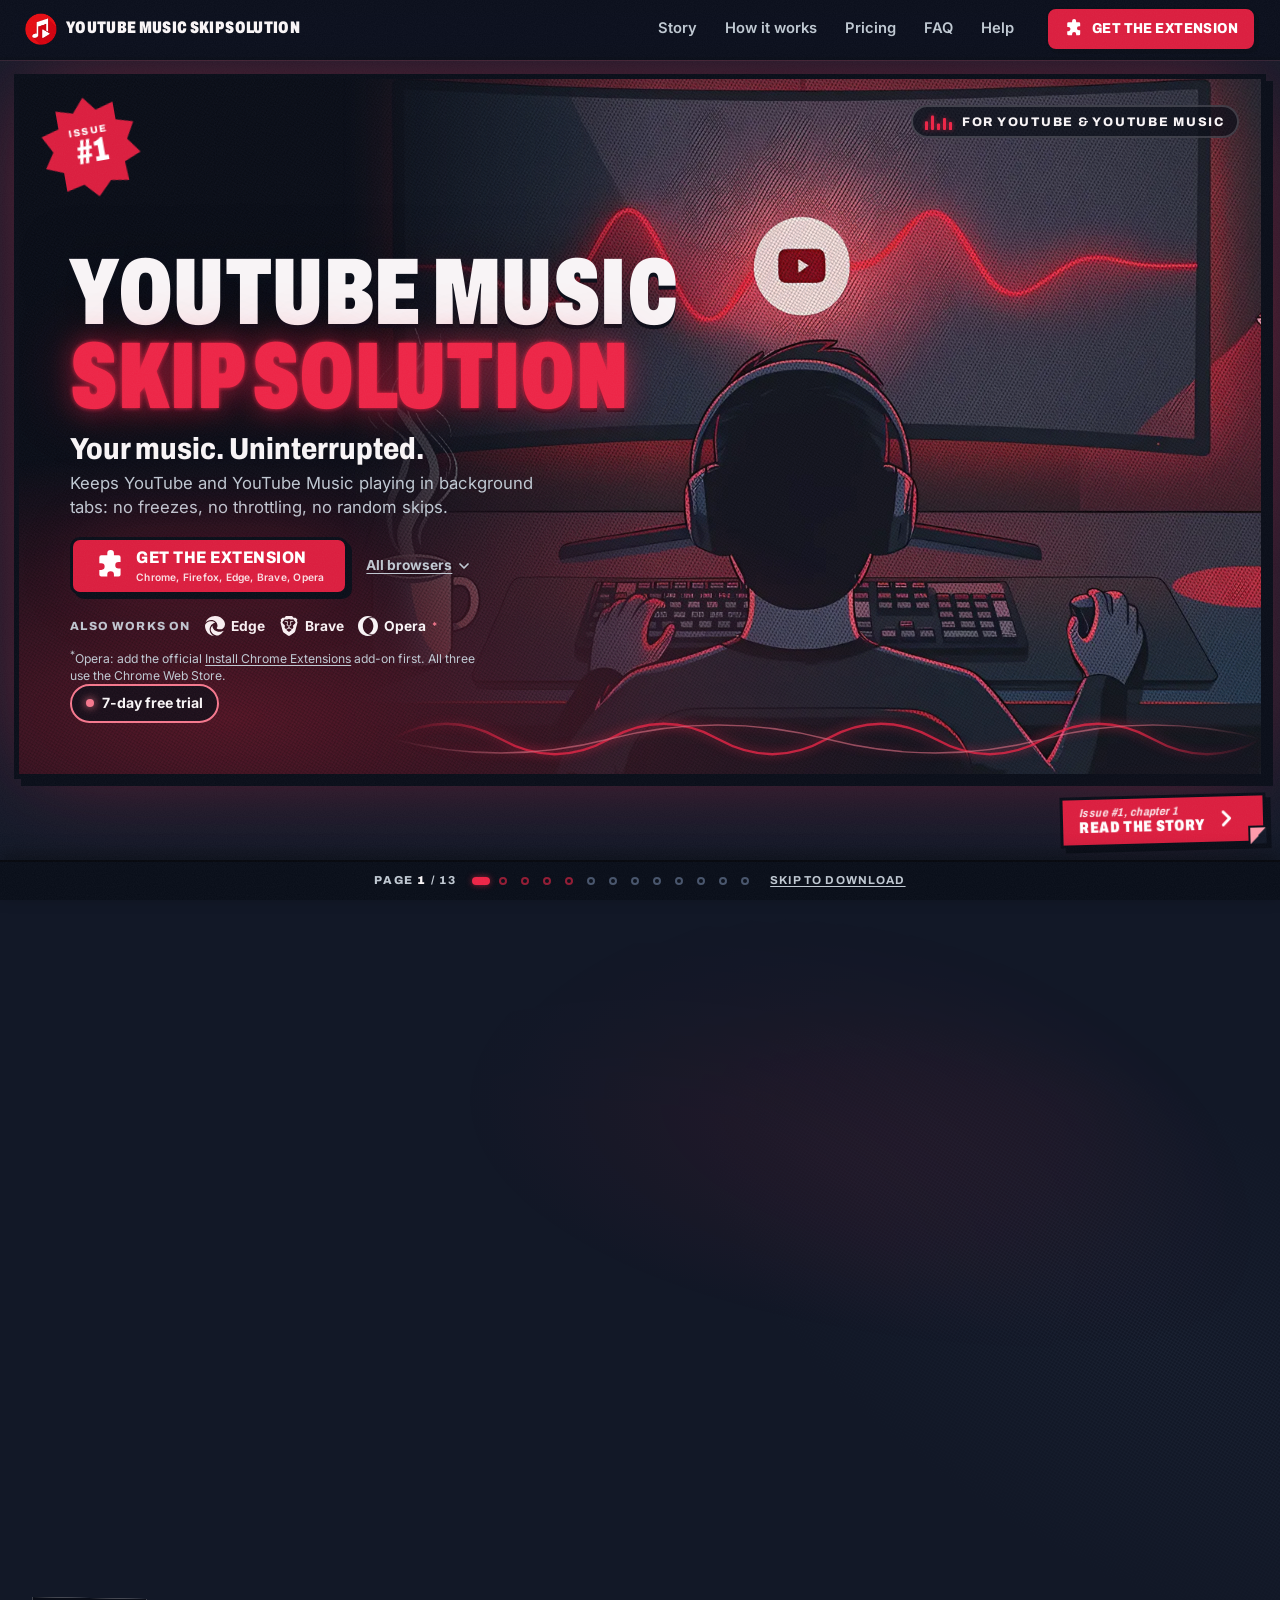
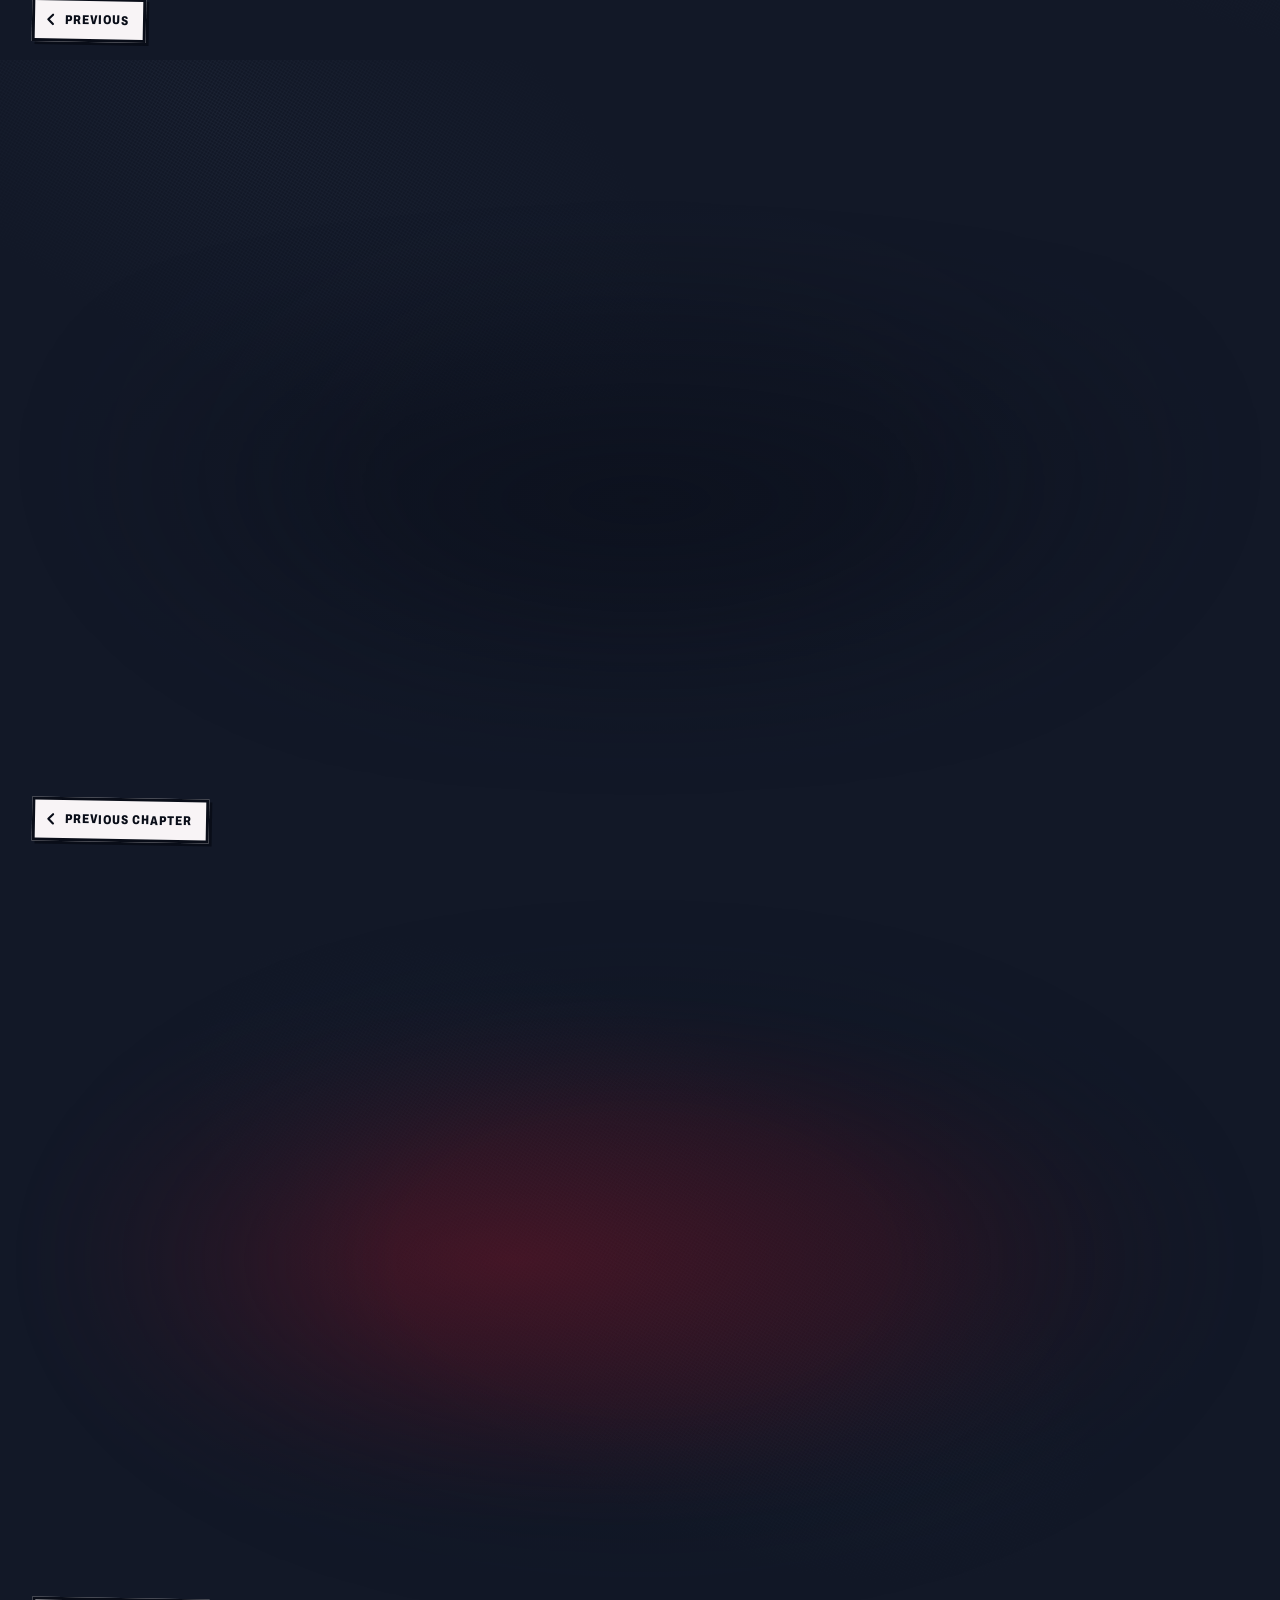
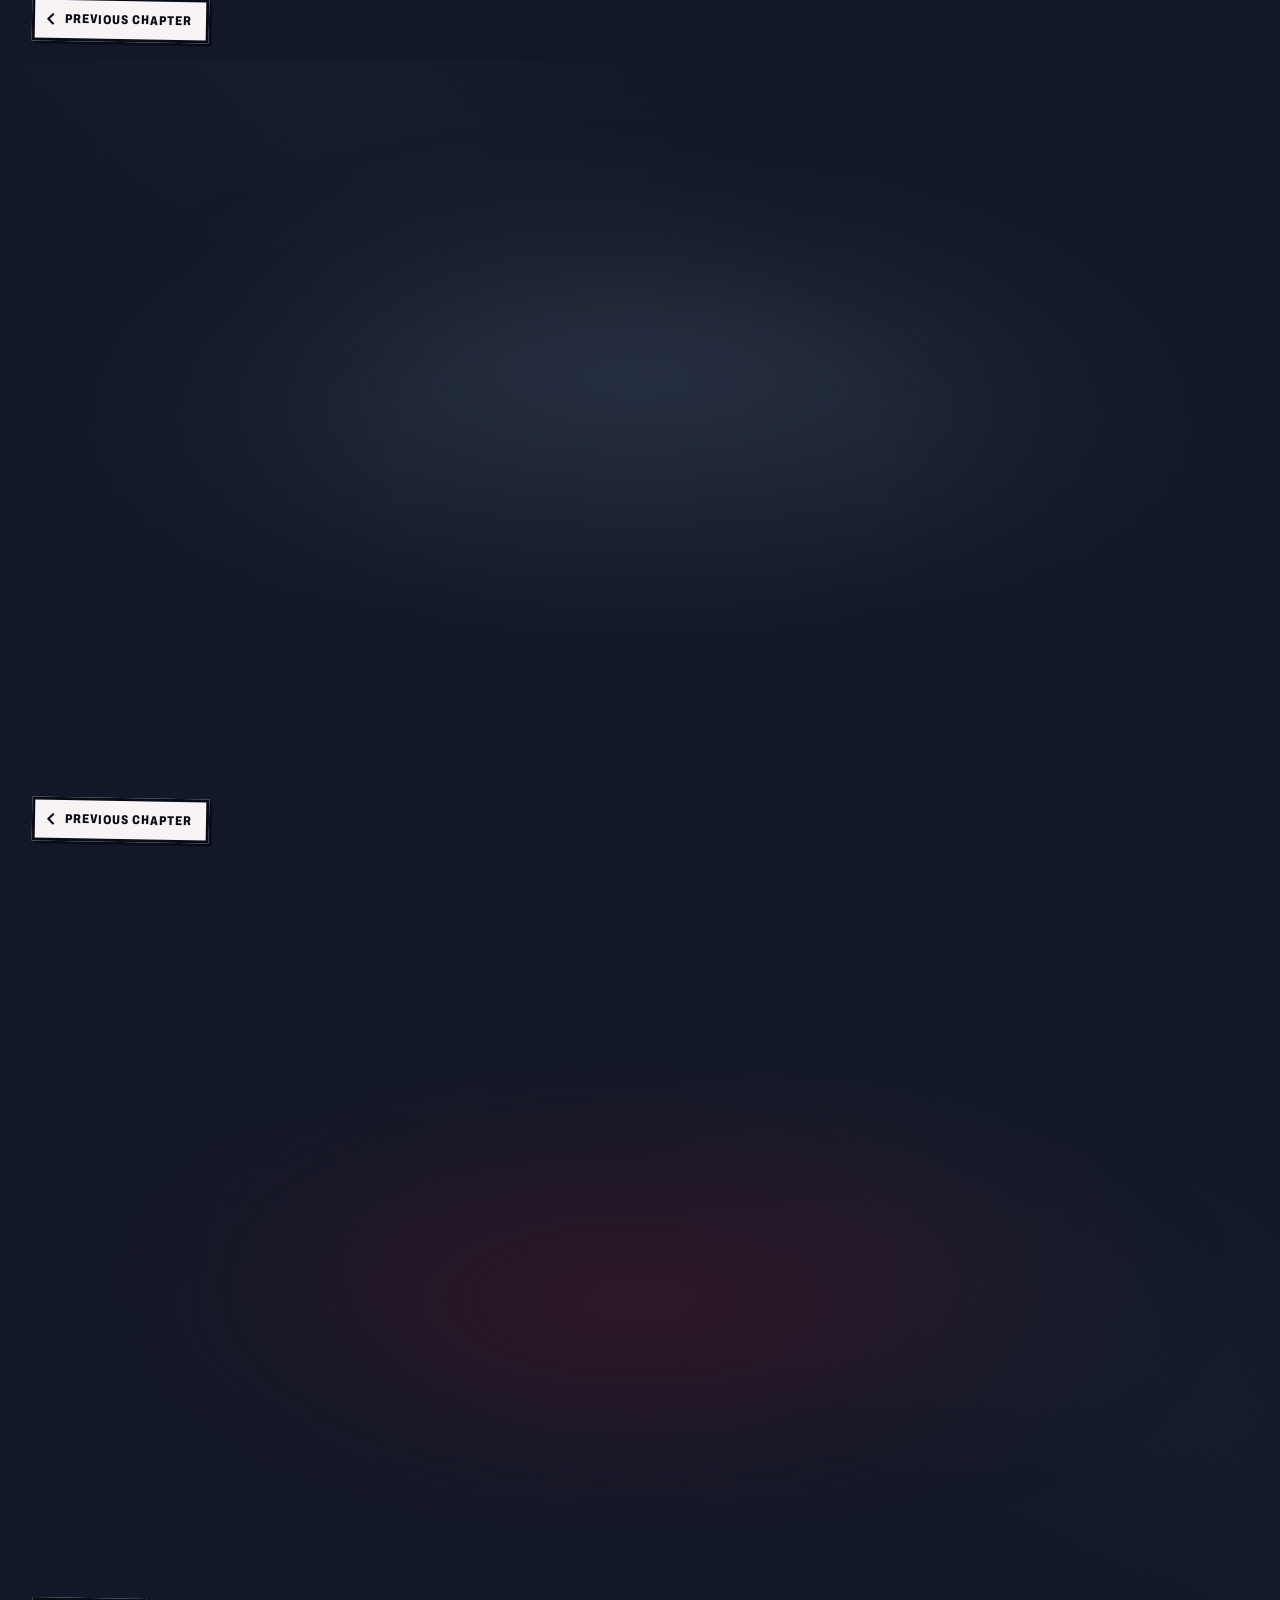
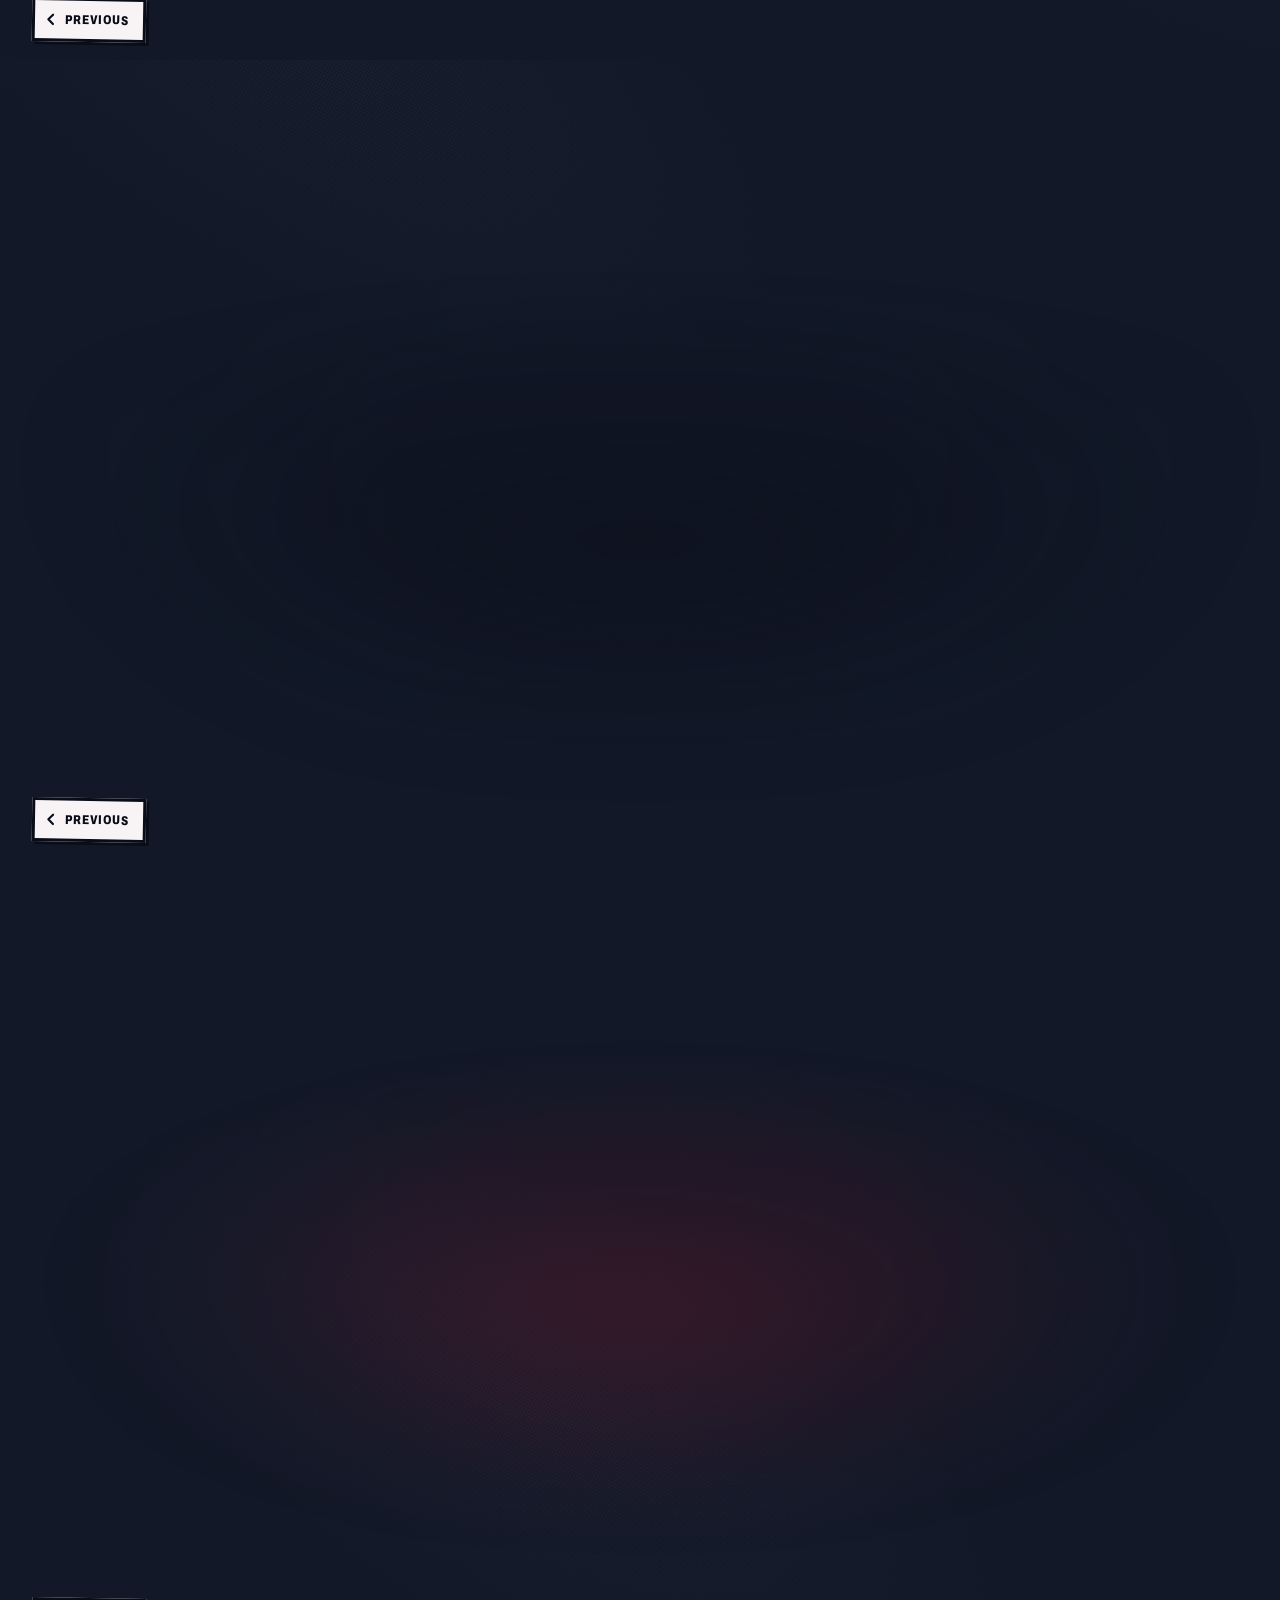
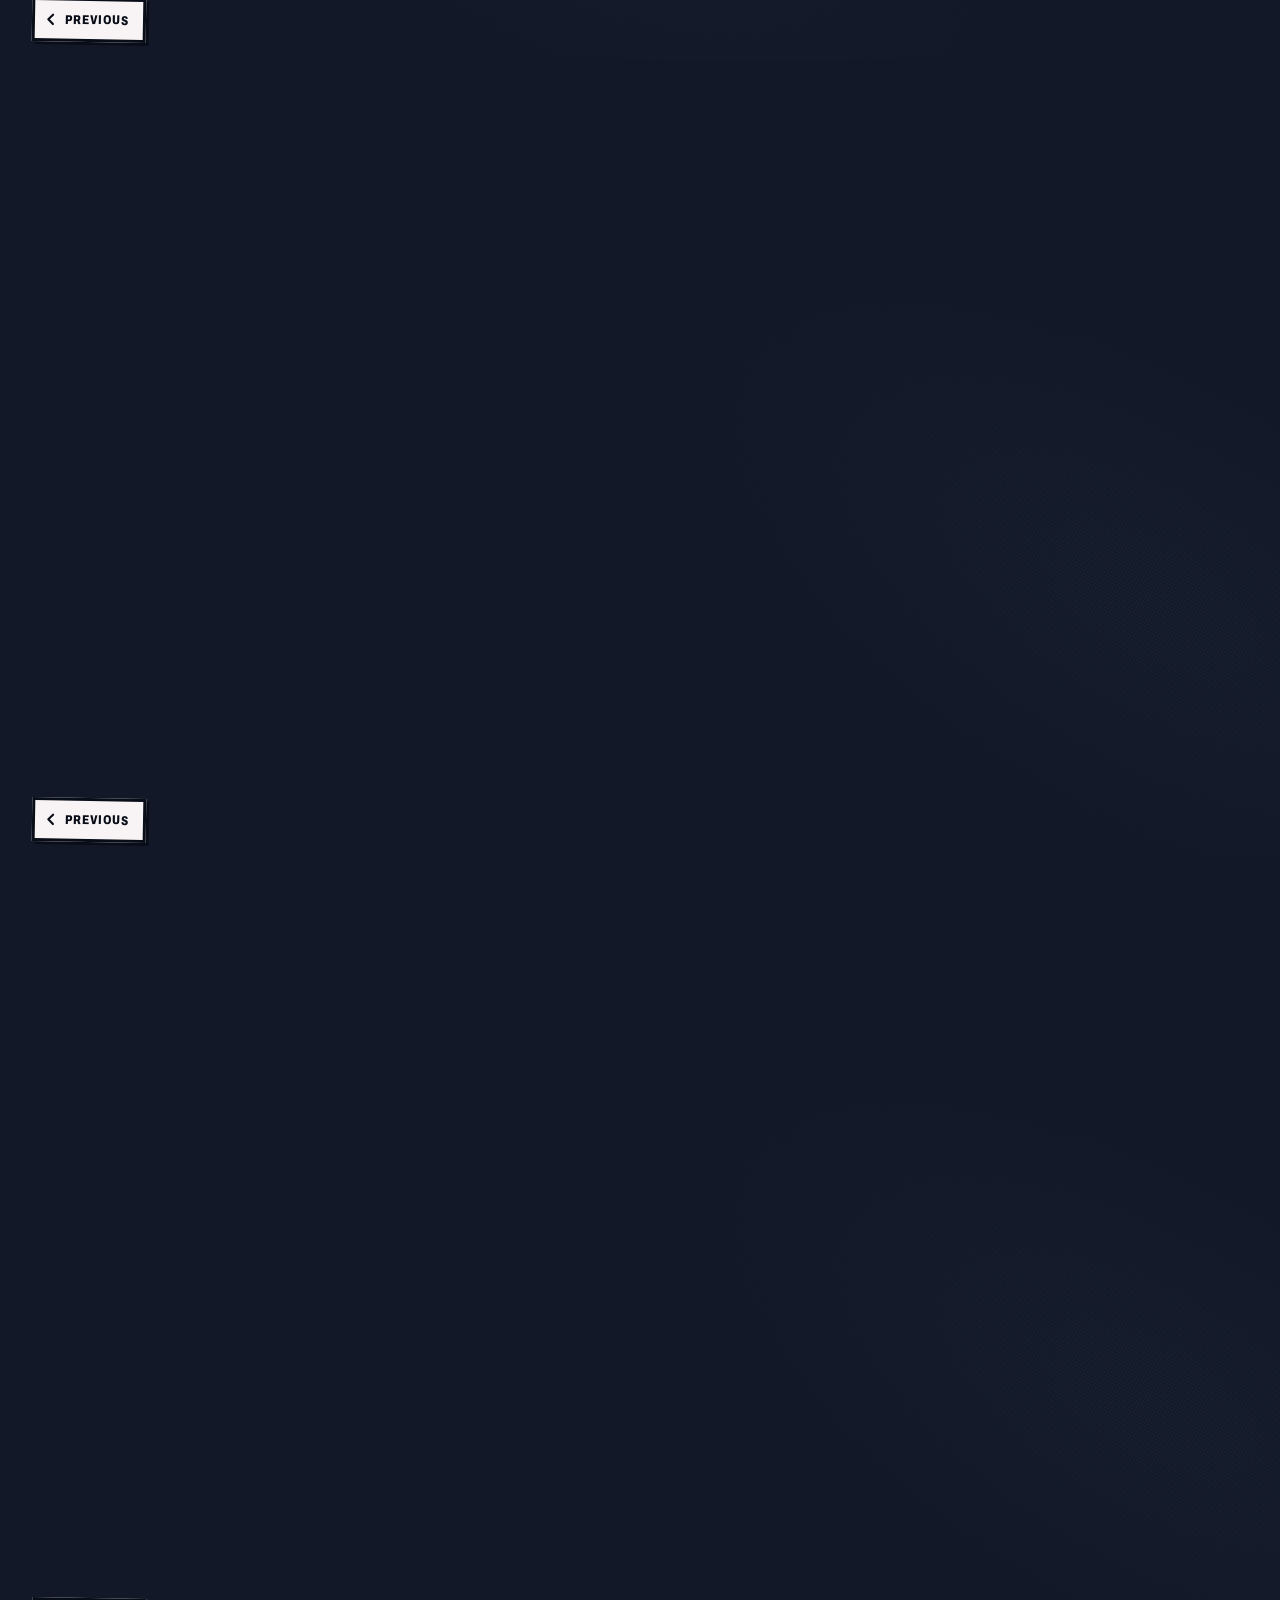
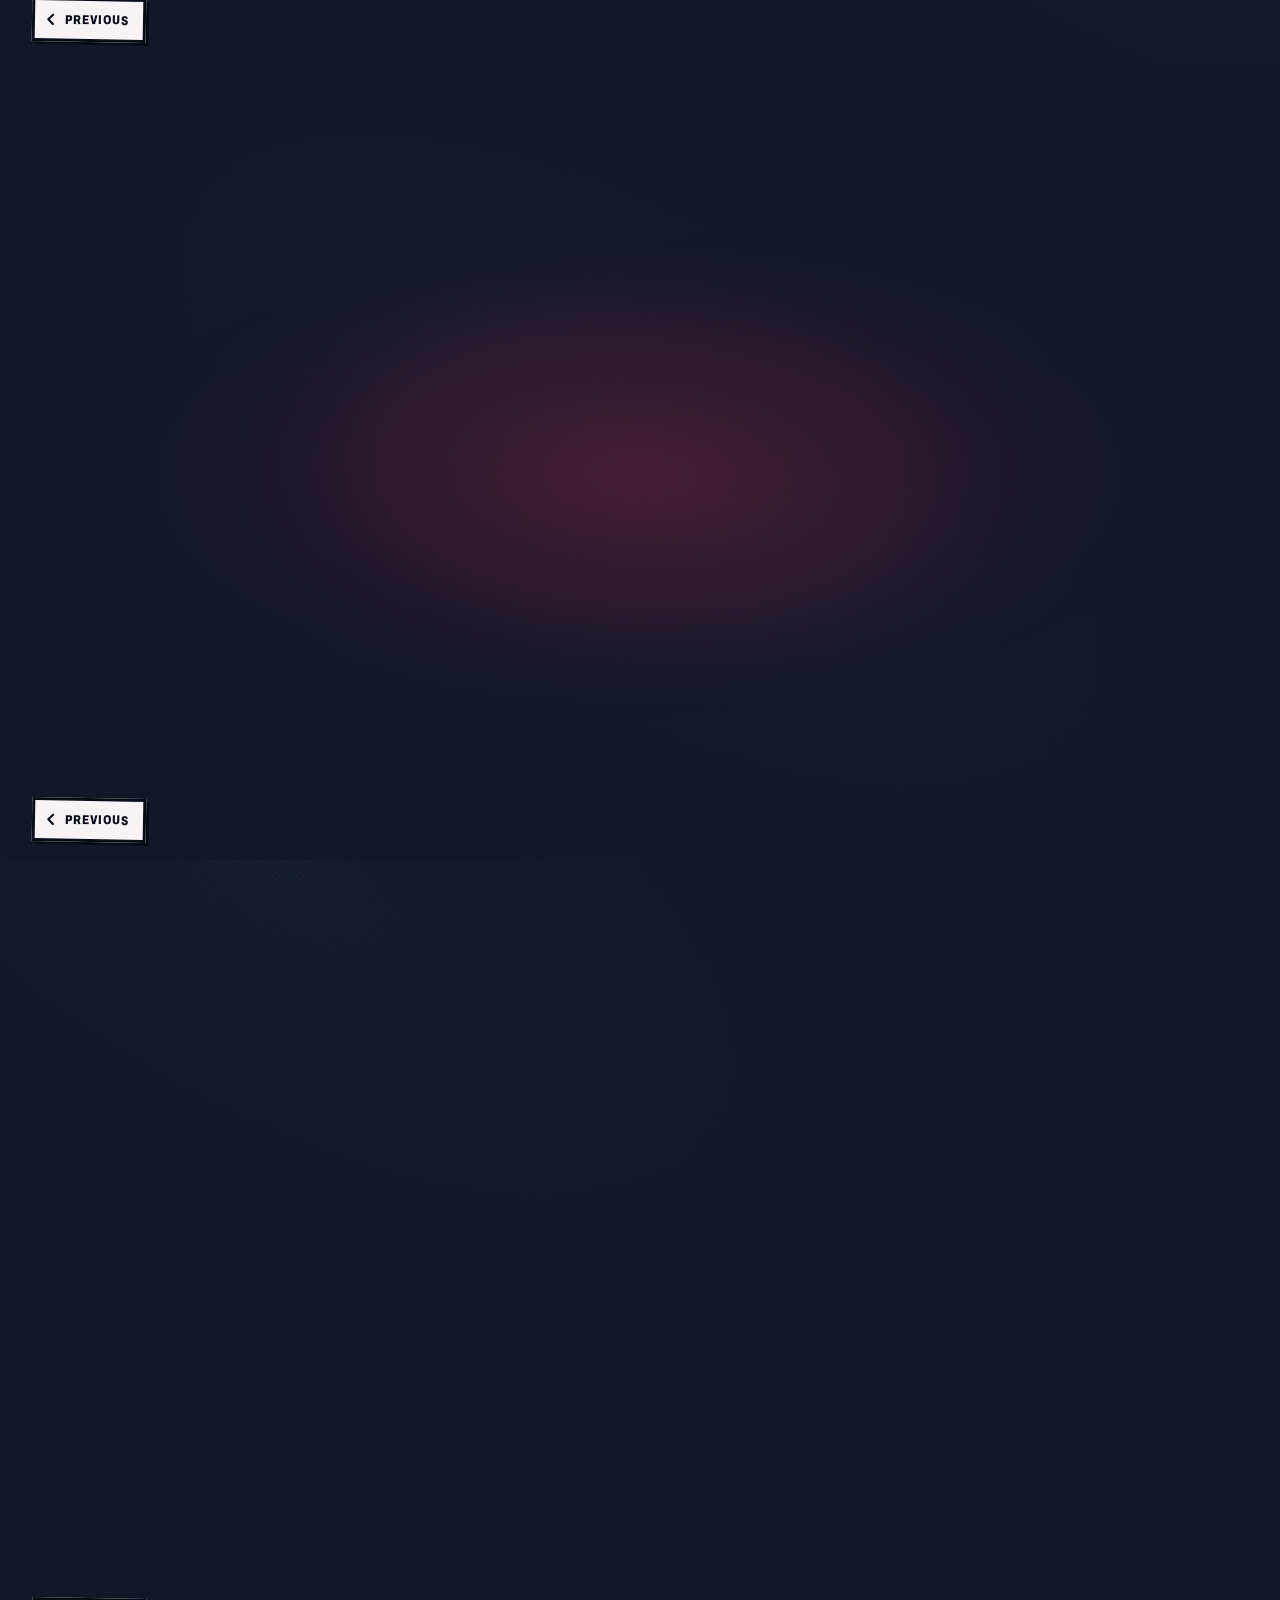
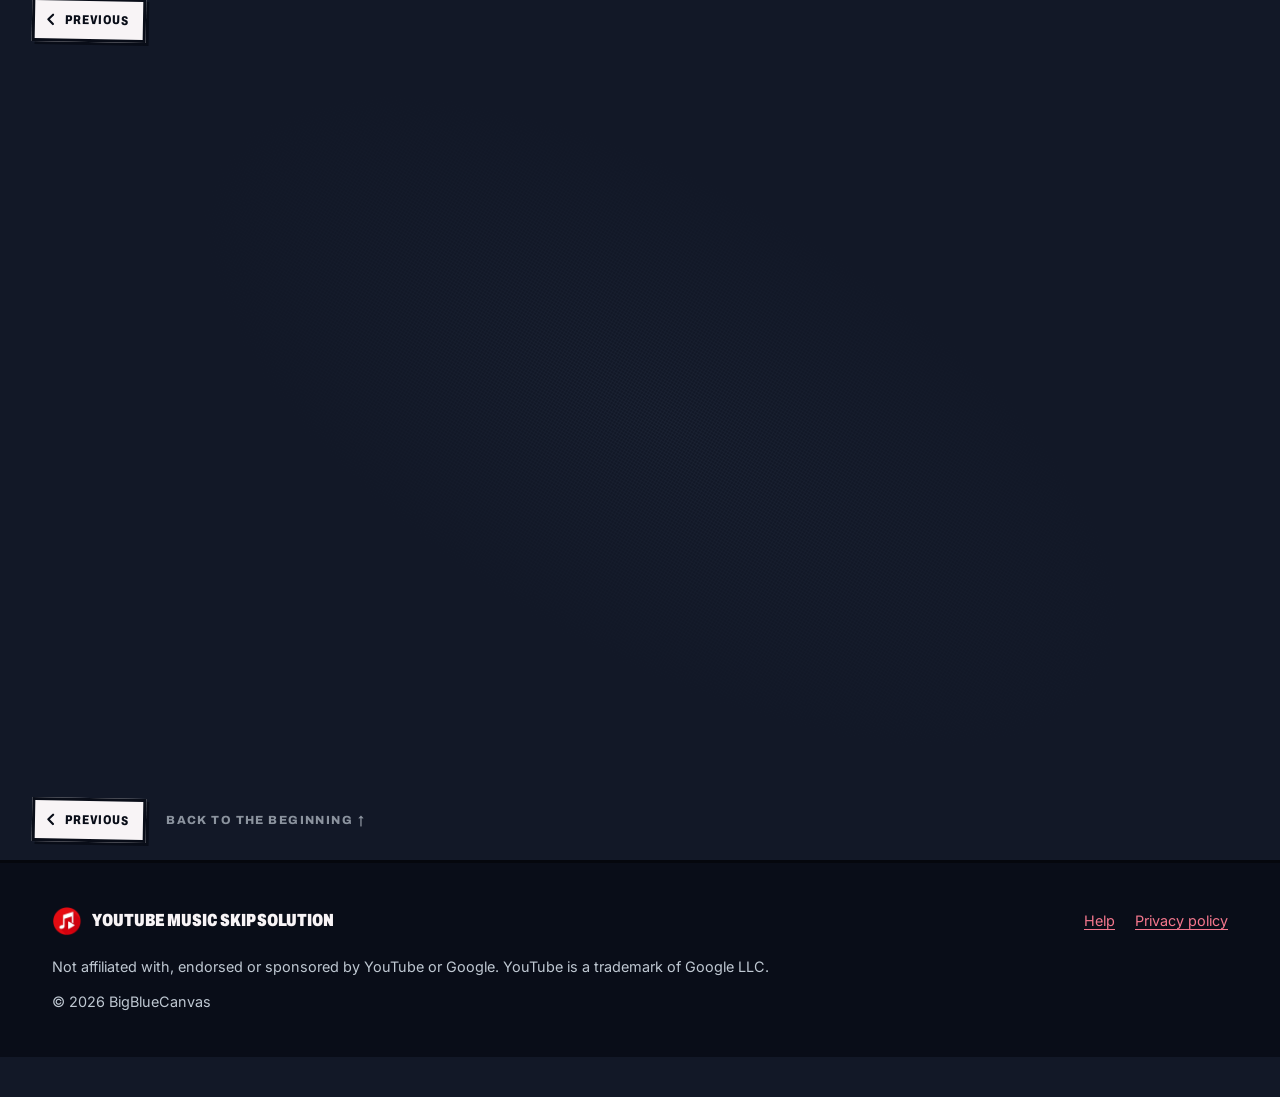
<file: index.html>
<!doctype html>
<html lang="en">
<head>
<meta charset="utf-8">
<meta name="viewport" content="width=device-width, initial-scale=1, viewport-fit=cover">
<title>Stop YouTube Music Skipping &amp; Pausing | Skip Solution</title>
<meta name="description" content="YouTube Music keeps skipping songs or pausing in a background tab? This Chrome, Firefox, Edge, Brave &amp; Opera extension stops it. 7-day free trial.">
<meta name="theme-color" content="#121827">
<!-- Domain-dependent values (canonical, hreflang, og/twitter, JSON-LD, robots.txt, sitemap.xml) are rewritten by tools/set_domain.py from CONFIG.siteUrl in js/main.js. -->
<link rel="canonical" href="https://skipnomore.site/">
<link rel="alternate" hreflang="en" href="https://skipnomore.site/">
<link rel="alternate" hreflang="x-default" href="https://skipnomore.site/">
<meta property="og:type" content="website">
<meta property="og:site_name" content="YouTube Music Skip Solution">
<meta property="og:locale" content="en_US">
<meta property="og:title" content="Stop YouTube Music skipping &amp; pausing in background tabs">
<meta property="og:description" content="Keeps YouTube and YouTube Music playing in background tabs. No random skips, no freezes, no &ldquo;Video paused. Continue watching?&rdquo;.">
<meta property="og:url" content="https://skipnomore.site/">
<meta property="og:image" content="https://skipnomore.site/assets/img/og-image.jpg">
<meta property="og:image:width" content="1200">
<meta property="og:image:height" content="630">
<meta property="og:image:alt" content="YouTube Music Skip Solution: Your music. Uninterrupted.">
<meta name="twitter:card" content="summary_large_image">
<meta name="twitter:title" content="Stop YouTube Music skipping &amp; pausing">
<meta name="twitter:description" content="Keeps YouTube and YouTube Music playing in background tabs. No random skips, no freezes, no pause prompts.">
<meta name="twitter:image" content="https://skipnomore.site/assets/img/og-image.jpg">
<link rel="icon" href="favicon.ico" sizes="48x48">
<link rel="icon" type="image/png" sizes="32x32" href="assets/img/favicon-32.png?v=202611071831">
<link rel="icon" type="image/png" sizes="16x16" href="assets/img/favicon-16.png?v=202611071831">
<link rel="icon" type="image/png" sizes="192x192" href="/favicon-192.png">
<link rel="apple-touch-icon" href="assets/img/apple-touch-icon.png?v=202611071831">
<link rel="manifest" href="site.webmanifest">

<!-- Font preloads are injected only over http(s): a CORS font preload fails on file:// (fonts still load there via @font-face). -->
<script>
  document.documentElement.classList.add('js');
  if (location.protocol !== 'file:') {
    ['assets/fonts/archivo-latin-wdth-normal.woff2?v=202611071831', 'assets/fonts/inter-latin-wght-normal.woff2?v=202611071831'].forEach(function (href) {
      var l = document.createElement('link');
      l.rel = 'preload'; l.as = 'font'; l.type = 'font/woff2'; l.crossOrigin = 'anonymous'; l.href = href;
      document.head.appendChild(l);
    });
  }
</script>
<!-- ============ ANALYTICS: Umami Cloud (cookieless, no consent banner) ============
     Existing loader: empty Website ID disables analytics. Only the exact production
     hostnames below may load the tracker; local previews never load or send analytics.
     Deployment tooling lives in sibling WEBSITE_WORK/tools/. -->
<script>
  var UMAMI_WEBSITE_ID = "eec95f31-0b55-4b0c-b859-6506064d4aaf";
  var UMAMI_DOMAINS = "skipnomore.site,www.skipnomore.site";
  if (UMAMI_WEBSITE_ID && /^https?:$/.test(location.protocol) &&
      UMAMI_DOMAINS.split(',').indexOf(location.hostname.toLowerCase()) !== -1 &&
      !document.querySelector('script[src="https://cloud.umami.is/script.js"]')) {
    (function () {
      var s = document.createElement('script');
      s.defer = true;
      s.src = 'https://cloud.umami.is/script.js';
      s.setAttribute('data-website-id', UMAMI_WEBSITE_ID);
      s.setAttribute('data-domains', UMAMI_DOMAINS);
      document.head.appendChild(s);
    })();
  }
</script>
<link rel="preload" as="image" type="image/webp"
      imagesrcset="assets/img/panel-01-828.webp?v=202611071831 828w, assets/img/panel-01-1280.webp?v=202611071831 1280w, assets/img/panel-01-1920.webp?v=202611071831 1920w, assets/img/panel-01-2560.webp?v=202611071831 2560w, assets/img/panel-01-3840.webp?v=202611071831 3840w"
      imagesizes="(max-width: 699px) 250vw, (max-width: 1100px) 130vw, 110vw" fetchpriority="high">

<link rel="stylesheet" href="css/style.css?v=202611071831">

<!-- Pricing and store URLs live in CONFIG at the top of js/main.js.
     Values written in this HTML are no-JS fallbacks only. -->
<script type="application/ld+json" id="ld-app">
{
  "@context": "https://schema.org",
  "@type": "SoftwareApplication",
  "name": "YouTube Music Skip Solution",
  "applicationCategory": "BrowserApplication",
  "operatingSystem": "Chrome, Firefox, Edge, Brave, Opera",
  "description": "Browser extension that stops YouTube and YouTube Music from skipping songs, pausing in background tabs and asking \"Video paused. Continue watching?\".",
  "image": "https://skipnomore.site/assets/img/og-image.jpg",
  "url": "https://skipnomore.site/",
  "downloadUrl": [
    "https://chromewebstore.google.com/detail/youtube-music-skip-soluti/gbchceofniiamjghihdjgecmmlecogld",
    "https://addons.mozilla.org/en-US/firefox/addon/youtube-music-skip-solution/"
  ],
  "author": { "@type": "Organization", "name": "BigBlueCanvas", "@id": "https://skipnomore.site/#org" },
  "offers": [
    { "@type": "Offer", "name": "Free install with 7-day trial", "price": "0", "priceCurrency": "USD" },
    { "@type": "Offer", "name": "Lifetime unlock (one-time in-app purchase)", "price": "1.99", "priceCurrency": "USD" }
  ]
}
</script>
<script type="application/ld+json" id="ld-org">
{
  "@context": "https://schema.org",
  "@type": "Organization",
  "@id": "https://skipnomore.site/#org",
  "name": "BigBlueCanvas",
  "url": "https://skipnomore.site/",
  "logo": "https://skipnomore.site/assets/img/icon-512.png"
}
</script>
<script type="application/ld+json" id="ld-faq">
{
  "@context": "https://schema.org",
  "@type": "FAQPage",
  "mainEntity": [
    {
      "@type": "Question",
      "name": "YouTube Music keeps skipping songs. Will this fix it?",
      "acceptedAnswer": {
        "@type": "Answer",
        "text": "That’s exactly what it’s for. When YouTube Music plays in a background tab, the browser can throttle or unload the tab and the playlist starts jumping to the next track again and again. The extension keeps the tab awake so the current song plays to the end."
      }
    },
    {
      "@type": "Question",
      "name": "Why does YouTube pause in a background tab and ask “Video paused. Continue watching?”",
      "acceptedAnswer": {
        "@type": "Answer",
        "text": "YouTube shows that prompt when it thinks nobody is listening, and browsers slow down tabs you’re not looking at. Skip Solution answers the prompt automatically and stops the throttling, so YouTube Music stops stopping."
      }
    },
    {
      "@type": "Question",
      "name": "Does it work with YouTube Music?",
      "acceptedAnswer": {
        "@type": "Answer",
        "text": "Yes. It works on both YouTube and YouTube Music: it keeps playback going in background tabs, answers the “Continue watching?” prompt for you, and stops the automatic track-skipping and tab-unloading bugs."
      }
    },
    {
      "@type": "Question",
      "name": "Does it collect my data?",
      "acceptedAnswer": {
        "@type": "Answer",
        "text": "No. No personal data, browsing history or analytics are collected. Page URLs are checked locally, on your device, only to detect youtube.com. Payments are handled by ExtensionPay and Stripe. Permissions used: storage, scripting, youtube.com and extensionpay.com. Read the full privacy policy."
      }
    },
    {
      "@type": "Question",
      "name": "What happens after the trial?",
      "acceptedAnswer": {
        "@type": "Answer",
        "text": "Install free. Your 7-day trial starts automatically—no email or card. After that, unlock lifetime access for $1.99 once. No automatic charge. No subscription. Payment runs through ExtensionPay with Stripe."
      }
    },
    {
      "@type": "Question",
      "name": "Does it work on Microsoft Edge, Brave or Opera?",
      "acceptedAnswer": {
        "@type": "Answer",
        "text": "Yes. They are Chromium browsers and install the Chrome version from the Chrome Web Store: Edge: open the Chrome Web Store page, click “Allow extensions from other stores” when Edge asks, then “Get” / “Add to Chrome”. Brave: open the Chrome Web Store page and click “Add to Brave” / “Add to Chrome”. Opera: first install Opera’s official Install Chrome Extensions add-on, then open the Chrome Web Store page and click “Add to Opera”."
      }
    },
    {
      "@type": "Question",
      "name": "Does it work on Firefox for Android?",
      "acceptedAnswer": {
        "@type": "Answer",
        "text": "Yes, on Firefox for Android 142 or newer. Install it from Firefox Add-ons, the same as on desktop."
      }
    },
    {
      "@type": "Question",
      "name": "Does it use much battery or CPU?",
      "acceptedAnswer": {
        "@type": "Answer",
        "text": "No. It’s lightweight and only runs on YouTube tabs."
      }
    }
  ]
}
</script>
</head>
<body>
<!-- Browser logos, monochrome. Chrome, Firefox, Edge: Bootstrap Icons (MIT, (c) The Bootstrap Authors).
     Brave, Opera: Simple Icons (CC0). Used only to label links to official stores. -->
<svg class="sprite" aria-hidden="true" focusable="false" width="0" height="0">
  <symbol id="mark-chrome" viewBox="0 0 16 16"><path fill="currentColor" fill-rule="evenodd" d="M16 8a8 8 0 0 1-7.022 7.94l1.902-7.098a3 3 0 0 0 .05-1.492A3 3 0 0 0 10.237 6h5.511A8 8 0 0 1 16 8M0 8a8 8 0 0 0 7.927 8l1.426-5.321a3 3 0 0 1-.723.255 3 3 0 0 1-1.743-.147 3 3 0 0 1-1.043-.7L.633 4.876A8 8 0 0 0 0 8m5.004-.167L1.108 3.936A8.003 8.003 0 0 1 15.418 5H8.066a3 3 0 0 0-1.252.243 2.99 2.99 0 0 0-1.81 2.59M8 10a2 2 0 1 0 0-4 2 2 0 0 0 0 4"/></symbol>
  <symbol id="mark-firefox" viewBox="0 0 16 16"><path fill="currentColor" d="M13.384 3.408c.535.276 1.22 1.152 1.556 1.963a8 8 0 0 1 .503 3.897l-.009.077-.026.224A7.758 7.758 0 0 1 .006 8.257v-.04q.025-.545.114-1.082c.01-.074.075-.42.09-.489l.01-.051a6.6 6.6 0 0 1 1.041-2.35q.327-.465.725-.87.35-.358.758-.65a1.5 1.5 0 0 1 .26-.137c-.018.268-.04 1.553.268 1.943h.003a5.7 5.7 0 0 1 1.868-1.443 3.6 3.6 0 0 0 .021 1.896q.105.07.2.152c.107.09.226.207.454.433l.068.066.009.009a2 2 0 0 0 .213.18c.383.287.943.563 1.306.741.201.1.342.168.359.193l.004.008c-.012.193-.695.858-.933.858-2.206 0-2.564 1.335-2.564 1.335.087.997.714 1.839 1.517 2.357a4 4 0 0 0 .439.241q.114.05.228.094c.325.115.665.18 1.01.194 3.043.143 4.155-2.804 3.129-4.745v-.001a3 3 0 0 0-.731-.9 3 3 0 0 0-.571-.37l-.003-.002a2.68 2.68 0 0 1 1.87.454 3.92 3.92 0 0 0-3.396-1.983q-.116.001-.23.01l-.042.003V4.31h-.002a4 4 0 0 0-.8.14 7 7 0 0 0-.333-.314 2 2 0 0 0-.2-.152 4 4 0 0 1-.088-.383 5 5 0 0 1 1.352-.289l.05-.003c.052-.004.125-.01.205-.012C7.996 2.212 8.733.843 10.17.002l-.003.005.003-.001.002-.002h.002l.002-.002h.015a.02.02 0 0 1 .012.007 2.4 2.4 0 0 0 .206.48q.09.153.183.297c.49.774 1.023 1.379 1.543 1.968.771.874 1.512 1.715 2.036 3.02l-.001-.013a8 8 0 0 0-.786-2.353"/></symbol>
  <symbol id="mark-edge" viewBox="0 0 16 16"><path fill="currentColor" d="M9.482 9.341c-.069.062-.17.153-.17.309 0 .162.107.325.3.456.877.613 2.521.54 2.592.538h.002c.667 0 1.32-.18 1.894-.519A3.84 3.84 0 0 0 16 6.819c.018-1.316-.44-2.218-.666-2.664l-.04-.08C13.963 1.487 11.106 0 8 0A8 8 0 0 0 .473 5.29C1.488 4.048 3.183 3.262 5 3.262c2.83 0 5.01 1.885 5.01 4.797h-.004v.002c0 .338-.168.832-.487 1.244l.006-.006z"/><path fill="currentColor" d="M.01 7.753a8.14 8.14 0 0 0 .753 3.641 8 8 0 0 0 6.495 4.564 5 5 0 0 1-.785-.377h-.01l-.12-.075a5.5 5.5 0 0 1-1.56-1.463A5.543 5.543 0 0 1 6.81 5.8l.01-.004.025-.012c.208-.098.62-.292 1.167-.285q.194.001.384.033a4 4 0 0 0-.993-.698l-.01-.005C6.348 4.282 5.199 4.263 5 4.263c-2.44 0-4.824 1.634-4.99 3.49m10.263 7.912q.133-.04.265-.084-.153.047-.307.086z"/><path fill="currentColor" d="M10.228 15.667a5 5 0 0 0 .303-.086l.082-.025a8.02 8.02 0 0 0 4.162-3.3.25.25 0 0 0-.331-.35q-.322.168-.663.294a6.4 6.4 0 0 1-2.243.4c-2.957 0-5.532-2.031-5.532-4.644q.003-.203.046-.399a4.54 4.54 0 0 0-.46 5.898l.003.005c.315.441.707.821 1.158 1.121h.003l.144.09c.877.55 1.721 1.078 3.328.996"/></symbol>
  <symbol id="mark-brave" viewBox="0 0 24 24"><path fill="currentColor" d="M15.68 0l2.096 2.38s1.84-.512 2.709.358c.868.87 1.584 1.638 1.584 1.638l-.562 1.381.715 2.047s-2.104 7.98-2.35 8.955c-.486 1.919-.818 2.66-2.198 3.633-1.38.972-3.884 2.66-4.293 2.916-.409.256-.92.692-1.38.692-.46 0-.97-.436-1.38-.692a185.796 185.796 0 01-4.293-2.916c-1.38-.973-1.712-1.714-2.197-3.633-.247-.975-2.351-8.955-2.351-8.955l.715-2.047-.562-1.381s.716-.768 1.585-1.638c.868-.87 2.708-.358 2.708-.358L8.321 0h7.36zm-3.679 14.936c-.14 0-1.038.317-1.758.69-.72.373-1.242.637-1.409.742-.167.104-.065.301.087.409.152.107 2.194 1.69 2.393 1.866.198.175.489.464.687.464.198 0 .49-.29.688-.464.198-.175 2.24-1.759 2.392-1.866.152-.108.254-.305.087-.41-.167-.104-.689-.368-1.41-.741-.72-.373-1.617-.69-1.757-.69zm0-11.278s-.409.001-1.022.206-1.278.46-1.584.46c-.307 0-2.581-.434-2.581-.434S4.119 7.152 4.119 7.849c0 .697.339.881.68 1.243l2.02 2.149c.192.203.59.511.356 1.066-.235.555-.58 1.26-.196 1.977.384.716 1.042 1.194 1.464 1.115.421-.08 1.412-.598 1.776-.834.364-.237 1.518-1.19 1.518-1.554 0-.365-1.193-1.02-1.413-1.168-.22-.15-1.226-.725-1.247-.95-.02-.227-.012-.293.284-.851.297-.559.831-1.304.742-1.8-.089-.495-.95-.753-1.565-.986-.615-.232-1.799-.671-1.947-.74-.148-.068-.11-.133.339-.175.448-.043 1.719-.212 2.292-.052.573.16 1.552.403 1.632.532.079.13.149.134.067.579-.081.445-.5 2.581-.541 2.96-.04.38-.12.63.288.724.409.094 1.097.256 1.333.256s.924-.162 1.333-.256c.408-.093.329-.344.288-.723-.04-.38-.46-2.516-.541-2.961-.082-.445-.012-.45.067-.579.08-.129 1.059-.372 1.632-.532.573-.16 1.845.009 2.292.052.449.042.487.107.339.175-.148.069-1.332.508-1.947.74-.615.233-1.476.49-1.565.986-.09.496.445 1.241.742 1.8.297.558.304.624.284.85-.02.226-1.026.802-1.247.95-.22.15-1.413.804-1.413 1.169 0 .364 1.154 1.317 1.518 1.554.364.236 1.355.755 1.776.834.422.079 1.08-.4 1.464-1.115.384-.716.039-1.422-.195-1.977-.235-.555.163-.863.355-1.066l2.02-2.149c.341-.362.68-.546.68-1.243 0-.697-2.695-3.96-2.695-3.96s-2.274.436-2.58.436c-.307 0-.972-.256-1.585-.461-.613-.205-1.022-.206-1.022-.206z"/></symbol>
  <symbol id="mark-ext" viewBox="0 0 24 24"><path fill="currentColor" d="M10 2.5a2.5 2.5 0 0 1 5 0V4h3.5A1.5 1.5 0 0 1 20 5.5V9h-1.5a2.5 2.5 0 0 0 0 5H20v4.5a1.5 1.5 0 0 1-1.5 1.5H15v-1.5a2.5 2.5 0 0 0-5 0V20H5.5A1.5 1.5 0 0 1 4 18.5V15h1.5a2.5 2.5 0 0 0 0-5H4V5.5A1.5 1.5 0 0 1 5.5 4H10z"/></symbol>
  <symbol id="mark-opera" viewBox="0 0 24 24"><path fill="currentColor" d="M8.051 5.238c-1.328 1.566-2.186 3.883-2.246 6.48v.564c.061 2.598.918 4.912 2.246 6.479 1.721 2.236 4.279 3.654 7.139 3.654 1.756 0 3.4-.537 4.807-1.471C17.879 22.846 15.074 24 12 24c-.192 0-.383-.004-.57-.014C5.064 23.689 0 18.436 0 12 0 5.371 5.373 0 12 0h.045c3.055.012 5.84 1.166 7.953 3.055-1.408-.93-3.051-1.471-4.81-1.471-2.858 0-5.417 1.42-7.14 3.654h.003zM24 12c0 3.556-1.545 6.748-4.002 8.945-3.078 1.5-5.946.451-6.896-.205 3.023-.664 5.307-4.32 5.307-8.74 0-4.422-2.283-8.075-5.307-8.74.949-.654 3.818-1.703 6.896-.205C22.455 5.25 24 8.445 24 12z"/></symbol>
</svg>
<a class="skip-link" href="#main">Skip to content</a>

<!-- ============ NAV ============ -->
<header class="nav" id="top">
  <div class="nav__inner">
    <a class="brand" href="#cover" aria-label="YouTube Music Skip Solution, back to top">
      <img src="assets/img/icon-128.png?v=202611071831" width="128" height="128" alt="" class="brand__logo">
      <span class="brand__name" aria-hidden="true"><span class="brand__yt">YouTube Music </span>Skip Solution</span>
    </a>
    <nav class="nav__links" id="nav-links" aria-label="Main">
      <a href="#chapter-1">Story</a>
      <a href="#how">How it works</a>
      <a href="#pricing">Pricing</a>
      <a href="#faq">FAQ</a>
      <a href="/help/">Help</a>
    </nav>
    <a class="btn btn--nav btn--auto" href="#download" data-store="auto" data-section="nav"><svg class="btn__mark" aria-hidden="true"><use href="#mark-ext"/></svg><span class="btn__label">Get the extension</span><span class="btn__short">Get it</span></a>
    <button class="nav__menu" type="button" aria-expanded="false" aria-controls="nav-links">
      <span class="sr-only">Menu</span>
      <svg viewBox="0 0 24 24" aria-hidden="true"><path d="M4 7h16M4 12h16M4 17h16"/></svg>
    </button>
  </div>
</header>

<main id="main">

<!-- ============ COVER ============ -->
<section class="cover" id="cover" aria-labelledby="cover-title" data-page data-title="Cover" tabindex="-1">
<div class="page page--cover">
  <div class="cover__frame" data-tilt>
    <div class="cover__art" data-tilt-layer="-1">
      <picture data-img="panel-01" data-sizes="(max-width: 699px) 250vw, (max-width: 1100px) 130vw, 110vw"><source type="image/webp" srcset="assets/img/panel-01-828.webp?v=202611071831 828w, assets/img/panel-01-1280.webp?v=202611071831 1280w, assets/img/panel-01-1920.webp?v=202611071831 1920w, assets/img/panel-01-2560.webp?v=202611071831 2560w, assets/img/panel-01-3840.webp?v=202611071831 3840w" sizes="(max-width: 699px) 250vw, (max-width: 1100px) 130vw, 110vw"><img fetchpriority="high" decoding="async"
             alt="Comic cover art: a listener in headphones at a calm desk, a big play button glowing on the monitor." src="assets/img/panel-01-828.jpg?v=202611071831" srcset="assets/img/panel-01-828.jpg?v=202611071831 828w, assets/img/panel-01-1280.jpg?v=202611071831 1280w, assets/img/panel-01-1920.jpg?v=202611071831 1920w, assets/img/panel-01-2560.jpg?v=202611071831 2560w, assets/img/panel-01-3840.jpg?v=202611071831 3840w" sizes="(max-width: 699px) 250vw, (max-width: 1100px) 130vw, 110vw" width="3840" height="1926"></picture>
    </div>
    <div class="cover__wave" aria-hidden="true">
      <svg class="wave-scroll" viewBox="0 0 800 60" preserveAspectRatio="none">
        <path d="M0 30 Q 25 4 50 30 T 100 30 T 150 30 T 200 30 T 250 30 T 300 30 T 350 30 T 400 30 T 450 30 T 500 30 T 550 30 T 600 30 T 650 30 T 700 30 T 750 30 T 800 30"/>
        <path class="wave-2" d="M0 30 Q 50 54 100 30 T 200 30 T 300 30 T 400 30 T 500 30 T 600 30 T 700 30 T 800 30"/>
      </svg>
    </div>

    <div class="cover__top">
      <p class="issue" aria-label="Issue number 1"><span>Issue</span><b>#1</b></p>
      <p class="cover__kicker">
        <span class="eq" aria-hidden="true"><i></i><i></i><i></i><i></i><i></i></span>
        For YouTube &amp; YouTube Music
      </p>
    </div>

    <div class="cover__body" data-tilt-layer="1">
      <h1 class="display cover__title" id="cover-title">
        <span class="hl-white">YouTube Music</span>
        <span class="hl-red">Skip Solution</span>
      </h1>
      <p class="cover__tagline">Your music. Uninterrupted.</p>
      <p class="cover__sub">Keeps YouTube and YouTube Music playing in background tabs: no freezes, no throttling, no random skips.</p>
      <div class="store-row cta-row">
        <a class="btn btn--store is-primary btn--auto" href="#download" data-store="auto" data-section="hero">
          <svg class="btn__mark" aria-hidden="true"><use href="#mark-ext"/></svg>
          <span class="btn__txt"><span class="btn__label">Get the extension</span><span class="btn__sub">Chrome, Firefox, Edge, Brave, Opera</span></span>
        </a>
        <a class="cta-alt" href="#download">All browsers <svg viewBox="0 0 24 24" aria-hidden="true"><path d="M6 9l6 6 6-6"/></svg></a>
      </div>
    <p class="also"><span class="also__lead">Also works on</span><a href="https://chromewebstore.google.com/detail/youtube-music-skip-soluti/gbchceofniiamjghihdjgecmmlecogld?utm_source=website&amp;utm_medium=also-works&amp;utm_content=edge-hero" data-store="chrome" data-section="hero" data-also="edge" data-umami-event="store-click" data-umami-event-store="edge" data-umami-event-section="also-works"><svg aria-hidden="true"><use href="#mark-edge"/></svg>Edge</a><a href="https://chromewebstore.google.com/detail/youtube-music-skip-soluti/gbchceofniiamjghihdjgecmmlecogld?utm_source=website&amp;utm_medium=also-works&amp;utm_content=brave-hero" data-store="chrome" data-section="hero" data-also="brave" data-umami-event="store-click" data-umami-event-store="brave" data-umami-event-section="also-works"><svg aria-hidden="true"><use href="#mark-brave"/></svg>Brave</a><a href="https://chromewebstore.google.com/detail/youtube-music-skip-soluti/gbchceofniiamjghihdjgecmmlecogld?utm_source=website&amp;utm_medium=also-works&amp;utm_content=opera-hero" data-store="chrome" data-section="hero" data-also="opera" aria-describedby="opera-note-hero" data-umami-event="store-click" data-umami-event-store="opera" data-umami-event-section="also-works"><svg aria-hidden="true"><use href="#mark-opera"/></svg>Opera<sup>*</sup></a></p>
      <p class="also__note" id="opera-note-hero"><sup>*</sup>Opera: add the official <a href="https://addons.opera.com/en/extensions/details/install-chrome-extensions/">Install Chrome Extensions</a> add-on first. All three use the Chrome Web Store.</p>
      <p class="chip"><span class="chip__dot" aria-hidden="true"></span><span><span data-cfg="trial-days">7</span>-day free trial</span></p>
    </div>
  </div>
  <div class="page__foot">
    <a class="next-tab" href="#chapter-1" data-next><span class="next-tab__kicker">Issue #1, chapter 1</span><span class="next-tab__label">Read the story</span><svg class="next-tab__chev" viewBox="0 0 24 24" aria-hidden="true"><path d="M9 5l7 7-7 7"/></svg></a>
  </div>
</div>
</section>

<!-- ============ STORY ============ -->
<!-- Each chapter is one centred comic page (fits one viewport). With JS it builds itself
     beat by beat (data-beat order; timing in CHAPTER_PACING in js/main.js) after one click on
     the previous chapter's "Next chapter" tab, or when scrolled into view. Reduced motion and
     no JS: every beat is shown at once and the tabs are plain anchor links. -->
<div id="story" class="story">

  <!-- Chapter 1 -->
  <section class="chapter ch1" id="chapter-1" aria-labelledby="ch1-title" data-chapter data-page data-title="Ch. 1: Starting the day" tabindex="-1">
    <div class="page">
      <header class="page__head" data-reveal="slide" data-beat="0">
        <p class="chapter__no">Chapter 1</p>
        <h2 class="display chapter__title" id="ch1-title"><span class="hl-white">Starting</span> <span class="hl-red">the day</span></h2>
      </header>
      <div class="page__stage">
        <div class="page__grid ch1__grid">
          <figure class="panel p-wide" data-reveal="ink" data-beat="1">
            <div class="panel__art" data-hover>
              <picture data-img="panel-01" data-sizes="(min-width: 700px) 74vw, 100vw"><source type="image/webp" srcset="assets/img/panel-01-828.webp?v=202611071831 828w, assets/img/panel-01-1280.webp?v=202611071831 1280w, assets/img/panel-01-1920.webp?v=202611071831 1920w, assets/img/panel-01-2560.webp?v=202611071831 2560w, assets/img/panel-01-3840.webp?v=202611071831 3840w" sizes="(min-width: 700px) 74vw, 100vw"><img alt="Wide shot: morning at the desk. A steaming mug, a plant, a desk lamp, and a red waveform rolling across the monitor while the listener settles in with headphones on." loading="lazy" decoding="async" src="assets/img/panel-01-828.jpg?v=202611071831" srcset="assets/img/panel-01-828.jpg?v=202611071831 828w, assets/img/panel-01-1280.jpg?v=202611071831 1280w, assets/img/panel-01-1920.jpg?v=202611071831 1920w, assets/img/panel-01-2560.jpg?v=202611071831 2560w, assets/img/panel-01-3840.jpg?v=202611071831 3840w" sizes="(min-width: 700px) 74vw, 100vw" width="3840" height="1926"></picture>
            </div>
            <figcaption class="caption caption--tl" data-reveal="caption" data-beat="2">7:57 AM. Coffee&rsquo;s hot. Playlist&rsquo;s on.</figcaption>
          </figure>
          <figure class="panel p-head" data-reveal="ink" data-beat="3">
            <div class="panel__art" data-hover>
              <picture data-img="cu-01-head" data-sizes="(min-width: 700px) 26vw, 50vw"><source type="image/webp" srcset="assets/img/cu-01-head-480.webp?v=202611071831 480w, assets/img/cu-01-head-800.webp?v=202611071831 800w, assets/img/cu-01-head.webp?v=202611071831 832w" sizes="(min-width: 700px) 26vw, 50vw"><img alt="Close-up: the back of the listener's head, big headphones on, hands on the keyboard." loading="lazy" decoding="async" src="assets/img/cu-01-head-800.jpg?v=202611071831" srcset="assets/img/cu-01-head-480.jpg?v=202611071831 480w, assets/img/cu-01-head-800.jpg?v=202611071831 800w, assets/img/cu-01-head.jpg?v=202611071831 832w" sizes="(min-width: 700px) 26vw, 50vw" width="832" height="800"></picture>
            </div>
            <p class="bubble bubble--head" data-reveal="pop" data-beat="4">Perfect.</p>
          </figure>
          <figure class="panel p-mug" data-reveal="ink" data-beat="4">
            <div class="panel__art" data-hover>
              <picture data-img="cu-01-mug" data-sizes="(min-width: 700px) 13vw, 25vw"><source type="image/webp" srcset="assets/img/cu-01-mug-480.webp?v=202611071831 480w, assets/img/cu-01-mug.webp?v=202611071831 512w" sizes="(min-width: 700px) 13vw, 25vw"><img alt="Insert: the coffee mug, still steaming." loading="lazy" decoding="async" src="assets/img/cu-01-mug.jpg?v=202611071831" srcset="assets/img/cu-01-mug-480.jpg?v=202611071831 480w, assets/img/cu-01-mug.jpg?v=202611071831 512w" sizes="(min-width: 700px) 13vw, 25vw" width="512" height="976"></picture>
            </div>
            <span class="sfx sfx--slurp" aria-hidden="true" data-reveal="sfx" data-beat="5">Slurp!</span>
          </figure>
          <figure class="panel p-lamp" data-reveal="ink" data-beat="5">
            <div class="panel__art" data-hover>
              <picture data-img="cu-01-lamp" data-sizes="(min-width: 700px) 13vw, 25vw"><source type="image/webp" srcset="assets/img/cu-01-lamp-480.webp?v=202611071831 480w, assets/img/cu-01-lamp.webp?v=202611071831 656w" sizes="(min-width: 700px) 13vw, 25vw"><img alt="Insert: the desk lamp throws a warm red pool of light." loading="lazy" decoding="async" src="assets/img/cu-01-lamp.jpg?v=202611071831" srcset="assets/img/cu-01-lamp-480.jpg?v=202611071831 480w, assets/img/cu-01-lamp.jpg?v=202611071831 656w" sizes="(min-width: 700px) 13vw, 25vw" width="656" height="960"></picture>
            </div>
          </figure>
          <figure class="panel p-strip" data-reveal="ink" data-beat="6">
            <div class="panel__art" data-hover>
              <picture data-img="cu-01-wave" data-sizes="100vw"><source type="image/webp" srcset="assets/img/cu-01-wave-480.webp?v=202611071831 480w, assets/img/cu-01-wave-800.webp?v=202611071831 800w, assets/img/cu-01-wave.webp?v=202611071831 900w, assets/img/cu-01-wave-1200.webp?v=202611071831 1200w, assets/img/cu-01-wave-1600.webp?v=202611071831 1600w" sizes="100vw"><img alt="Strip panel: the play button on screen, a red waveform either side of it." loading="lazy" decoding="async" src="assets/img/cu-01-wave-800.jpg?v=202611071831" srcset="assets/img/cu-01-wave-480.jpg?v=202611071831 480w, assets/img/cu-01-wave-800.jpg?v=202611071831 800w, assets/img/cu-01-wave.jpg?v=202611071831 900w, assets/img/cu-01-wave-1200.jpg?v=202611071831 1200w, assets/img/cu-01-wave-1600.jpg?v=202611071831 1600w" sizes="100vw" width="1600" height="307"></picture>
            </div>
            <figcaption class="caption caption--br caption--red" data-reveal="caption" data-beat="7">Now playing. On repeat.</figcaption>
          </figure>
        </div>
      </div>
      <div class="page__foot">
        <a class="prev-tab" href="#cover" data-prev><svg class="prev-tab__chev" viewBox="0 0 24 24" aria-hidden="true"><path d="M15 5l-7 7 7 7"/></svg><span class="prev-tab__label"><span class="prev-tab__short">Prev</span><span class="prev-tab__long">Previous</span></span></a>
        <button type="button" class="page__replay" data-replay aria-label="Replay this page"><span aria-hidden="true">&#8635;</span><span class="page__replay-txt" aria-hidden="true">Replay</span></button>
        <button type="button" class="page__skip" data-skip>Show all <span aria-hidden="true">&raquo;</span></button>
        <a class="next-tab" href="#chapter-2" data-next><span class="next-tab__kicker">Then the real work begins&hellip;</span><span class="next-tab__label">Next chapter: Deep work mode</span><svg class="next-tab__chev" viewBox="0 0 24 24" aria-hidden="true"><path d="M9 5l7 7-7 7"/></svg></a>
      </div>
    </div>
  </section>

  <!-- Chapter 2 -->
  <section class="chapter ch2" id="chapter-2" aria-labelledby="ch2-title" data-chapter data-page data-title="Ch. 2: Deep work mode" tabindex="-1">
    <div class="page">
      <header class="page__head" data-reveal="slide" data-beat="0">
        <p class="chapter__no">Chapter 2</p>
        <h2 class="display chapter__title" id="ch2-title"><span class="hl-white">Deep work</span> <span class="hl-red">mode</span></h2>
      </header>
      <div class="page__stage">
        <div class="page__grid ch2__grid">
          <figure class="panel p-main" data-reveal="ink" data-beat="1">
            <div class="panel__art" data-hover>
              <picture data-img="panel-02" data-sizes="(min-width: 700px) 77vw, 100vw"><source type="image/webp" srcset="assets/img/panel-02-828.webp?v=202611071831 828w, assets/img/panel-02-1280.webp?v=202611071831 1280w, assets/img/panel-02-1920.webp?v=202611071831 1920w, assets/img/panel-02-2560.webp?v=202611071831 2560w, assets/img/panel-02-3840.webp?v=202611071831 3840w" sizes="(min-width: 700px) 77vw, 100vw"><img alt="Deep focus: code and a project dashboard fill the monitor, the music still playing, a bead of sweat on the listener's brow." loading="lazy" decoding="async" src="assets/img/panel-02-828.jpg?v=202611071831" srcset="assets/img/panel-02-828.jpg?v=202611071831 828w, assets/img/panel-02-1280.jpg?v=202611071831 1280w, assets/img/panel-02-1920.jpg?v=202611071831 1920w, assets/img/panel-02-2560.jpg?v=202611071831 2560w, assets/img/panel-02-3840.jpg?v=202611071831 3840w" sizes="(min-width: 700px) 77vw, 100vw" width="3840" height="1935"></picture>
            </div>
            <figcaption class="caption caption--tl" data-reveal="caption" data-beat="2">You switch tabs. The music keeps you going&hellip;</figcaption>
          </figure>
          <figure class="panel p-code" data-reveal="ink" data-beat="3">
            <div class="panel__art" data-hover>
              <picture data-img="cu-02-code" data-sizes="(min-width: 700px) 23vw, 50vw"><source type="image/webp" srcset="assets/img/cu-02-code-480.webp?v=202611071831 480w, assets/img/cu-02-code-800.webp?v=202611071831 800w, assets/img/cu-02-code.webp?v=202611071831 900w" sizes="(min-width: 700px) 23vw, 50vw"><img alt="Close-up: lines of code glowing on the screen, the music tab still open." loading="lazy" decoding="async" src="assets/img/cu-02-code-800.jpg?v=202611071831" srcset="assets/img/cu-02-code-480.jpg?v=202611071831 480w, assets/img/cu-02-code-800.jpg?v=202611071831 800w, assets/img/cu-02-code.jpg?v=202611071831 900w" sizes="(min-width: 700px) 23vw, 50vw" width="900" height="729"></picture>
              <div class="tabs" aria-hidden="true">
                <span class="tabs__tab tabs__tab--music">&#9835; Focus playlist</span>
                <span class="tabs__tab tabs__tab--code is-active">main.js</span>
              </div>
            </div>
          </figure>
          <figure class="panel p-head2" data-reveal="ink" data-beat="4">
            <div class="panel__art" data-hover>
              <picture data-img="cu-02-head" data-sizes="(min-width: 700px) 23vw, 50vw"><source type="image/webp" srcset="assets/img/cu-02-head-480.webp?v=202611071831 480w, assets/img/cu-02-head-800.webp?v=202611071831 800w, assets/img/cu-02-head.webp?v=202611071831 900w" sizes="(min-width: 700px) 23vw, 50vw"><img alt="Close-up: the listener leans in, sweat marks flying, totally in the zone." loading="lazy" decoding="async" src="assets/img/cu-02-head-800.jpg?v=202611071831" srcset="assets/img/cu-02-head-480.jpg?v=202611071831 480w, assets/img/cu-02-head-800.jpg?v=202611071831 800w, assets/img/cu-02-head.jpg?v=202611071831 900w" sizes="(min-width: 700px) 23vw, 50vw" width="900" height="743"></picture>
            </div>
            <span class="sfx sfx--tap" aria-hidden="true" data-reveal="sfx" data-beat="5">Tak tak tak</span>
          </figure>
          <p class="turn turn--ominous" data-reveal="slide" data-beat="6">&hellip;for now.</p>
        </div>
      </div>
      <div class="page__foot">
        <a class="prev-tab" href="#chapter-1" data-prev><svg class="prev-tab__chev" viewBox="0 0 24 24" aria-hidden="true"><path d="M15 5l-7 7 7 7"/></svg><span class="prev-tab__label"><span class="prev-tab__short">Prev</span><span class="prev-tab__long">Previous chapter</span></span></a>
        <button type="button" class="page__replay" data-replay aria-label="Replay this page"><span aria-hidden="true">&#8635;</span><span class="page__replay-txt" aria-hidden="true">Replay</span></button>
        <button type="button" class="page__skip" data-skip>Show all <span aria-hidden="true">&raquo;</span></button>
        <a class="next-tab" href="#chapter-3" data-next><span class="next-tab__kicker">To be continued&hellip;</span><span class="next-tab__label">Next chapter: Suddenly&hellip; chaos</span><svg class="next-tab__chev" viewBox="0 0 24 24" aria-hidden="true"><path d="M9 5l7 7-7 7"/></svg></a>
      </div>
    </div>
  </section>

  <!-- Chapter 3 -->
  <section class="chapter ch3" id="chapter-3" aria-labelledby="ch3-title" data-chapter data-page data-title="Ch. 3: Suddenly… chaos" tabindex="-1">
    <div class="page">
      <header class="page__head" data-reveal="slide" data-beat="0">
        <p class="chapter__no">Chapter 3</p>
        <h2 class="display chapter__title" id="ch3-title"><span class="hl-white">Suddenly&hellip;</span> <span class="hl-red">chaos</span></h2>
      </header>
      <div class="page__stage">
        <div class="page__grid chaos">
          <figure class="panel c-main" data-reveal="ink" data-beat="1">
            <div class="panel__art" data-hover>
              <picture data-img="panel-03" data-sizes="(min-width: 700px) 64vw, 100vw"><source type="image/webp" srcset="assets/img/panel-03-828.webp?v=202611071831 828w, assets/img/panel-03-1280.webp?v=202611071831 1280w, assets/img/panel-03-1920.webp?v=202611071831 1920w, assets/img/panel-03-2560.webp?v=202611071831 2560w, assets/img/panel-03-3840.webp?v=202611071831 3840w" sizes="(min-width: 700px) 64vw, 100vw"><img alt="Chaos: skip windows explode out of the monitor, ERROR warnings flash, and the listener grabs their head in both hands." loading="lazy" decoding="async" src="assets/img/panel-03-828.jpg?v=202611071831" srcset="assets/img/panel-03-828.jpg?v=202611071831 828w, assets/img/panel-03-1280.jpg?v=202611071831 1280w, assets/img/panel-03-1920.jpg?v=202611071831 1920w, assets/img/panel-03-2560.jpg?v=202611071831 2560w, assets/img/panel-03-3840.jpg?v=202611071831 3840w" sizes="(min-width: 700px) 64vw, 100vw" width="3840" height="1926"></picture>
            </div>
            <figcaption class="caption caption--tl caption--alarm" data-reveal="caption" data-beat="8">Your playlist skips itself. Focus gone.</figcaption>
            <span class="sfx sfx--next1" aria-hidden="true" data-reveal="sfx" data-beat="4">Next!</span>
            <span class="sfx sfx--next2" aria-hidden="true" data-reveal="sfx" data-beat="4" style="--d: .22s">Next!</span>
            <span class="sfx sfx--next3" aria-hidden="true" data-reveal="sfx" data-beat="4" style="--d: .44s">Next!</span>
            <span class="sfx sfx--next4" aria-hidden="true" data-reveal="sfx" data-beat="4" style="--d: .6s">Next!</span>
            <div class="c-skips" aria-hidden="true">
              <picture class="skip-tile" data-img="cu-03-skip" data-reveal="slam" data-beat="5"><source type="image/webp" srcset="assets/img/cu-03-skip.webp?v=202611071831"><img alt="" loading="lazy" decoding="async" src="assets/img/cu-03-skip.jpg?v=202611071831" width="464" height="352"></picture>
              <picture class="skip-tile" data-img="cu-03-skip" data-reveal="slam" data-beat="5" style="--d: .12s"><source type="image/webp" srcset="assets/img/cu-03-skip.webp?v=202611071831"><img alt="" loading="lazy" decoding="async" src="assets/img/cu-03-skip.jpg?v=202611071831" width="464" height="352"></picture>
              <picture class="skip-tile" data-img="cu-03-skip" data-reveal="slam" data-beat="5" style="--d: .24s"><source type="image/webp" srcset="assets/img/cu-03-skip.webp?v=202611071831"><img alt="" loading="lazy" decoding="async" src="assets/img/cu-03-skip.jpg?v=202611071831" width="464" height="352"></picture>
            </div>
            <div class="yt-dialog" role="img" aria-label="Then a pop-up on top: Video paused. Continue watching?" data-reveal="pop" data-beat="7">
              <p class="yt-dialog__text">Video paused. Continue watching?</p>
              <span class="yt-dialog__btn">Yes</span>
            </div>
            <span class="sfx sfx--skip" aria-hidden="true" data-reveal="sfx" data-beat="7" style="--d: .3s">SKIP!</span>
          </figure>
          <figure class="panel c-queue" data-reveal="ink" data-beat="3">
            <div class="panel__art queue is-burned" data-queue role="img"
                 aria-label="A YouTube Music style queue in a background tab: the highlight jumps from track to track as each one is skipped, until the whole playlist is gone.">
              <div class="queue__head" aria-hidden="true">
                <span class="queue__logo"></span><b>Up next</b><span class="queue__tag">Background tab</span>
              </div>
              <ol class="queue__list" aria-hidden="true">
                <li class="is-skipped"><span class="queue__no">1</span><span class="queue__title">Deep Focus Mix</span><span class="queue__skip">Skip</span></li>
                <li class="is-skipped"><span class="queue__no">2</span><span class="queue__title">Lo-fi Morning</span><span class="queue__skip">Skip</span></li>
                <li class="is-skipped"><span class="queue__no">3</span><span class="queue__title">Night Drive</span><span class="queue__skip">Skip</span></li>
                <li class="is-skipped"><span class="queue__no">4</span><span class="queue__title">Rain Study</span><span class="queue__skip">Skip</span></li>
                <li class="is-skipped"><span class="queue__no">5</span><span class="queue__title">Synth Flow</span><span class="queue__skip">Skip</span></li>
                <li class="is-skipped"><span class="queue__no">6</span><span class="queue__title">Coffee Beats</span><span class="queue__skip">Skip</span></li>
                <li class="is-skipped"><span class="queue__no">7</span><span class="queue__title">Ambient Code</span><span class="queue__skip">Skip</span></li>
              </ol>
              <p class="queue__now" aria-hidden="true"><span class="queue__eq"></span><span data-queue-now>Playlist ended. Every track skipped.</span></p>
            </div>
          </figure>
          <figure class="panel c-screen" data-reveal="slam" data-beat="5">
            <div class="panel__art" data-hover>
              <picture data-img="cu-03-screen" data-sizes="(min-width: 700px) 36vw, 42vw"><source type="image/webp" srcset="assets/img/cu-03-screen-480.webp?v=202611071831 480w, assets/img/cu-03-screen-800.webp?v=202611071831 800w, assets/img/cu-03-screen.webp?v=202611071831 900w, assets/img/cu-03-screen-1200.webp?v=202611071831 1200w, assets/img/cu-03-screen-1600.webp?v=202611071831 1600w" sizes="(min-width: 700px) 36vw, 42vw"><img alt="Close-up of the screen: stacks of SKIP pop-ups, warning triangles and an ERROR label." loading="lazy" decoding="async" src="assets/img/cu-03-screen-800.jpg?v=202611071831" srcset="assets/img/cu-03-screen-480.jpg?v=202611071831 480w, assets/img/cu-03-screen-800.jpg?v=202611071831 800w, assets/img/cu-03-screen.jpg?v=202611071831 900w, assets/img/cu-03-screen-1200.jpg?v=202611071831 1200w, assets/img/cu-03-screen-1600.jpg?v=202611071831 1600w" sizes="(min-width: 700px) 36vw, 42vw" width="1600" height="738"></picture>
            </div>
            <span class="sfx sfx--bzzt" aria-hidden="true" data-reveal="sfx" data-beat="5" style="--d: .45s">BZZT!</span>
          </figure>
          <figure class="panel c-head" data-reveal="slam" data-beat="6">
            <div class="panel__art" data-hover>
              <picture data-img="cu-03-head" data-sizes="(min-width: 700px) 21vw, 42vw"><source type="image/webp" srcset="assets/img/cu-03-head-480.webp?v=202611071831 480w, assets/img/cu-03-head-800.webp?v=202611071831 800w, assets/img/cu-03-head.webp?v=202611071831 900w" sizes="(min-width: 700px) 21vw, 42vw"><img alt="Close-up: hands clamped to the headphones, sweat flying." loading="lazy" decoding="async" src="assets/img/cu-03-head-800.jpg?v=202611071831" srcset="assets/img/cu-03-head-480.jpg?v=202611071831 480w, assets/img/cu-03-head-800.jpg?v=202611071831 800w, assets/img/cu-03-head.jpg?v=202611071831 900w" sizes="(min-width: 700px) 21vw, 42vw" width="900" height="728"></picture>
            </div>
          </figure>
        </div>
      </div>
      <div class="page__foot">
        <a class="prev-tab" href="#chapter-2" data-prev><svg class="prev-tab__chev" viewBox="0 0 24 24" aria-hidden="true"><path d="M15 5l-7 7 7 7"/></svg><span class="prev-tab__label"><span class="prev-tab__short">Prev</span><span class="prev-tab__long">Previous chapter</span></span></a>
        <button type="button" class="page__replay" data-replay aria-label="Replay this page"><span aria-hidden="true">&#8635;</span><span class="page__replay-txt" aria-hidden="true">Replay</span></button>
        <button type="button" class="page__skip" data-skip>Show all <span aria-hidden="true">&raquo;</span></button>
        <a class="next-tab" href="#chapter-4" data-next><span class="next-tab__kicker">There has to be a better way&hellip;</span><span class="next-tab__label">Next chapter: Skip no more!</span><svg class="next-tab__chev" viewBox="0 0 24 24" aria-hidden="true"><path d="M9 5l7 7-7 7"/></svg></a>
      </div>
    </div>
  </section>

  <!-- Chapter 4 -->
  <section class="chapter ch4" id="chapter-4" aria-labelledby="ch4-title" data-chapter data-page data-title="Ch. 4: Skip no more!" tabindex="-1">
    <div class="page">
      <header class="page__head" data-reveal="slide" data-beat="0">
        <p class="chapter__no chapter__no--calm">Chapter 4</p>
        <h2 class="display chapter__title" id="ch4-title"><span class="hl-white">Skip</span> <span class="hl-red">no more!</span></h2>
      </header>
      <div class="page__stage">
        <div class="page__grid ch4__grid">
          <figure class="panel k-store" data-reveal="ink" data-beat="1">
            <div class="panel__art art-ui" data-hover>
              <div class="ui-store" aria-hidden="true">
                <div class="ui-bar"><i></i><i></i><i></i><span>chromewebstore.google.com</span></div>
                <div class="ui-store__body">
                  <img src="assets/img/icon-128.png?v=202611071831" width="128" height="128" alt="" class="ui-icon" loading="lazy" decoding="async">
                  <div><p class="ui-store__name"><span class="ui-wide">YouTube Music </span>Skip Solution</p><p class="ui-store__meta">Extension &middot; BigBlueCanvas</p></div>
                </div>
                <span class="ui-btn ui-press"><span class="ui-btn__a">Add to Chrome</span><span class="ui-btn__b">Added &#10003;</span><svg class="ui-cursor" viewBox="0 0 24 24" aria-hidden="true"><path d="M4 2l6.5 19 2.6-7.6L21 11z"/></svg></span>
              </div>
            </div>
            <figcaption class="step-badge"><b>1</b> Install</figcaption>
            <span class="sfx sfx--k1" aria-hidden="true" data-reveal="sfx" data-beat="2">Click!</span>
          </figure>
          <figure class="panel k-pop" data-reveal="ink" data-beat="3">
            <div class="panel__art art-ui" data-hover>
              <div class="ui-pop" aria-hidden="true">
                <div class="ui-pop__head"><img src="assets/img/icon-128.png?v=202611071831" width="128" height="128" alt="" class="ui-icon" loading="lazy" decoding="async"><b>Skip Solution</b></div>
                <p class="ui-pop__txt">Keep YouTube Music playing in background tabs.</p>
                <span class="ui-trial-active"><span aria-hidden="true">&#10003;</span> 7-day trial active</span>
                <p class="ui-pop__small">Then unlock forever: <span data-cfg="price">$1.99</span></p>
              </div>
            </div>
            <figcaption class="step-badge"><b>2</b> Automatically active</figcaption>
            <span class="sfx sfx--k2" aria-hidden="true" data-reveal="sfx" data-beat="4">Auto!</span>
          </figure>
          <figure class="panel p-on" data-reveal="ink" data-beat="5">
            <div class="panel__art" data-hover>
              <picture data-img="cu-04-on" data-sizes="(min-width: 700px) 24vw, 50vw"><source type="image/webp" srcset="assets/img/cu-04-on-480.webp?v=202611071831 480w, assets/img/cu-04-on-800.webp?v=202611071831 800w, assets/img/cu-04-on.webp?v=202611071831 900w" sizes="(min-width: 700px) 24vw, 50vw"><img alt="Close-up: the extension's music icon with its green ON badge, a steady red waveform behind it." loading="lazy" decoding="async" src="assets/img/cu-04-on-800.jpg?v=202611071831" srcset="assets/img/cu-04-on-480.jpg?v=202611071831 480w, assets/img/cu-04-on-800.jpg?v=202611071831 800w, assets/img/cu-04-on.jpg?v=202611071831 900w" sizes="(min-width: 700px) 24vw, 50vw" width="900" height="714"></picture>
            </div>
            <div class="toggle" aria-hidden="true">
              <span class="toggle__label">Skip Solution</span>
              <span class="toggle__track"><span class="toggle__on-bg"></span><span class="toggle__knob"></span></span>
              <span class="toggle__state"><span class="toggle__off">OFF</span><span class="toggle__onw">ON</span></span>
            </div>
            <figcaption class="step-badge"><b>3</b> Switched on</figcaption>
            <span class="sfx sfx--on" aria-hidden="true" data-reveal="sfx" data-beat="5" style="--d: .55s">ON.</span>
          </figure>
          <figure class="panel p-mug4" data-reveal="ink" data-beat="6">
            <div class="panel__art" data-hover>
              <picture data-img="cu-04-mug" data-sizes="(min-width: 700px) 24vw, 50vw"><source type="image/webp" srcset="assets/img/cu-04-mug.webp?v=202611071831"><img alt="Insert: the coffee is still warm. Time to get back to work." loading="lazy" decoding="async" src="assets/img/cu-04-mug.jpg?v=202611071831" width="400" height="672"></picture>
            </div>
            <figcaption class="step-badge"><b>4</b> Back to work</figcaption>
            <p class="caption caption--ahh" data-reveal="caption" data-beat="6" style="--d: .1s">Ahh.</p>
          </figure>
          <figure class="panel splash" data-reveal="ink" data-beat="7">
            <div class="panel__art" data-hover>
              <picture data-img="panel-04" data-sizes="(min-width: 700px) 64vw, 100vw"><source type="image/webp" srcset="assets/img/panel-04-828.webp?v=202611071831 828w, assets/img/panel-04-1280.webp?v=202611071831 1280w, assets/img/panel-04-1920.webp?v=202611071831 1920w, assets/img/panel-04-2560.webp?v=202611071831 2560w, assets/img/panel-04-3840.webp?v=202611071831 3840w" sizes="(min-width: 700px) 64vw, 100vw"><img alt="Calm again: the extension's icon glows with a green ON badge, the waveform flows steadily, green light fills the room, and the words SKIP NO MORE! stretch across the panel." loading="lazy" decoding="async" src="assets/img/panel-04-828.jpg?v=202611071831" srcset="assets/img/panel-04-828.jpg?v=202611071831 828w, assets/img/panel-04-1280.jpg?v=202611071831 1280w, assets/img/panel-04-1920.jpg?v=202611071831 1920w, assets/img/panel-04-2560.jpg?v=202611071831 2560w, assets/img/panel-04-3840.jpg?v=202611071831 3840w" sizes="(min-width: 700px) 64vw, 100vw" width="3840" height="1926"></picture>
            </div>
            <figcaption class="caption caption--tl" data-reveal="caption" data-beat="8">One click. Music that never stops.</figcaption>
          </figure>
        </div>
      </div>
      <div class="page__foot">
        <a class="prev-tab" href="#chapter-3" data-prev><svg class="prev-tab__chev" viewBox="0 0 24 24" aria-hidden="true"><path d="M15 5l-7 7 7 7"/></svg><span class="prev-tab__label"><span class="prev-tab__short">Prev</span><span class="prev-tab__long">Previous chapter</span></span></a>
        <button type="button" class="page__replay" data-replay aria-label="Replay this page"><span aria-hidden="true">&#8635;</span><span class="page__replay-txt" aria-hidden="true">Replay</span></button>
        <button type="button" class="page__skip" data-skip>Show all <span aria-hidden="true">&raquo;</span></button>
        <a class="next-tab" href="#why" data-next><span class="next-tab__kicker">Behind the issue</span><span class="next-tab__label">Next: Why I built it</span><svg class="next-tab__chev" viewBox="0 0 24 24" aria-hidden="true"><path d="M9 5l7 7-7 7"/></svg></a>
      </div>
    </div>
  </section>
</div>





<!-- ============ PAGE: WHY I BUILT IT ============ -->
<section class="section pg origin" id="why" aria-labelledby="origin-title" data-page data-title="Why I built it" tabindex="-1">
<div class="page">
  <header class="page__head section__head" data-reveal="slide" data-beat="0">
    <p class="kicker">Behind the issue</p>
    <h2 class="display section__title" id="origin-title"><span class="hl-white">Why I</span> <span class="hl-red">built it.</span></h2>
  </header>
  <div class="page__body"><div class="page__fit">
  <ol class="origin__seq swipe">
    <li class="origin__beat" data-beat="1" data-reveal="ink">
      <picture class="origin__thumb" data-img="cu-01-head" data-sizes="(min-width: 900px) 22vw, 108px"><source type="image/webp" srcset="assets/img/cu-01-head-480.webp?v=202611071831 480w, assets/img/cu-01-head-800.webp?v=202611071831 800w, assets/img/cu-01-head.webp?v=202611071831 832w" sizes="(min-width: 900px) 22vw, 108px"><img alt="" loading="lazy" decoding="async" src="assets/img/cu-01-head-800.jpg?v=202611071831" srcset="assets/img/cu-01-head-480.jpg?v=202611071831 480w, assets/img/cu-01-head-800.jpg?v=202611071831 800w, assets/img/cu-01-head.jpg?v=202611071831 832w" sizes="(min-width: 900px) 22vw, 108px" width="832" height="800"></picture>
      <p class="caption origin__cap">I usually need music when I&rsquo;m doing important work, and also when I need my mind to relax through tedious tasks.</p>
    </li>
    <li class="origin__beat" data-beat="2" data-reveal="ink">
      <picture class="origin__thumb" data-img="cu-03-skip" data-sizes="(min-width: 900px) 22vw, 108px"><source type="image/webp" srcset="assets/img/cu-03-skip.webp?v=202611071831"><img alt="" loading="lazy" decoding="async" src="assets/img/cu-03-skip.jpg?v=202611071831" width="464" height="352"></picture>
      <p class="caption origin__cap">But when YouTube Music started skipping non-stop, there was nothing I could do.</p>
    </li>
    <li class="origin__beat" data-beat="3" data-reveal="ink">
      <picture class="origin__thumb" data-img="cu-03-head" data-sizes="(min-width: 900px) 22vw, 108px"><source type="image/webp" srcset="assets/img/cu-03-head-480.webp?v=202611071831 480w, assets/img/cu-03-head-800.webp?v=202611071831 800w, assets/img/cu-03-head.webp?v=202611071831 900w" sizes="(min-width: 900px) 22vw, 108px"><img alt="" loading="lazy" decoding="async" src="assets/img/cu-03-head-800.jpg?v=202611071831" srcset="assets/img/cu-03-head-480.jpg?v=202611071831 480w, assets/img/cu-03-head-800.jpg?v=202611071831 800w, assets/img/cu-03-head.jpg?v=202611071831 900w" sizes="(min-width: 900px) 22vw, 108px" width="900" height="728"></picture>
      <p class="caption caption--alarm origin__cap">I got so upset, my mood and creative flow broke instantly. I tried all sorts of browser gymnastics to stop it, but most of the time it simply didn&rsquo;t work.</p>
    </li>
    <li class="origin__beat" data-beat="4" data-reveal="ink">
      <picture class="origin__thumb" data-img="cu-04-on" data-sizes="(min-width: 700px) 42vw, 80vw"><source type="image/webp" srcset="assets/img/cu-04-on-480.webp?v=202611071831 480w, assets/img/cu-04-on-800.webp?v=202611071831 800w, assets/img/cu-04-on.webp?v=202611071831 900w" sizes="(min-width: 700px) 42vw, 80vw"><img alt="Music control icon marked ON above an audio waveform." loading="lazy" decoding="async" src="assets/img/cu-04-on-800.jpg?v=202611071831" srcset="assets/img/cu-04-on-480.jpg?v=202611071831 480w, assets/img/cu-04-on-800.jpg?v=202611071831 800w, assets/img/cu-04-on.jpg?v=202611071831 900w" sizes="(min-width: 700px) 42vw, 80vw" width="900" height="714"></picture>
      <p class="caption origin__cap">I got tired of the constant annoyance and built a permanent solution. I wanted to never stop the music again, keep the audio live, and <strong>skip no more!</strong></p>
    </li>
  </ol>
  <p class="origin__sig" data-beat="5" data-reveal="slide">&mdash; BigBlueCanvas, maker of YouTube Music Skip Solution</p>
  </div></div>
  <div class="page__foot">
    <a class="prev-tab" href="#chapter-4" data-prev><svg class="prev-tab__chev" viewBox="0 0 24 24" aria-hidden="true"><path d="M15 5l-7 7 7 7"/></svg><span class="prev-tab__label"><span class="prev-tab__short">Prev</span><span class="prev-tab__long">Previous</span></span></a>
    <button type="button" class="page__replay" data-replay aria-label="Replay this page"><span aria-hidden="true">&#8635;</span><span class="page__replay-txt" aria-hidden="true">Replay</span></button>
    <button type="button" class="page__skip" data-skip>Show all <span aria-hidden="true">&raquo;</span></button>
    <a class="next-tab next-tab--plain" href="#how" data-next><span class="next-tab__label">Next: How it works</span><svg class="next-tab__chev" viewBox="0 0 24 24" aria-hidden="true"><path d="M9 5l7 7-7 7"/></svg></a>
  </div>
</div>
</section>

<!-- ============ PAGE: HOW IT WORKS ============ -->
<section class="section pg how" id="how" aria-labelledby="how-title" data-page data-title="How it works" tabindex="-1">
<div class="page">
  <header class="page__head section__head" data-reveal="slide" data-beat="0">
    <p class="kicker">How it works</p>
    <h2 class="display section__title" id="how-title"><span class="hl-white">Three fixes.</span> <span class="hl-red">Zero effort.</span></h2>
    <a class="back-story" href="#chapter-1">&larr; Back to the story</a>
  </header>
  <div class="page__body"><div class="page__fit">
  <ol class="beats swipe">
    <li class="beat" data-beat="1" data-reveal="ink">
      <span class="beat__no" aria-hidden="true">1</span>
      <svg class="beat__icon" viewBox="0 0 48 48" aria-hidden="true"><path d="M4 24s7-12 20-12 20 12 20 12-7 12-20 12S4 24 4 24z"/><circle cx="24" cy="24" r="6"/><path d="M24 4v4M38 8l-3 3M10 8l3 3"/></svg>
      <h3 class="beat__title">Stays awake in background tabs</h3>
      <p>Blocks the browser&rsquo;s background-tab throttling and freezes, so playback keeps going while you work in another tab.</p>
    </li>
    <li class="beat" data-beat="2" data-reveal="ink">
      <span class="beat__no" aria-hidden="true">2</span>
      <svg class="beat__icon" viewBox="0 0 48 48" aria-hidden="true"><path d="M6 10h36v22H20l-9 8v-8H6z"/><path d="M16 21l5 5 11-10"/></svg>
      <h3 class="beat__title">Answers &ldquo;Are you still there?&rdquo; for you</h3>
      <p>The &ldquo;Video paused. Continue watching?&rdquo; prompt gets answered automatically. You never have to click it.</p>
    </li>
    <li class="beat" data-beat="3" data-reveal="ink">
      <span class="beat__no" aria-hidden="true">3</span>
      <svg class="beat__icon" viewBox="0 0 48 48" aria-hidden="true"><path d="M8 12l14 12-14 12zM24 12l14 12-14 12z"/><path d="M6 42L42 6" class="beat__strike"/></svg>
      <h3 class="beat__title">Stops random skips and tab unloading</h3>
      <p>Puts an end to the automatic track-skipping and tab-unloading bugs that cut your playlist short.</p>
    </li>
  </ol>

  <ol class="steps" data-beat="4" data-reveal="slide" aria-label="Getting started">
    <li class="step"><span class="step__no">1</span> Install</li>
    <li class="step"><span class="step__no">2</span> <span><span data-cfg="trial-days">7</span>-day trial starts automatically</span></li>
    <li class="step"><span class="step__no">3</span> Forget about it</li>
  </ol>

  <div class="about" data-beat="5" data-reveal="slide">
    <p><strong>YouTube Music Skip Solution</strong> keeps YouTube and YouTube Music playing in background tabs on Chrome, Firefox, Edge, Brave and Opera&mdash;so you can work, study, code or design without babysitting your playlist.</p>
  </div>
  </div></div>
  <div class="page__foot">
    <a class="prev-tab" href="#why" data-prev><svg class="prev-tab__chev" viewBox="0 0 24 24" aria-hidden="true"><path d="M15 5l-7 7 7 7"/></svg><span class="prev-tab__label"><span class="prev-tab__short">Prev</span><span class="prev-tab__long">Previous</span></span></a>
    <button type="button" class="page__replay" data-replay aria-label="Replay this page"><span aria-hidden="true">&#8635;</span><span class="page__replay-txt" aria-hidden="true">Replay</span></button>
    <button type="button" class="page__skip" data-skip>Show all <span aria-hidden="true">&raquo;</span></button>
    <a class="next-tab next-tab--plain" href="#difference" data-next><span class="next-tab__label">Next: See the difference</span><svg class="next-tab__chev" viewBox="0 0 24 24" aria-hidden="true"><path d="M9 5l7 7-7 7"/></svg></a>
  </div>
</div>
</section>

<!-- ============ PAGE: SEE THE DIFFERENCE ============ -->
<section class="section pg demo" id="difference" aria-labelledby="demo-title" data-page data-title="See the difference" tabindex="-1" data-loop>
<div class="page">
  <header class="page__head section__head" data-reveal="slide" data-beat="0">
    <p class="kicker">See the difference</p>
    <h2 class="display section__title" id="demo-title"><span class="hl-white">Without it.</span> <span class="hl-red">With it.</span></h2>
  </header>
  <div class="page__body"><div class="page__fit">
  <div class="demo__toggle" data-beat="1" data-reveal="slide" role="group" aria-label="Compare playback">
    <button type="button" class="demo__btn" data-mode="without" aria-pressed="true" data-umami-event="demo-toggle" data-umami-event-mode="without">Without</button>
    <button type="button" class="demo__btn" data-mode="with" aria-pressed="false" data-umami-event="demo-toggle" data-umami-event-mode="with">With Skip Solution</button>
  </div>
  <p class="sr-only" aria-live="polite" id="demo-live">Showing playback without Skip Solution: a pause prompt, a frozen background tab, then the playlist skips through every track.</p>

  <div class="demo__screen" data-demo data-mode="without" data-beat="2" data-reveal="ink">
    <div class="demo__bar" aria-hidden="true">
      <span class="demo__dots"><i></i><i></i><i></i></span>
      <span class="demo__tab">Your work</span>
      <span class="demo__tab demo__tab--bg">&#9835; Focus playlist <small>background tab</small></span>
    </div>
    <div class="demo__player" aria-hidden="true">
      <div class="demo__bars">
        <i style="--h:.42;--i:0"></i><i style="--h:.7;--i:1"></i><i style="--h:.55;--i:2"></i><i style="--h:.9;--i:3"></i><i style="--h:.62;--i:4"></i><i style="--h:.35;--i:5"></i><i style="--h:.78;--i:6"></i><i style="--h:1;--i:7"></i><i style="--h:.66;--i:8"></i><i style="--h:.48;--i:9"></i><i style="--h:.84;--i:10"></i><i style="--h:.58;--i:11"></i><i style="--h:.4;--i:12"></i><i style="--h:.72;--i:13"></i><i style="--h:.95;--i:14"></i><i style="--h:.6;--i:15"></i><i style="--h:.38;--i:16"></i><i style="--h:.8;--i:17"></i><i style="--h:.52;--i:18"></i><i style="--h:.88;--i:19"></i><i style="--h:.64;--i:20"></i><i style="--h:.45;--i:21"></i><i style="--h:.74;--i:22"></i><i style="--h:.98;--i:23"></i><i style="--h:.57;--i:24"></i><i style="--h:.36;--i:25"></i><i style="--h:.69;--i:26"></i><i style="--h:.86;--i:27"></i><i style="--h:.5;--i:28"></i><i style="--h:.76;--i:29"></i><i style="--h:.44;--i:30"></i><i style="--h:.92;--i:31"></i>
      </div>
      <div class="dq" aria-hidden="true">
        <p class="dq__head"><b>Up next</b><span class="dq__count" data-dq-count>Track 1 of 6</span></p>
        <ol class="dq__list">
          <li>Deep Focus Mix</li>
          <li>Lo-fi Morning</li>
          <li>Night Drive</li>
          <li>Rain Study</li>
          <li>Synth Flow</li>
          <li>Coffee Beats</li>
        </ol>
      </div>
      <div class="demo__glitch"></div>
      <div class="demo__timeline">
        <span class="demo__progress"></span>
        <span class="demo__mark" style="--x:22%">SKIP</span>
        <span class="demo__mark" style="--x:47%">SKIP</span>
        <span class="demo__mark" style="--x:71%">SKIP</span>
      </div>
      <div class="demo__status">
        <span class="demo__led"></span>
        <span class="demo__msg">Playing</span>
      </div>
      <div class="demo__prompt">
        <p>Video paused. Continue watching?</p>
        <span>Yes</span>
      </div>
    </div>
  </div>
  <p class="demo__note" data-beat="3" data-reveal="slide">Illustration only. No audio plays on this page.</p>
  </div></div>
  <div class="page__foot">
    <a class="prev-tab" href="#how" data-prev><svg class="prev-tab__chev" viewBox="0 0 24 24" aria-hidden="true"><path d="M15 5l-7 7 7 7"/></svg><span class="prev-tab__label"><span class="prev-tab__short">Prev</span><span class="prev-tab__long">Previous</span></span></a>
    <button type="button" class="page__replay" data-replay aria-label="Replay this page"><span aria-hidden="true">&#8635;</span><span class="page__replay-txt" aria-hidden="true">Replay</span></button>
    <button type="button" class="page__skip" data-skip>Show all <span aria-hidden="true">&raquo;</span></button>
    <a class="next-tab next-tab--plain" href="#why-choose" data-next><span class="next-tab__label">Next: Why choose it</span><svg class="next-tab__chev" viewBox="0 0 24 24" aria-hidden="true"><path d="M9 5l7 7-7 7"/></svg></a>
  </div>
</div>
</section>

<!-- ============ PAGE: WHY CHOOSE ============ -->
<section class="section pg benefits" id="why-choose" aria-labelledby="ben-title" data-page data-title="Why choose it" tabindex="-1">
<div class="page">
  <header class="page__head section__head" data-reveal="slide" data-beat="0">
    <p class="kicker">Why choose YouTube Music Skip Solution?</p>
    <h2 class="display section__title" id="ben-title"><span class="hl-white">Small extension.</span> <span class="hl-red">Nonstop music.</span></h2>
  </header>
  <div class="page__body"><div class="page__fit">
  <p class="ben__intro" data-beat="1" data-reveal="slide">Unlike complex tools, this extension operates entirely in the background with zero setup. It overrides aggressive browser tab sleeping and automatically clicks through hidden inactivity prompts so your flow stays locked in.</p>
  <ul class="trio swipe">
    <li class="trio__item" data-beat="2" data-reveal="ink">
      <h3 class="trio__title"><span aria-hidden="true">&#10022;</span> ZERO SETUP:</h3>
      <p>Install it and forget it. No per-tab switches required.</p>
    </li>
    <li class="trio__item" data-beat="3" data-reveal="ink">
      <h3 class="trio__title"><span aria-hidden="true">&#10022;</span> FLOW PROTECTION:</h3>
      <p>Ideal for deep work, study sessions, and long background listening.</p>
    </li>
    <li class="trio__item" data-beat="4" data-reveal="ink">
      <h3 class="trio__title"><span aria-hidden="true">&#10022;</span> PRIVACY-FIRST:</h3>
      <p>No tracking, no data collection, no telemetry, and no bloatware.</p>
    </li>
  </ul>
  </div></div>
  <div class="page__foot">
    <a class="prev-tab" href="#difference" data-prev><svg class="prev-tab__chev" viewBox="0 0 24 24" aria-hidden="true"><path d="M15 5l-7 7 7 7"/></svg><span class="prev-tab__label"><span class="prev-tab__short">Prev</span><span class="prev-tab__long">Previous</span></span></a>
    <button type="button" class="page__replay" data-replay aria-label="Replay this page"><span aria-hidden="true">&#8635;</span><span class="page__replay-txt" aria-hidden="true">Replay</span></button>
    <button type="button" class="page__skip" data-skip>Show all <span aria-hidden="true">&raquo;</span></button>
    <a class="next-tab next-tab--plain" href="#benefits" data-next><span class="next-tab__label">Next: Benefits</span><svg class="next-tab__chev" viewBox="0 0 24 24" aria-hidden="true"><path d="M9 5l7 7-7 7"/></svg></a>
  </div>
</div>
</section>

<!-- ============ PAGE: BENEFITS ============ -->
<section class="section pg benefits benefits--more" id="benefits" aria-labelledby="ben2-title" data-page data-title="Benefits" tabindex="-1">
<div class="page">
  <header class="page__head section__head" data-reveal="slide" data-beat="0">
    <p class="kicker">Benefits</p>
    <h2 class="display section__title" id="ben2-title"><span class="hl-white">Works everywhere.</span> <span class="hl-red">Weighs nothing.</span></h2>
  </header>
  <div class="page__body"><div class="page__fit">
  <ul class="cards cards--rest swipe">
    <li class="card" data-beat="1" data-reveal="ink">
      <svg viewBox="0 0 24 24" aria-hidden="true"><rect x="3" y="5" width="18" height="14" rx="3"/><path d="M10 9l5 3-5 3z"/></svg>
      <h3>YouTube and YouTube Music</h3>
      <p>Works on both, in any background tab.</p>
    </li>
    <li class="card" data-beat="2" data-reveal="ink">
      <svg viewBox="0 0 24 24" aria-hidden="true"><rect x="2" y="4" width="14" height="11" rx="1.5"/><path d="M6 19h6M9 15v4"/><rect x="17" y="9" width="5" height="11" rx="1.2"/></svg>
      <h3>Every major browser</h3>
      <p>Chrome, Firefox (incl. Android 142+), Edge, Brave and Opera.</p>
    </li>
    <li class="card" data-beat="3" data-reveal="ink">
      <svg viewBox="0 0 24 24" aria-hidden="true"><path d="M20 4C9 4 5 11 5 19"/><path d="M20 4c0 9-5 13-12 13"/><path d="M4 20l4-4"/></svg>
      <h3>Lightweight</h3>
      <p>Only runs on YouTube tabs and stays out of the way.</p>
    </li>
  </ul>
  <p class="ben__strap" data-beat="4" data-reveal="slide">Never let an automated browser stall break your deep focus again. Keep your audio unthrottled and live!</p>
  </div></div>
  <div class="page__foot">
    <a class="prev-tab" href="#why-choose" data-prev><svg class="prev-tab__chev" viewBox="0 0 24 24" aria-hidden="true"><path d="M15 5l-7 7 7 7"/></svg><span class="prev-tab__label"><span class="prev-tab__short">Prev</span><span class="prev-tab__long">Previous</span></span></a>
    <button type="button" class="page__replay" data-replay aria-label="Replay this page"><span aria-hidden="true">&#8635;</span><span class="page__replay-txt" aria-hidden="true">Replay</span></button>
    <button type="button" class="page__skip" data-skip>Show all <span aria-hidden="true">&raquo;</span></button>
    <a class="next-tab next-tab--plain" href="#pricing" data-next><span class="next-tab__label">Next: Pricing</span><svg class="next-tab__chev" viewBox="0 0 24 24" aria-hidden="true"><path d="M9 5l7 7-7 7"/></svg></a>
  </div>
</div>
</section>

<!-- Testimonials: add once real reviews exist. Do not ship invented quotes.
<section class="section quotes" aria-labelledby="quotes-title">
  <header class="section__head"><h2 class="display section__title" id="quotes-title"><span class="hl-white">Fan</span> <span class="hl-red">mail</span></h2></header>
  <ul class="cards">
    <li class="card"><blockquote><p>"QUOTE"</p></blockquote><p class="card__who">NAME, Chrome Web Store</p></li>
  </ul>
</section>
-->




<!-- ============ PAGE: PRICING ============ -->
<section class="section pg pricing" id="pricing" aria-labelledby="price-title" data-page data-title="Pricing" tabindex="-1">
<div class="page">
  <header class="page__head section__head" data-reveal="slide" data-beat="0">
    <p class="kicker">Pricing</p>
    <h2 class="display section__title" id="price-title"><span class="hl-white">One price.</span> <span class="hl-red">Forever.</span></h2>
  </header>
  <div class="page__body"><div class="page__fit">
  <div class="tag" data-beat="1" data-reveal="pop">
    <span class="tag__hole" aria-hidden="true"></span>
    <p class="tag__burst" aria-hidden="true">No subscription!</p>
    <p class="tag__lead">Try it free for <span data-cfg="trial-days">7</span> days.</p>
    <p class="tag__price"><span data-cfg="price">$1.99</span> <small>once</small></p>
    <p class="tag__text">Install free. Your 7-day trial starts automatically&mdash;no email or card. After that, unlock lifetime access for $1.99 once. No automatic charge. No subscription.</p>
    <p class="tag__cta"><a class="btn btn--store is-primary btn--auto" href="#download" data-store="auto" data-section="pricing"><svg class="btn__mark" aria-hidden="true"><use href="#mark-ext"/></svg><span class="btn__txt"><span class="btn__label">Get the extension</span><span class="btn__sub">Chrome, Firefox, Edge, Brave, Opera</span></span></a></p>
    <p class="iap-note">Offers in-app purchases</p>
    <p class="tag__small">
      <svg viewBox="0 0 24 24" aria-hidden="true"><rect x="5" y="11" width="14" height="10" rx="2"/><path d="M8 11V8a4 4 0 0 1 8 0v3"/></svg>
      Secure payment by Stripe via ExtensionPay.
    </p>
  </div>
  </div></div>
  <div class="page__foot">
    <a class="prev-tab" href="#benefits" data-prev><svg class="prev-tab__chev" viewBox="0 0 24 24" aria-hidden="true"><path d="M15 5l-7 7 7 7"/></svg><span class="prev-tab__label"><span class="prev-tab__short">Prev</span><span class="prev-tab__long">Previous</span></span></a>
    <button type="button" class="page__replay" data-replay aria-label="Replay this page"><span aria-hidden="true">&#8635;</span><span class="page__replay-txt" aria-hidden="true">Replay</span></button>
    <button type="button" class="page__skip" data-skip>Show all <span aria-hidden="true">&raquo;</span></button>
    <a class="next-tab next-tab--plain" href="#faq" data-next><span class="next-tab__label">Next: FAQ</span><svg class="next-tab__chev" viewBox="0 0 24 24" aria-hidden="true"><path d="M9 5l7 7-7 7"/></svg></a>
  </div>
</div>
</section>

<!-- ============ PAGE: FAQ ============ -->
<section class="section pg faq" id="faq" aria-labelledby="faq-title" data-page data-title="FAQ" tabindex="-1">
<div class="page">
  <header class="page__head section__head" data-reveal="slide" data-beat="0">
    <p class="kicker">FAQ</p>
    <h2 class="display section__title" id="faq-title"><span class="hl-white">Questions?</span> <span class="hl-red">Answers.</span></h2>
  </header>
  <div class="page__body"><div class="page__fit">
  <div class="faq__list">
    <details id="faq-skipping" name="faq" data-beat="1" data-reveal="slide" style="--d: 0.00s">
      <summary>YouTube Music keeps skipping songs. Will this fix it?</summary>
      <div class="faq__a">
      <p>That&rsquo;s exactly what it&rsquo;s for. When YouTube Music plays in a background tab, the browser can throttle or unload the tab and the playlist starts jumping to the next track again and again. The extension keeps the tab awake so the current song plays to the end.</p>
      </div>
    </details>
    <details id="faq-paused" name="faq" data-beat="1" data-reveal="slide" style="--d: 0.06s">
      <summary>Why does YouTube pause in a background tab and ask &ldquo;Video paused. Continue watching?&rdquo;</summary>
      <div class="faq__a">
      <p>YouTube shows that prompt when it thinks nobody is listening, and browsers slow down tabs you&rsquo;re not looking at. Skip Solution answers the prompt automatically and stops the throttling, so YouTube Music stops stopping.</p>
      </div>
    </details>
    <details id="faq-youtube-music" name="faq" data-beat="1" data-reveal="slide" style="--d: 0.12s">
      <summary>Does it work with YouTube Music?</summary>
      <div class="faq__a">
      <p>Yes. It works on both YouTube and YouTube Music: it keeps playback going in background tabs, answers the &ldquo;Continue watching?&rdquo; prompt for you, and stops the automatic track-skipping and tab-unloading bugs.</p>
      </div>
    </details>
    <details id="faq-data" name="faq" data-beat="1" data-reveal="slide" style="--d: 0.18s">
      <summary>Does it collect my data?</summary>
      <div class="faq__a">
      <p>No. No personal data, browsing history or analytics are collected. Page URLs are checked locally, on your device, only to detect youtube.com. Payments are handled by ExtensionPay and Stripe.</p>
      <p>Permissions used: storage, scripting, youtube.com and extensionpay.com. Read the full <a href="privacy.html">privacy policy</a>.</p>
      </div>
    </details>
    <details id="faq-trial" name="faq" data-beat="1" data-reveal="slide" style="--d: 0.24s">
      <summary>What happens after the trial?</summary>
      <div class="faq__a">
      <p>Install free. Your 7-day trial starts automatically&mdash;no email or card. After that, unlock lifetime access for $1.99 once. No automatic charge. No subscription. Payment runs through ExtensionPay with Stripe.</p>
      </div>
    </details>
    <details id="faq-chromium" name="faq" data-beat="1" data-reveal="slide" style="--d: 0.30s">
      <summary>Does it work on Microsoft Edge, Brave or Opera?</summary>
      <div class="faq__a">
      <p>Yes. They are Chromium browsers and install the Chrome version from the <a href="https://chromewebstore.google.com/detail/youtube-music-skip-soluti/gbchceofniiamjghihdjgecmmlecogld?utm_source=website&amp;utm_medium=faq" data-store="chrome" data-section="faq" data-umami-event="store-click" data-umami-event-store="chrome" data-umami-event-section="faq">Chrome Web Store</a>:</p>
      <ul>
        <li><strong>Edge:</strong> open the Chrome Web Store page, click &ldquo;Allow extensions from other stores&rdquo; when Edge asks, then &ldquo;Get&rdquo; / &ldquo;Add to Chrome&rdquo;.</li>
        <li><strong>Brave:</strong> open the Chrome Web Store page and click &ldquo;Add to Brave&rdquo; / &ldquo;Add to Chrome&rdquo;.</li>
        <li><strong>Opera:</strong> first install Opera&rsquo;s official <a href="https://addons.opera.com/en/extensions/details/install-chrome-extensions/">Install Chrome Extensions</a> add-on, then open the Chrome Web Store page and click &ldquo;Add to Opera&rdquo;.</li>
      </ul>
      </div>
    </details>
    <details id="faq-firefox-android" name="faq" data-beat="1" data-reveal="slide" style="--d: 0.36s">
      <summary>Does it work on Firefox for Android?</summary>
      <div class="faq__a">
      <p>Yes, on Firefox for Android 142 or newer. Install it from Firefox Add-ons, the same as on desktop.</p>
      </div>
    </details>
    <details id="faq-battery" name="faq" data-beat="1" data-reveal="slide" style="--d: 0.42s">
      <summary>Does it use much battery or CPU?</summary>
      <div class="faq__a">
      <p>No. It&rsquo;s lightweight and only runs on YouTube tabs.</p>
      </div>
    </details>
  </div>
  </div></div>
  <div class="page__foot">
    <a class="prev-tab" href="#pricing" data-prev><svg class="prev-tab__chev" viewBox="0 0 24 24" aria-hidden="true"><path d="M15 5l-7 7 7 7"/></svg><span class="prev-tab__label"><span class="prev-tab__short">Prev</span><span class="prev-tab__long">Previous</span></span></a>
    <button type="button" class="page__replay" data-replay aria-label="Replay this page"><span aria-hidden="true">&#8635;</span><span class="page__replay-txt" aria-hidden="true">Replay</span></button>
    <button type="button" class="page__skip" data-skip>Show all <span aria-hidden="true">&raquo;</span></button>
    <a class="next-tab next-tab--plain" href="#download" data-next><span class="next-tab__label">Next: The end</span><svg class="next-tab__chev" viewBox="0 0 24 24" aria-hidden="true"><path d="M9 5l7 7-7 7"/></svg></a>
  </div>
</div>
</section>

<!-- ============ PAGE: THE END / DOWNLOAD ============ -->
<section class="section pg final" id="download" aria-labelledby="final-title" data-page data-title="The end" tabindex="-1" data-loop>
<div class="page">
  <div class="page__body"><div class="page__fit">
    <div class="final__panel" data-beat="0" data-reveal="ink">
    <h2 class="display final__title" id="final-title" data-beat="1" data-reveal="slide">
      <span class="hl-white">The end&hellip;</span>
      <span class="hl-red">of skipped tracks.</span>
    </h2>
    <ul class="recap" data-beat="2" data-reveal="slide">
      <li>Keeps playing in background tabs</li>
      <li>Answers &ldquo;Are you still there?&rdquo; for you</li>
      <li>No random skips, no tab unloading</li>
      <li>Chrome, Firefox, Edge, Brave and Opera</li>
    </ul>
    <div class="download" data-beat="3" data-reveal="slide">
      <div class="store-row store-row--center">
        <a class="btn btn--store" data-store="chrome" data-section="final"
           href="https://chromewebstore.google.com/detail/youtube-music-skip-soluti/gbchceofniiamjghihdjgecmmlecogld?utm_source=website&amp;utm_medium=final" data-umami-event="store-click" data-umami-event-store="chrome" data-umami-event-section="final">
          <svg class="btn__mark" aria-hidden="true"><use href="#mark-chrome"/></svg>
          <span class="btn__txt"><span class="btn__label">Get it for Chrome</span><span class="btn__sub">Available on Chrome Web Store</span></span>
        </a>
        <a class="btn btn--store" data-store="firefox" data-section="final"
           href="https://addons.mozilla.org/en-US/firefox/addon/youtube-music-skip-solution/?utm_source=website&amp;utm_medium=final" data-umami-event="store-click" data-umami-event-store="firefox" data-umami-event-section="final">
          <svg class="btn__mark" aria-hidden="true"><use href="#mark-firefox"/></svg>
          <span class="btn__txt"><span class="btn__label">Get it for Firefox</span><span class="btn__sub">Available on Firefox Add-ons</span></span>
        </a>
      </div>
      <p class="also"><span class="also__lead">Also works on</span><a href="https://chromewebstore.google.com/detail/youtube-music-skip-soluti/gbchceofniiamjghihdjgecmmlecogld?utm_source=website&amp;utm_medium=also-works&amp;utm_content=edge-final" data-store="chrome" data-section="final" data-also="edge" data-umami-event="store-click" data-umami-event-store="edge" data-umami-event-section="also-works"><svg aria-hidden="true"><use href="#mark-edge"/></svg>Edge</a><a href="https://chromewebstore.google.com/detail/youtube-music-skip-soluti/gbchceofniiamjghihdjgecmmlecogld?utm_source=website&amp;utm_medium=also-works&amp;utm_content=brave-final" data-store="chrome" data-section="final" data-also="brave" data-umami-event="store-click" data-umami-event-store="brave" data-umami-event-section="also-works"><svg aria-hidden="true"><use href="#mark-brave"/></svg>Brave</a><a href="https://chromewebstore.google.com/detail/youtube-music-skip-soluti/gbchceofniiamjghihdjgecmmlecogld?utm_source=website&amp;utm_medium=also-works&amp;utm_content=opera-final" data-store="chrome" data-section="final" data-also="opera" aria-describedby="opera-note-final" data-umami-event="store-click" data-umami-event-store="opera" data-umami-event-section="also-works"><svg aria-hidden="true"><use href="#mark-opera"/></svg>Opera<sup>*</sup></a></p>
      <p class="also__note" id="opera-note-final"><sup>*</sup>Opera: add the official <a href="https://addons.opera.com/en/extensions/details/install-chrome-extensions/">Install Chrome Extensions</a> add-on first. All three use the Chrome Web Store.</p>
      <p class="download__line">Available for Chrome, Firefox, Edge, Brave and Opera on desktop.</p>
    </div>
    <div class="final__small" data-beat="4" data-reveal="slide">
      <p class="final__trial">Install free. Your 7-day trial starts automatically&mdash;no email or card. After that, unlock lifetime access for $1.99 once. No automatic charge. No subscription.</p>
      <p class="iap-note">Offers in-app purchases</p>
      <p class="final__languages">Available in English, Spanish, Portuguese, German, French, Japanese and Korean.<br>The extension automatically follows your browser’s language.</p>
    </div>
    </div>
  </div></div>
  <div class="page__foot">
    <a class="prev-tab" href="#faq" data-prev><svg class="prev-tab__chev" viewBox="0 0 24 24" aria-hidden="true"><path d="M15 5l-7 7 7 7"/></svg><span class="prev-tab__label"><span class="prev-tab__short">Prev</span><span class="prev-tab__long">Previous</span></span></a>
    <a class="page__begin" href="#cover">Back to the beginning <span aria-hidden="true">&uarr;</span></a>
    <button type="button" class="page__skip" data-skip>Show all <span aria-hidden="true">&raquo;</span></button>
    <a class="next-tab next-tab--cta btn--auto" href="#cover" data-store="auto" data-section="final"><svg class="btn__mark next-tab__mark" aria-hidden="true"><use href="#mark-ext"/></svg><span class="next-tab__kicker btn__sub">The end</span><span class="next-tab__label btn__label">Read it again from page 1</span><svg class="next-tab__chev" viewBox="0 0 24 24" aria-hidden="true"><path d="M9 5l7 7-7 7"/></svg></a>
  </div>
</div>
</section>

</main>

<!-- ============ PAGE COUNTER (whole site) ============ -->
<nav class="pbar" aria-label="Pages">
  <p class="pbar__count"><span class="pbar__word">Page </span><b data-page-no>1</b>&nbsp;/&nbsp;13</p>
  <div class="pbar__dots">
    <a class="pbar__dot" href="#cover" aria-label="Page 1: Cover"></a>
    <a class="pbar__dot is-chapter" href="#chapter-1" aria-label="Page 2: Ch. 1: Starting the day"></a>
    <a class="pbar__dot is-chapter" href="#chapter-2" aria-label="Page 3: Ch. 2: Deep work mode"></a>
    <a class="pbar__dot is-chapter" href="#chapter-3" aria-label="Page 4: Ch. 3: Suddenly… chaos"></a>
    <a class="pbar__dot is-chapter" href="#chapter-4" aria-label="Page 5: Ch. 4: Skip no more!"></a>
    <a class="pbar__dot" href="#why" aria-label="Page 6: Why I built it"></a>
    <a class="pbar__dot" href="#how" aria-label="Page 7: How it works"></a>
    <a class="pbar__dot" href="#difference" aria-label="Page 8: See the difference"></a>
    <a class="pbar__dot" href="#why-choose" aria-label="Page 9: Why choose it"></a>
    <a class="pbar__dot" href="#benefits" aria-label="Page 10: Benefits"></a>
    <a class="pbar__dot" href="#pricing" aria-label="Page 11: Pricing"></a>
    <a class="pbar__dot" href="#faq" aria-label="Page 12: FAQ"></a>
    <a class="pbar__dot" href="#download" aria-label="Page 13: The end"></a>
  </div>
  <a class="pbar__skip" href="#download"><span class="pbar__skip-long">Skip to download</span><span class="pbar__skip-short">Download</span></a>
</nav>

<!-- ============ FOOTER ============ -->
<footer class="footer">
  <div class="footer__inner">
    <p class="footer__brand"><img src="assets/img/icon-128.png?v=202611071831" width="128" height="128" alt="" loading="lazy" decoding="async"> YouTube Music Skip Solution</p>
    <nav class="footer__links" aria-label="Footer">
      <a href="help/">Help</a>
      <a href="privacy.html">Privacy policy</a>
    </nav>
    <p class="footer__disclaimer">Not affiliated with, endorsed or sponsored by YouTube or Google. YouTube is a trademark of Google LLC.</p>
    <p class="footer__copy">&copy; <span data-year>2026</span> BigBlueCanvas</p>
  </div>
</footer>

<script src="js/main.js?v=202611071831" defer></script>
</body>
</html>
</file>
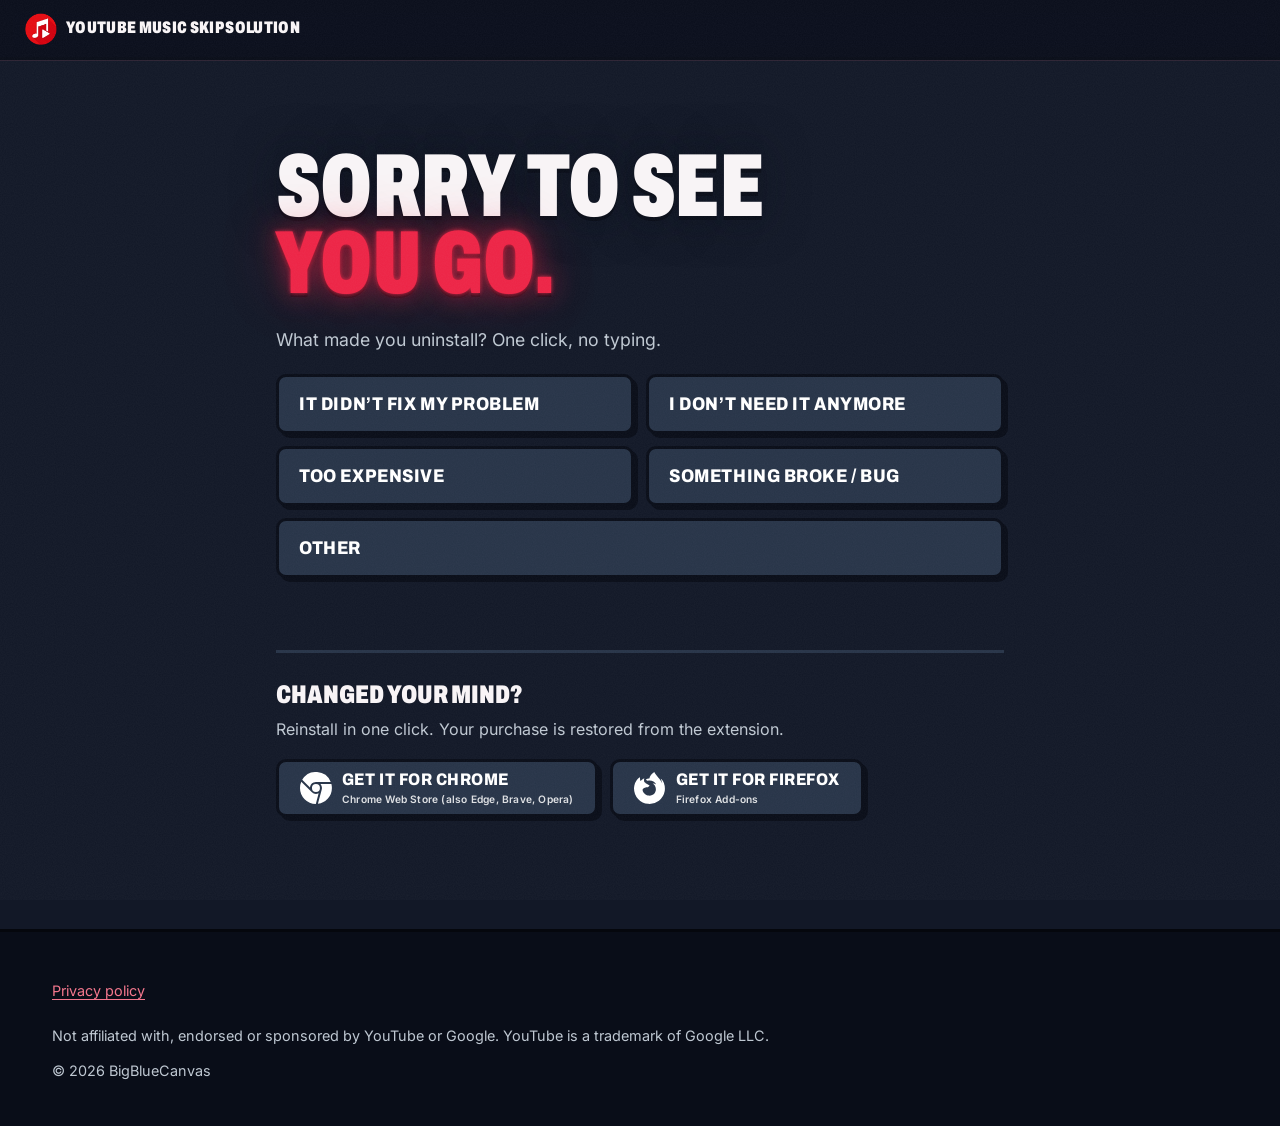
<file: bye/index.html>
<!doctype html>
<html lang="en">
<head>
<meta charset="utf-8">
<meta name="viewport" content="width=device-width, initial-scale=1">
<title>Sorry to see you go | YouTube Music Skip Solution</title>
<meta name="robots" content="noindex, nofollow">
<meta name="description" content="You uninstalled YouTube Music Skip Solution. One click tells us why.">
<meta name="theme-color" content="#121827">
<link rel="icon" href="../favicon.ico" sizes="48x48">
<link rel="icon" type="image/png" sizes="128x128" href="../assets/img/icon-128.png?v=202611071831">
<link rel="icon" type="image/png" sizes="192x192" href="/favicon-192.png">
<!-- Uninstall survey, opened by the extension (runtime.setUninstallURL) with ?v=<version>&b=<chrome|firefox>.
     noindex, not in sitemap.xml, not linked from the main page. One click sends one Umami event
     "uninstall-reason" {reason, v, b}; nothing else. Without JS the reasons are plain #thanks links. -->
<script>
  var UMAMI_WEBSITE_ID = "eec95f31-0b55-4b0c-b859-6506064d4aaf";
  var UMAMI_DOMAINS = "skipnomore.site,www.skipnomore.site";
  if (UMAMI_WEBSITE_ID && /^https?:$/.test(location.protocol) &&
      UMAMI_DOMAINS.split(',').indexOf(location.hostname.toLowerCase()) !== -1 &&
      !document.querySelector('script[src="https://cloud.umami.is/script.js"]')) {
    (function () {
      var s = document.createElement('script');
      s.defer = true;
      s.src = 'https://cloud.umami.is/script.js';
      s.setAttribute('data-website-id', UMAMI_WEBSITE_ID);
      s.setAttribute('data-domains', UMAMI_DOMAINS);
      document.head.appendChild(s);
    })();
  }
</script>
<link rel="stylesheet" href="../css/style.css?v=202611071831">
<style>
  .bye { max-width: 760px; margin: 0 auto; padding: clamp(40px, 8vw, 88px) 16px clamp(48px, 8vw, 96px); }
  .bye h1 { font-size: clamp(3rem, 11vw, 5.6rem); margin-bottom: 24px; }
  .bye__lead { color: var(--muted); font-size: 1.1rem; margin-bottom: 20px; }
  .bye__reasons { list-style: none; margin: 0; padding: 0; display: grid; gap: 12px; }
  .bye__reason {
    display: flex; align-items: center; min-height: 60px; width: 100%; padding: .7em 1.1em;
    background: var(--slate); color: #fff; border: 3px solid var(--ink); border-radius: 10px;
    box-shadow: 4px 4px 0 var(--ink); text-decoration: none;
    font: 800 1.15rem/1.15 var(--f-display); font-stretch: 88%; letter-spacing: .03em; text-transform: uppercase;
    transition: transform .16s var(--ease-out), box-shadow .16s var(--ease-out), background-color .16s;
  }
  .bye__reason:hover { color: #fff; background: var(--red-ui); transform: translate(-2px, -2px); box-shadow: 6px 6px 0 var(--ink); }
  .bye__reason:active { transform: translate(3px, 3px); box-shadow: 1px 1px 0 var(--ink); }
  @media (min-width: 640px) { .bye__reasons { grid-template-columns: 1fr 1fr; } .bye__reasons li:last-child { grid-column: 1 / -1; } }
  .bye__thanks { display: none; margin: 0; font: 900 clamp(2rem, 7vw, 3rem)/1 var(--f-display); font-stretch: 74%; text-transform: uppercase; }
  .bye__thanks:target, .bye.is-done .bye__thanks { display: block; }
  .bye:has(.bye__thanks:target) .bye__ask, .bye.is-done .bye__ask { display: none; }
  .bye__thanks:focus { outline: none; }
  .bye__back { margin-top: clamp(48px, 8vw, 72px); padding-top: 28px; border-top: 3px solid var(--slate); }
  .bye__back h2 { font: 900 1.6rem/1.1 var(--f-display); font-stretch: 74%; text-transform: uppercase; margin-bottom: 8px; }
  .bye__back p { color: var(--muted); }
  .bye__back .store-row { justify-content: flex-start; }
</style>
</head>
<body>
<svg class="sprite" aria-hidden="true" focusable="false" width="0" height="0">
  <symbol id="mark-chrome" viewBox="0 0 16 16"><path fill="currentColor" fill-rule="evenodd" d="M16 8a8 8 0 0 1-7.022 7.94l1.902-7.098a3 3 0 0 0 .05-1.492A3 3 0 0 0 10.237 6h5.511A8 8 0 0 1 16 8M0 8a8 8 0 0 0 7.927 8l1.426-5.321a3 3 0 0 1-.723.255 3 3 0 0 1-1.743-.147 3 3 0 0 1-1.043-.7L.633 4.876A8 8 0 0 0 0 8m5.004-.167L1.108 3.936A8.003 8.003 0 0 1 15.418 5H8.066a3 3 0 0 0-1.252.243 2.99 2.99 0 0 0-1.81 2.59M8 10a2 2 0 1 0 0-4 2 2 0 0 0 0 4"/></symbol>
  <symbol id="mark-firefox" viewBox="0 0 16 16"><path fill="currentColor" d="M13.384 3.408c.535.276 1.22 1.152 1.556 1.963a8 8 0 0 1 .503 3.897l-.009.077-.026.224A7.758 7.758 0 0 1 .006 8.257v-.04q.025-.545.114-1.082c.01-.074.075-.42.09-.489l.01-.051a6.6 6.6 0 0 1 1.041-2.35q.327-.465.725-.87.35-.358.758-.65a1.5 1.5 0 0 1 .26-.137c-.018.268-.04 1.553.268 1.943h.003a5.7 5.7 0 0 1 1.868-1.443 3.6 3.6 0 0 0 .021 1.896q.105.07.2.152c.107.09.226.207.454.433l.068.066.009.009a2 2 0 0 0 .213.18c.383.287.943.563 1.306.741.201.1.342.168.359.193l.004.008c-.012.193-.695.858-.933.858-2.206 0-2.564 1.335-2.564 1.335.087.997.714 1.839 1.517 2.357a4 4 0 0 0 .439.241q.114.05.228.094c.325.115.665.18 1.01.194 3.043.143 4.155-2.804 3.129-4.745v-.001a3 3 0 0 0-.731-.9 3 3 0 0 0-.571-.37l-.003-.002a2.68 2.68 0 0 1 1.87.454 3.92 3.92 0 0 0-3.396-1.983q-.116.001-.23.01l-.042.003V4.31h-.002a4 4 0 0 0-.8.14 7 7 0 0 0-.333-.314 2 2 0 0 0-.2-.152 4 4 0 0 1-.088-.383 5 5 0 0 1 1.352-.289l.05-.003c.052-.004.125-.01.205-.012C7.996 2.212 8.733.843 10.17.002l-.003.005.003-.001.002-.002h.002l.002-.002h.015a.02.02 0 0 1 .012.007 2.4 2.4 0 0 0 .206.48q.09.153.183.297c.49.774 1.023 1.379 1.543 1.968.771.874 1.512 1.715 2.036 3.02l-.001-.013a8 8 0 0 0-.786-2.353"/></symbol>
</svg>
<a class="skip-link" href="#main">Skip to content</a>
<header class="nav">
  <div class="nav__inner">
    <a class="brand" href="../" aria-label="YouTube Music Skip Solution, home">
      <img src="../assets/img/icon-128.png?v=202611071831" width="128" height="128" alt="" class="brand__logo">
      <span class="brand__name" aria-hidden="true"><span class="brand__yt">YouTube Music </span>Skip Solution</span>
    </a>
  </div>
</header>
<main id="main" class="bye">
  <h1 class="display"><span class="hl-white">Sorry to see</span> <span class="hl-red">you go.</span></h1>
  <div class="bye__ask">
    <p class="bye__lead">What made you uninstall? One click, no typing.</p>
    <ul class="bye__reasons">
      <li><a class="bye__reason" href="#thanks" data-reason="didnt-fix">It didn&rsquo;t fix my problem</a></li>
      <li><a class="bye__reason" href="#thanks" data-reason="not-needed">I don&rsquo;t need it anymore</a></li>
      <li><a class="bye__reason" href="#thanks" data-reason="too-expensive">Too expensive</a></li>
      <li><a class="bye__reason" href="#thanks" data-reason="bug">Something broke / bug</a></li>
      <li><a class="bye__reason" href="#thanks" data-reason="other">Other</a></li>
    </ul>
  </div>
  <p class="bye__thanks hl-white" id="thanks" tabindex="-1" role="status">Thanks, that helps.</p>

  <section class="bye__back" aria-labelledby="back-title">
    <h2 id="back-title">Changed your mind?</h2>
    <p>Reinstall in one click. Your purchase is restored from the extension.</p>
    <div class="store-row">
      <a class="btn btn--store" data-store="chrome" data-section="bye"
         href="https://chromewebstore.google.com/detail/youtube-music-skip-soluti/gbchceofniiamjghihdjgecmmlecogld?utm_source=website&amp;utm_medium=bye" data-umami-event="store-click" data-umami-event-store="chrome" data-umami-event-section="bye">
        <svg class="btn__mark" aria-hidden="true"><use href="#mark-chrome"/></svg>
        <span class="btn__txt"><span class="btn__label">Get it for Chrome</span><span class="btn__sub">Chrome Web Store (also Edge, Brave, Opera)</span></span>
      </a>
      <a class="btn btn--store" data-store="firefox" data-section="bye"
         href="https://addons.mozilla.org/en-US/firefox/addon/youtube-music-skip-solution/?utm_source=website&amp;utm_medium=bye" data-umami-event="store-click" data-umami-event-store="firefox" data-umami-event-section="bye">
        <svg class="btn__mark" aria-hidden="true"><use href="#mark-firefox"/></svg>
        <span class="btn__txt"><span class="btn__label">Get it for Firefox</span><span class="btn__sub">Firefox Add-ons</span></span>
      </a>
    </div>
  </section>
</main>
<footer class="footer">
  <div class="footer__inner">
    <nav class="footer__links" aria-label="Footer">
      <a href="../privacy.html">Privacy policy</a>
    </nav>
    <p class="footer__disclaimer">Not affiliated with, endorsed or sponsored by YouTube or Google. YouTube is a trademark of Google LLC.</p>
    <p class="footer__copy">&copy; <span data-year>2026</span> BigBlueCanvas</p>
  </div>
</footer>
<script>
  (function () {
    var q = new URLSearchParams(location.search);
    var v = /^\d{1,3}(\.\d{1,3}){0,3}$/.test(q.get('v') || '') ? q.get('v') : 'unknown';
    var b = /^(chrome|firefox)$/.test(q.get('b') || '') ? q.get('b') : 'unknown';
    var main = document.getElementById('main');
    var thanks = document.getElementById('thanks');
    // Umami loads deferred (production hostnames only): wait briefly for it, never queue elsewhere
    function send(data, tries) {
      if (window.umami && typeof window.umami.track === 'function') { window.umami.track('uninstall-reason', data); return; }
      if (tries > 0) setTimeout(function () { send(data, tries - 1); }, 250);
    }
    Array.prototype.forEach.call(document.querySelectorAll('[data-reason]'), function (a) {
      a.addEventListener('click', function (e) {
        e.preventDefault();
        if (main.classList.contains('is-done')) return;
        main.classList.add('is-done');
        send({ reason: a.getAttribute('data-reason'), v: v, b: b }, 20);
        thanks.focus();
      });
    });
    // Install button for the browser it was removed from (?b=), else the site's own detection
    document.addEventListener('DOMContentLoaded', function () {
      var STORE = { chrome: 'chrome', edge: 'chrome', brave: 'chrome', opera: 'chrome', vivaldi: 'chrome', firefox: 'firefox' };
      var pref = b !== 'unknown' ? b : STORE[document.documentElement.getAttribute('data-browser')];
      if (!pref) return;
      Array.prototype.forEach.call(document.querySelectorAll('.bye__back [data-store]'), function (el) {
        if (el.getAttribute('data-store') === pref) el.classList.add('is-primary'); else el.hidden = true;
      });
    });
  })();
</script>
<script src="../js/main.js?v=202611071831" defer></script>
</body>
</html>
</file>
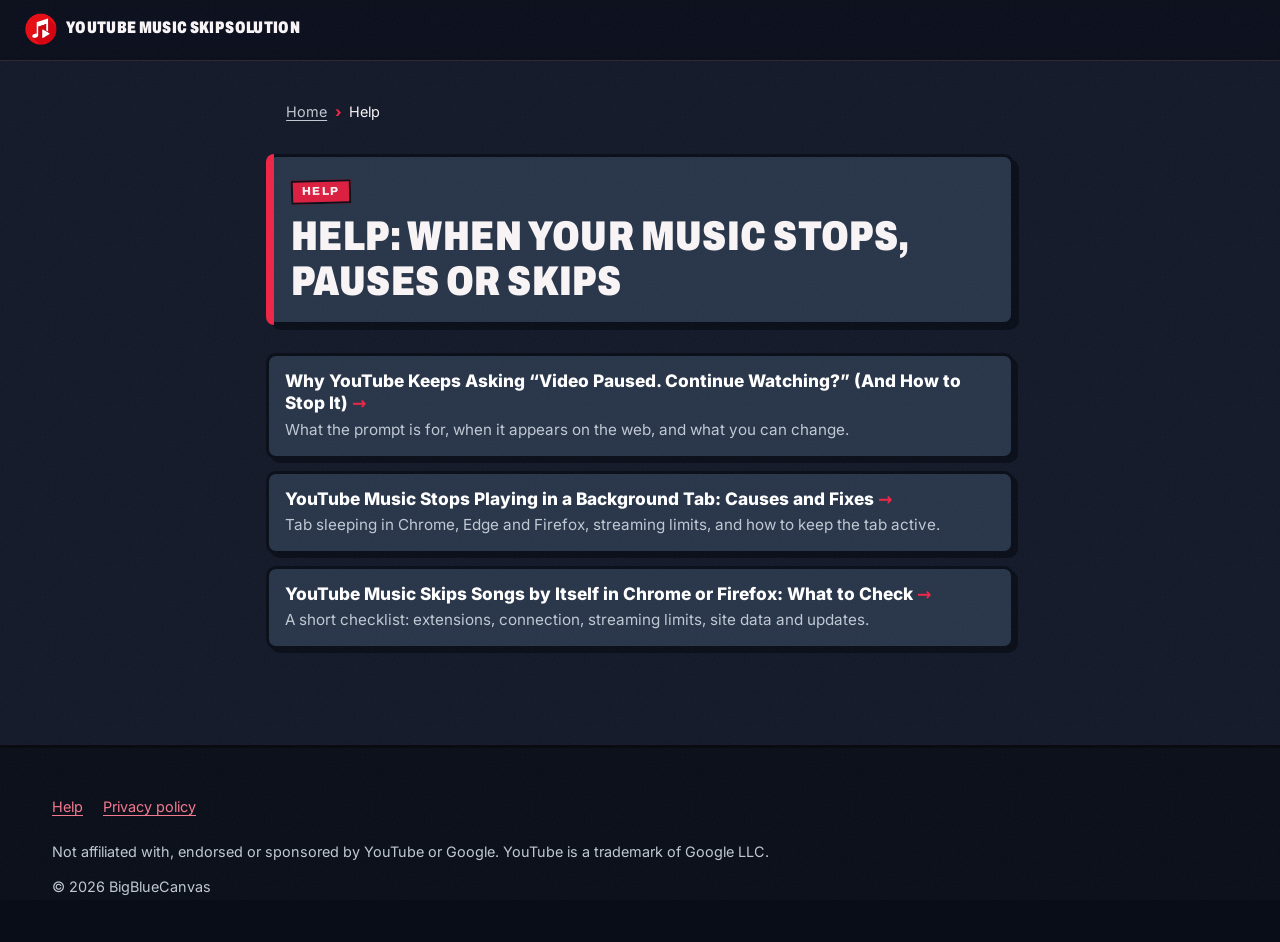
<file: help/index.html>
<!doctype html>
<html lang="en">
<head>
<meta charset="utf-8">
<meta name="viewport" content="width=device-width, initial-scale=1">
<title>Help: YouTube &amp; YouTube Music Playback Fixes | Skip Solution</title>
<meta name="description" content="Guides for YouTube pausing with “Continue watching?”, music stopping in a background tab, and songs skipping by themselves.">
<meta name="theme-color" content="#121827">
<link rel="canonical" href="https://skipnomore.site/help/">
<meta property="og:type" content="website">
<meta property="og:site_name" content="YouTube Music Skip Solution">
<meta property="og:locale" content="en_US">
<meta property="og:title" content="Help: YouTube &amp; YouTube Music Playback Fixes | Skip Solution">
<meta property="og:description" content="Guides for YouTube pausing with “Continue watching?”, music stopping in a background tab, and songs skipping by themselves.">
<meta property="og:url" content="https://skipnomore.site/help/">
<meta property="og:image" content="https://skipnomore.site/assets/img/og-image.jpg">
<meta property="og:image:width" content="1200">
<meta property="og:image:height" content="630">
<meta name="twitter:card" content="summary_large_image">
<meta name="twitter:title" content="Help: YouTube &amp; YouTube Music Playback Fixes | Skip Solution">
<meta name="twitter:description" content="Guides for YouTube pausing with “Continue watching?”, music stopping in a background tab, and songs skipping by themselves.">
<meta name="twitter:image" content="https://skipnomore.site/assets/img/og-image.jpg">
<link rel="icon" href="../favicon.ico" sizes="48x48">
<link rel="icon" type="image/png" sizes="32x32" href="../assets/img/favicon-32.png?v=202611071831">
<link rel="icon" type="image/png" sizes="192x192" href="/favicon-192.png">
<link rel="apple-touch-icon" href="../assets/img/apple-touch-icon.png?v=202611071831">
<!-- Existing Umami loader (production hostnames only; page views + data-umami-event clicks). -->
<script>
  var UMAMI_WEBSITE_ID = "eec95f31-0b55-4b0c-b859-6506064d4aaf";
  var UMAMI_DOMAINS = "skipnomore.site,www.skipnomore.site";
  if (UMAMI_WEBSITE_ID && /^https?:$/.test(location.protocol) &&
      UMAMI_DOMAINS.split(',').indexOf(location.hostname.toLowerCase()) !== -1 &&
      !document.querySelector('script[src="https://cloud.umami.is/script.js"]')) {
    (function () {
      var s = document.createElement('script');
      s.defer = true;
      s.src = 'https://cloud.umami.is/script.js';
      s.setAttribute('data-website-id', UMAMI_WEBSITE_ID);
      s.setAttribute('data-domains', UMAMI_DOMAINS);
      document.head.appendChild(s);
    })();
  }
</script>
<link rel="stylesheet" href="../css/style.css?v=202611071831">
<link rel="stylesheet" href="../css/help.css?v=202611071831">
<script type="application/ld+json">
{
 "@context": "https://schema.org",
 "@type": "CollectionPage",
 "name": "Help: YouTube and YouTube Music playback",
 "url": "https://skipnomore.site/help/",
 "hasPart": [
  {
   "@type": "Article",
   "headline": "Why YouTube Keeps Asking “Video Paused. Continue Watching?” (And How to Stop It)",
   "url": "https://skipnomore.site/help/video-paused-continue-watching/"
  },
  {
   "@type": "Article",
   "headline": "YouTube Music Stops Playing in a Background Tab: Causes and Fixes",
   "url": "https://skipnomore.site/help/youtube-music-stops-in-background-tab/"
  },
  {
   "@type": "Article",
   "headline": "YouTube Music Skips Songs by Itself in Chrome or Firefox: What to Check",
   "url": "https://skipnomore.site/help/youtube-music-skips-songs/"
  }
 ]
}
</script>
<script type="application/ld+json">
{
 "@context": "https://schema.org",
 "@type": "BreadcrumbList",
 "itemListElement": [
  {
   "@type": "ListItem",
   "position": 1,
   "name": "Home",
   "item": "https://skipnomore.site/"
  },
  {
   "@type": "ListItem",
   "position": 2,
   "name": "Help",
   "item": "https://skipnomore.site/help/"
  }
 ]
}
</script>
</head>
<body>
<svg class="sprite" aria-hidden="true" focusable="false" width="0" height="0">
  <symbol id="mark-chrome" viewBox="0 0 16 16"><path fill="currentColor" fill-rule="evenodd" d="M16 8a8 8 0 0 1-7.022 7.94l1.902-7.098a3 3 0 0 0 .05-1.492A3 3 0 0 0 10.237 6h5.511A8 8 0 0 1 16 8M0 8a8 8 0 0 0 7.927 8l1.426-5.321a3 3 0 0 1-.723.255 3 3 0 0 1-1.743-.147 3 3 0 0 1-1.043-.7L.633 4.876A8 8 0 0 0 0 8m5.004-.167L1.108 3.936A8.003 8.003 0 0 1 15.418 5H8.066a3 3 0 0 0-1.252.243 2.99 2.99 0 0 0-1.81 2.59M8 10a2 2 0 1 0 0-4 2 2 0 0 0 0 4"/></symbol>
  <symbol id="mark-firefox" viewBox="0 0 16 16"><path fill="currentColor" d="M13.384 3.408c.535.276 1.22 1.152 1.556 1.963a8 8 0 0 1 .503 3.897l-.009.077-.026.224A7.758 7.758 0 0 1 .006 8.257v-.04q.025-.545.114-1.082c.01-.074.075-.42.09-.489l.01-.051a6.6 6.6 0 0 1 1.041-2.35q.327-.465.725-.87.35-.358.758-.65a1.5 1.5 0 0 1 .26-.137c-.018.268-.04 1.553.268 1.943h.003a5.7 5.7 0 0 1 1.868-1.443 3.6 3.6 0 0 0 .021 1.896q.105.07.2.152c.107.09.226.207.454.433l.068.066.009.009a2 2 0 0 0 .213.18c.383.287.943.563 1.306.741.201.1.342.168.359.193l.004.008c-.012.193-.695.858-.933.858-2.206 0-2.564 1.335-2.564 1.335.087.997.714 1.839 1.517 2.357a4 4 0 0 0 .439.241q.114.05.228.094c.325.115.665.18 1.01.194 3.043.143 4.155-2.804 3.129-4.745v-.001a3 3 0 0 0-.731-.9 3 3 0 0 0-.571-.37l-.003-.002a2.68 2.68 0 0 1 1.87.454 3.92 3.92 0 0 0-3.396-1.983q-.116.001-.23.01l-.042.003V4.31h-.002a4 4 0 0 0-.8.14 7 7 0 0 0-.333-.314 2 2 0 0 0-.2-.152 4 4 0 0 1-.088-.383 5 5 0 0 1 1.352-.289l.05-.003c.052-.004.125-.01.205-.012C7.996 2.212 8.733.843 10.17.002l-.003.005.003-.001.002-.002h.002l.002-.002h.015a.02.02 0 0 1 .012.007 2.4 2.4 0 0 0 .206.48q.09.153.183.297c.49.774 1.023 1.379 1.543 1.968.771.874 1.512 1.715 2.036 3.02l-.001-.013a8 8 0 0 0-.786-2.353"/></symbol>
  <symbol id="mark-edge" viewBox="0 0 16 16"><path fill="currentColor" d="M9.482 9.341c-.069.062-.17.153-.17.309 0 .162.107.325.3.456.877.613 2.521.54 2.592.538h.002c.667 0 1.32-.18 1.894-.519A3.84 3.84 0 0 0 16 6.819c.018-1.316-.44-2.218-.666-2.664l-.04-.08C13.963 1.487 11.106 0 8 0A8 8 0 0 0 .473 5.29C1.488 4.048 3.183 3.262 5 3.262c2.83 0 5.01 1.885 5.01 4.797h-.004v.002c0 .338-.168.832-.487 1.244l.006-.006z"/><path fill="currentColor" d="M.01 7.753a8.14 8.14 0 0 0 .753 3.641 8 8 0 0 0 6.495 4.564 5 5 0 0 1-.785-.377h-.01l-.12-.075a5.5 5.5 0 0 1-1.56-1.463A5.543 5.543 0 0 1 6.81 5.8l.01-.004.025-.012c.208-.098.62-.292 1.167-.285q.194.001.384.033a4 4 0 0 0-.993-.698l-.01-.005C6.348 4.282 5.199 4.263 5 4.263c-2.44 0-4.824 1.634-4.99 3.49m10.263 7.912q.133-.04.265-.084-.153.047-.307.086z"/><path fill="currentColor" d="M10.228 15.667a5 5 0 0 0 .303-.086l.082-.025a8.02 8.02 0 0 0 4.162-3.3.25.25 0 0 0-.331-.35q-.322.168-.663.294a6.4 6.4 0 0 1-2.243.4c-2.957 0-5.532-2.031-5.532-4.644q.003-.203.046-.399a4.54 4.54 0 0 0-.46 5.898l.003.005c.315.441.707.821 1.158 1.121h.003l.144.09c.877.55 1.721 1.078 3.328.996"/></symbol>
  <symbol id="mark-brave" viewBox="0 0 24 24"><path fill="currentColor" d="M15.68 0l2.096 2.38s1.84-.512 2.709.358c.868.87 1.584 1.638 1.584 1.638l-.562 1.381.715 2.047s-2.104 7.98-2.35 8.955c-.486 1.919-.818 2.66-2.198 3.633-1.38.972-3.884 2.66-4.293 2.916-.409.256-.92.692-1.38.692-.46 0-.97-.436-1.38-.692a185.796 185.796 0 01-4.293-2.916c-1.38-.973-1.712-1.714-2.197-3.633-.247-.975-2.351-8.955-2.351-8.955l.715-2.047-.562-1.381s.716-.768 1.585-1.638c.868-.87 2.708-.358 2.708-.358L8.321 0h7.36zm-3.679 14.936c-.14 0-1.038.317-1.758.69-.72.373-1.242.637-1.409.742-.167.104-.065.301.087.409.152.107 2.194 1.69 2.393 1.866.198.175.489.464.687.464.198 0 .49-.29.688-.464.198-.175 2.24-1.759 2.392-1.866.152-.108.254-.305.087-.41-.167-.104-.689-.368-1.41-.741-.72-.373-1.617-.69-1.757-.69zm0-11.278s-.409.001-1.022.206-1.278.46-1.584.46c-.307 0-2.581-.434-2.581-.434S4.119 7.152 4.119 7.849c0 .697.339.881.68 1.243l2.02 2.149c.192.203.59.511.356 1.066-.235.555-.58 1.26-.196 1.977.384.716 1.042 1.194 1.464 1.115.421-.08 1.412-.598 1.776-.834.364-.237 1.518-1.19 1.518-1.554 0-.365-1.193-1.02-1.413-1.168-.22-.15-1.226-.725-1.247-.95-.02-.227-.012-.293.284-.851.297-.559.831-1.304.742-1.8-.089-.495-.95-.753-1.565-.986-.615-.232-1.799-.671-1.947-.74-.148-.068-.11-.133.339-.175.448-.043 1.719-.212 2.292-.052.573.16 1.552.403 1.632.532.079.13.149.134.067.579-.081.445-.5 2.581-.541 2.96-.04.38-.12.63.288.724.409.094 1.097.256 1.333.256s.924-.162 1.333-.256c.408-.093.329-.344.288-.723-.04-.38-.46-2.516-.541-2.961-.082-.445-.012-.45.067-.579.08-.129 1.059-.372 1.632-.532.573-.16 1.845.009 2.292.052.449.042.487.107.339.175-.148.069-1.332.508-1.947.74-.615.233-1.476.49-1.565.986-.09.496.445 1.241.742 1.8.297.558.304.624.284.85-.02.226-1.026.802-1.247.95-.22.15-1.413.804-1.413 1.169 0 .364 1.154 1.317 1.518 1.554.364.236 1.355.755 1.776.834.422.079 1.08-.4 1.464-1.115.384-.716.039-1.422-.195-1.977-.235-.555.163-.863.355-1.066l2.02-2.149c.341-.362.68-.546.68-1.243 0-.697-2.695-3.96-2.695-3.96s-2.274.436-2.58.436c-.307 0-.972-.256-1.585-.461-.613-.205-1.022-.206-1.022-.206z"/></symbol>
  <symbol id="mark-ext" viewBox="0 0 24 24"><path fill="currentColor" d="M10 2.5a2.5 2.5 0 0 1 5 0V4h3.5A1.5 1.5 0 0 1 20 5.5V9h-1.5a2.5 2.5 0 0 0 0 5H20v4.5a1.5 1.5 0 0 1-1.5 1.5H15v-1.5a2.5 2.5 0 0 0-5 0V20H5.5A1.5 1.5 0 0 1 4 18.5V15h1.5a2.5 2.5 0 0 0 0-5H4V5.5A1.5 1.5 0 0 1 5.5 4H10z"/></symbol>
  <symbol id="mark-opera" viewBox="0 0 24 24"><path fill="currentColor" d="M8.051 5.238c-1.328 1.566-2.186 3.883-2.246 6.48v.564c.061 2.598.918 4.912 2.246 6.479 1.721 2.236 4.279 3.654 7.139 3.654 1.756 0 3.4-.537 4.807-1.471C17.879 22.846 15.074 24 12 24c-.192 0-.383-.004-.57-.014C5.064 23.689 0 18.436 0 12 0 5.371 5.373 0 12 0h.045c3.055.012 5.84 1.166 7.953 3.055-1.408-.93-3.051-1.471-4.81-1.471-2.858 0-5.417 1.42-7.14 3.654h.003zM24 12c0 3.556-1.545 6.748-4.002 8.945-3.078 1.5-5.946.451-6.896-.205 3.023-.664 5.307-4.32 5.307-8.74 0-4.422-2.283-8.075-5.307-8.74.949-.654 3.818-1.703 6.896-.205C22.455 5.25 24 8.445 24 12z"/></symbol>
</svg>
<a class="skip-link" href="#main">Skip to content</a>
<header class="nav">
  <div class="nav__inner">
    <a class="brand" href="../" aria-label="YouTube Music Skip Solution, home">
      <img src="../assets/img/icon-128.png?v=202611071831" width="128" height="128" alt="" class="brand__logo">
      <span class="brand__name" aria-hidden="true"><span class="brand__yt">YouTube Music </span>Skip Solution</span>
    </a>
  </div>
</header>
<main id="main" class="help">
<nav class="crumbs" aria-label="Breadcrumb"><ol><li><a href="../">Home</a></li><li aria-current="page">Help</li></ol></nav>
<div class="help__banner">
  <p class="help__kicker">Help</p>
  <h1>Help: when your music stops, pauses or skips</h1>
</div>
<ul class="help-list">
  <li><a href="video-paused-continue-watching/"><strong>Why YouTube Keeps Asking “Video Paused. Continue Watching?” (And How to Stop It)</strong><span>What the prompt is for, when it appears on the web, and what you can change.</span></a></li>
  <li><a href="youtube-music-stops-in-background-tab/"><strong>YouTube Music Stops Playing in a Background Tab: Causes and Fixes</strong><span>Tab sleeping in Chrome, Edge and Firefox, streaming limits, and how to keep the tab active.</span></a></li>
  <li><a href="youtube-music-skips-songs/"><strong>YouTube Music Skips Songs by Itself in Chrome or Firefox: What to Check</strong><span>A short checklist: extensions, connection, streaming limits, site data and updates.</span></a></li>
</ul>
</main>
<footer class="footer">
  <div class="footer__inner">
    <nav class="footer__links" aria-label="Footer">
      <a href="../help/">Help</a>
      <a href="../privacy.html">Privacy policy</a>
    </nav>
    <p class="footer__disclaimer">Not affiliated with, endorsed or sponsored by YouTube or Google. YouTube is a trademark of Google LLC.</p>
    <p class="footer__copy">&copy; <span data-year>2026</span> BigBlueCanvas</p>
  </div>
</footer>
<script src="../js/main.js?v=202611071831" defer></script>
</body>
</html>
</file>
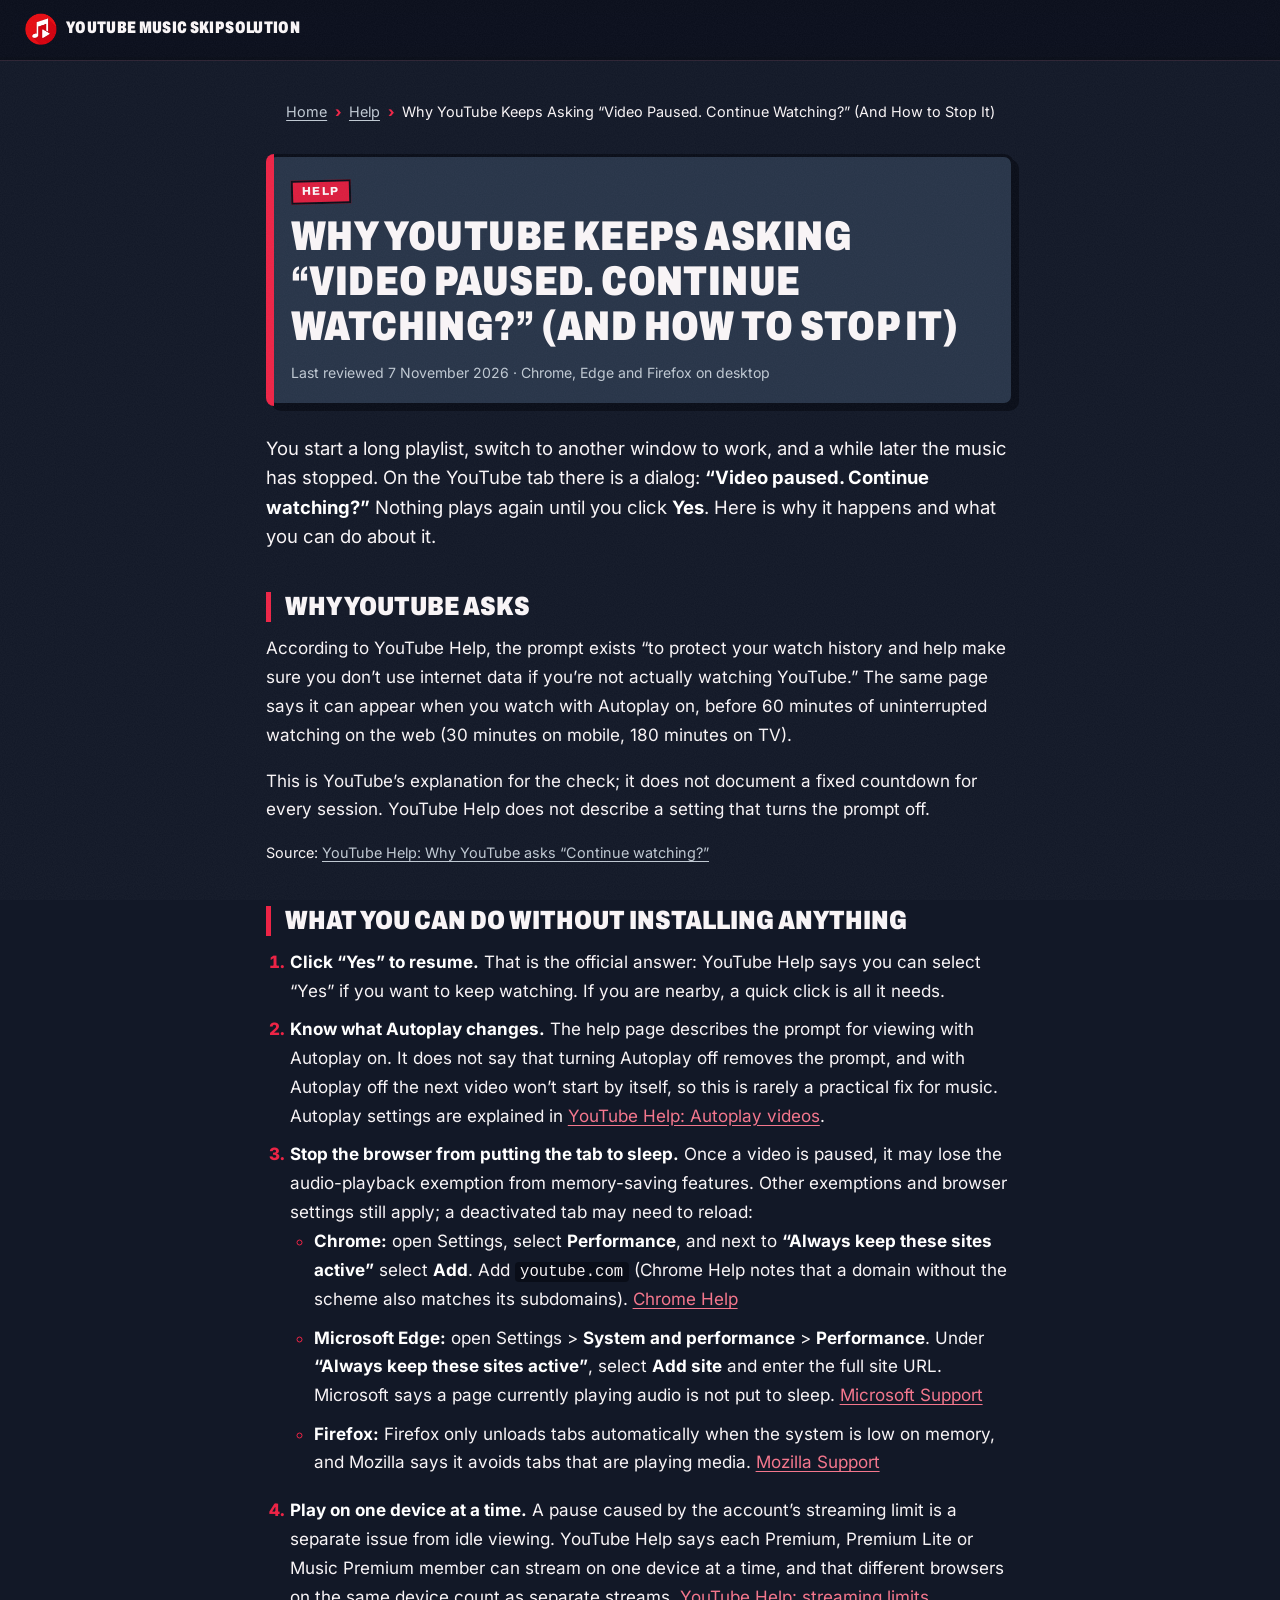
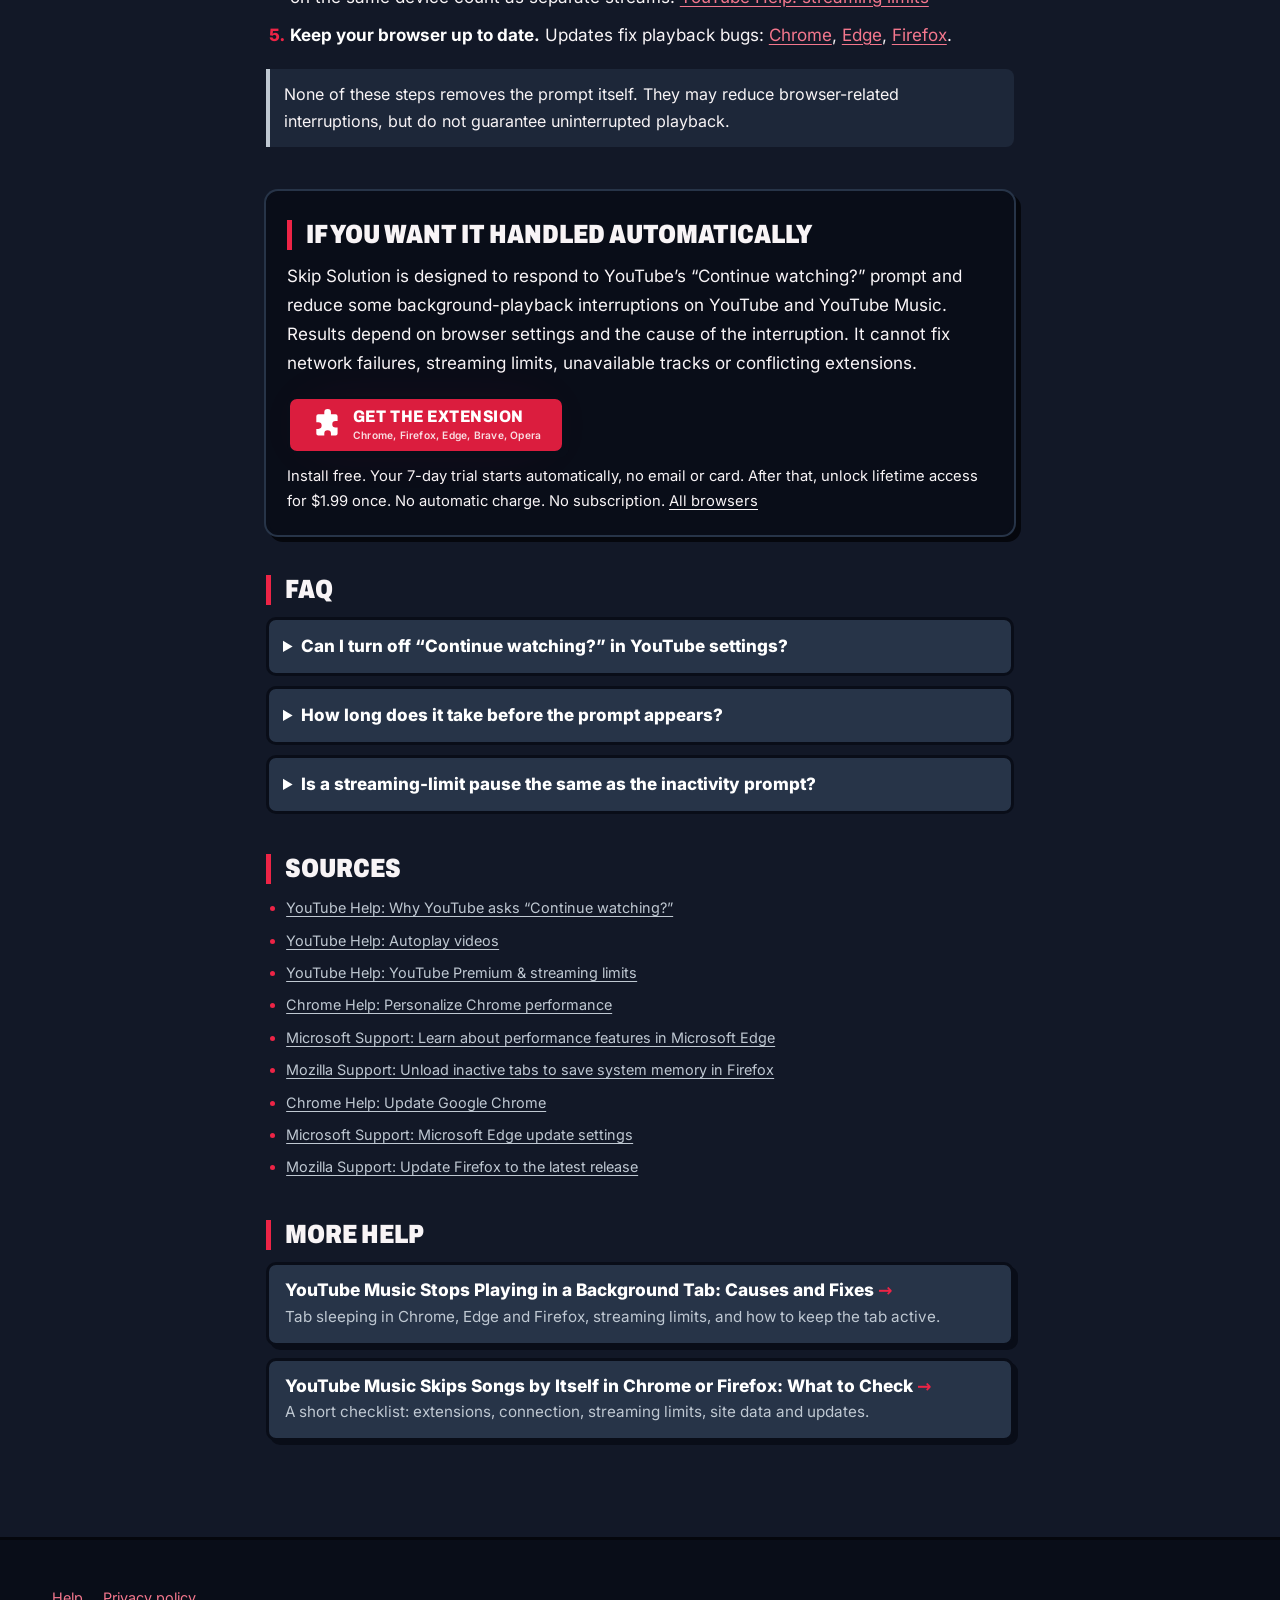
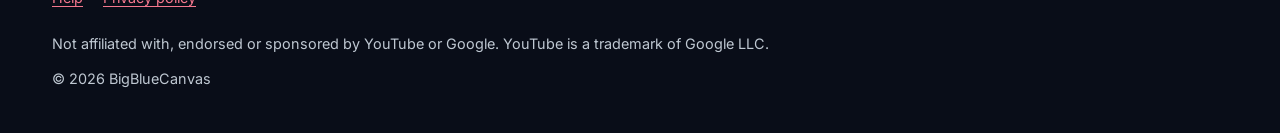
<file: help/video-paused-continue-watching/index.html>
<!doctype html>
<html lang="en">
<head>
<meta charset="utf-8">
<meta name="viewport" content="width=device-width, initial-scale=1">
<title>“Video Paused. Continue Watching?” Why It Happens &amp; Fixes</title>
<meta name="description" content="Why YouTube pauses with “Video paused. Continue watching?”, what YouTube says about it, and what you can do in Chrome, Edge and Firefox.">
<meta name="theme-color" content="#121827">
<link rel="canonical" href="https://skipnomore.site/help/video-paused-continue-watching/">
<meta property="og:type" content="article">
<meta property="og:site_name" content="YouTube Music Skip Solution">
<meta property="og:locale" content="en_US">
<meta property="og:title" content="“Video Paused. Continue Watching?” Why It Happens &amp; Fixes">
<meta property="og:description" content="Why YouTube pauses with “Video paused. Continue watching?”, what YouTube says about it, and what you can do in Chrome, Edge and Firefox.">
<meta property="og:url" content="https://skipnomore.site/help/video-paused-continue-watching/">
<meta property="og:image" content="https://skipnomore.site/assets/img/og-image.jpg">
<meta property="og:image:width" content="1200">
<meta property="og:image:height" content="630">
<meta name="twitter:card" content="summary_large_image">
<meta name="twitter:title" content="“Video Paused. Continue Watching?” Why It Happens &amp; Fixes">
<meta name="twitter:description" content="Why YouTube pauses with “Video paused. Continue watching?”, what YouTube says about it, and what you can do in Chrome, Edge and Firefox.">
<meta name="twitter:image" content="https://skipnomore.site/assets/img/og-image.jpg">
<link rel="icon" href="../../favicon.ico" sizes="48x48">
<link rel="icon" type="image/png" sizes="32x32" href="../../assets/img/favicon-32.png?v=202611071831">
<link rel="icon" type="image/png" sizes="192x192" href="/favicon-192.png">
<link rel="apple-touch-icon" href="../../assets/img/apple-touch-icon.png?v=202611071831">
<!-- Existing Umami loader (production hostnames only; page views + data-umami-event clicks). -->
<script>
  var UMAMI_WEBSITE_ID = "eec95f31-0b55-4b0c-b859-6506064d4aaf";
  var UMAMI_DOMAINS = "skipnomore.site,www.skipnomore.site";
  if (UMAMI_WEBSITE_ID && /^https?:$/.test(location.protocol) &&
      UMAMI_DOMAINS.split(',').indexOf(location.hostname.toLowerCase()) !== -1 &&
      !document.querySelector('script[src="https://cloud.umami.is/script.js"]')) {
    (function () {
      var s = document.createElement('script');
      s.defer = true;
      s.src = 'https://cloud.umami.is/script.js';
      s.setAttribute('data-website-id', UMAMI_WEBSITE_ID);
      s.setAttribute('data-domains', UMAMI_DOMAINS);
      document.head.appendChild(s);
    })();
  }
</script>
<link rel="stylesheet" href="../../css/style.css?v=202611071831">
<link rel="stylesheet" href="../../css/help.css?v=202611071831">
<script type="application/ld+json">
{
 "@context": "https://schema.org",
 "@type": "Article",
 "headline": "Why YouTube Keeps Asking “Video Paused. Continue Watching?” (And How to Stop It)",
 "description": "Why YouTube pauses with “Video paused. Continue watching?”, what YouTube says about it, and what you can do in Chrome, Edge and Firefox.",
 "image": "https://skipnomore.site/assets/img/og-image.jpg",
 "dateModified": "2026-11-07",
 "inLanguage": "en",
 "mainEntityOfPage": {
  "@type": "WebPage",
  "@id": "https://skipnomore.site/help/video-paused-continue-watching/"
 },
 "author": {
  "@type": "Organization",
  "name": "BigBlueCanvas",
  "url": "https://skipnomore.site/"
 },
 "publisher": {
  "@type": "Organization",
  "name": "BigBlueCanvas",
  "url": "https://skipnomore.site/",
  "logo": {
   "@type": "ImageObject",
   "url": "https://skipnomore.site/assets/img/icon-128.png"
  }
 }
}
</script>
<script type="application/ld+json">
{
 "@context": "https://schema.org",
 "@type": "FAQPage",
 "mainEntity": [
  {
   "@type": "Question",
   "name": "Can I turn off “Continue watching?” in YouTube settings?",
   "acceptedAnswer": {
    "@type": "Answer",
    "text": "YouTube Help explains why the prompt appears and that you can select “Yes” to keep watching, but it does not describe a setting that turns it off."
   }
  },
  {
   "@type": "Question",
   "name": "How long does it take before the prompt appears?",
   "acceptedAnswer": {
    "@type": "Answer",
    "text": "YouTube Help says it can appear when Autoplay is on, before 60 minutes of uninterrupted watching on the web, 30 minutes on mobile and 180 minutes on TV."
   }
  },
  {
   "@type": "Question",
   "name": "Is a streaming-limit pause the same as the inactivity prompt?",
   "acceptedAnswer": {
    "@type": "Answer",
    "text": "No. Streaming limits are separate from the inactivity prompt. YouTube Help says each Premium, Premium Lite or Music Premium member can stream on one device at a time, and different browsers on the same device count as separate streams."
   }
  }
 ]
}
</script>
<script type="application/ld+json">
{
 "@context": "https://schema.org",
 "@type": "BreadcrumbList",
 "itemListElement": [
  {
   "@type": "ListItem",
   "position": 1,
   "name": "Home",
   "item": "https://skipnomore.site/"
  },
  {
   "@type": "ListItem",
   "position": 2,
   "name": "Help",
   "item": "https://skipnomore.site/help/"
  },
  {
   "@type": "ListItem",
   "position": 3,
   "name": "Why YouTube Keeps Asking “Video Paused. Continue Watching?” (And How to Stop It)",
   "item": "https://skipnomore.site/help/video-paused-continue-watching/"
  }
 ]
}
</script>
</head>
<body>
<svg class="sprite" aria-hidden="true" focusable="false" width="0" height="0">
  <symbol id="mark-chrome" viewBox="0 0 16 16"><path fill="currentColor" fill-rule="evenodd" d="M16 8a8 8 0 0 1-7.022 7.94l1.902-7.098a3 3 0 0 0 .05-1.492A3 3 0 0 0 10.237 6h5.511A8 8 0 0 1 16 8M0 8a8 8 0 0 0 7.927 8l1.426-5.321a3 3 0 0 1-.723.255 3 3 0 0 1-1.743-.147 3 3 0 0 1-1.043-.7L.633 4.876A8 8 0 0 0 0 8m5.004-.167L1.108 3.936A8.003 8.003 0 0 1 15.418 5H8.066a3 3 0 0 0-1.252.243 2.99 2.99 0 0 0-1.81 2.59M8 10a2 2 0 1 0 0-4 2 2 0 0 0 0 4"/></symbol>
  <symbol id="mark-firefox" viewBox="0 0 16 16"><path fill="currentColor" d="M13.384 3.408c.535.276 1.22 1.152 1.556 1.963a8 8 0 0 1 .503 3.897l-.009.077-.026.224A7.758 7.758 0 0 1 .006 8.257v-.04q.025-.545.114-1.082c.01-.074.075-.42.09-.489l.01-.051a6.6 6.6 0 0 1 1.041-2.35q.327-.465.725-.87.35-.358.758-.65a1.5 1.5 0 0 1 .26-.137c-.018.268-.04 1.553.268 1.943h.003a5.7 5.7 0 0 1 1.868-1.443 3.6 3.6 0 0 0 .021 1.896q.105.07.2.152c.107.09.226.207.454.433l.068.066.009.009a2 2 0 0 0 .213.18c.383.287.943.563 1.306.741.201.1.342.168.359.193l.004.008c-.012.193-.695.858-.933.858-2.206 0-2.564 1.335-2.564 1.335.087.997.714 1.839 1.517 2.357a4 4 0 0 0 .439.241q.114.05.228.094c.325.115.665.18 1.01.194 3.043.143 4.155-2.804 3.129-4.745v-.001a3 3 0 0 0-.731-.9 3 3 0 0 0-.571-.37l-.003-.002a2.68 2.68 0 0 1 1.87.454 3.92 3.92 0 0 0-3.396-1.983q-.116.001-.23.01l-.042.003V4.31h-.002a4 4 0 0 0-.8.14 7 7 0 0 0-.333-.314 2 2 0 0 0-.2-.152 4 4 0 0 1-.088-.383 5 5 0 0 1 1.352-.289l.05-.003c.052-.004.125-.01.205-.012C7.996 2.212 8.733.843 10.17.002l-.003.005.003-.001.002-.002h.002l.002-.002h.015a.02.02 0 0 1 .012.007 2.4 2.4 0 0 0 .206.48q.09.153.183.297c.49.774 1.023 1.379 1.543 1.968.771.874 1.512 1.715 2.036 3.02l-.001-.013a8 8 0 0 0-.786-2.353"/></symbol>
  <symbol id="mark-edge" viewBox="0 0 16 16"><path fill="currentColor" d="M9.482 9.341c-.069.062-.17.153-.17.309 0 .162.107.325.3.456.877.613 2.521.54 2.592.538h.002c.667 0 1.32-.18 1.894-.519A3.84 3.84 0 0 0 16 6.819c.018-1.316-.44-2.218-.666-2.664l-.04-.08C13.963 1.487 11.106 0 8 0A8 8 0 0 0 .473 5.29C1.488 4.048 3.183 3.262 5 3.262c2.83 0 5.01 1.885 5.01 4.797h-.004v.002c0 .338-.168.832-.487 1.244l.006-.006z"/><path fill="currentColor" d="M.01 7.753a8.14 8.14 0 0 0 .753 3.641 8 8 0 0 0 6.495 4.564 5 5 0 0 1-.785-.377h-.01l-.12-.075a5.5 5.5 0 0 1-1.56-1.463A5.543 5.543 0 0 1 6.81 5.8l.01-.004.025-.012c.208-.098.62-.292 1.167-.285q.194.001.384.033a4 4 0 0 0-.993-.698l-.01-.005C6.348 4.282 5.199 4.263 5 4.263c-2.44 0-4.824 1.634-4.99 3.49m10.263 7.912q.133-.04.265-.084-.153.047-.307.086z"/><path fill="currentColor" d="M10.228 15.667a5 5 0 0 0 .303-.086l.082-.025a8.02 8.02 0 0 0 4.162-3.3.25.25 0 0 0-.331-.35q-.322.168-.663.294a6.4 6.4 0 0 1-2.243.4c-2.957 0-5.532-2.031-5.532-4.644q.003-.203.046-.399a4.54 4.54 0 0 0-.46 5.898l.003.005c.315.441.707.821 1.158 1.121h.003l.144.09c.877.55 1.721 1.078 3.328.996"/></symbol>
  <symbol id="mark-brave" viewBox="0 0 24 24"><path fill="currentColor" d="M15.68 0l2.096 2.38s1.84-.512 2.709.358c.868.87 1.584 1.638 1.584 1.638l-.562 1.381.715 2.047s-2.104 7.98-2.35 8.955c-.486 1.919-.818 2.66-2.198 3.633-1.38.972-3.884 2.66-4.293 2.916-.409.256-.92.692-1.38.692-.46 0-.97-.436-1.38-.692a185.796 185.796 0 01-4.293-2.916c-1.38-.973-1.712-1.714-2.197-3.633-.247-.975-2.351-8.955-2.351-8.955l.715-2.047-.562-1.381s.716-.768 1.585-1.638c.868-.87 2.708-.358 2.708-.358L8.321 0h7.36zm-3.679 14.936c-.14 0-1.038.317-1.758.69-.72.373-1.242.637-1.409.742-.167.104-.065.301.087.409.152.107 2.194 1.69 2.393 1.866.198.175.489.464.687.464.198 0 .49-.29.688-.464.198-.175 2.24-1.759 2.392-1.866.152-.108.254-.305.087-.41-.167-.104-.689-.368-1.41-.741-.72-.373-1.617-.69-1.757-.69zm0-11.278s-.409.001-1.022.206-1.278.46-1.584.46c-.307 0-2.581-.434-2.581-.434S4.119 7.152 4.119 7.849c0 .697.339.881.68 1.243l2.02 2.149c.192.203.59.511.356 1.066-.235.555-.58 1.26-.196 1.977.384.716 1.042 1.194 1.464 1.115.421-.08 1.412-.598 1.776-.834.364-.237 1.518-1.19 1.518-1.554 0-.365-1.193-1.02-1.413-1.168-.22-.15-1.226-.725-1.247-.95-.02-.227-.012-.293.284-.851.297-.559.831-1.304.742-1.8-.089-.495-.95-.753-1.565-.986-.615-.232-1.799-.671-1.947-.74-.148-.068-.11-.133.339-.175.448-.043 1.719-.212 2.292-.052.573.16 1.552.403 1.632.532.079.13.149.134.067.579-.081.445-.5 2.581-.541 2.96-.04.38-.12.63.288.724.409.094 1.097.256 1.333.256s.924-.162 1.333-.256c.408-.093.329-.344.288-.723-.04-.38-.46-2.516-.541-2.961-.082-.445-.012-.45.067-.579.08-.129 1.059-.372 1.632-.532.573-.16 1.845.009 2.292.052.449.042.487.107.339.175-.148.069-1.332.508-1.947.74-.615.233-1.476.49-1.565.986-.09.496.445 1.241.742 1.8.297.558.304.624.284.85-.02.226-1.026.802-1.247.95-.22.15-1.413.804-1.413 1.169 0 .364 1.154 1.317 1.518 1.554.364.236 1.355.755 1.776.834.422.079 1.08-.4 1.464-1.115.384-.716.039-1.422-.195-1.977-.235-.555.163-.863.355-1.066l2.02-2.149c.341-.362.68-.546.68-1.243 0-.697-2.695-3.96-2.695-3.96s-2.274.436-2.58.436c-.307 0-.972-.256-1.585-.461-.613-.205-1.022-.206-1.022-.206z"/></symbol>
  <symbol id="mark-ext" viewBox="0 0 24 24"><path fill="currentColor" d="M10 2.5a2.5 2.5 0 0 1 5 0V4h3.5A1.5 1.5 0 0 1 20 5.5V9h-1.5a2.5 2.5 0 0 0 0 5H20v4.5a1.5 1.5 0 0 1-1.5 1.5H15v-1.5a2.5 2.5 0 0 0-5 0V20H5.5A1.5 1.5 0 0 1 4 18.5V15h1.5a2.5 2.5 0 0 0 0-5H4V5.5A1.5 1.5 0 0 1 5.5 4H10z"/></symbol>
  <symbol id="mark-opera" viewBox="0 0 24 24"><path fill="currentColor" d="M8.051 5.238c-1.328 1.566-2.186 3.883-2.246 6.48v.564c.061 2.598.918 4.912 2.246 6.479 1.721 2.236 4.279 3.654 7.139 3.654 1.756 0 3.4-.537 4.807-1.471C17.879 22.846 15.074 24 12 24c-.192 0-.383-.004-.57-.014C5.064 23.689 0 18.436 0 12 0 5.371 5.373 0 12 0h.045c3.055.012 5.84 1.166 7.953 3.055-1.408-.93-3.051-1.471-4.81-1.471-2.858 0-5.417 1.42-7.14 3.654h.003zM24 12c0 3.556-1.545 6.748-4.002 8.945-3.078 1.5-5.946.451-6.896-.205 3.023-.664 5.307-4.32 5.307-8.74 0-4.422-2.283-8.075-5.307-8.74.949-.654 3.818-1.703 6.896-.205C22.455 5.25 24 8.445 24 12z"/></symbol>
</svg>
<a class="skip-link" href="#main">Skip to content</a>
<header class="nav">
  <div class="nav__inner">
    <a class="brand" href="../../" aria-label="YouTube Music Skip Solution, home">
      <img src="../../assets/img/icon-128.png?v=202611071831" width="128" height="128" alt="" class="brand__logo">
      <span class="brand__name" aria-hidden="true"><span class="brand__yt">YouTube Music </span>Skip Solution</span>
    </a>
  </div>
</header>
<main id="main" class="help">
<nav class="crumbs" aria-label="Breadcrumb"><ol><li><a href="../../">Home</a></li><li><a href="../">Help</a></li><li aria-current="page">Why YouTube Keeps Asking “Video Paused. Continue Watching?” (And How to Stop It)</li></ol></nav>
<div class="help__banner">
  <p class="help__kicker">Help</p>
  <h1>Why YouTube Keeps Asking “Video Paused. Continue Watching?” (And How to Stop It)</h1>
  <p class="help__meta">Last reviewed <time datetime="2026-11-07">7 November 2026</time> &middot; Chrome, Edge and Firefox on desktop</p>
</div>
<article>
<p class="help__lead">You start a long playlist, switch to another window to work, and a while later the music has stopped. On the YouTube tab there is a dialog: <strong>“Video paused. Continue watching?”</strong> Nothing plays again until you click <strong>Yes</strong>. Here is why it happens and what you can do about it.</p>

<h2>Why YouTube asks</h2>
<p>According to YouTube Help, the prompt exists “to protect your watch history and help make sure you don’t use internet data if you’re not actually watching YouTube.” The same page says it can appear when you watch with Autoplay on, before 60 minutes of uninterrupted watching on the web (30 minutes on mobile, 180 minutes on TV).</p>
<p>This is YouTube’s explanation for the check; it does not document a fixed countdown for every session. YouTube Help does not describe a setting that turns the prompt off.</p>
<p class="help__src">Source: <a href="https://support.google.com/youtube/answer/12819304">YouTube Help: Why YouTube asks “Continue watching?”</a></p>

<h2>What you can do without installing anything</h2>
<ol>
  <li><strong>Click “Yes” to resume.</strong> That is the official answer: YouTube Help says you can select “Yes” if you want to keep watching. If you are nearby, a quick click is all it needs.</li>
  <li><strong>Know what Autoplay changes.</strong> The help page describes the prompt for viewing with Autoplay on. It does not say that turning Autoplay off removes the prompt, and with Autoplay off the next video won’t start by itself, so this is rarely a practical fix for music. Autoplay settings are explained in <a href="https://support.google.com/youtube/answer/6327615">YouTube Help: Autoplay videos</a>.</li>
  <li><strong>Stop the browser from putting the tab to sleep.</strong> Once a video is paused, it may lose the audio-playback exemption from memory-saving features. Other exemptions and browser settings still apply; a deactivated tab may need to reload:
    <ul>
      <li><strong>Chrome:</strong> open Settings, select <strong>Performance</strong>, and next to <strong>“Always keep these sites active”</strong> select <strong>Add</strong>. Add <code>youtube.com</code> (Chrome Help notes that a domain without the scheme also matches its subdomains). <a href="https://support.google.com/chrome/answer/12929150">Chrome Help</a></li>
      <li><strong>Microsoft Edge:</strong> open Settings &gt; <strong>System and performance</strong> &gt; <strong>Performance</strong>. Under <strong>“Always keep these sites active”</strong>, select <strong>Add site</strong> and enter the full site URL. Microsoft says a page currently playing audio is not put to sleep. <a href="https://support.microsoft.com/en-us/topic/learn-about-performance-features-in-microsoft-edge-7b36f363-2119-448a-8de6-375cfd88ab25">Microsoft Support</a></li>
      <li><strong>Firefox:</strong> Firefox only unloads tabs automatically when the system is low on memory, and Mozilla says it avoids tabs that are playing media. <a href="https://support.mozilla.org/en-US/kb/unload-inactive-tabs-save-system-memory-firefox">Mozilla Support</a></li>
    </ul>
  </li>
  <li><strong>Play on one device at a time.</strong> A pause caused by the account’s streaming limit is a separate issue from idle viewing. YouTube Help says each Premium, Premium Lite or Music Premium member can stream on one device at a time, and that different browsers on the same device count as separate streams. <a href="https://support.google.com/youtube/answer/7361503">YouTube Help: streaming limits</a></li>
  <li><strong>Keep your browser up to date.</strong> Updates fix playback bugs: <a href="https://support.google.com/chrome/answer/95414">Chrome</a>, <a href="https://support.microsoft.com/en-us/edge/microsoft-edge-update-settings">Edge</a>, <a href="https://support.mozilla.org/en-US/kb/update-firefox-latest-release">Firefox</a>.</li>
</ol>
<p class="help__note">None of these steps removes the prompt itself. They may reduce browser-related interruptions, but do not guarantee uninterrupted playback.</p>

<section class="help-cta" aria-labelledby="cta-title">
  <h2 id="cta-title">If you want it handled automatically</h2>
  <p>Skip Solution is designed to respond to YouTube’s “Continue watching?” prompt and reduce some background-playback interruptions on YouTube and YouTube Music. Results depend on browser settings and the cause of the interruption. It cannot fix network failures, streaming limits, unavailable tracks or conflicting extensions.</p>
  <div class="store-row">
    <a class="btn btn--store is-primary btn--auto" href="../../#download" data-store="auto" data-section="help" data-umami-event-location="help" data-umami-event-page="video-paused-continue-watching">
      <svg class="btn__mark" aria-hidden="true"><use href="#mark-ext"/></svg>
      <span class="btn__txt"><span class="btn__label">Get the extension</span><span class="btn__sub">Chrome, Firefox, Edge, Brave, Opera</span></span>
    </a>
  </div>
  <p class="help-cta__price">Install free. Your 7-day trial starts automatically, no email or card. After that, unlock lifetime access for $1.99 once. No automatic charge. No subscription. <a href="../../#download">All browsers</a></p>
</section>

<section class="help-faq" aria-labelledby="faq-title">
<h2 id="faq-title">FAQ</h2>
<details id="faq-1"><summary>Can I turn off “Continue watching?” in YouTube settings?</summary><div><p>YouTube Help explains why the prompt appears and that you can select “Yes” to keep watching, but it does not describe a setting that turns it off.</p></div></details>
<details id="faq-2"><summary>How long does it take before the prompt appears?</summary><div><p>YouTube Help says it can appear when Autoplay is on, before 60 minutes of uninterrupted watching on the web, 30 minutes on mobile and 180 minutes on TV.</p></div></details>
<details id="faq-3"><summary>Is a streaming-limit pause the same as the inactivity prompt?</summary><div><p>No. Streaming limits are separate from the inactivity prompt. YouTube Help says each Premium, Premium Lite or Music Premium member can stream on one device at a time, and different browsers on the same device count as separate streams.</p></div></details>
</section>
</article>

<section aria-labelledby="sources-title">
<h2 id="sources-title">Sources</h2>
<ul class="help__src">
  <li><a href="https://support.google.com/youtube/answer/12819304">YouTube Help: Why YouTube asks “Continue watching?”</a></li>
  <li><a href="https://support.google.com/youtube/answer/6327615">YouTube Help: Autoplay videos</a></li>
  <li><a href="https://support.google.com/youtube/answer/7361503">YouTube Help: YouTube Premium &amp; streaming limits</a></li>
  <li><a href="https://support.google.com/chrome/answer/12929150">Chrome Help: Personalize Chrome performance</a></li>
  <li><a href="https://support.microsoft.com/en-us/topic/learn-about-performance-features-in-microsoft-edge-7b36f363-2119-448a-8de6-375cfd88ab25">Microsoft Support: Learn about performance features in Microsoft Edge</a></li>
  <li><a href="https://support.mozilla.org/en-US/kb/unload-inactive-tabs-save-system-memory-firefox">Mozilla Support: Unload inactive tabs to save system memory in Firefox</a></li>
  <li><a href="https://support.google.com/chrome/answer/95414">Chrome Help: Update Google Chrome</a></li>
  <li><a href="https://support.microsoft.com/en-us/edge/microsoft-edge-update-settings">Microsoft Support: Microsoft Edge update settings</a></li>
  <li><a href="https://support.mozilla.org/en-US/kb/update-firefox-latest-release">Mozilla Support: Update Firefox to the latest release</a></li>
</ul>
</section>

<section aria-labelledby="more-title">
<h2 id="more-title">More help</h2>
<ul class="help-list">
  <li><a href="../youtube-music-stops-in-background-tab/"><strong>YouTube Music Stops Playing in a Background Tab: Causes and Fixes</strong><span>Tab sleeping in Chrome, Edge and Firefox, streaming limits, and how to keep the tab active.</span></a></li>
  <li><a href="../youtube-music-skips-songs/"><strong>YouTube Music Skips Songs by Itself in Chrome or Firefox: What to Check</strong><span>A short checklist: extensions, connection, streaming limits, site data and updates.</span></a></li>
</ul>
</section>
</main>
<footer class="footer">
  <div class="footer__inner">
    <nav class="footer__links" aria-label="Footer">
      <a href="../../help/">Help</a>
      <a href="../../privacy.html">Privacy policy</a>
    </nav>
    <p class="footer__disclaimer">Not affiliated with, endorsed or sponsored by YouTube or Google. YouTube is a trademark of Google LLC.</p>
    <p class="footer__copy">&copy; <span data-year>2026</span> BigBlueCanvas</p>
  </div>
</footer>
<script src="../../js/main.js?v=202611071831" defer></script>
</body>
</html>
</file>
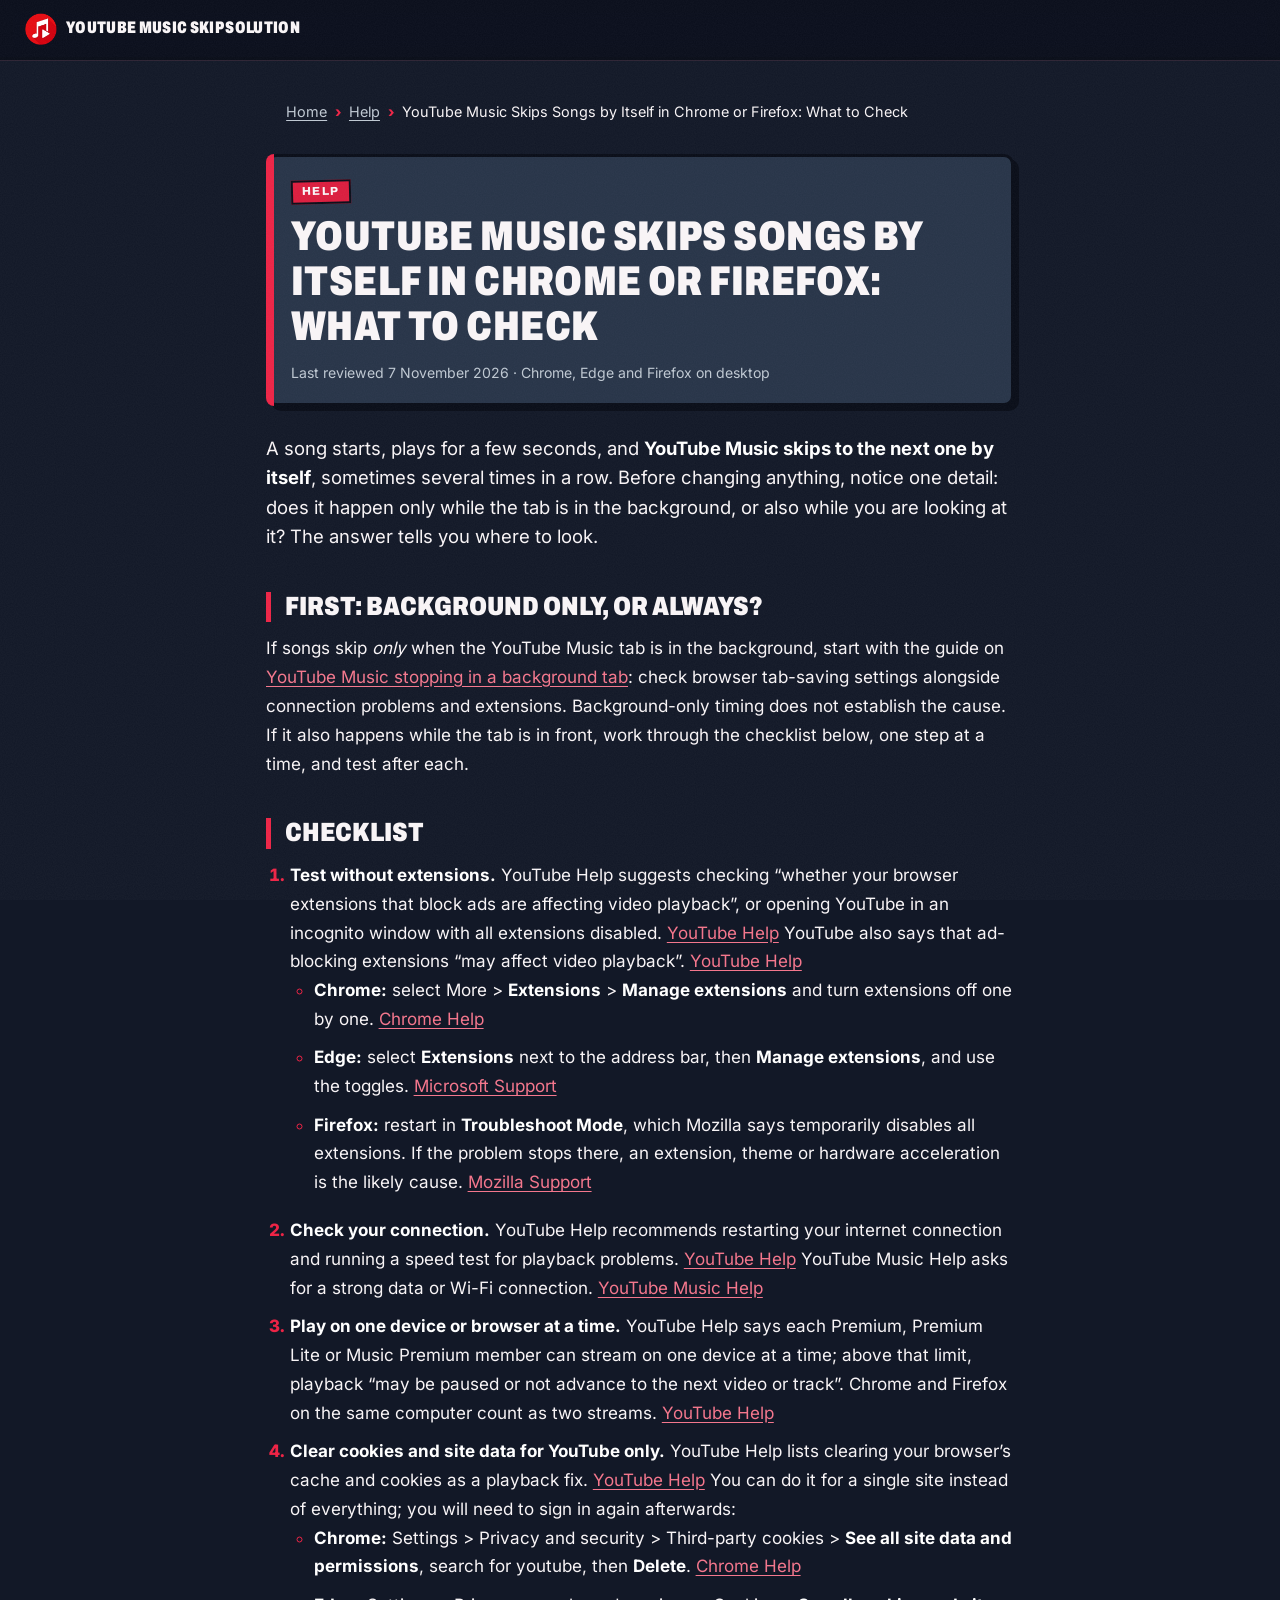
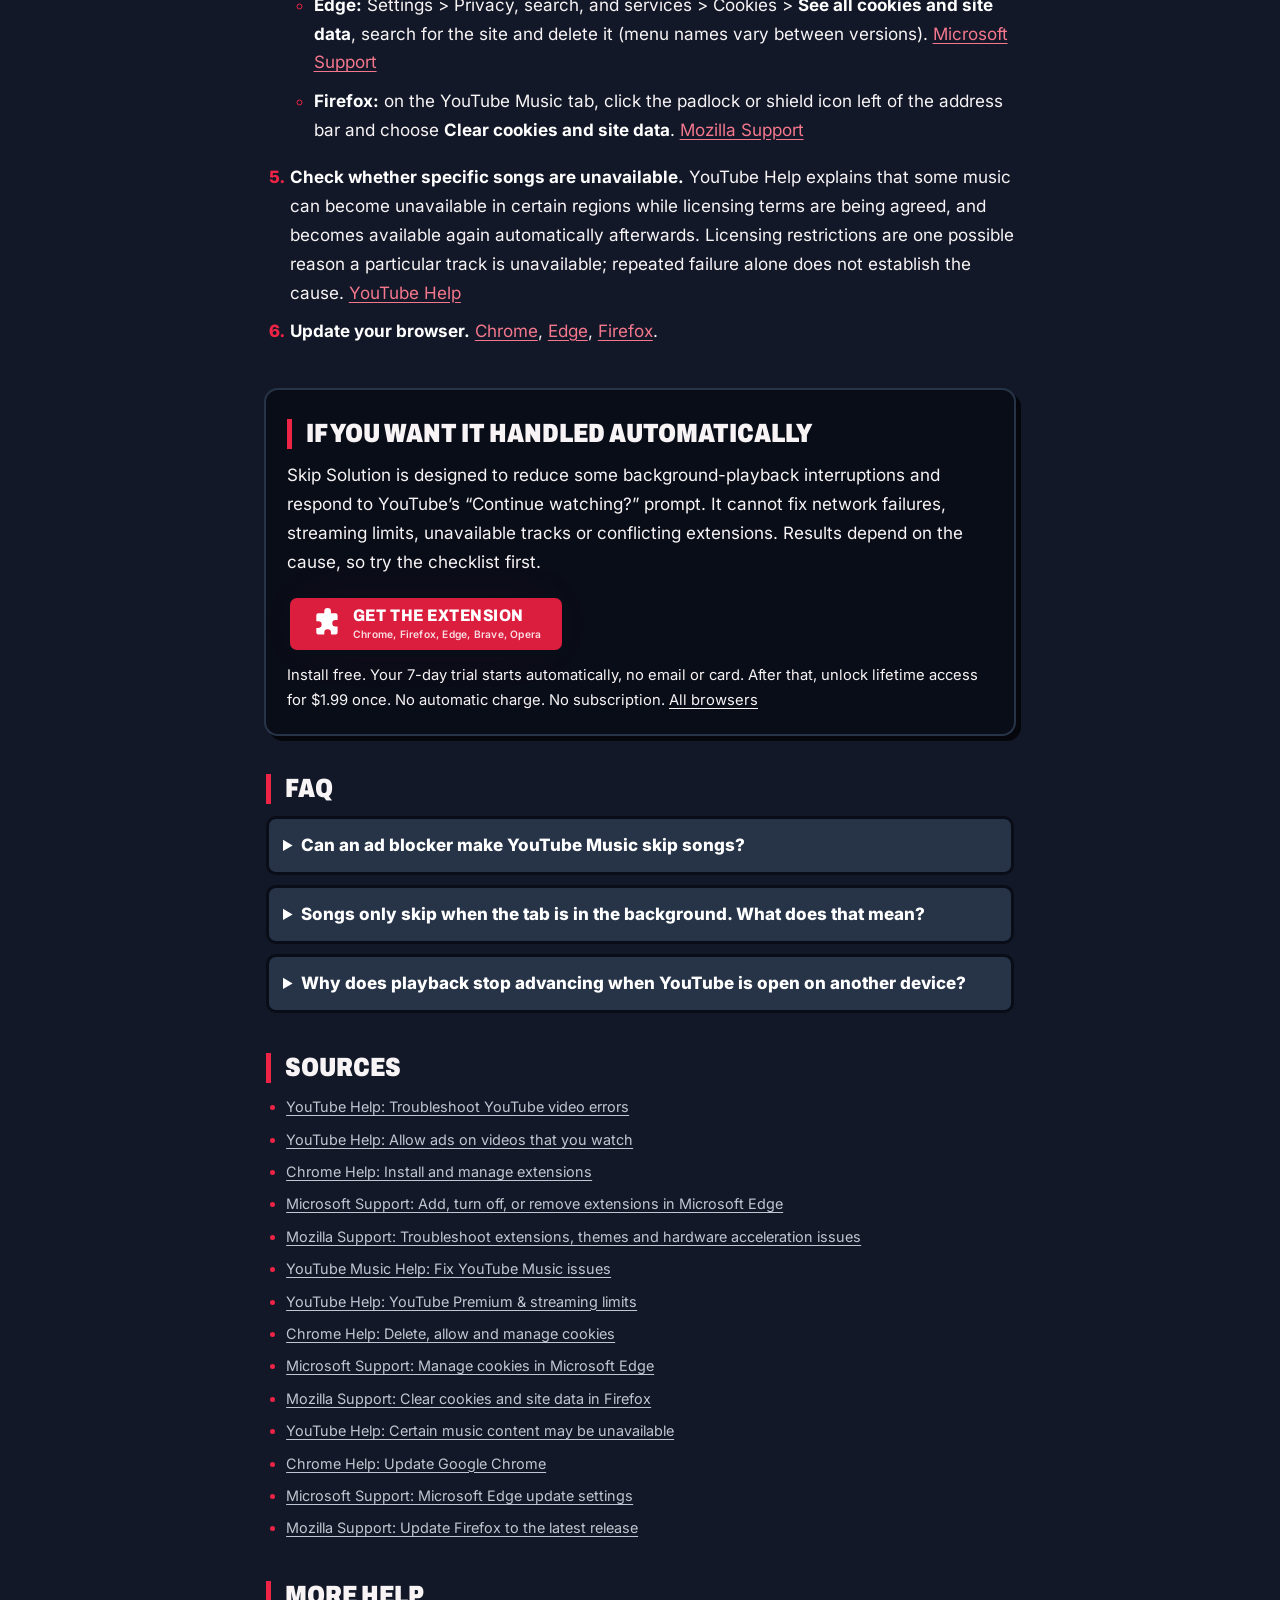
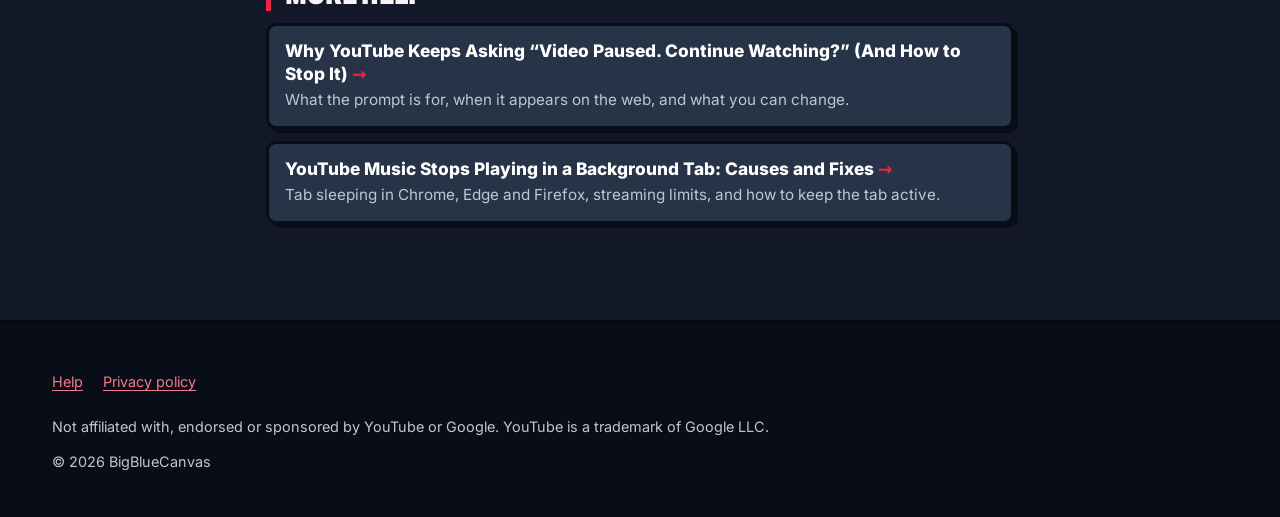
<file: help/youtube-music-skips-songs/index.html>
<!doctype html>
<html lang="en">
<head>
<meta charset="utf-8">
<meta name="viewport" content="width=device-width, initial-scale=1">
<title>YouTube Music Skips Songs by Itself: What to Check</title>
<meta name="description" content="YouTube Music jumping to the next song on its own in Chrome or Firefox? A checklist: extensions, connection, streaming limits, site data, updates.">
<meta name="theme-color" content="#121827">
<link rel="canonical" href="https://skipnomore.site/help/youtube-music-skips-songs/">
<meta property="og:type" content="article">
<meta property="og:site_name" content="YouTube Music Skip Solution">
<meta property="og:locale" content="en_US">
<meta property="og:title" content="YouTube Music Skips Songs by Itself: What to Check">
<meta property="og:description" content="YouTube Music jumping to the next song on its own in Chrome or Firefox? A checklist: extensions, connection, streaming limits, site data, updates.">
<meta property="og:url" content="https://skipnomore.site/help/youtube-music-skips-songs/">
<meta property="og:image" content="https://skipnomore.site/assets/img/og-image.jpg">
<meta property="og:image:width" content="1200">
<meta property="og:image:height" content="630">
<meta name="twitter:card" content="summary_large_image">
<meta name="twitter:title" content="YouTube Music Skips Songs by Itself: What to Check">
<meta name="twitter:description" content="YouTube Music jumping to the next song on its own in Chrome or Firefox? A checklist: extensions, connection, streaming limits, site data, updates.">
<meta name="twitter:image" content="https://skipnomore.site/assets/img/og-image.jpg">
<link rel="icon" href="../../favicon.ico" sizes="48x48">
<link rel="icon" type="image/png" sizes="32x32" href="../../assets/img/favicon-32.png?v=202611071831">
<link rel="icon" type="image/png" sizes="192x192" href="/favicon-192.png">
<link rel="apple-touch-icon" href="../../assets/img/apple-touch-icon.png?v=202611071831">
<!-- Existing Umami loader (production hostnames only; page views + data-umami-event clicks). -->
<script>
  var UMAMI_WEBSITE_ID = "eec95f31-0b55-4b0c-b859-6506064d4aaf";
  var UMAMI_DOMAINS = "skipnomore.site,www.skipnomore.site";
  if (UMAMI_WEBSITE_ID && /^https?:$/.test(location.protocol) &&
      UMAMI_DOMAINS.split(',').indexOf(location.hostname.toLowerCase()) !== -1 &&
      !document.querySelector('script[src="https://cloud.umami.is/script.js"]')) {
    (function () {
      var s = document.createElement('script');
      s.defer = true;
      s.src = 'https://cloud.umami.is/script.js';
      s.setAttribute('data-website-id', UMAMI_WEBSITE_ID);
      s.setAttribute('data-domains', UMAMI_DOMAINS);
      document.head.appendChild(s);
    })();
  }
</script>
<link rel="stylesheet" href="../../css/style.css?v=202611071831">
<link rel="stylesheet" href="../../css/help.css?v=202611071831">
<script type="application/ld+json">
{
 "@context": "https://schema.org",
 "@type": "Article",
 "headline": "YouTube Music Skips Songs by Itself in Chrome or Firefox: What to Check",
 "description": "YouTube Music jumping to the next song on its own in Chrome or Firefox? A checklist: extensions, connection, streaming limits, site data, updates.",
 "image": "https://skipnomore.site/assets/img/og-image.jpg",
 "dateModified": "2026-11-07",
 "inLanguage": "en",
 "mainEntityOfPage": {
  "@type": "WebPage",
  "@id": "https://skipnomore.site/help/youtube-music-skips-songs/"
 },
 "author": {
  "@type": "Organization",
  "name": "BigBlueCanvas",
  "url": "https://skipnomore.site/"
 },
 "publisher": {
  "@type": "Organization",
  "name": "BigBlueCanvas",
  "url": "https://skipnomore.site/",
  "logo": {
   "@type": "ImageObject",
   "url": "https://skipnomore.site/assets/img/icon-128.png"
  }
 }
}
</script>
<script type="application/ld+json">
{
 "@context": "https://schema.org",
 "@type": "FAQPage",
 "mainEntity": [
  {
   "@type": "Question",
   "name": "Can an ad blocker make YouTube Music skip songs?",
   "acceptedAnswer": {
    "@type": "Answer",
    "text": "YouTube Help says browser extensions that block ads may affect video playback, and suggests testing in an incognito window with all extensions disabled. If skipping stops there, turn your extensions back on one by one to find the cause."
   }
  },
  {
   "@type": "Question",
   "name": "Songs only skip when the tab is in the background. What does that mean?",
   "acceptedAnswer": {
    "@type": "Answer",
    "text": "Start with the browser’s tab-saving settings, but timing alone does not prove the cause. See our guide on YouTube Music stopping in a background tab for checks in Chrome, Edge and Firefox."
   }
  },
  {
   "@type": "Question",
   "name": "Why does playback stop advancing when YouTube is open on another device?",
   "acceptedAnswer": {
    "@type": "Answer",
    "text": "YouTube Help says each Premium, Premium Lite or Music Premium member can stream on one device at a time. Above that limit, playback may be paused or may not advance to the next video or track. Different browsers on the same device count as separate streams."
   }
  }
 ]
}
</script>
<script type="application/ld+json">
{
 "@context": "https://schema.org",
 "@type": "BreadcrumbList",
 "itemListElement": [
  {
   "@type": "ListItem",
   "position": 1,
   "name": "Home",
   "item": "https://skipnomore.site/"
  },
  {
   "@type": "ListItem",
   "position": 2,
   "name": "Help",
   "item": "https://skipnomore.site/help/"
  },
  {
   "@type": "ListItem",
   "position": 3,
   "name": "YouTube Music Skips Songs by Itself in Chrome or Firefox: What to Check",
   "item": "https://skipnomore.site/help/youtube-music-skips-songs/"
  }
 ]
}
</script>
</head>
<body>
<svg class="sprite" aria-hidden="true" focusable="false" width="0" height="0">
  <symbol id="mark-chrome" viewBox="0 0 16 16"><path fill="currentColor" fill-rule="evenodd" d="M16 8a8 8 0 0 1-7.022 7.94l1.902-7.098a3 3 0 0 0 .05-1.492A3 3 0 0 0 10.237 6h5.511A8 8 0 0 1 16 8M0 8a8 8 0 0 0 7.927 8l1.426-5.321a3 3 0 0 1-.723.255 3 3 0 0 1-1.743-.147 3 3 0 0 1-1.043-.7L.633 4.876A8 8 0 0 0 0 8m5.004-.167L1.108 3.936A8.003 8.003 0 0 1 15.418 5H8.066a3 3 0 0 0-1.252.243 2.99 2.99 0 0 0-1.81 2.59M8 10a2 2 0 1 0 0-4 2 2 0 0 0 0 4"/></symbol>
  <symbol id="mark-firefox" viewBox="0 0 16 16"><path fill="currentColor" d="M13.384 3.408c.535.276 1.22 1.152 1.556 1.963a8 8 0 0 1 .503 3.897l-.009.077-.026.224A7.758 7.758 0 0 1 .006 8.257v-.04q.025-.545.114-1.082c.01-.074.075-.42.09-.489l.01-.051a6.6 6.6 0 0 1 1.041-2.35q.327-.465.725-.87.35-.358.758-.65a1.5 1.5 0 0 1 .26-.137c-.018.268-.04 1.553.268 1.943h.003a5.7 5.7 0 0 1 1.868-1.443 3.6 3.6 0 0 0 .021 1.896q.105.07.2.152c.107.09.226.207.454.433l.068.066.009.009a2 2 0 0 0 .213.18c.383.287.943.563 1.306.741.201.1.342.168.359.193l.004.008c-.012.193-.695.858-.933.858-2.206 0-2.564 1.335-2.564 1.335.087.997.714 1.839 1.517 2.357a4 4 0 0 0 .439.241q.114.05.228.094c.325.115.665.18 1.01.194 3.043.143 4.155-2.804 3.129-4.745v-.001a3 3 0 0 0-.731-.9 3 3 0 0 0-.571-.37l-.003-.002a2.68 2.68 0 0 1 1.87.454 3.92 3.92 0 0 0-3.396-1.983q-.116.001-.23.01l-.042.003V4.31h-.002a4 4 0 0 0-.8.14 7 7 0 0 0-.333-.314 2 2 0 0 0-.2-.152 4 4 0 0 1-.088-.383 5 5 0 0 1 1.352-.289l.05-.003c.052-.004.125-.01.205-.012C7.996 2.212 8.733.843 10.17.002l-.003.005.003-.001.002-.002h.002l.002-.002h.015a.02.02 0 0 1 .012.007 2.4 2.4 0 0 0 .206.48q.09.153.183.297c.49.774 1.023 1.379 1.543 1.968.771.874 1.512 1.715 2.036 3.02l-.001-.013a8 8 0 0 0-.786-2.353"/></symbol>
  <symbol id="mark-edge" viewBox="0 0 16 16"><path fill="currentColor" d="M9.482 9.341c-.069.062-.17.153-.17.309 0 .162.107.325.3.456.877.613 2.521.54 2.592.538h.002c.667 0 1.32-.18 1.894-.519A3.84 3.84 0 0 0 16 6.819c.018-1.316-.44-2.218-.666-2.664l-.04-.08C13.963 1.487 11.106 0 8 0A8 8 0 0 0 .473 5.29C1.488 4.048 3.183 3.262 5 3.262c2.83 0 5.01 1.885 5.01 4.797h-.004v.002c0 .338-.168.832-.487 1.244l.006-.006z"/><path fill="currentColor" d="M.01 7.753a8.14 8.14 0 0 0 .753 3.641 8 8 0 0 0 6.495 4.564 5 5 0 0 1-.785-.377h-.01l-.12-.075a5.5 5.5 0 0 1-1.56-1.463A5.543 5.543 0 0 1 6.81 5.8l.01-.004.025-.012c.208-.098.62-.292 1.167-.285q.194.001.384.033a4 4 0 0 0-.993-.698l-.01-.005C6.348 4.282 5.199 4.263 5 4.263c-2.44 0-4.824 1.634-4.99 3.49m10.263 7.912q.133-.04.265-.084-.153.047-.307.086z"/><path fill="currentColor" d="M10.228 15.667a5 5 0 0 0 .303-.086l.082-.025a8.02 8.02 0 0 0 4.162-3.3.25.25 0 0 0-.331-.35q-.322.168-.663.294a6.4 6.4 0 0 1-2.243.4c-2.957 0-5.532-2.031-5.532-4.644q.003-.203.046-.399a4.54 4.54 0 0 0-.46 5.898l.003.005c.315.441.707.821 1.158 1.121h.003l.144.09c.877.55 1.721 1.078 3.328.996"/></symbol>
  <symbol id="mark-brave" viewBox="0 0 24 24"><path fill="currentColor" d="M15.68 0l2.096 2.38s1.84-.512 2.709.358c.868.87 1.584 1.638 1.584 1.638l-.562 1.381.715 2.047s-2.104 7.98-2.35 8.955c-.486 1.919-.818 2.66-2.198 3.633-1.38.972-3.884 2.66-4.293 2.916-.409.256-.92.692-1.38.692-.46 0-.97-.436-1.38-.692a185.796 185.796 0 01-4.293-2.916c-1.38-.973-1.712-1.714-2.197-3.633-.247-.975-2.351-8.955-2.351-8.955l.715-2.047-.562-1.381s.716-.768 1.585-1.638c.868-.87 2.708-.358 2.708-.358L8.321 0h7.36zm-3.679 14.936c-.14 0-1.038.317-1.758.69-.72.373-1.242.637-1.409.742-.167.104-.065.301.087.409.152.107 2.194 1.69 2.393 1.866.198.175.489.464.687.464.198 0 .49-.29.688-.464.198-.175 2.24-1.759 2.392-1.866.152-.108.254-.305.087-.41-.167-.104-.689-.368-1.41-.741-.72-.373-1.617-.69-1.757-.69zm0-11.278s-.409.001-1.022.206-1.278.46-1.584.46c-.307 0-2.581-.434-2.581-.434S4.119 7.152 4.119 7.849c0 .697.339.881.68 1.243l2.02 2.149c.192.203.59.511.356 1.066-.235.555-.58 1.26-.196 1.977.384.716 1.042 1.194 1.464 1.115.421-.08 1.412-.598 1.776-.834.364-.237 1.518-1.19 1.518-1.554 0-.365-1.193-1.02-1.413-1.168-.22-.15-1.226-.725-1.247-.95-.02-.227-.012-.293.284-.851.297-.559.831-1.304.742-1.8-.089-.495-.95-.753-1.565-.986-.615-.232-1.799-.671-1.947-.74-.148-.068-.11-.133.339-.175.448-.043 1.719-.212 2.292-.052.573.16 1.552.403 1.632.532.079.13.149.134.067.579-.081.445-.5 2.581-.541 2.96-.04.38-.12.63.288.724.409.094 1.097.256 1.333.256s.924-.162 1.333-.256c.408-.093.329-.344.288-.723-.04-.38-.46-2.516-.541-2.961-.082-.445-.012-.45.067-.579.08-.129 1.059-.372 1.632-.532.573-.16 1.845.009 2.292.052.449.042.487.107.339.175-.148.069-1.332.508-1.947.74-.615.233-1.476.49-1.565.986-.09.496.445 1.241.742 1.8.297.558.304.624.284.85-.02.226-1.026.802-1.247.95-.22.15-1.413.804-1.413 1.169 0 .364 1.154 1.317 1.518 1.554.364.236 1.355.755 1.776.834.422.079 1.08-.4 1.464-1.115.384-.716.039-1.422-.195-1.977-.235-.555.163-.863.355-1.066l2.02-2.149c.341-.362.68-.546.68-1.243 0-.697-2.695-3.96-2.695-3.96s-2.274.436-2.58.436c-.307 0-.972-.256-1.585-.461-.613-.205-1.022-.206-1.022-.206z"/></symbol>
  <symbol id="mark-ext" viewBox="0 0 24 24"><path fill="currentColor" d="M10 2.5a2.5 2.5 0 0 1 5 0V4h3.5A1.5 1.5 0 0 1 20 5.5V9h-1.5a2.5 2.5 0 0 0 0 5H20v4.5a1.5 1.5 0 0 1-1.5 1.5H15v-1.5a2.5 2.5 0 0 0-5 0V20H5.5A1.5 1.5 0 0 1 4 18.5V15h1.5a2.5 2.5 0 0 0 0-5H4V5.5A1.5 1.5 0 0 1 5.5 4H10z"/></symbol>
  <symbol id="mark-opera" viewBox="0 0 24 24"><path fill="currentColor" d="M8.051 5.238c-1.328 1.566-2.186 3.883-2.246 6.48v.564c.061 2.598.918 4.912 2.246 6.479 1.721 2.236 4.279 3.654 7.139 3.654 1.756 0 3.4-.537 4.807-1.471C17.879 22.846 15.074 24 12 24c-.192 0-.383-.004-.57-.014C5.064 23.689 0 18.436 0 12 0 5.371 5.373 0 12 0h.045c3.055.012 5.84 1.166 7.953 3.055-1.408-.93-3.051-1.471-4.81-1.471-2.858 0-5.417 1.42-7.14 3.654h.003zM24 12c0 3.556-1.545 6.748-4.002 8.945-3.078 1.5-5.946.451-6.896-.205 3.023-.664 5.307-4.32 5.307-8.74 0-4.422-2.283-8.075-5.307-8.74.949-.654 3.818-1.703 6.896-.205C22.455 5.25 24 8.445 24 12z"/></symbol>
</svg>
<a class="skip-link" href="#main">Skip to content</a>
<header class="nav">
  <div class="nav__inner">
    <a class="brand" href="../../" aria-label="YouTube Music Skip Solution, home">
      <img src="../../assets/img/icon-128.png?v=202611071831" width="128" height="128" alt="" class="brand__logo">
      <span class="brand__name" aria-hidden="true"><span class="brand__yt">YouTube Music </span>Skip Solution</span>
    </a>
  </div>
</header>
<main id="main" class="help">
<nav class="crumbs" aria-label="Breadcrumb"><ol><li><a href="../../">Home</a></li><li><a href="../">Help</a></li><li aria-current="page">YouTube Music Skips Songs by Itself in Chrome or Firefox: What to Check</li></ol></nav>
<div class="help__banner">
  <p class="help__kicker">Help</p>
  <h1>YouTube Music Skips Songs by Itself in Chrome or Firefox: What to Check</h1>
  <p class="help__meta">Last reviewed <time datetime="2026-11-07">7 November 2026</time> &middot; Chrome, Edge and Firefox on desktop</p>
</div>
<article>
<p class="help__lead">A song starts, plays for a few seconds, and <strong>YouTube Music skips to the next one by itself</strong>, sometimes several times in a row. Before changing anything, notice one detail: does it happen only while the tab is in the background, or also while you are looking at it? The answer tells you where to look.</p>

<h2>First: background only, or always?</h2>
<p>If songs skip <em>only</em> when the YouTube Music tab is in the background, start with the guide on <a href="../youtube-music-stops-in-background-tab/">YouTube Music stopping in a background tab</a>: check browser tab-saving settings alongside connection problems and extensions. Background-only timing does not establish the cause. If it also happens while the tab is in front, work through the checklist below, one step at a time, and test after each.</p>

<h2>Checklist</h2>
<ol>
  <li><strong>Test without extensions.</strong> YouTube Help suggests checking “whether your browser extensions that block ads are affecting video playback”, or opening YouTube in an incognito window with all extensions disabled. <a href="https://support.google.com/youtube/answer/3037019">YouTube Help</a> YouTube also says that ad-blocking extensions “may affect video playback”. <a href="https://support.google.com/youtube/answer/14129599">YouTube Help</a>
    <ul>
      <li><strong>Chrome:</strong> select More &gt; <strong>Extensions</strong> &gt; <strong>Manage extensions</strong> and turn extensions off one by one. <a href="https://support.google.com/chrome/answer/2664769">Chrome Help</a></li>
      <li><strong>Edge:</strong> select <strong>Extensions</strong> next to the address bar, then <strong>Manage extensions</strong>, and use the toggles. <a href="https://support.microsoft.com/en-us/edge/add-turn-off-or-remove-extensions-in-microsoft-edge">Microsoft Support</a></li>
      <li><strong>Firefox:</strong> restart in <strong>Troubleshoot Mode</strong>, which Mozilla says temporarily disables all extensions. If the problem stops there, an extension, theme or hardware acceleration is the likely cause. <a href="https://support.mozilla.org/en-US/kb/troubleshoot-extensions-themes-to-fix-problems">Mozilla Support</a></li>
    </ul>
  </li>
  <li><strong>Check your connection.</strong> YouTube Help recommends restarting your internet connection and running a speed test for playback problems. <a href="https://support.google.com/youtube/answer/3037019">YouTube Help</a> YouTube Music Help asks for a strong data or Wi-Fi connection. <a href="https://support.google.com/youtubemusic/answer/9027741">YouTube Music Help</a></li>
  <li><strong>Play on one device or browser at a time.</strong> YouTube Help says each Premium, Premium Lite or Music Premium member can stream on one device at a time; above that limit, playback “may be paused or not advance to the next video or track”. Chrome and Firefox on the same computer count as two streams. <a href="https://support.google.com/youtube/answer/7361503">YouTube Help</a></li>
  <li><strong>Clear cookies and site data for YouTube only.</strong> YouTube Help lists clearing your browser’s cache and cookies as a playback fix. <a href="https://support.google.com/youtube/answer/3037019">YouTube Help</a> You can do it for a single site instead of everything; you will need to sign in again afterwards:
    <ul>
      <li><strong>Chrome:</strong> Settings &gt; Privacy and security &gt; Third-party cookies &gt; <strong>See all site data and permissions</strong>, search for youtube, then <strong>Delete</strong>. <a href="https://support.google.com/chrome/answer/95647">Chrome Help</a></li>
      <li><strong>Edge:</strong> Settings &gt; Privacy, search, and services &gt; Cookies &gt; <strong>See all cookies and site data</strong>, search for the site and delete it (menu names vary between versions). <a href="https://support.microsoft.com/en-us/edge/manage-cookies-in-microsoft-edge-view-allow-block-delete-and-use">Microsoft Support</a></li>
      <li><strong>Firefox:</strong> on the YouTube Music tab, click the padlock or shield icon left of the address bar and choose <strong>Clear cookies and site data</strong>. <a href="https://support.mozilla.org/en-US/kb/clear-cookies-and-site-data-firefox">Mozilla Support</a></li>
    </ul>
  </li>
  <li><strong>Check whether specific songs are unavailable.</strong> YouTube Help explains that some music can become unavailable in certain regions while licensing terms are being agreed, and becomes available again automatically afterwards. Licensing restrictions are one possible reason a particular track is unavailable; repeated failure alone does not establish the cause. <a href="https://support.google.com/youtube/answer/9218267">YouTube Help</a></li>
  <li><strong>Update your browser.</strong> <a href="https://support.google.com/chrome/answer/95414">Chrome</a>, <a href="https://support.microsoft.com/en-us/edge/microsoft-edge-update-settings">Edge</a>, <a href="https://support.mozilla.org/en-US/kb/update-firefox-latest-release">Firefox</a>.</li>
</ol>

<section class="help-cta" aria-labelledby="cta-title">
  <h2 id="cta-title">If you want it handled automatically</h2>
  <p>Skip Solution is designed to reduce some background-playback interruptions and respond to YouTube’s “Continue watching?” prompt. It cannot fix network failures, streaming limits, unavailable tracks or conflicting extensions. Results depend on the cause, so try the checklist first.</p>
  <div class="store-row">
    <a class="btn btn--store is-primary btn--auto" href="../../#download" data-store="auto" data-section="help" data-umami-event-location="help" data-umami-event-page="youtube-music-skips-songs">
      <svg class="btn__mark" aria-hidden="true"><use href="#mark-ext"/></svg>
      <span class="btn__txt"><span class="btn__label">Get the extension</span><span class="btn__sub">Chrome, Firefox, Edge, Brave, Opera</span></span>
    </a>
  </div>
  <p class="help-cta__price">Install free. Your 7-day trial starts automatically, no email or card. After that, unlock lifetime access for $1.99 once. No automatic charge. No subscription. <a href="../../#download">All browsers</a></p>
</section>

<section class="help-faq" aria-labelledby="faq-title">
<h2 id="faq-title">FAQ</h2>
<details id="faq-1"><summary>Can an ad blocker make YouTube Music skip songs?</summary><div><p>YouTube Help says browser extensions that block ads may affect video playback, and suggests testing in an incognito window with all extensions disabled. If skipping stops there, turn your extensions back on one by one to find the cause.</p></div></details>
<details id="faq-2"><summary>Songs only skip when the tab is in the background. What does that mean?</summary><div><p>Start with the browser’s tab-saving settings, but timing alone does not prove the cause. See our guide on YouTube Music stopping in a background tab for checks in Chrome, Edge and Firefox.</p></div></details>
<details id="faq-3"><summary>Why does playback stop advancing when YouTube is open on another device?</summary><div><p>YouTube Help says each Premium, Premium Lite or Music Premium member can stream on one device at a time. Above that limit, playback may be paused or may not advance to the next video or track. Different browsers on the same device count as separate streams.</p></div></details>
</section>
</article>

<section aria-labelledby="sources-title">
<h2 id="sources-title">Sources</h2>
<ul class="help__src">
  <li><a href="https://support.google.com/youtube/answer/3037019">YouTube Help: Troubleshoot YouTube video errors</a></li>
  <li><a href="https://support.google.com/youtube/answer/14129599">YouTube Help: Allow ads on videos that you watch</a></li>
  <li><a href="https://support.google.com/chrome/answer/2664769">Chrome Help: Install and manage extensions</a></li>
  <li><a href="https://support.microsoft.com/en-us/edge/add-turn-off-or-remove-extensions-in-microsoft-edge">Microsoft Support: Add, turn off, or remove extensions in Microsoft Edge</a></li>
  <li><a href="https://support.mozilla.org/en-US/kb/troubleshoot-extensions-themes-to-fix-problems">Mozilla Support: Troubleshoot extensions, themes and hardware acceleration issues</a></li>
  <li><a href="https://support.google.com/youtubemusic/answer/9027741">YouTube Music Help: Fix YouTube Music issues</a></li>
  <li><a href="https://support.google.com/youtube/answer/7361503">YouTube Help: YouTube Premium &amp; streaming limits</a></li>
  <li><a href="https://support.google.com/chrome/answer/95647">Chrome Help: Delete, allow and manage cookies</a></li>
  <li><a href="https://support.microsoft.com/en-us/edge/manage-cookies-in-microsoft-edge-view-allow-block-delete-and-use">Microsoft Support: Manage cookies in Microsoft Edge</a></li>
  <li><a href="https://support.mozilla.org/en-US/kb/clear-cookies-and-site-data-firefox">Mozilla Support: Clear cookies and site data in Firefox</a></li>
  <li><a href="https://support.google.com/youtube/answer/9218267">YouTube Help: Certain music content may be unavailable</a></li>
  <li><a href="https://support.google.com/chrome/answer/95414">Chrome Help: Update Google Chrome</a></li>
  <li><a href="https://support.microsoft.com/en-us/edge/microsoft-edge-update-settings">Microsoft Support: Microsoft Edge update settings</a></li>
  <li><a href="https://support.mozilla.org/en-US/kb/update-firefox-latest-release">Mozilla Support: Update Firefox to the latest release</a></li>
</ul>
</section>

<section aria-labelledby="more-title">
<h2 id="more-title">More help</h2>
<ul class="help-list">
  <li><a href="../video-paused-continue-watching/"><strong>Why YouTube Keeps Asking “Video Paused. Continue Watching?” (And How to Stop It)</strong><span>What the prompt is for, when it appears on the web, and what you can change.</span></a></li>
  <li><a href="../youtube-music-stops-in-background-tab/"><strong>YouTube Music Stops Playing in a Background Tab: Causes and Fixes</strong><span>Tab sleeping in Chrome, Edge and Firefox, streaming limits, and how to keep the tab active.</span></a></li>
</ul>
</section>
</main>
<footer class="footer">
  <div class="footer__inner">
    <nav class="footer__links" aria-label="Footer">
      <a href="../../help/">Help</a>
      <a href="../../privacy.html">Privacy policy</a>
    </nav>
    <p class="footer__disclaimer">Not affiliated with, endorsed or sponsored by YouTube or Google. YouTube is a trademark of Google LLC.</p>
    <p class="footer__copy">&copy; <span data-year>2026</span> BigBlueCanvas</p>
  </div>
</footer>
<script src="../../js/main.js?v=202611071831" defer></script>
</body>
</html>
</file>
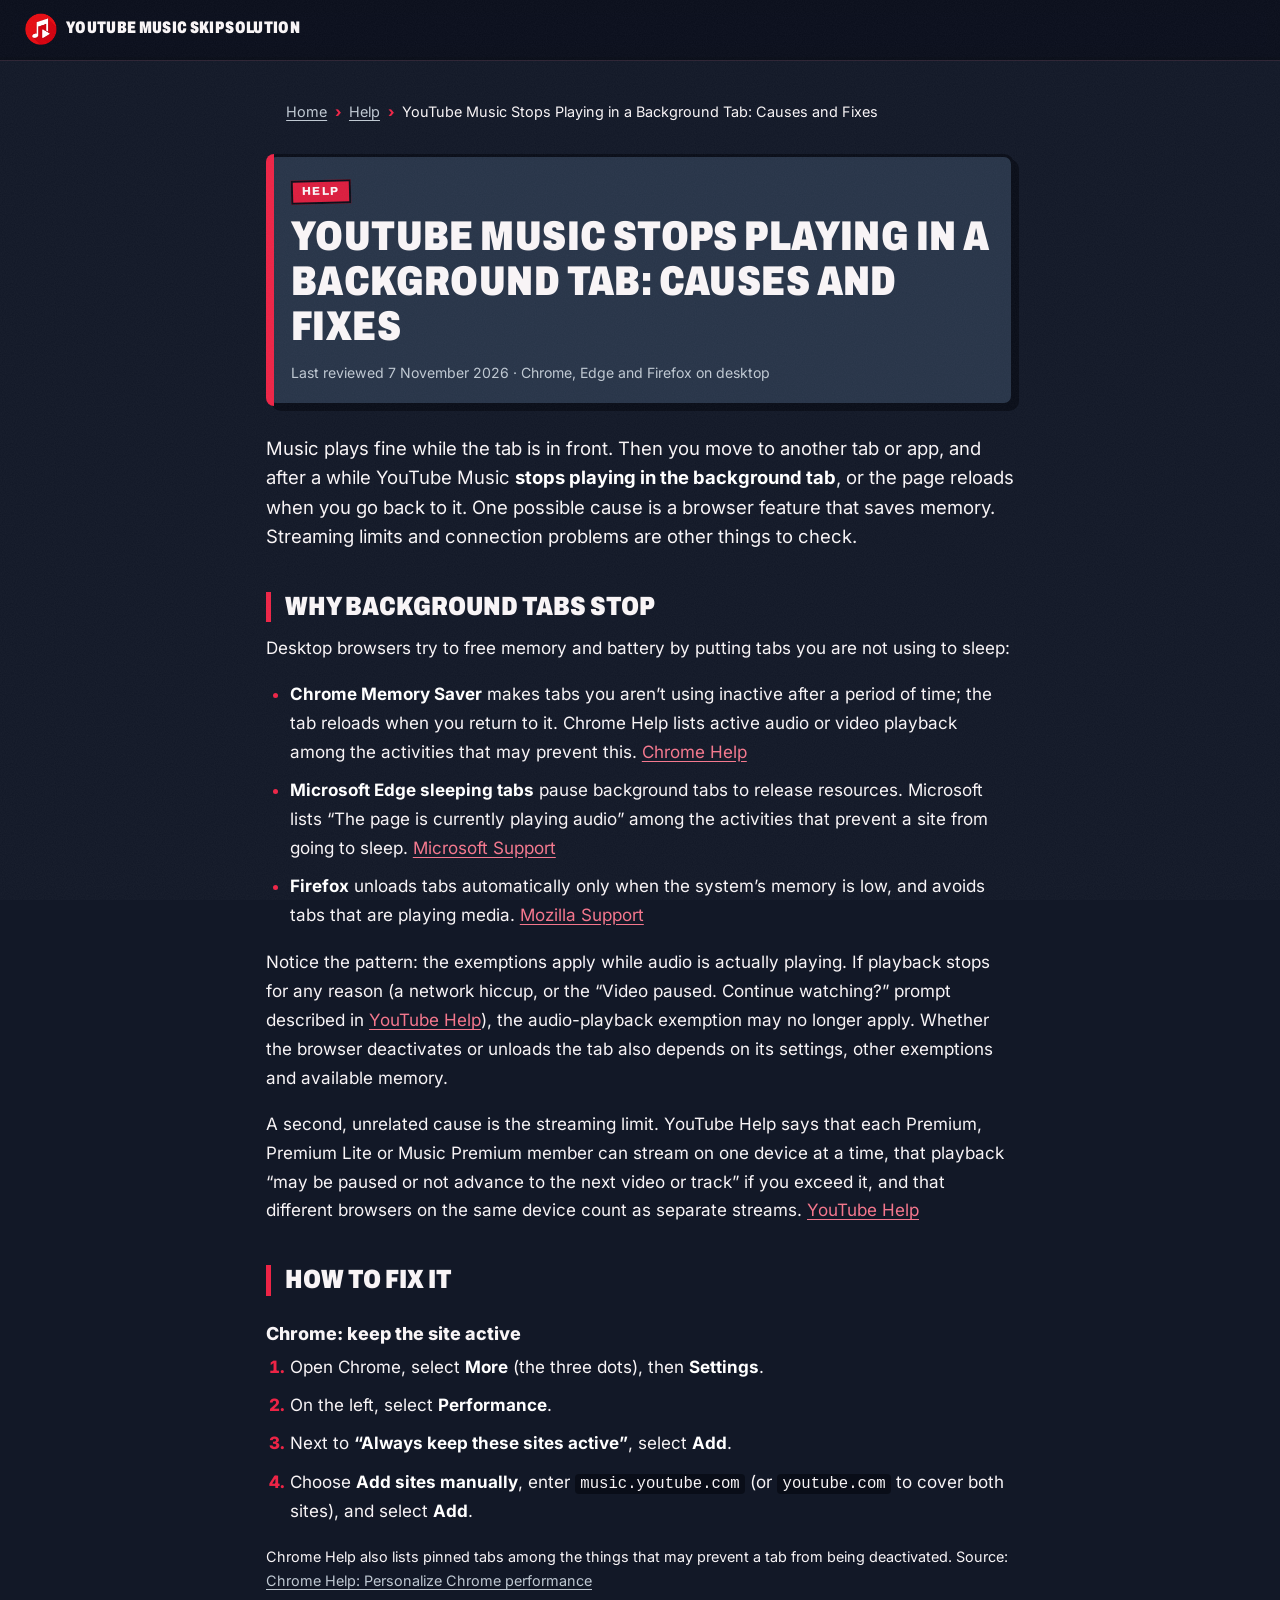
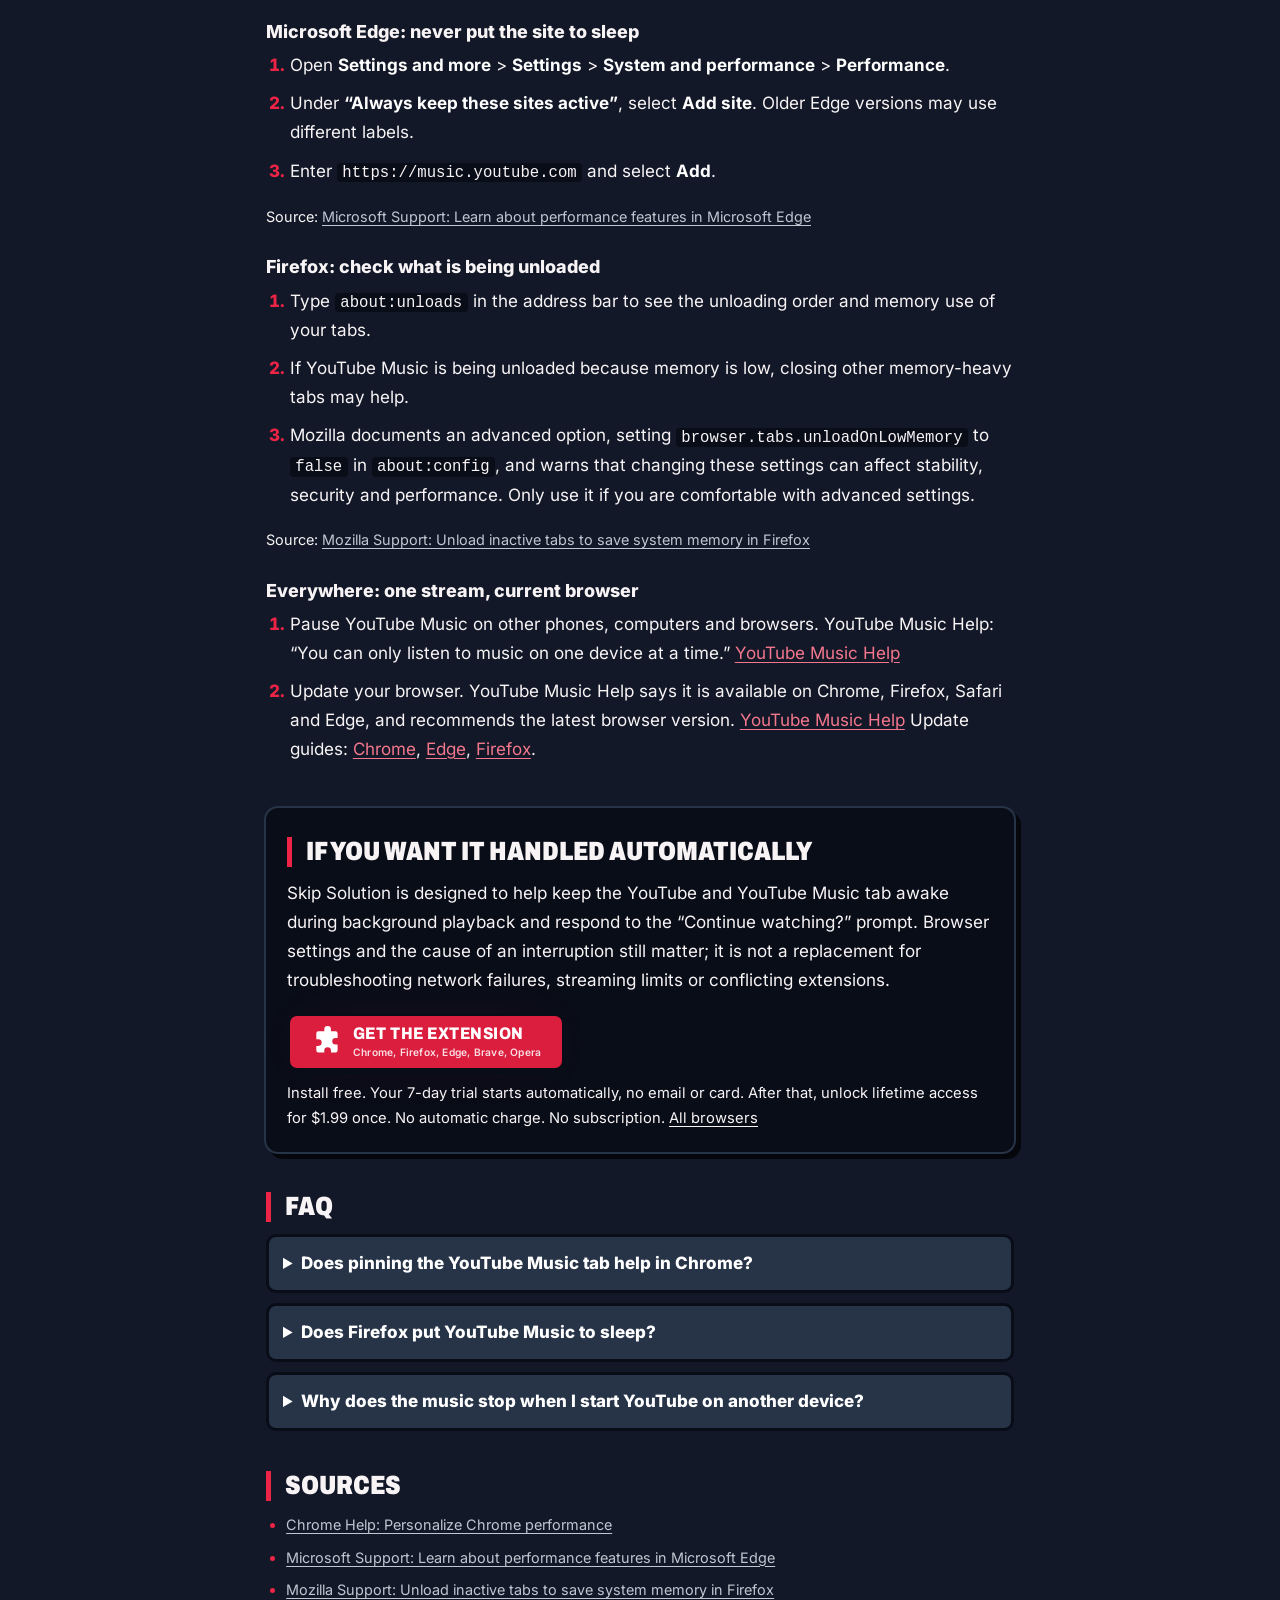
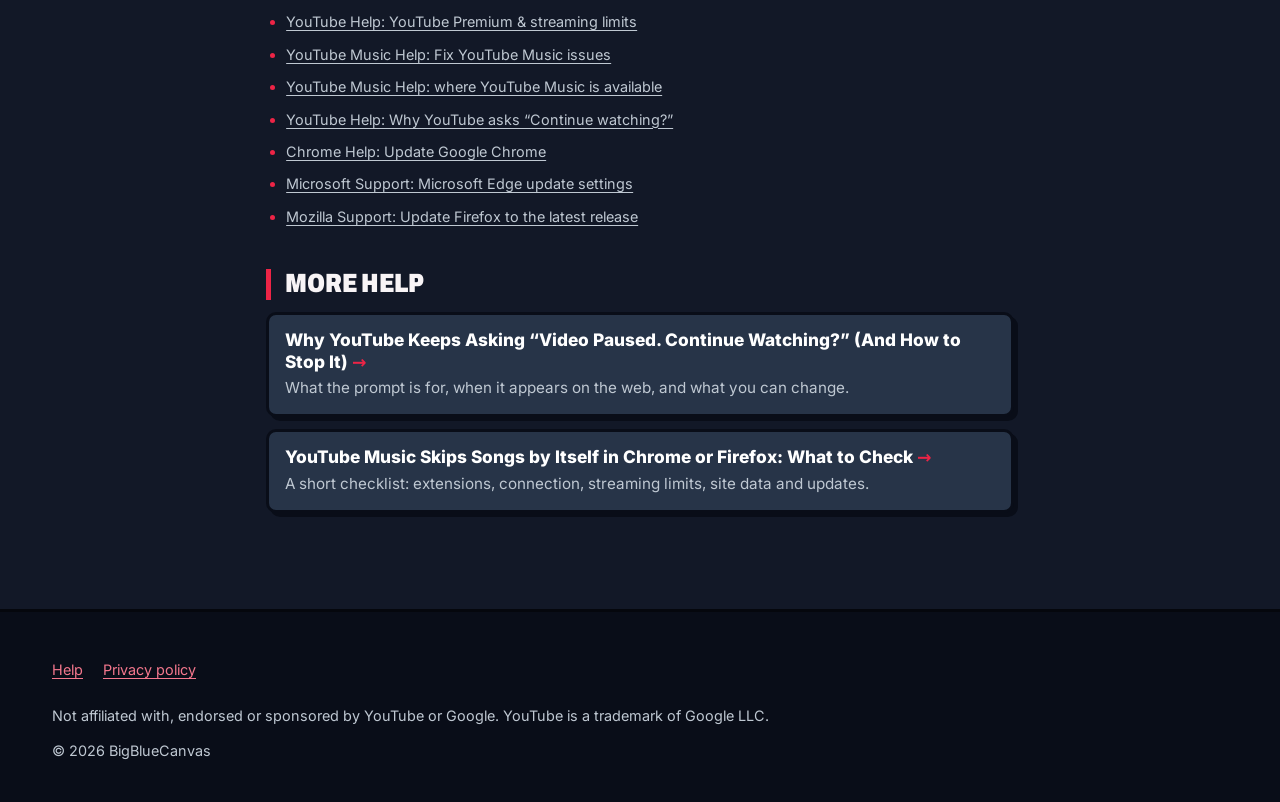
<file: help/youtube-music-stops-in-background-tab/index.html>
<!doctype html>
<html lang="en">
<head>
<meta charset="utf-8">
<meta name="viewport" content="width=device-width, initial-scale=1">
<title>YouTube Music Stops in a Background Tab: Causes and Fixes</title>
<meta name="description" content="Music stops or the tab reloads when YouTube Music is in the background? Browser settings to check in Chrome, Edge and Firefox, plus other possible causes.">
<meta name="theme-color" content="#121827">
<link rel="canonical" href="https://skipnomore.site/help/youtube-music-stops-in-background-tab/">
<meta property="og:type" content="article">
<meta property="og:site_name" content="YouTube Music Skip Solution">
<meta property="og:locale" content="en_US">
<meta property="og:title" content="YouTube Music Stops in a Background Tab: Causes and Fixes">
<meta property="og:description" content="Music stops or the tab reloads when YouTube Music is in the background? Browser settings to check in Chrome, Edge and Firefox, plus other possible causes.">
<meta property="og:url" content="https://skipnomore.site/help/youtube-music-stops-in-background-tab/">
<meta property="og:image" content="https://skipnomore.site/assets/img/og-image.jpg">
<meta property="og:image:width" content="1200">
<meta property="og:image:height" content="630">
<meta name="twitter:card" content="summary_large_image">
<meta name="twitter:title" content="YouTube Music Stops in a Background Tab: Causes and Fixes">
<meta name="twitter:description" content="Music stops or the tab reloads when YouTube Music is in the background? Browser settings to check in Chrome, Edge and Firefox, plus other possible causes.">
<meta name="twitter:image" content="https://skipnomore.site/assets/img/og-image.jpg">
<link rel="icon" href="../../favicon.ico" sizes="48x48">
<link rel="icon" type="image/png" sizes="32x32" href="../../assets/img/favicon-32.png?v=202611071831">
<link rel="icon" type="image/png" sizes="192x192" href="/favicon-192.png">
<link rel="apple-touch-icon" href="../../assets/img/apple-touch-icon.png?v=202611071831">
<!-- Existing Umami loader (production hostnames only; page views + data-umami-event clicks). -->
<script>
  var UMAMI_WEBSITE_ID = "eec95f31-0b55-4b0c-b859-6506064d4aaf";
  var UMAMI_DOMAINS = "skipnomore.site,www.skipnomore.site";
  if (UMAMI_WEBSITE_ID && /^https?:$/.test(location.protocol) &&
      UMAMI_DOMAINS.split(',').indexOf(location.hostname.toLowerCase()) !== -1 &&
      !document.querySelector('script[src="https://cloud.umami.is/script.js"]')) {
    (function () {
      var s = document.createElement('script');
      s.defer = true;
      s.src = 'https://cloud.umami.is/script.js';
      s.setAttribute('data-website-id', UMAMI_WEBSITE_ID);
      s.setAttribute('data-domains', UMAMI_DOMAINS);
      document.head.appendChild(s);
    })();
  }
</script>
<link rel="stylesheet" href="../../css/style.css?v=202611071831">
<link rel="stylesheet" href="../../css/help.css?v=202611071831">
<script type="application/ld+json">
{
 "@context": "https://schema.org",
 "@type": "Article",
 "headline": "YouTube Music Stops Playing in a Background Tab: Causes and Fixes",
 "description": "Music stops or the tab reloads when YouTube Music is in the background? Browser settings to check in Chrome, Edge and Firefox, plus other possible causes.",
 "image": "https://skipnomore.site/assets/img/og-image.jpg",
 "dateModified": "2026-11-07",
 "inLanguage": "en",
 "mainEntityOfPage": {
  "@type": "WebPage",
  "@id": "https://skipnomore.site/help/youtube-music-stops-in-background-tab/"
 },
 "author": {
  "@type": "Organization",
  "name": "BigBlueCanvas",
  "url": "https://skipnomore.site/"
 },
 "publisher": {
  "@type": "Organization",
  "name": "BigBlueCanvas",
  "url": "https://skipnomore.site/",
  "logo": {
   "@type": "ImageObject",
   "url": "https://skipnomore.site/assets/img/icon-128.png"
  }
 }
}
</script>
<script type="application/ld+json">
{
 "@context": "https://schema.org",
 "@type": "FAQPage",
 "mainEntity": [
  {
   "@type": "Question",
   "name": "Does pinning the YouTube Music tab help in Chrome?",
   "acceptedAnswer": {
    "@type": "Answer",
    "text": "It can. Chrome Help lists pinned tabs among the settings and activities that may prevent a tab from being deactivated. Adding the site to “Always keep these sites active” is the more direct option."
   }
  },
  {
   "@type": "Question",
   "name": "Does Firefox put YouTube Music to sleep?",
   "acceptedAnswer": {
    "@type": "Answer",
    "text": "Mozilla says Firefox unloads tabs automatically only when the system’s memory is low, and that it avoids tabs that are playing media. You can check the order on the about:unloads page."
   }
  },
  {
   "@type": "Question",
   "name": "Why does the music stop when I start YouTube on another device?",
   "acceptedAnswer": {
    "@type": "Answer",
    "text": "YouTube Help says each Premium, Premium Lite or Music Premium member can stream on one device at a time, and different browsers on the same device count as separate streams. Above the limit, playback may be paused or may not advance to the next track."
   }
  }
 ]
}
</script>
<script type="application/ld+json">
{
 "@context": "https://schema.org",
 "@type": "BreadcrumbList",
 "itemListElement": [
  {
   "@type": "ListItem",
   "position": 1,
   "name": "Home",
   "item": "https://skipnomore.site/"
  },
  {
   "@type": "ListItem",
   "position": 2,
   "name": "Help",
   "item": "https://skipnomore.site/help/"
  },
  {
   "@type": "ListItem",
   "position": 3,
   "name": "YouTube Music Stops Playing in a Background Tab: Causes and Fixes",
   "item": "https://skipnomore.site/help/youtube-music-stops-in-background-tab/"
  }
 ]
}
</script>
</head>
<body>
<svg class="sprite" aria-hidden="true" focusable="false" width="0" height="0">
  <symbol id="mark-chrome" viewBox="0 0 16 16"><path fill="currentColor" fill-rule="evenodd" d="M16 8a8 8 0 0 1-7.022 7.94l1.902-7.098a3 3 0 0 0 .05-1.492A3 3 0 0 0 10.237 6h5.511A8 8 0 0 1 16 8M0 8a8 8 0 0 0 7.927 8l1.426-5.321a3 3 0 0 1-.723.255 3 3 0 0 1-1.743-.147 3 3 0 0 1-1.043-.7L.633 4.876A8 8 0 0 0 0 8m5.004-.167L1.108 3.936A8.003 8.003 0 0 1 15.418 5H8.066a3 3 0 0 0-1.252.243 2.99 2.99 0 0 0-1.81 2.59M8 10a2 2 0 1 0 0-4 2 2 0 0 0 0 4"/></symbol>
  <symbol id="mark-firefox" viewBox="0 0 16 16"><path fill="currentColor" d="M13.384 3.408c.535.276 1.22 1.152 1.556 1.963a8 8 0 0 1 .503 3.897l-.009.077-.026.224A7.758 7.758 0 0 1 .006 8.257v-.04q.025-.545.114-1.082c.01-.074.075-.42.09-.489l.01-.051a6.6 6.6 0 0 1 1.041-2.35q.327-.465.725-.87.35-.358.758-.65a1.5 1.5 0 0 1 .26-.137c-.018.268-.04 1.553.268 1.943h.003a5.7 5.7 0 0 1 1.868-1.443 3.6 3.6 0 0 0 .021 1.896q.105.07.2.152c.107.09.226.207.454.433l.068.066.009.009a2 2 0 0 0 .213.18c.383.287.943.563 1.306.741.201.1.342.168.359.193l.004.008c-.012.193-.695.858-.933.858-2.206 0-2.564 1.335-2.564 1.335.087.997.714 1.839 1.517 2.357a4 4 0 0 0 .439.241q.114.05.228.094c.325.115.665.18 1.01.194 3.043.143 4.155-2.804 3.129-4.745v-.001a3 3 0 0 0-.731-.9 3 3 0 0 0-.571-.37l-.003-.002a2.68 2.68 0 0 1 1.87.454 3.92 3.92 0 0 0-3.396-1.983q-.116.001-.23.01l-.042.003V4.31h-.002a4 4 0 0 0-.8.14 7 7 0 0 0-.333-.314 2 2 0 0 0-.2-.152 4 4 0 0 1-.088-.383 5 5 0 0 1 1.352-.289l.05-.003c.052-.004.125-.01.205-.012C7.996 2.212 8.733.843 10.17.002l-.003.005.003-.001.002-.002h.002l.002-.002h.015a.02.02 0 0 1 .012.007 2.4 2.4 0 0 0 .206.48q.09.153.183.297c.49.774 1.023 1.379 1.543 1.968.771.874 1.512 1.715 2.036 3.02l-.001-.013a8 8 0 0 0-.786-2.353"/></symbol>
  <symbol id="mark-edge" viewBox="0 0 16 16"><path fill="currentColor" d="M9.482 9.341c-.069.062-.17.153-.17.309 0 .162.107.325.3.456.877.613 2.521.54 2.592.538h.002c.667 0 1.32-.18 1.894-.519A3.84 3.84 0 0 0 16 6.819c.018-1.316-.44-2.218-.666-2.664l-.04-.08C13.963 1.487 11.106 0 8 0A8 8 0 0 0 .473 5.29C1.488 4.048 3.183 3.262 5 3.262c2.83 0 5.01 1.885 5.01 4.797h-.004v.002c0 .338-.168.832-.487 1.244l.006-.006z"/><path fill="currentColor" d="M.01 7.753a8.14 8.14 0 0 0 .753 3.641 8 8 0 0 0 6.495 4.564 5 5 0 0 1-.785-.377h-.01l-.12-.075a5.5 5.5 0 0 1-1.56-1.463A5.543 5.543 0 0 1 6.81 5.8l.01-.004.025-.012c.208-.098.62-.292 1.167-.285q.194.001.384.033a4 4 0 0 0-.993-.698l-.01-.005C6.348 4.282 5.199 4.263 5 4.263c-2.44 0-4.824 1.634-4.99 3.49m10.263 7.912q.133-.04.265-.084-.153.047-.307.086z"/><path fill="currentColor" d="M10.228 15.667a5 5 0 0 0 .303-.086l.082-.025a8.02 8.02 0 0 0 4.162-3.3.25.25 0 0 0-.331-.35q-.322.168-.663.294a6.4 6.4 0 0 1-2.243.4c-2.957 0-5.532-2.031-5.532-4.644q.003-.203.046-.399a4.54 4.54 0 0 0-.46 5.898l.003.005c.315.441.707.821 1.158 1.121h.003l.144.09c.877.55 1.721 1.078 3.328.996"/></symbol>
  <symbol id="mark-brave" viewBox="0 0 24 24"><path fill="currentColor" d="M15.68 0l2.096 2.38s1.84-.512 2.709.358c.868.87 1.584 1.638 1.584 1.638l-.562 1.381.715 2.047s-2.104 7.98-2.35 8.955c-.486 1.919-.818 2.66-2.198 3.633-1.38.972-3.884 2.66-4.293 2.916-.409.256-.92.692-1.38.692-.46 0-.97-.436-1.38-.692a185.796 185.796 0 01-4.293-2.916c-1.38-.973-1.712-1.714-2.197-3.633-.247-.975-2.351-8.955-2.351-8.955l.715-2.047-.562-1.381s.716-.768 1.585-1.638c.868-.87 2.708-.358 2.708-.358L8.321 0h7.36zm-3.679 14.936c-.14 0-1.038.317-1.758.69-.72.373-1.242.637-1.409.742-.167.104-.065.301.087.409.152.107 2.194 1.69 2.393 1.866.198.175.489.464.687.464.198 0 .49-.29.688-.464.198-.175 2.24-1.759 2.392-1.866.152-.108.254-.305.087-.41-.167-.104-.689-.368-1.41-.741-.72-.373-1.617-.69-1.757-.69zm0-11.278s-.409.001-1.022.206-1.278.46-1.584.46c-.307 0-2.581-.434-2.581-.434S4.119 7.152 4.119 7.849c0 .697.339.881.68 1.243l2.02 2.149c.192.203.59.511.356 1.066-.235.555-.58 1.26-.196 1.977.384.716 1.042 1.194 1.464 1.115.421-.08 1.412-.598 1.776-.834.364-.237 1.518-1.19 1.518-1.554 0-.365-1.193-1.02-1.413-1.168-.22-.15-1.226-.725-1.247-.95-.02-.227-.012-.293.284-.851.297-.559.831-1.304.742-1.8-.089-.495-.95-.753-1.565-.986-.615-.232-1.799-.671-1.947-.74-.148-.068-.11-.133.339-.175.448-.043 1.719-.212 2.292-.052.573.16 1.552.403 1.632.532.079.13.149.134.067.579-.081.445-.5 2.581-.541 2.96-.04.38-.12.63.288.724.409.094 1.097.256 1.333.256s.924-.162 1.333-.256c.408-.093.329-.344.288-.723-.04-.38-.46-2.516-.541-2.961-.082-.445-.012-.45.067-.579.08-.129 1.059-.372 1.632-.532.573-.16 1.845.009 2.292.052.449.042.487.107.339.175-.148.069-1.332.508-1.947.74-.615.233-1.476.49-1.565.986-.09.496.445 1.241.742 1.8.297.558.304.624.284.85-.02.226-1.026.802-1.247.95-.22.15-1.413.804-1.413 1.169 0 .364 1.154 1.317 1.518 1.554.364.236 1.355.755 1.776.834.422.079 1.08-.4 1.464-1.115.384-.716.039-1.422-.195-1.977-.235-.555.163-.863.355-1.066l2.02-2.149c.341-.362.68-.546.68-1.243 0-.697-2.695-3.96-2.695-3.96s-2.274.436-2.58.436c-.307 0-.972-.256-1.585-.461-.613-.205-1.022-.206-1.022-.206z"/></symbol>
  <symbol id="mark-ext" viewBox="0 0 24 24"><path fill="currentColor" d="M10 2.5a2.5 2.5 0 0 1 5 0V4h3.5A1.5 1.5 0 0 1 20 5.5V9h-1.5a2.5 2.5 0 0 0 0 5H20v4.5a1.5 1.5 0 0 1-1.5 1.5H15v-1.5a2.5 2.5 0 0 0-5 0V20H5.5A1.5 1.5 0 0 1 4 18.5V15h1.5a2.5 2.5 0 0 0 0-5H4V5.5A1.5 1.5 0 0 1 5.5 4H10z"/></symbol>
  <symbol id="mark-opera" viewBox="0 0 24 24"><path fill="currentColor" d="M8.051 5.238c-1.328 1.566-2.186 3.883-2.246 6.48v.564c.061 2.598.918 4.912 2.246 6.479 1.721 2.236 4.279 3.654 7.139 3.654 1.756 0 3.4-.537 4.807-1.471C17.879 22.846 15.074 24 12 24c-.192 0-.383-.004-.57-.014C5.064 23.689 0 18.436 0 12 0 5.371 5.373 0 12 0h.045c3.055.012 5.84 1.166 7.953 3.055-1.408-.93-3.051-1.471-4.81-1.471-2.858 0-5.417 1.42-7.14 3.654h.003zM24 12c0 3.556-1.545 6.748-4.002 8.945-3.078 1.5-5.946.451-6.896-.205 3.023-.664 5.307-4.32 5.307-8.74 0-4.422-2.283-8.075-5.307-8.74.949-.654 3.818-1.703 6.896-.205C22.455 5.25 24 8.445 24 12z"/></symbol>
</svg>
<a class="skip-link" href="#main">Skip to content</a>
<header class="nav">
  <div class="nav__inner">
    <a class="brand" href="../../" aria-label="YouTube Music Skip Solution, home">
      <img src="../../assets/img/icon-128.png?v=202611071831" width="128" height="128" alt="" class="brand__logo">
      <span class="brand__name" aria-hidden="true"><span class="brand__yt">YouTube Music </span>Skip Solution</span>
    </a>
  </div>
</header>
<main id="main" class="help">
<nav class="crumbs" aria-label="Breadcrumb"><ol><li><a href="../../">Home</a></li><li><a href="../">Help</a></li><li aria-current="page">YouTube Music Stops Playing in a Background Tab: Causes and Fixes</li></ol></nav>
<div class="help__banner">
  <p class="help__kicker">Help</p>
  <h1>YouTube Music Stops Playing in a Background Tab: Causes and Fixes</h1>
  <p class="help__meta">Last reviewed <time datetime="2026-11-07">7 November 2026</time> &middot; Chrome, Edge and Firefox on desktop</p>
</div>
<article>
<p class="help__lead">Music plays fine while the tab is in front. Then you move to another tab or app, and after a while YouTube Music <strong>stops playing in the background tab</strong>, or the page reloads when you go back to it. One possible cause is a browser feature that saves memory. Streaming limits and connection problems are other things to check.</p>

<h2>Why background tabs stop</h2>
<p>Desktop browsers try to free memory and battery by putting tabs you are not using to sleep:</p>
<ul>
  <li><strong>Chrome Memory Saver</strong> makes tabs you aren’t using inactive after a period of time; the tab reloads when you return to it. Chrome Help lists active audio or video playback among the activities that may prevent this. <a href="https://support.google.com/chrome/answer/12929150">Chrome Help</a></li>
  <li><strong>Microsoft Edge sleeping tabs</strong> pause background tabs to release resources. Microsoft lists “The page is currently playing audio” among the activities that prevent a site from going to sleep. <a href="https://support.microsoft.com/en-us/topic/learn-about-performance-features-in-microsoft-edge-7b36f363-2119-448a-8de6-375cfd88ab25">Microsoft Support</a></li>
  <li><strong>Firefox</strong> unloads tabs automatically only when the system’s memory is low, and avoids tabs that are playing media. <a href="https://support.mozilla.org/en-US/kb/unload-inactive-tabs-save-system-memory-firefox">Mozilla Support</a></li>
</ul>
<p>Notice the pattern: the exemptions apply while audio is actually playing. If playback stops for any reason (a network hiccup, or the “Video paused. Continue watching?” prompt described in <a href="https://support.google.com/youtube/answer/12819304">YouTube Help</a>), the audio-playback exemption may no longer apply. Whether the browser deactivates or unloads the tab also depends on its settings, other exemptions and available memory.</p>
<p>A second, unrelated cause is the streaming limit. YouTube Help says that each Premium, Premium Lite or Music Premium member can stream on one device at a time, that playback “may be paused or not advance to the next video or track” if you exceed it, and that different browsers on the same device count as separate streams. <a href="https://support.google.com/youtube/answer/7361503">YouTube Help</a></p>

<h2>How to fix it</h2>
<h3>Chrome: keep the site active</h3>
<ol>
  <li>Open Chrome, select <strong>More</strong> (the three dots), then <strong>Settings</strong>.</li>
  <li>On the left, select <strong>Performance</strong>.</li>
  <li>Next to <strong>“Always keep these sites active”</strong>, select <strong>Add</strong>.</li>
  <li>Choose <strong>Add sites manually</strong>, enter <code>music.youtube.com</code> (or <code>youtube.com</code> to cover both sites), and select <strong>Add</strong>.</li>
</ol>
<p class="help__src">Chrome Help also lists pinned tabs among the things that may prevent a tab from being deactivated. Source: <a href="https://support.google.com/chrome/answer/12929150">Chrome Help: Personalize Chrome performance</a></p>

<h3>Microsoft Edge: never put the site to sleep</h3>
<ol>
  <li>Open <strong>Settings and more</strong> &gt; <strong>Settings</strong> &gt; <strong>System and performance</strong> &gt; <strong>Performance</strong>.</li>
  <li>Under <strong>“Always keep these sites active”</strong>, select <strong>Add site</strong>. Older Edge versions may use different labels.</li>
  <li>Enter <code>https://music.youtube.com</code> and select <strong>Add</strong>.</li>
</ol>
<p class="help__src">Source: <a href="https://support.microsoft.com/en-us/topic/learn-about-performance-features-in-microsoft-edge-7b36f363-2119-448a-8de6-375cfd88ab25">Microsoft Support: Learn about performance features in Microsoft Edge</a></p>

<h3>Firefox: check what is being unloaded</h3>
<ol>
  <li>Type <code>about:unloads</code> in the address bar to see the unloading order and memory use of your tabs.</li>
  <li>If YouTube Music is being unloaded because memory is low, closing other memory-heavy tabs may help.</li>
  <li>Mozilla documents an advanced option, setting <code>browser.tabs.unloadOnLowMemory</code> to <code>false</code> in <code>about:config</code>, and warns that changing these settings can affect stability, security and performance. Only use it if you are comfortable with advanced settings.</li>
</ol>
<p class="help__src">Source: <a href="https://support.mozilla.org/en-US/kb/unload-inactive-tabs-save-system-memory-firefox">Mozilla Support: Unload inactive tabs to save system memory in Firefox</a></p>

<h3>Everywhere: one stream, current browser</h3>
<ol>
  <li>Pause YouTube Music on other phones, computers and browsers. YouTube Music Help: “You can only listen to music on one device at a time.” <a href="https://support.google.com/youtubemusic/answer/9027741">YouTube Music Help</a></li>
  <li>Update your browser. YouTube Music Help says it is available on Chrome, Firefox, Safari and Edge, and recommends the latest browser version. <a href="https://support.google.com/youtubemusic/answer/6313540">YouTube Music Help</a> Update guides: <a href="https://support.google.com/chrome/answer/95414">Chrome</a>, <a href="https://support.microsoft.com/en-us/edge/microsoft-edge-update-settings">Edge</a>, <a href="https://support.mozilla.org/en-US/kb/update-firefox-latest-release">Firefox</a>.</li>
</ol>

<section class="help-cta" aria-labelledby="cta-title">
  <h2 id="cta-title">If you want it handled automatically</h2>
  <p>Skip Solution is designed to help keep the YouTube and YouTube Music tab awake during background playback and respond to the “Continue watching?” prompt. Browser settings and the cause of an interruption still matter; it is not a replacement for troubleshooting network failures, streaming limits or conflicting extensions.</p>
  <div class="store-row">
    <a class="btn btn--store is-primary btn--auto" href="../../#download" data-store="auto" data-section="help" data-umami-event-location="help" data-umami-event-page="youtube-music-stops-in-background-tab">
      <svg class="btn__mark" aria-hidden="true"><use href="#mark-ext"/></svg>
      <span class="btn__txt"><span class="btn__label">Get the extension</span><span class="btn__sub">Chrome, Firefox, Edge, Brave, Opera</span></span>
    </a>
  </div>
  <p class="help-cta__price">Install free. Your 7-day trial starts automatically, no email or card. After that, unlock lifetime access for $1.99 once. No automatic charge. No subscription. <a href="../../#download">All browsers</a></p>
</section>

<section class="help-faq" aria-labelledby="faq-title">
<h2 id="faq-title">FAQ</h2>
<details id="faq-1"><summary>Does pinning the YouTube Music tab help in Chrome?</summary><div><p>It can. Chrome Help lists pinned tabs among the settings and activities that may prevent a tab from being deactivated. Adding the site to “Always keep these sites active” is the more direct option.</p></div></details>
<details id="faq-2"><summary>Does Firefox put YouTube Music to sleep?</summary><div><p>Mozilla says Firefox unloads tabs automatically only when the system’s memory is low, and that it avoids tabs that are playing media. You can check the order on the about:unloads page.</p></div></details>
<details id="faq-3"><summary>Why does the music stop when I start YouTube on another device?</summary><div><p>YouTube Help says each Premium, Premium Lite or Music Premium member can stream on one device at a time, and different browsers on the same device count as separate streams. Above the limit, playback may be paused or may not advance to the next track.</p></div></details>
</section>
</article>

<section aria-labelledby="sources-title">
<h2 id="sources-title">Sources</h2>
<ul class="help__src">
  <li><a href="https://support.google.com/chrome/answer/12929150">Chrome Help: Personalize Chrome performance</a></li>
  <li><a href="https://support.microsoft.com/en-us/topic/learn-about-performance-features-in-microsoft-edge-7b36f363-2119-448a-8de6-375cfd88ab25">Microsoft Support: Learn about performance features in Microsoft Edge</a></li>
  <li><a href="https://support.mozilla.org/en-US/kb/unload-inactive-tabs-save-system-memory-firefox">Mozilla Support: Unload inactive tabs to save system memory in Firefox</a></li>
  <li><a href="https://support.google.com/youtube/answer/7361503">YouTube Help: YouTube Premium &amp; streaming limits</a></li>
  <li><a href="https://support.google.com/youtubemusic/answer/9027741">YouTube Music Help: Fix YouTube Music issues</a></li>
  <li><a href="https://support.google.com/youtubemusic/answer/6313540">YouTube Music Help: where YouTube Music is available</a></li>
  <li><a href="https://support.google.com/youtube/answer/12819304">YouTube Help: Why YouTube asks “Continue watching?”</a></li>
  <li><a href="https://support.google.com/chrome/answer/95414">Chrome Help: Update Google Chrome</a></li>
  <li><a href="https://support.microsoft.com/en-us/edge/microsoft-edge-update-settings">Microsoft Support: Microsoft Edge update settings</a></li>
  <li><a href="https://support.mozilla.org/en-US/kb/update-firefox-latest-release">Mozilla Support: Update Firefox to the latest release</a></li>
</ul>
</section>

<section aria-labelledby="more-title">
<h2 id="more-title">More help</h2>
<ul class="help-list">
  <li><a href="../video-paused-continue-watching/"><strong>Why YouTube Keeps Asking “Video Paused. Continue Watching?” (And How to Stop It)</strong><span>What the prompt is for, when it appears on the web, and what you can change.</span></a></li>
  <li><a href="../youtube-music-skips-songs/"><strong>YouTube Music Skips Songs by Itself in Chrome or Firefox: What to Check</strong><span>A short checklist: extensions, connection, streaming limits, site data and updates.</span></a></li>
</ul>
</section>
</main>
<footer class="footer">
  <div class="footer__inner">
    <nav class="footer__links" aria-label="Footer">
      <a href="../../help/">Help</a>
      <a href="../../privacy.html">Privacy policy</a>
    </nav>
    <p class="footer__disclaimer">Not affiliated with, endorsed or sponsored by YouTube or Google. YouTube is a trademark of Google LLC.</p>
    <p class="footer__copy">&copy; <span data-year>2026</span> BigBlueCanvas</p>
  </div>
</footer>
<script src="../../js/main.js?v=202611071831" defer></script>
</body>
</html>
</file>
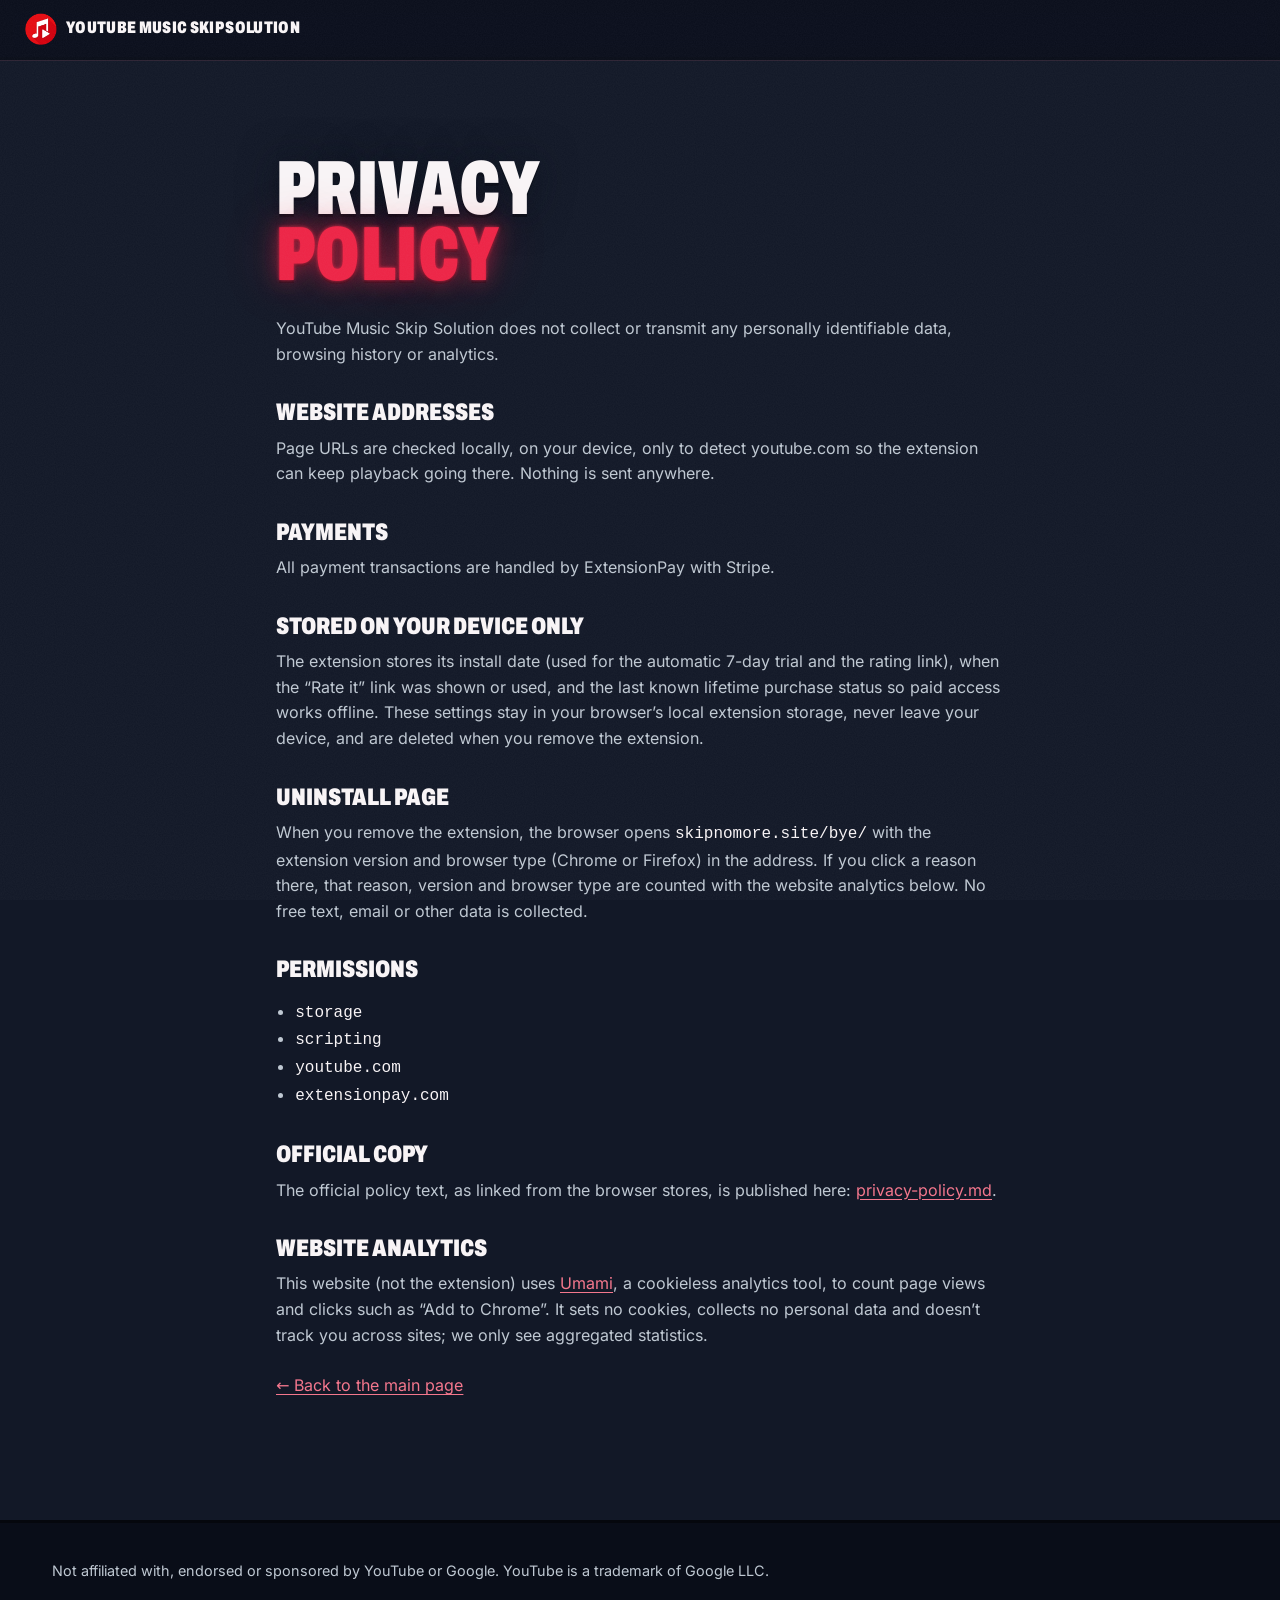
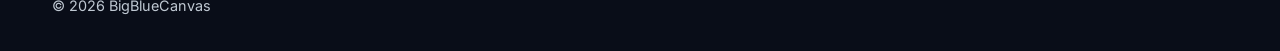
<file: privacy.html>
<!doctype html>
<html lang="en">
<head>
<meta charset="utf-8">
<meta name="viewport" content="width=device-width, initial-scale=1">
<title>Privacy policy | YouTube Music Skip Solution</title>
<meta name="description" content="Privacy policy for YouTube Music Skip Solution: the extension collects no personal data, browsing history or analytics; the website uses cookieless Umami statistics.">
<meta name="theme-color" content="#121827">
<link rel="icon" type="image/png" sizes="128x128" href="assets/img/icon-128.png?v=202611071831">
<link rel="icon" type="image/png" sizes="192x192" href="/favicon-192.png">
<link rel="stylesheet" href="css/style.css?v=202611071831">
<style>
  .legal { max-width: 760px; margin: 0 auto; padding: clamp(48px, 8vw, 96px) 16px; }
  .legal h1 { font-size: clamp(2.6rem, 8vw, 4.8rem); margin-bottom: 28px; }
  .legal h2 { font: 900 1.5rem/1.1 var(--f-display); font-stretch: 74%; text-transform: uppercase; margin: 32px 0 10px; }
  .legal p, .legal li { color: var(--muted); }
  .legal ul { padding-left: 1.2em; }
  .legal code { color: var(--white); }
  .legal .back { display: inline-flex; align-items: center; min-height: 44px; }
</style>
</head>
<body>
<a class="skip-link" href="#main">Skip to content</a>
<header class="nav">
  <div class="nav__inner">
    <a class="brand" href="index.html" aria-label="YouTube Music Skip Solution, home">
      <img src="assets/img/icon-128.png?v=202611071831" width="128" height="128" alt="" class="brand__logo">
      <span class="brand__name" aria-hidden="true"><span class="brand__yt">YouTube Music </span>Skip Solution</span>
    </a>
  </div>
</header>
<main id="main" class="legal">
  <h1 class="display"><span class="hl-white">Privacy</span> <span class="hl-red">policy</span></h1>
  <p>YouTube Music Skip Solution does not collect or transmit any personally identifiable data, browsing history or analytics.</p>

  <h2>Website addresses</h2>
  <p>Page URLs are checked locally, on your device, only to detect youtube.com so the extension can keep playback going there. Nothing is sent anywhere.</p>

  <h2>Payments</h2>
  <p>All payment transactions are handled by ExtensionPay with Stripe.</p>

  <h2>Stored on your device only</h2>
  <p>The extension stores its install date (used for the automatic 7-day trial and the rating link), when the &ldquo;Rate it&rdquo; link was shown or used, and the last known lifetime purchase status so paid access works offline. These settings stay in your browser&rsquo;s local extension storage, never leave your device, and are deleted when you remove the extension.</p>

  <h2>Uninstall page</h2>
  <p>When you remove the extension, the browser opens <code>skipnomore.site/bye/</code> with the extension version and browser type (Chrome or Firefox) in the address. If you click a reason there, that reason, version and browser type are counted with the website analytics below. No free text, email or other data is collected.</p>

  <h2>Permissions</h2>
  <ul>
    <li><code>storage</code></li>
    <li><code>scripting</code></li>
    <li><code>youtube.com</code></li>
    <li><code>extensionpay.com</code></li>
  </ul>

  <h2>Official copy</h2>
  <p>The official policy text, as linked from the browser stores, is published here: <a href="https://gist.githubusercontent.com/BigBlueCanvas/0d30da272183787a5953459e8153c86b/raw/fdc48a7d35dbf2cd06516244c5940f310a608ddb/privacy-policy.md">privacy-policy.md</a>.</p>

  <h2>Website analytics</h2>
  <p>This website (not the extension) uses <a href="https://umami.is/">Umami</a>, a cookieless analytics tool, to count page views and clicks such as &ldquo;Add to Chrome&rdquo;. It sets no cookies, collects no personal data and doesn&rsquo;t track you across sites; we only see aggregated statistics.</p>

  <p><a class="back" href="index.html">&larr; Back to the main page</a></p>
</main>
<footer class="footer">
  <div class="footer__inner">
    <p class="footer__disclaimer">Not affiliated with, endorsed or sponsored by YouTube or Google. YouTube is a trademark of Google LLC.</p>
    <p class="footer__copy">&copy; <span data-year>2026</span> BigBlueCanvas</p>
  </div>
</footer>
<script src="js/main.js?v=202611071831" defer></script>
</body>
</html>
</file>
<file: css/style.css>
/* =========================================================
   YouTube Music Skip Solution: one-page comic
   Mobile-first. Animations use transform / opacity only
   (clip-path is used once per panel for the "ink in" wipe).
   ========================================================= */

/* ---------- Fonts (self-hosted, OFL) ---------- */
@font-face {
  font-family: "Archivo";
  src: url("../assets/fonts/archivo-latin-wdth-normal.woff2?v=202611071831") format("woff2");
  font-weight: 100 900;
  font-stretch: 62% 125%;
  font-style: normal;
  font-display: swap;
}
@font-face {
  font-family: "Inter";
  src: url("../assets/fonts/inter-latin-wght-normal.woff2?v=202611071831") format("woff2");
  font-weight: 100 900;
  font-style: normal;
  font-display: swap;
}
@font-face {
  font-family: "Bangers";
  src: url("../assets/fonts/bangers-latin-400-normal.woff2?v=202611071831") format("woff2");
  font-weight: 400;
  font-style: normal;
  font-display: swap;
}
/* Metric-matched fallbacks to limit layout shift while fonts swap in */
@font-face {
  font-family: "Archivo Fallback";
  src: local("Arial Narrow Bold"), local("ArialNarrow-Bold"), local("Arial Narrow"), local("Roboto Condensed"), local("Arial");
  size-adjust: 92%;
  ascent-override: 96%;
  descent-override: 24%;
  line-gap-override: 0%;
}
@font-face {
  font-family: "Inter Fallback";
  src: local("Segoe UI"), local("Arial"), local("Helvetica Neue"), local("Roboto");
  size-adjust: 107%;
  ascent-override: 90%;
  descent-override: 22.4%;
  line-gap-override: 0%;
}
@font-face {
  font-family: "Bangers Fallback";
  src: local("Impact"), local("Haettenschweiler"), local("Arial Black");
  size-adjust: 88%;
}

/* ---------- Tokens ---------- */
:root {
  --navy: #121827;
  --ink: #090D18;
  --slate: #273448;
  --slate-2: #46536A;
  --red: #ED2446;
  --red-ui: #DB1D3E;           /* brand red, a hair darker so white text passes AA */
  --deep-red: #6F172A;
  --coral: #F4778D;
  --white: #F8F4F6;
  --muted: #BFC8D2;
  --green: #3DDC84;            /* ONLY for the "ON" state */

  --f-display: "Archivo", "Archivo Fallback", "Arial Narrow", Impact, system-ui, sans-serif;
  --f-body: "Inter", "Inter Fallback", system-ui, "Segoe UI", Arial, sans-serif;
  --f-sfx: "Bangers", "Bangers Fallback", Impact, "Arial Black", sans-serif;

  --nav-h: 60px;
  --gut: 10px;                 /* comic gutter */
  --pad: 16px;                 /* page side padding */
  --bw: 4px;                   /* panel border */
  --maxw: 1240px;
  --shadow: 5px 5px 0 var(--ink);
  --bloom: 0 0 56px -22px rgba(237, 36, 70, .24);
  --bloom-strong: 0 0 70px -18px rgba(237, 36, 70, .45);
  --ease-out: cubic-bezier(.2, .8, .2, 1);
  --ease-ink: cubic-bezier(.75, 0, .2, 1);
  --ease-pop: cubic-bezier(.34, 1.7, .5, 1);
}
@media (min-width: 900px) {
  :root { --gut: 14px; --pad: 32px; --bw: 5px; --shadow: 7px 7px 0 var(--ink); }
}

/* ---------- Base ---------- */
*, *::before, *::after { box-sizing: border-box; }
html {
  -webkit-text-size-adjust: 100%;
  text-size-adjust: 100%;
  scroll-padding-top: calc(var(--nav-h) + 12px);
  background: var(--navy);
}
@media (prefers-reduced-motion: no-preference) {
  html { scroll-behavior: smooth; }
}
body {
  margin: 0;
  min-width: 320px;
  background: var(--navy);
  color: var(--white);
  font-family: var(--f-body);
  font-size: 1rem;
  line-height: 1.6;
  text-rendering: optimizeLegibility;
  -webkit-font-smoothing: antialiased;
  overflow-x: hidden; /* safety net: tilted art never causes sideways scroll */
}
@supports (overflow: clip) {
  body { overflow-x: clip; }
}
/* faint print grain over the whole page */
body::after {
  content: "";
  position: fixed;
  inset: 0;
  z-index: 200;
  pointer-events: none;
  opacity: .07;
  background-image: url("data:image/svg+xml,%3Csvg xmlns='http://www.w3.org/2000/svg' width='160' height='160'%3E%3Cfilter id='n'%3E%3CfeTurbulence type='fractalNoise' baseFrequency='.9' numOctaves='2' stitchTiles='stitch'/%3E%3CfeColorMatrix values='0 0 0 0 1 0 0 0 0 1 0 0 0 0 1 0 0 0 .55 0'/%3E%3C/filter%3E%3Crect width='100%25' height='100%25' filter='url(%23n)'/%3E%3C/svg%3E");
}
img, svg, picture { display: block; max-width: 100%; }
a { color: var(--coral); text-underline-offset: .18em; }
a:hover { color: var(--white); }
p { margin: 0 0 1em; }
h1, h2, h3 { margin: 0; }
button { font: inherit; color: inherit; }
:focus-visible {
  outline: 3px solid var(--coral);
  outline-offset: 3px;
  border-radius: 4px;
}
.sr-only {
  position: absolute !important;
  width: 1px; height: 1px;
  padding: 0; margin: -1px;
  overflow: hidden; clip: rect(0 0 0 0);
  white-space: nowrap; border: 0;
}
.skip-link {
  position: absolute; left: 12px; top: -80px; z-index: 300;
  padding: 12px 16px; background: var(--white); color: var(--ink);
  font-weight: 700; border: 3px solid var(--ink); box-shadow: var(--shadow);
}
.skip-link:focus { top: 12px; }

/* ---------- Type ---------- */
.display {
  font-family: var(--f-display);
  font-weight: 900;
  font-stretch: 66%;
  text-transform: uppercase;
  line-height: .86;
  letter-spacing: .005em;
}
.display > span { display: block; }
.hl-white {
  color: var(--white);
  text-shadow: 0 .045em 0 var(--ink), 0 0 .5em rgba(9, 13, 24, .6);
}
.hl-red {
  color: var(--red);
  text-shadow:
    0 0 .05em rgba(237, 36, 70, .9),
    0 0 .28em rgba(237, 36, 70, .55),
    0 0 .7em rgba(237, 36, 70, .3),
    0 .045em 0 var(--ink);
}
.kicker, .chapter__no {
  display: inline-block;
  margin: 0 0 14px;
  padding: 6px 12px 5px;
  font: 800 .8rem/1 var(--f-display);
  font-stretch: 100%;
  letter-spacing: .16em;
  text-transform: uppercase;
  color: var(--white);
  background: var(--red-ui);
  border: 3px solid var(--ink);
  box-shadow: 3px 3px 0 var(--ink);
  transform: rotate(-2deg);
}

/* ---------- Halftone (comic print dot screen) ---------- */
/* ~3px pitch, rotated 30deg, low opacity, multiply. */
.panel__art::after {
  content: "";
  position: absolute;
  inset: -50%;
  pointer-events: none;
  background-image: radial-gradient(circle at center, rgba(9, 13, 24, .9) .75px, transparent 1.3px);
  background-size: 3px 3px;
  transform: rotate(30deg);
  mix-blend-mode: multiply;
  opacity: .18;
  z-index: 1;
}

/* ---------- Buttons ---------- */
.btn {
  position: relative;
  display: inline-flex;
  align-items: center;
  justify-content: center;
  gap: .6em;
  min-height: 52px;
  padding: .75em 1.25em;
  border: 3px solid var(--ink);
  border-radius: 10px;
  font-family: var(--f-display);
  font-weight: 800;
  font-stretch: 88%;
  font-size: 1.05rem;
  line-height: 1;
  letter-spacing: .03em;
  text-transform: uppercase;
  text-decoration: none;
  white-space: nowrap;
  box-shadow: 4px 4px 0 var(--ink);
  transition: transform .16s var(--ease-out), box-shadow .16s var(--ease-out), background-color .16s;
  -webkit-tap-highlight-color: transparent;
}
.btn:hover { transform: translate(-2px, -2px); box-shadow: 6px 6px 0 var(--ink); }
.btn:active { transform: translate(3px, 3px); box-shadow: 1px 1px 0 var(--ink); }
.btn__icon {
  width: 1.35em; height: 1.35em; flex: none;
  fill: none; stroke: currentColor; stroke-width: 2; stroke-linecap: round; stroke-linejoin: round;
}
.btn__mark { width: 1.9em; height: 1.9em; flex: none; fill: currentColor; color: #fff; }
.sprite { position: absolute; width: 0; height: 0; overflow: hidden; }
.btn__txt { display: flex; flex-direction: column; align-items: flex-start; gap: .28em; text-align: left; }
.btn__label { display: block; }
.btn__sub {
  display: block;
  font-family: var(--f-body);
  font-weight: 600;
  font-size: .64rem;
  letter-spacing: .02em;
  text-transform: none;
  opacity: .85;
}
.btn--store { background: var(--slate); color: #fff; padding-block: .6em; }
.btn--store:hover { color: #fff; background: var(--slate-2); }
.btn--store.is-primary {
  background: var(--red-ui);
  color: #fff;
  box-shadow: 4px 4px 0 var(--ink), var(--bloom);
}
.btn--store.is-primary:hover { background: var(--red); color: #fff; box-shadow: 6px 6px 0 var(--ink), var(--bloom); }
.store-row {
  display: flex;
  flex-wrap: wrap;
  gap: 12px;
  margin: 0 0 16px;
}
.store-row .btn { flex: 1 1 200px; }
.store-row--center { justify-content: center; }
@media (min-width: 600px) {
  .store-row .btn { flex: 0 0 auto; }
}

/* ---------- Nav ---------- */
.nav {
  position: sticky;
  top: 0;
  z-index: 100;
  height: var(--nav-h);
  background: rgba(9, 13, 24, .94);
  border-bottom: 3px solid var(--ink);
  box-shadow: 0 1px 0 rgba(244, 119, 141, .12);
}
@supports ((-webkit-backdrop-filter: blur(1px)) or (backdrop-filter: blur(1px))) {
  .nav {
    background: rgba(9, 13, 24, .8);
    -webkit-backdrop-filter: blur(10px) saturate(140%);
    backdrop-filter: blur(10px) saturate(140%);
  }
}
.nav__inner {
  height: 100%;
  max-width: 1440px;
  margin: 0 auto;
  padding: 0 12px;
  display: flex;
  align-items: center;
  gap: 8px;
}
.brand {
  display: flex;
  align-items: center;
  gap: 8px;
  min-height: 44px;
  margin-right: auto;
  color: var(--white);
  text-decoration: none;
}
.brand:hover { color: var(--white); }
.brand__logo { width: 34px; height: 34px; border-radius: 8px; }
.brand__name {
  font: 900 1.05rem/1 var(--f-display);
  font-stretch: 72%;
  text-transform: uppercase;
  letter-spacing: .02em;
}
.brand__yt { display: none; }
.btn--nav {
  min-height: 44px;
  padding: .55em .9em;
  font-size: .82rem;
  border-width: 2px;
  box-shadow: 3px 3px 0 var(--ink);
  background: var(--red-ui);
  color: #fff;
}
.btn--nav:hover { color: #fff; background: var(--red); box-shadow: 4px 4px 0 var(--ink); }
.nav__menu {
  display: inline-grid;
  place-items: center;
  width: 44px; height: 44px;
  padding: 0;
  background: transparent;
  border: 2px solid var(--slate-2);
  border-radius: 10px;
  cursor: pointer;
}
.nav__menu svg { width: 22px; height: 22px; fill: none; stroke: var(--white); stroke-width: 2.4; stroke-linecap: round; }
.nav__links {
  display: none;
  position: absolute;
  top: 100%;
  left: 0; right: 0;
  padding: 8px 12px 16px;
  background: var(--ink);
  border-bottom: 3px solid var(--red-ui);
  flex-direction: column;
}
.nav__links.is-open { display: flex; }
.nav__links a {
  display: flex;
  align-items: center;
  min-height: 48px;
  padding: 0 8px;
  color: var(--white);
  text-decoration: none;
  font: 800 1.15rem/1 var(--f-display);
  font-stretch: 80%;
  letter-spacing: .04em;
  text-transform: uppercase;
  border-bottom: 1px solid rgba(191, 200, 210, .12);
}
.nav__links a:hover { color: var(--coral); }
@media (max-width: 359px) {
  .brand__name { display: none; }
}
@media (min-width: 860px) {
  .nav__inner { padding: 0 24px; gap: 20px; }
  .nav__menu { display: none; }
  .nav__links {
    display: flex;
    position: static;
    flex-direction: row;
    padding: 0;
    background: none;
    border: 0;
    gap: 4px;
  }
  .nav__links a {
    min-height: 44px;
    padding: 0 12px;
    border: 0;
    font: 600 .92rem/1 var(--f-body);
    letter-spacing: 0;
    text-transform: none;
    color: var(--muted);
    position: relative;
  }
  .nav__links a::after {
    content: "";
    position: absolute;
    left: 12px; right: 12px; bottom: 8px;
    height: 2px;
    background: var(--red);
    transform: scaleX(0);
    transform-origin: left;
    transition: transform .2s var(--ease-out);
  }
  .nav__links a:hover { color: var(--white); }
  .nav__links a:hover::after { transform: scaleX(1); }
  .btn--nav { font-size: .9rem; padding: .55em 1.1em; }
}
@media (min-width: 1100px) {
  .brand__yt { display: inline; }
}

/* ---------- Shared section frame ---------- */
.cover, .chapter, .section {
  position: relative;
  overflow: hidden;
}
@supports (overflow: clip) {
  .cover, .chapter, .section { overflow: clip; }
}
.section, .chapter {
  padding: clamp(48px, 6vw, 88px) var(--pad);
}
.chapter + .chapter { padding-top: clamp(32px, 4vw, 56px); }
.section > *, .chapter > * {
  position: relative;
  z-index: 1;
  max-width: var(--maxw);
  margin-left: auto;
  margin-right: auto;
}
.section__head, .chapter__head { margin-bottom: clamp(24px, 4vw, 44px); }
.section__title, .chapter__title { font-size: clamp(2.5rem, 6vw, 5.4rem); line-height: .94; }
.section__title .hl-red, .chapter__title .hl-red { text-shadow: 0 0 .18em rgba(237, 36, 70, .45), 0 .045em 0 var(--ink); }
.section__head { text-align: center; }

/* ---------- Comic panels ---------- */
.panel { position: relative; margin: 0; min-width: 0; isolation: isolate; }
/* Local light is a soft ellipse outside the clipped art, never an animated shadow.
   It fades in only after the complete panel has settled; sections keep a separate,
   static glow while every unrevealed panel and overlay is fully transparent. */
.panel::before {
  content: ""; position: absolute; inset: -14%; z-index: -1; pointer-events: none;
  background: radial-gradient(ellipse at center, var(--panel-light, rgba(237, 36, 70, .12)), transparent 68%);
  opacity: 1;
}
.js .panel[data-reveal="ink"]::before { opacity: 0; }
.js .panel[data-reveal="ink"].is-done::before { opacity: 1; transition: opacity .65s ease; }
.splash { --panel-light: rgba(61, 220, 132, .12); }
.panel__art {
  position: relative;
  height: 100%;
  overflow: hidden;
  isolation: isolate;
  background: var(--ink);
  border: var(--bw) solid var(--ink);
  box-shadow: var(--shadow);
}
.panel__art > picture { width: 100%; height: 100%; }
.panel__art img {
  width: 100%;
  height: 100%;
  object-fit: cover;
}
/* soft inner vignette so art sits "printed" in the frame */
.panel__art::before {
  content: "";
  position: absolute;
  inset: 0;
  z-index: 2;
  pointer-events: none;
  box-shadow: inset 0 0 0 1px rgba(248, 244, 246, .06), inset 0 0 50px rgba(9, 13, 24, .55);
}
/* parallax layer: slightly oversized so translate never shows an edge */
.panel__art > [data-parallax] {
  position: absolute;
  inset: -6%;
  width: auto;
  height: auto;
  will-change: transform;
}

/* caption boxes (narration) */
.caption {
  position: absolute;
  z-index: 4;
  max-width: min(30ch, 78%);
  margin: 0;
  padding: .55em .8em .5em;
  background: var(--white);
  color: var(--ink);
  border: 3px solid var(--ink);
  box-shadow: 4px 4px 0 var(--ink);
  font-family: var(--f-display);
  font-weight: 800;
  font-stretch: 82%;
  font-size: clamp(.86rem, 1.5vw, 1.18rem);
  line-height: 1.2;
  letter-spacing: .02em;
  text-transform: uppercase;
}
.caption--tl { top: calc(var(--bw) + 10px); left: calc(var(--bw) + 10px); }
.caption--br { bottom: calc(var(--bw) + 10px); right: calc(var(--bw) + 10px); }
.caption--red { background: var(--red-ui); color: #fff; }
.caption--alarm { background: var(--deep-red); color: var(--white); transform: rotate(-1.5deg); }

/* speech bubbles */
.bubble {
  position: absolute;
  z-index: 4;
  margin: 0;
  padding: .6em 1.15em .55em;
  background: #fff;
  color: var(--ink);
  border: 3px solid var(--ink);
  border-radius: 50% / 46%;
  box-shadow: 3px 3px 0 var(--ink);
  font-family: var(--f-display);
  font-weight: 900;
  font-stretch: 78%;
  font-size: clamp(1.05rem, 2.2vw, 1.6rem);
  line-height: 1;
  text-transform: uppercase;
  letter-spacing: .02em;
  white-space: nowrap;
}
.bubble::before, .bubble::after {
  content: "";
  position: absolute;
  clip-path: polygon(0 0, 100% 0, 85% 100%);
}
.bubble::before { right: 22%; bottom: -21px; width: 26px; height: 24px; background: var(--ink); }
.bubble::after  { right: calc(22% + 6px); bottom: -14px; width: 17px; height: 17px; background: #fff; }

/* SFX lettering: Bangers only here */
.sfx {
  position: absolute;
  z-index: 5;
  margin: 0;
  font-family: var(--f-sfx);
  font-weight: 400;
  font-size: clamp(2.2rem, 5.4vw, 4.6rem);
  line-height: 1;
  letter-spacing: .05em;
  white-space: nowrap;
  color: var(--white);
  -webkit-text-stroke: .09em var(--ink);
  paint-order: stroke fill;
  text-shadow: .07em .07em 0 var(--ink);
  transform: rotate(var(--r, -8deg));
  pointer-events: none;
  user-select: none;
}

/* "page turn" cliffhanger caption at the end of a chapter */
.turn {
  width: -moz-fit-content;
  width: fit-content;
  max-width: min(100%, 34ch);
  margin: clamp(22px, 3vw, 36px) 0 0 auto !important;
  padding: .6em 2.4em .55em .9em;
  position: relative;
  background: var(--white);
  color: var(--ink);
  border: 3px solid var(--ink);
  box-shadow: 4px 4px 0 var(--ink);
  font: 800 clamp(.95rem, 1.6vw, 1.25rem)/1.2 var(--f-display);
  font-stretch: 82%;
  text-transform: uppercase;
  letter-spacing: .03em;
}
.turn::after {
  content: "";
  position: absolute;
  right: .8em; top: 50%;
  width: .8em; height: .8em;
  margin-top: -.4em;
  background: var(--red-ui);
  clip-path: polygon(0 0, 100% 50%, 0 100%);
}
.chapter > .turn { margin-right: max(0px, calc((100% - var(--maxw)) / 2)) !important; }
.turn--ominous {
  padding: 0;
  background: none;
  border: 0;
  box-shadow: none;
  max-width: none;
  font-weight: 900;
  font-stretch: 64%;
  font-size: clamp(2.6rem, 8vw, 6rem);
  line-height: .9;
  color: var(--red);
  text-shadow: 0 0 .06em rgba(237, 36, 70, .9), 0 0 .35em rgba(237, 36, 70, .55), 0 .05em 0 var(--ink);
  transform: rotate(-3deg);
}
.turn--ominous::after { display: none; }
.turn--calm { background: var(--slate); color: var(--white); }

/* ---------- Cover ---------- */
.cover {
  display: flex;
  min-height: calc(100vh - var(--nav-h));
  min-height: calc(100svh - var(--nav-h));
  padding: var(--gut);
  isolation: isolate;
  background: var(--navy);
  --glow: radial-gradient(ellipse 80% 50% at 70% 35%, rgba(237, 36, 70, .18), transparent 70%);
}
.cover::after { /* same soft-edged glow layer as the sections */
  content: "";
  position: absolute;
  inset: 0;
  z-index: -1;
  pointer-events: none;
  background: var(--glow);
  -webkit-mask-image: linear-gradient(to bottom, #000 70%, transparent);
  mask-image: linear-gradient(to bottom, #000 70%, transparent);
}
.cover__frame {
  position: relative;
  flex: 1;
  display: flex;
  flex-direction: column;
  min-height: 560px;
  overflow: hidden;
  isolation: isolate;
  background: var(--ink);
  border: var(--bw) solid var(--ink);
  box-shadow: var(--shadow), 0 0 90px -20px rgba(237, 36, 70, .5);
  perspective: 1200px;
}
.cover__frame::after { /* halftone over the whole cover */
  content: "";
  position: absolute;
  inset: -50%;
  z-index: 1;
  pointer-events: none;
  background-image: radial-gradient(circle at center, rgba(9, 13, 24, .9) .75px, transparent 1.3px);
  background-size: 3px 3px;
  transform: rotate(30deg);
  mix-blend-mode: multiply;
  opacity: .3;
}
.cover__art {
  position: absolute;
  z-index: 0;
  top: 0; left: 0; right: 0;
  height: 64%;
  will-change: transform;
  -webkit-mask-image: linear-gradient(to bottom, #000 55%, transparent 100%);
  mask-image: linear-gradient(to bottom, #000 55%, transparent 100%);
}
.cover__art picture, .cover__art img { width: 100%; height: 100%; }
.cover__art img {
  object-fit: cover;
  object-position: 50% 30%;
  transform: scale(1.06);
}
.cover__frame::before { /* red bloom behind the title */
  content: "";
  position: absolute;
  z-index: 1;
  left: -10%; bottom: -10%;
  width: 90%; height: 60%;
  pointer-events: none;
  background: radial-gradient(ellipse at 30% 70%, rgba(111, 23, 42, .75), transparent 65%);
}
.cover__top {
  position: relative;
  z-index: 3;
  display: flex;
  align-items: flex-start;
  justify-content: space-between;
  gap: 12px;
  padding: 14px;
}
.issue {
  display: grid;
  place-content: center;
  width: 84px; height: 84px;
  margin: 0;
  flex: none;
  text-align: center;
  background: var(--red-ui);
  color: #fff;
  clip-path: polygon(50% 0, 61% 14%, 79% 9%, 79% 27%, 96% 32%, 87% 48%, 98% 63%, 81% 70%, 82% 89%, 64% 86%, 50% 100%, 37% 86%, 19% 90%, 19% 71%, 2% 64%, 12% 49%, 3% 32%, 21% 27%, 21% 9%, 38% 14%);
  transform: rotate(-10deg);
  font-family: var(--f-display);
  text-transform: uppercase;
  line-height: .9;
  filter: drop-shadow(3px 3px 0 var(--ink));
}
.issue span { font-size: .62rem; font-weight: 800; letter-spacing: .16em; }
.issue b { font-size: 1.75rem; font-weight: 900; font-stretch: 70%; }
.cover__kicker {
  display: flex;
  align-items: center;
  gap: 10px;
  margin: 8px 0 0;
  padding: 7px 12px 6px;
  background: rgba(9, 13, 24, .78);
  border: 2px solid rgba(248, 244, 246, .18);
  border-radius: 999px;
  font: 800 .7rem/1.15 var(--f-display);
  letter-spacing: .14em;
  text-transform: uppercase;
  text-align: right;
  color: var(--white);
}
.eq { display: inline-flex; align-items: flex-end; gap: 3px; height: 16px; flex: none; }
.eq i {
  width: 3px; height: 100%;
  background: var(--red);
  border-radius: 1px;
  transform-origin: 50% 100%;
  box-shadow: 0 0 6px rgba(237, 36, 70, .7);
}
.eq i:nth-child(2) { animation-duration: .7s; animation-delay: -.2s; }
.eq i:nth-child(3) { animation-duration: 1.2s; animation-delay: -.5s; }
.eq i:nth-child(4) { animation-duration: .8s; animation-delay: -.1s; }
.eq i:nth-child(5) { animation-duration: 1.05s; animation-delay: -.35s; }
@keyframes eq { from { transform: scaleY(.2); } to { transform: scaleY(1); } }

.cover__body {
  position: relative;
  z-index: 3;
  margin-top: auto;
  padding: 0 16px 20px;
  will-change: transform;
}
.cover__title { font-size: clamp(2.9rem, 13.4vw, 7.2rem); margin-bottom: 14px; }
.cover__title .hl-red { margin-top: .03em; }
.cover__tagline {
  margin: 0 0 4px;
  font: 800 clamp(1.25rem, 2.6vw, 1.9rem)/1.15 var(--f-display);
  font-stretch: 85%;
  color: var(--white);
}
.cover__sub { margin: 0 0 18px; max-width: 48ch; color: var(--muted); font-size: clamp(.95rem, 1.3vw, 1.1rem); line-height: 1.45; }
.chip {
  display: inline-flex;
  align-items: center;
  gap: 8px;
  margin: 0;
  padding: 6px 14px;
  border: 2px solid var(--coral);
  border-radius: 999px;
  background: rgba(9, 13, 24, .7);
  font-weight: 700;
  font-size: .88rem;
}
.chip__dot { width: 8px; height: 8px; border-radius: 50%; background: var(--coral); box-shadow: 0 0 8px var(--coral); }
.cover__wave {
  position: absolute;
  z-index: 2;
  left: 0; right: 0;
  top: 52%;
  height: 46px;
  overflow: hidden;
  pointer-events: none;
  opacity: .8;
  -webkit-mask-image: linear-gradient(to right, transparent, #000 15%, #000 85%, transparent);
  mask-image: linear-gradient(to right, transparent, #000 15%, #000 85%, transparent);
}
.wave-scroll {
  width: 200%;
  max-width: none;
  height: 100%;
  /* Only the ambient cover waveform loops; story beats remain arrival-driven. */
  animation: wave-scroll 10s linear infinite;
  animation-play-state: paused;
}
.js .cover.is-wave-visible .wave-scroll { animation-play-state: running; }
.wave-scroll path { fill: none; stroke: var(--red); stroke-width: 2.4; vector-effect: non-scaling-stroke; filter: drop-shadow(0 0 4px rgba(237, 36, 70, .9)); }
.wave-scroll .wave-2 { stroke: var(--coral); stroke-width: 1.4; opacity: .7; }
@keyframes wave-scroll { to { transform: translateX(-50%); } }
.cover__next {
  position: absolute;
  z-index: 3;
  right: 12px; bottom: 12px;
  display: none;
  align-items: center;
  gap: 6px;
  min-height: 44px;
  padding: 0 10px;
  color: var(--muted);
  font: 700 .78rem/1 var(--f-display);
  letter-spacing: .14em;
  text-transform: uppercase;
  text-decoration: none;
}
.cover__next svg { width: 18px; height: 18px; fill: none; stroke: currentColor; stroke-width: 2.4; stroke-linecap: round; stroke-linejoin: round; }
@keyframes nudge { 50% { transform: translateY(4px); } }

@media (min-width: 600px) {
  .cover__body { padding: 0 28px 28px; }
  .cover__top { padding: 18px 22px; }
  .issue { width: 100px; height: 100px; }
  .issue b { font-size: 2.1rem; }
  .cover__kicker { font-size: .78rem; }
}
@media (min-width: 900px) {
  .cover__art {
    left: auto;
    width: 74%;
    height: 100%;
    -webkit-mask-image: linear-gradient(to right, transparent 0, #000 34%);
    mask-image: linear-gradient(to right, transparent 0, #000 34%);
  }
  .cover__art img { object-position: 50% 50%; }
  .cover__body { max-width: 58%; padding: 0 clamp(28px, 4vw, 64px) clamp(28px, 4vw, 56px); }
  .cover__title { font-size: clamp(4rem, 7.4vw, 7.4rem); }
  .cover__wave { top: auto; bottom: 0; height: 70px; left: 30%; }
  .cover__next { display: inline-flex; }
}

/* static equalizer (no autonomous loops) */
.eq i:nth-child(1) { transform: scaleY(.55); } .eq i:nth-child(2) { transform: scaleY(.9); }
.eq i:nth-child(3) { transform: scaleY(.4); } .eq i:nth-child(4) { transform: scaleY(.75); } .eq i:nth-child(5) { transform: scaleY(.5); }

/* ---------- Chapter heads & backgrounds ---------- */
.chapter__head { display: flex; flex-direction: column; align-items: flex-start; }
.chapter__no { margin-bottom: 16px; }
.chapter__no--calm { background: var(--slate-2); }
.story { position: relative; }
.ch1 { --glow: radial-gradient(ellipse 70% 45% at 85% 30%, rgba(237, 36, 70, .13), transparent 70%); }
.ch2 { --glow: radial-gradient(ellipse 90% 50% at 50% 55%, rgba(9, 13, 24, .55), transparent 75%); }
.ch3 { --glow: radial-gradient(ellipse 80% 45% at 40% 50%, rgba(111, 23, 42, .55), transparent 75%), radial-gradient(ellipse 100% 60% at 50% 50%, rgba(9, 13, 24, .5), transparent 80%); }
.ch4 { --glow: radial-gradient(ellipse 80% 45% at 50% 40%, rgba(70, 83, 106, .38), transparent 75%); }
.ch1, .ch2, .ch3, .ch4, .section { isolation: isolate; background: var(--navy); }
.chapter::after, .section::after { /* section glow: fades to nothing well before the edges, so sections blend */
  content: "";
  position: absolute;
  inset: 0;
  z-index: 0;
  pointer-events: none;
  background: var(--glow, none);
  -webkit-mask-image: radial-gradient(ellipse 68% 65% at 50% 50%, #000 28%, transparent 72%);
  mask-image: radial-gradient(ellipse 68% 65% at 50% 50%, #000 28%, transparent 72%);
}
.chapter::before, .section::before { /* section halftone: 3px dot screen, rotated 30deg, faded from one spot */
  content: "";
  position: absolute;
  inset: -50%;
  z-index: 0;
  pointer-events: none;
  background-image: radial-gradient(circle at center, rgba(70, 83, 106, .6) .8px, transparent 1.35px);
  background-size: 3px 3px;
  -webkit-mask-image: radial-gradient(ellipse 30% 22% at calc(25% + var(--hx, 88%) / 2) calc(25% + (22% + var(--hy, 8%) * .56) / 2), #000, transparent 72%);
  mask-image: radial-gradient(ellipse 30% 22% at calc(25% + var(--hx, 88%) / 2) calc(25% + (22% + var(--hy, 8%) * .56) / 2), #000, transparent 72%);
  transform: rotate(30deg);
  opacity: .35;
}
.ch2 { --hx: 8%; --hy: 30%; }
.ch3 { --hx: 50%; --hy: 50%; }
.ch4 { --hx: 15%; --hy: 12%; }

/* ---------- Chapters: shared flow layout (phones, reduced motion, no JS) ---------- */
.sfx { --r: -8deg; }

/* step badge on chapter 4 panels */
.step-badge {
  position: absolute;
  z-index: 4;
  left: -6px; top: -12px;
  display: flex; align-items: center; gap: 6px;
  padding: 4px 10px 4px 4px;
  background: var(--white);
  color: var(--ink);
  border: 3px solid var(--ink);
  box-shadow: 3px 3px 0 var(--ink);
  font: 900 .78rem/1 var(--f-display);
  font-stretch: 80%;
  letter-spacing: .04em;
  text-transform: uppercase;
  white-space: nowrap;
}
.step-badge b { display: grid; place-items: center; width: 22px; height: 22px; background: var(--red-ui); color: #fff; font-size: .85rem; }

/* ---------- Chapter 1 ---------- */
.p-mug img { object-position: 50% 100%; }
.p-lamp img { object-position: 50% 20%; }
.bubble--head { top: 14%; left: 8%; }
.sfx--slurp { left: 6%; top: 8%; --r: -12deg; color: var(--coral); font-size: clamp(1.8rem, 4vw, 3.2rem); }

/* ---------- Chapter 2 ---------- */
.sfx--tap { right: 6%; bottom: 8%; --r: 6deg; font-size: clamp(1.3rem, 2.8vw, 2.2rem); color: var(--muted); }
.tabs { /* static browser tab strip: music stays open in the background */
  position: absolute;
  z-index: 3;
  top: 0; left: 0; right: 0;
  display: flex;
  gap: 3px;
  padding: 6px 6px 0;
  background: rgba(9, 13, 24, .88);
  border-bottom: 2px solid var(--slate-2);
  font: 700 clamp(.62rem, 1vw, .78rem)/1 var(--f-body);
}
.tabs__tab {
  flex: 0 1 50%;
  padding: 7px 8px 6px;
  border-radius: 6px 6px 0 0;
  white-space: nowrap;
  overflow: hidden;
  text-overflow: ellipsis;
  color: var(--muted);
}
.tabs__tab.is-active { background: var(--slate); color: var(--white); border-top: 2px solid var(--red); }

/* ---------- Chapter 3: chaos ---------- */
.chaos { gap: calc(var(--gut) + 6px); }
.c-main { --r: -1deg; transform: rotate(var(--r)); }
.c-screen { --r: 1.6deg; transform: rotate(var(--r)); }
.c-head { --r: -2deg; transform: rotate(var(--r)); }
.ch3 .panel__art, .ch3 .skip-tile { box-shadow: var(--shadow); }
.cover .btn--store.is-primary { box-shadow: 4px 4px 0 var(--ink), var(--bloom-strong); }
.caption--alarm { --r: -1.5deg; }
.skip-tile {
  display: block;
  border: 3px solid var(--ink);
  box-shadow: 3px 3px 0 var(--ink), 0 0 24px -6px rgba(237, 36, 70, .7);
  background: var(--ink);
  overflow: hidden;
  transform: rotate(var(--r, 0deg));
}
.skip-tile img { width: 100%; height: 100%; aspect-ratio: 290 / 220; object-fit: cover; }
.skip-tile:nth-child(1) { --r: -7deg; }
.skip-tile:nth-child(2) { --r: 5deg; }
.skip-tile:nth-child(3) { --r: -4deg; }

.sfx--skip   { right: 4%; top: 6%; --r: -12deg; color: var(--red); font-size: clamp(2.4rem, 6vw, 5.6rem); }
.sfx--bzzt   { right: 4%; top: 6%; --r: 9deg; color: var(--white); font-size: clamp(1.8rem, 3.6vw, 3rem); }
.sfx--next1, .sfx--next2, .sfx--next3 { color: var(--red); font-size: clamp(1.6rem, 3.6vw, 3rem); }
.sfx--next1 { left: 36%; top: 22%; --r: 10deg; }
.sfx--next2 { left: 50%; top: 42%; --r: -8deg; color: var(--white); }
.sfx--next3 { left: 30%; top: 62%; --r: 7deg; color: var(--coral); }

/* fake YouTube-style prompt: secondary to the skipping */
.yt-dialog {
  position: absolute;
  z-index: 5;
  left: 5%;
  bottom: 8%;
  width: min(180px, 46%);
  padding: 9px 11px 7px;
  background: #212938;
  border: 3px solid var(--ink);
  border-radius: 10px;
  box-shadow: 5px 5px 0 var(--ink), 0 12px 40px rgba(0, 0, 0, .55);
  font-family: var(--f-body);
  --r: 2deg;
  transform: rotate(var(--r));
}
.yt-dialog__text { margin: 0 0 6px; font-size: .74rem; font-weight: 600; line-height: 1.3; color: var(--white); }
.yt-dialog__btn {
  display: block;
  width: -moz-fit-content;
  width: fit-content;
  margin-left: auto;
  padding: 4px 11px;
  border-radius: 999px;
  background: var(--coral);
  color: var(--ink);
  font-weight: 800;
  font-size: .7rem;
  text-transform: uppercase;
  letter-spacing: .06em;
}

/* HTML-drawn YouTube-Music-style queue (scroll-linked: JS sets is-skipped / is-current) */
.queue {
  container-type: inline-size;
  display: flex;
  flex-direction: column;
  padding: 12px 12px 10px;
  background:
    radial-gradient(circle at center, rgba(237, 36, 70, .22) .8px, transparent 1.4px) 0 0 / 4px 4px,
    linear-gradient(160deg, #1b2335, #0d1220);
  color: var(--white);
  font-family: var(--f-body);
}
.queue__head { display: flex; align-items: center; gap: 8px; margin-bottom: 8px; font: 900 1rem/1 var(--f-display); font-stretch: 78%; text-transform: uppercase; letter-spacing: .04em; }
.queue__logo { width: 18px; height: 18px; border-radius: 50%; background: var(--red); box-shadow: inset 0 0 0 4px #fff, inset 0 0 0 9px var(--red); flex: none; }
.queue__tag { margin-left: auto; padding: 3px 7px; background: var(--slate); border: 2px solid var(--ink); font: 700 .68rem/1 var(--f-body); text-transform: none; letter-spacing: 0; color: var(--muted); }
.queue__list { display: grid; gap: 4px; margin: 0; padding: 0; list-style: none; flex: 1; align-content: start; }
.queue__list li {
  position: relative;
  display: grid;
  grid-template-columns: 1.6em 1fr auto;
  align-items: center;
  gap: 8px;
  padding: 5px 8px;
  border: 2px solid transparent;
  font-size: clamp(.78rem, 4.2cqw, 1rem);
  font-weight: 600;
  transition: background-color .15s, color .15s;
}
.queue__no { color: var(--muted); font-weight: 800; text-align: right; }
.queue__title { white-space: nowrap; overflow: hidden; text-overflow: ellipsis; }
.queue__skip {
  padding: 2px 6px;
  background: var(--red-ui);
  color: #fff;
  border: 2px solid var(--ink);
  font: 900 .66rem/1 var(--f-display);
  letter-spacing: .08em;
  text-transform: uppercase;
  transform: rotate(-8deg) scale(.4);
  opacity: 0;
  transition: opacity .15s, transform .25s var(--ease-pop);
}
.queue__list li.is-current { background: var(--red-ui); border-color: var(--ink); box-shadow: 3px 3px 0 var(--ink); color: #fff; }
.queue__list li.is-current .queue__no { color: #fff; }
.queue__list li.is-skipped { color: #6f7a8d; }
.queue__list li.is-skipped .queue__title { text-decoration: line-through 2px var(--red); }
.queue__list li.is-skipped .queue__skip { opacity: 1; transform: rotate(-8deg); }
.queue__now { display: flex; align-items: center; gap: 8px; margin: 8px 0 0; padding-top: 8px; border-top: 2px solid var(--slate); font-size: clamp(.74rem, 3.8cqw, .9rem); font-weight: 700; color: var(--coral); }
.queue__eq { width: 14px; height: 12px; flex: none; background: linear-gradient(90deg, currentColor 0 3px, transparent 3px 5px, currentColor 5px 8px, transparent 8px 10px, currentColor 10px 13px, transparent 13px); -webkit-mask: linear-gradient(to top, #000 60%, transparent 60%); mask: linear-gradient(to top, #000 60%, transparent 60%); }
.queue.is-burned .queue__now { color: var(--red); }

/* ---------- Chapter 4: action first, then the reward ---------- */
.k-store, .k-pop, .p-on, .p-mug4 { --r: 0deg; }
.p-mug4 img { object-position: 50% 100%; }
.p-on img { object-position: 76% 30%; }

.art-ui {
  container-type: size;
  display: grid;
  place-items: center;
  padding: 8%;
  background:
    radial-gradient(circle at center, rgba(70, 83, 106, .45) .8px, transparent 1.4px) 0 0 / 4px 4px,
    radial-gradient(ellipse at 50% 40%, #273448, #121827 75%);
}
.ui-store, .ui-pop {
  position: relative;
  width: min(100%, 112cqh);
  background: var(--white);
  color: var(--ink);
  border: 3px solid var(--ink);
  border-radius: 8px;
  box-shadow: 4px 4px 0 var(--ink);
  font-family: var(--f-body);
}
.ui-bar { border-radius: 5px 5px 0 0; }
.ui-bar { display: flex; align-items: center; gap: 3px; padding: 4px 6px; background: #d9dee6; border-bottom: 2px solid var(--ink); font-size: max(7px, 5cqmin); color: #46536a; white-space: nowrap; overflow: hidden; }
.ui-bar i { width: 5px; height: 5px; border-radius: 50%; background: #9aa3b1; flex: none; }
.ui-bar span { margin-left: 3px; overflow: hidden; text-overflow: ellipsis; }
.ui-store__body { display: flex; align-items: center; gap: 6%; padding: 9% 7% 6%; }
.panel__art .ui-icon { width: 24%; height: auto; flex: none; border-radius: 18%; object-fit: contain; }
.ui-store__name { margin: 0; font: 900 max(9px, 7.4cqmin)/1.1 var(--f-display); font-stretch: 80%; }
.ui-store__meta { margin: 3px 0 0; font-size: max(7px, 5cqmin); color: #46536a; }
.ui-btn {
  position: relative;
  display: grid;
  margin: 0 7% 9%;
  padding: 6% 4%;
  border: 2px solid var(--ink);
  border-radius: 999px;
  background: var(--red-ui);
  color: #fff;
  font: 800 max(8px, 6.2cqmin)/1 var(--f-body);
  text-align: center;
  white-space: nowrap;
}
.ui-btn__a, .ui-btn__b { grid-area: 1 / 1; transition: opacity .15s; }
.ui-pop { padding: 8% 7% 0; }
.ui-pop__head { display: flex; align-items: center; gap: 6%; font: 900 max(9px, 7.4cqmin)/1 var(--f-display); font-stretch: 80%; }
.panel__art .ui-pop__head .ui-icon { width: 20%; }
.ui-pop__txt { margin: 7% 0; font-size: max(7.5px, 5.6cqmin); line-height: 1.35; color: #2a3346; }
.ui-pop .ui-btn { margin: 0 0 6%; }
.ui-pop__small { margin: 0 0 8%; text-align: center; font-size: max(7px, 5cqmin); color: #46536a; }
.ui-cursor {
  position: absolute;
  z-index: 3;
  left: 62%; top: 38%;
  width: max(18px, 11cqmin); height: auto;
  fill: #fff;
  stroke: var(--ink);
  stroke-width: 1.6;
  stroke-linejoin: round;
  filter: drop-shadow(2px 2px 0 var(--ink));
  transform-origin: 15% 10%;
}
.sfx--k1, .sfx--k2 { right: 4%; top: 6%; --r: -10deg; color: var(--white); font-size: clamp(1.4rem, 3vw, 2.4rem); }
.sfx--on { right: 6%; top: 8%; --r: -8deg; color: var(--green); font-size: clamp(1.6rem, 3.4vw, 2.8rem); }
.caption--ahh { right: 8%; top: 12%; font-size: clamp(1rem, 2vw, 1.4rem); }

.toggle {
  position: absolute;
  z-index: 4;
  left: 50%;
  bottom: calc(var(--bw) + 12px);
  display: flex;
  align-items: center;
  gap: 8px;
  padding: 6px 10px 6px 12px;
  background: rgba(9, 13, 24, .92);
  border: 3px solid var(--ink);
  border-radius: 999px;
  box-shadow: 4px 4px 0 var(--ink);
  font: 800 .66rem/1 var(--f-display);
  letter-spacing: .1em;
  text-transform: uppercase;
  white-space: nowrap;
  transform: translateX(-50%);
}
.toggle__label { color: var(--white); }
.toggle__track { position: relative; width: 40px; height: 22px; border-radius: 999px; background: var(--slate-2); overflow: hidden; }
.toggle__state { position: relative; display: inline-grid; min-width: 2.2em; }
.toggle__off, .toggle__onw { grid-area: 1 / 1; }
@media (max-width: 699px) { .p-on .toggle__label { display: none; } }

/* ---------- How it works ---------- */
.how { --glow: radial-gradient(ellipse 90% 45% at 50% 60%, rgba(9, 13, 24, .45), transparent 75%); --hx: 12%; --hy: 6%; }
.beats {
  display: grid;
  gap: calc(var(--gut) + 10px);
  margin: 0 auto;
  padding: 0;
  list-style: none;
}
.beat {
  position: relative;
  padding: 30px 22px 22px;
  background: var(--slate);
  border: var(--bw) solid var(--ink);
  box-shadow: var(--shadow);
  overflow: hidden;
  isolation: isolate;
}
.beat::after { /* halftone */
  content: "";
  position: absolute;
  inset: -50%;
  z-index: -1;
  pointer-events: none;
  background-image: radial-gradient(circle at center, rgba(9, 13, 24, .8) .75px, transparent 1.3px);
  background-size: 3px 3px;
  transform: rotate(30deg);
  opacity: .35;
}
.beat__no {
  position: absolute;
  top: 0; right: 0;
  display: grid;
  place-items: center;
  width: 56px; height: 56px;
  background: var(--red-ui);
  color: #fff;
  border-left: 4px solid var(--ink);
  border-bottom: 4px solid var(--ink);
  font: 900 1.9rem/1 var(--f-display);
  font-stretch: 70%;
}
.beat__icon {
  width: 46px; height: 46px;
  margin-bottom: 10px;
  fill: none;
  stroke: var(--coral);
  stroke-width: 2.6;
  stroke-linecap: round;
  stroke-linejoin: round;
  filter: drop-shadow(0 0 8px rgba(244, 119, 141, .35));
}
.beat__strike { stroke: var(--white); stroke-width: 3.4; }
.beat__title {
  margin: 0 0 8px;
  font: 900 clamp(1.4rem, 2.4vw, 1.75rem)/1.15 var(--f-display);
  font-stretch: 72%;
  text-transform: uppercase;
  letter-spacing: .01em;
  padding-right: 40px;
}
.beat p { margin: 0; color: #e0e5eb; font-size: 1rem; line-height: 1.55; }
@media (min-width: 900px) {
  .beats { grid-template-columns: repeat(3, 1fr); }
  .beat:nth-child(1) { transform: rotate(-.6deg); }
  .beat:nth-child(3) { transform: rotate(.6deg); }
}
.steps {
  display: flex;
  flex-direction: column;
  gap: 26px;
  margin: clamp(36px, 5vw, 56px) auto 0;
  padding: 0;
  list-style: none;
  counter-reset: none;
  width: 100%;
}
.step {
  position: relative;
  display: flex;
  align-items: center;
  gap: 12px;
  padding: 12px 16px;
  min-height: 60px;
  background: var(--white);
  color: var(--ink);
  border: 3px solid var(--ink);
  box-shadow: 4px 4px 0 var(--ink);
  font: 900 1.15rem/1.1 var(--f-display);
  font-stretch: 78%;
  text-transform: uppercase;
  letter-spacing: .02em;
}
.step__no {
  display: grid;
  place-items: center;
  flex: none;
  width: 34px; height: 34px;
  border-radius: 50%;
  background: var(--red-ui);
  color: #fff;
  border: 2px solid var(--ink);
  font-size: 1.1rem;
}
.step + .step::before { /* connector arrow */
  content: "";
  position: absolute;
  left: 30px; top: -24px;
  width: 16px; height: 18px;
  background: var(--red);
  clip-path: polygon(0 0, 100% 0, 50% 100%);
}
@media (min-width: 760px) {
  .steps { flex-direction: row; gap: 40px; }
  .step { flex: 1; }
  .step + .step::before { left: -31px; top: 50%; margin-top: -9px; width: 20px; height: 18px; clip-path: polygon(0 0, 100% 50%, 0 100%); }
}
.about {
  max-width: 64ch !important;
  margin: clamp(20px, 3vw, 36px) auto 0 !important;
  text-align: center;
  font-size: clamp(1.02rem, 1.4vw, 1.18rem);
  color: var(--muted);
}
.about strong { color: var(--white); }
.about p { margin: 0; }

/* ---------- Before / after demo ---------- */
.demo { --glow: radial-gradient(ellipse 70% 45% at 50% 55%, rgba(111, 23, 42, .35), transparent 72%); --hx: 50%; --hy: 90%; }
.demo__toggle {
  display: flex;
  width: -moz-fit-content;
  width: fit-content;
  max-width: 100%;
  margin: 0 auto 24px !important;
  padding: 4px;
  background: var(--ink);
  border: 3px solid var(--ink);
  border-radius: 14px;
  box-shadow: 4px 4px 0 #05070d;
}
.demo__btn {
  min-height: 48px;
  padding: 0 16px;
  border: 0;
  border-radius: 10px;
  background: transparent;
  color: var(--muted);
  cursor: pointer;
  font: 800 .9rem/1.1 var(--f-display);
  font-stretch: 85%;
  letter-spacing: .05em;
  text-transform: uppercase;
  transition: background-color .2s, color .2s;
}
.demo__btn[aria-pressed="true"] { background: var(--red-ui); color: #fff; }
.demo__btn[data-mode="with"][aria-pressed="true"] { background: var(--white); color: var(--ink); }
.demo__screen {
  /* The player is narrower than .page__fit; center the constrained block itself.
     Auto margins work before/after fit zoom, in both demo states and all widths. */
  width: 100%;
  margin-inline: auto;
  max-width: 860px !important;
  background: #0b101c;
  border: var(--bw) solid var(--ink);
  border-radius: 12px;
  box-shadow: var(--shadow), var(--bloom);
  overflow: hidden;
}
.demo__bar {
  display: flex;
  align-items: flex-end;
  gap: 6px;
  padding: 10px 10px 0;
  background: var(--slate);
  border-bottom: 3px solid var(--ink);
  font-size: .78rem;
  font-weight: 600;
  min-width: 0;
}
.demo__dots { display: flex; gap: 5px; align-self: center; margin: 0 6px 8px 2px; }
.demo__dots i { width: 9px; height: 9px; border-radius: 50%; background: var(--slate-2); }
.demo__tab {
  padding: 8px 12px 7px;
  border-radius: 8px 8px 0 0;
  background: var(--navy);
  color: var(--white);
  white-space: nowrap;
  min-width: 0;
  overflow: hidden;
  text-overflow: ellipsis;
}
.demo__tab--bg { background: transparent; color: var(--muted); }
.demo__tab small { font-size: .7rem; opacity: .75; }
.demo__tab:first-of-type { flex: none; }
@media (max-width: 479px) {
  .demo__tab small { display: none; }
  .demo__toggle { width: 100%; }
  .demo__btn { flex: 1; padding: 0 10px; }
}
.demo__player {
  position: relative;
  padding: clamp(18px, 4vw, 36px);
  overflow: hidden;
}
.demo__bars {
  display: flex;
  align-items: flex-end;
  gap: clamp(2px, .6vw, 6px);
  height: clamp(110px, 20vw, 170px);
}
.demo__bars i {
  flex: 1;
  height: 100%;
  border-radius: 3px 3px 0 0;
  background: linear-gradient(to top, var(--deep-red), var(--red) 55%, var(--coral));
  transform-origin: 50% 100%;
  transform: scaleY(var(--h));
  box-shadow: 0 0 10px rgba(237, 36, 70, .35);
}
.demo.in-view .demo__bars i {
  animation: bar 1.1s ease-in-out infinite alternate;
  animation-delay: calc(var(--i) * -.13s);
}
@keyframes bar { from { transform: scaleY(calc(var(--h) * .25)); } to { transform: scaleY(var(--h)); } }
.demo__timeline {
  position: relative;
  height: 8px;
  margin: 22px 0 18px;
  background: var(--slate);
  border-radius: 999px;
}
.demo__progress {
  position: absolute;
  inset: 0;
  border-radius: inherit;
  background: var(--red);
  transform-origin: 0 50%;
  transform: scaleX(.35);
}
.demo.in-view .demo__progress { animation: progress 14s linear infinite; }
@keyframes progress { from { transform: scaleX(0); } to { transform: scaleX(1); } }
.demo__mark {
  position: absolute;
  left: var(--x);
  top: -26px;
  padding: 2px 6px;
  background: var(--red-ui);
  color: #fff;
  border: 2px solid var(--ink);
  font: 900 .7rem/1 var(--f-display);
  letter-spacing: .08em;
  opacity: 0;
  transform: translateY(6px) scale(.6);
  transition: opacity .2s, transform .3s var(--ease-pop);
}
.demo__mark::after {
  content: "";
  position: absolute;
  left: 50%; top: 100%;
  width: 3px; height: 16px;
  margin-left: -1.5px;
  background: var(--red);
}
.demo__mark.is-shown { opacity: 1; transform: none; }
.demo__status { display: flex; align-items: center; gap: 10px; font-weight: 700; font-size: .95rem; min-height: 1.6em; }
.demo__led { width: 10px; height: 10px; border-radius: 50%; background: var(--coral); box-shadow: 0 0 10px var(--coral); flex: none; }
.demo__glitch {
  position: absolute;
  inset: 0;
  z-index: 2;
  pointer-events: none;
  opacity: 0;
  background:
    repeating-linear-gradient(0deg, rgba(9, 13, 24, .55) 0 2px, transparent 2px 5px),
    linear-gradient(90deg, rgba(237, 36, 70, .25), transparent 40%, rgba(244, 119, 141, .2));
}
.demo__prompt {
  position: absolute;
  z-index: 3;
  right: clamp(12px, 4vw, 36px);
  top: clamp(12px, 3vw, 28px);
  width: min(260px, 72%);
  padding: 14px 16px 10px;
  background: #212938;
  border: 3px solid var(--ink);
  border-radius: 10px;
  box-shadow: 5px 5px 0 var(--ink);
  opacity: 0;
  transform: scale(.7) rotate(-3deg);
  transition: opacity .2s, transform .35s var(--ease-pop);
}
.demo__prompt p { margin: 0 0 8px; font-weight: 600; font-size: .92rem; line-height: 1.35; }
.demo__prompt span { display: block; width: -moz-fit-content; width: fit-content; margin-left: auto; color: var(--coral); font-weight: 800; font-size: .8rem; letter-spacing: .06em; text-transform: uppercase; }
/* states (set by JS) */
.demo__screen[data-state="frozen"] .demo__bars i,
.demo__screen[data-state="skipping"] .demo__bars i,
.demo__screen[data-state="paused"] .demo__bars i,
.demo__screen[data-state="frozen"] .demo__progress,
.demo__screen[data-state="skipping"] .demo__progress,
.demo__screen[data-state="paused"] .demo__progress { animation-play-state: paused !important; }
.demo__screen[data-state="frozen"] .demo__led,
.demo__screen[data-state="skipping"] .demo__led,
.demo__screen[data-state="paused"] .demo__led { background: var(--red); box-shadow: 0 0 10px var(--red); }
.demo__screen[data-state="frozen"] .demo__bars,
.demo__screen[data-state="paused"] .demo__bars { opacity: .45; }
.demo__screen[data-state="skipping"] .demo__glitch { animation: demo-glitch .5s steps(2) 2; }
.demo__screen[data-state="skipping"] .demo__bars { animation: jolt .25s steps(2) 3; }
.demo__screen[data-state="paused"] .demo__prompt { opacity: 1; transform: none; }
.demo__screen[data-mode="with"] .demo__led { background: var(--green); box-shadow: 0 0 10px var(--green); }
.demo__bars { transition: opacity .3s; }
@keyframes demo-glitch { 0%, 100% { opacity: 0; } 50% { opacity: 1; } }
@keyframes jolt { 0% { transform: translateX(-6px); } 50% { transform: translateX(5px); } 100% { transform: none; } }
.demo__note { margin-top: 14px !important; text-align: center; color: var(--muted); font-size: .85rem; }

/* ---------- Benefits ---------- */
.benefits { --hx: 90%; --hy: 20%; }
.cards {
  display: grid;
  grid-template-columns: 1fr;
  gap: calc(var(--gut) + 6px);
  margin: 0 auto;
  padding: 0;
  list-style: none;
}
.card {
  display: grid;
  grid-template-columns: 52px 1fr;
  column-gap: 16px;
  align-items: start;
  padding: 20px;
  background: var(--slate);
  border: 4px solid var(--ink);
  box-shadow: 5px 5px 0 var(--ink);
}
.card svg {
  grid-row: span 2;
  width: 52px; height: 52px;
  padding: 11px;
  border-radius: 50%;
  background: var(--red-ui);
  border: 3px solid var(--ink);
  fill: none;
  stroke: #fff;
  stroke-width: 2.1;
  stroke-linecap: round;
  stroke-linejoin: round;
}
.card h3 {
  margin: 2px 0 4px;
  font: 900 1.35rem/1.15 var(--f-display);
  font-stretch: 74%;
  text-transform: uppercase;
  letter-spacing: .01em;
}
.card p { margin: 0; color: #e0e5eb; font-size: 1rem; line-height: 1.55; }
@media (min-width: 640px) { .cards { grid-template-columns: repeat(2, 1fr); } }
@media (min-width: 1000px) {
  .cards { grid-template-columns: repeat(3, 1fr); }
  .card { grid-template-columns: 1fr; padding: 26px; }
  .card svg { grid-row: auto; margin-bottom: 14px; width: 60px; height: 60px; padding: 13px; }
}

/* ---------- Benefits: headline trio (store copy, verbatim) ---------- */
.ben__intro {
  max-width: 62ch !important;
  margin: 0 auto clamp(24px, 3.5vw, 40px) !important;
  text-align: center;
  font-size: clamp(1.02rem, 1.4vw, 1.15rem);
  line-height: 1.55;
  color: #e0e5eb;
}
.trio {
  display: grid;
  grid-template-columns: 1fr;
  gap: calc(var(--gut) + 6px);
  margin: 0 auto calc(var(--gut) + 10px);
  padding: 0;
  list-style: none;
}
.trio__item {
  position: relative;
  padding: 22px 22px 20px;
  background: var(--white);
  color: var(--ink);
  border: var(--bw) solid var(--ink);
  box-shadow: 6px 6px 0 var(--ink);
}
.trio__title {
  display: flex;
  align-items: center;
  gap: .4em;
  margin: 0 0 8px;
  font: 900 clamp(1.5rem, 2.6vw, 2rem)/1.05 var(--f-display);
  font-stretch: 68%;
  letter-spacing: .01em;
  color: var(--red-ui);
}
.trio__title span { color: var(--ink); font-size: .8em; }
.trio__item p { margin: 0; font-size: 1.02rem; line-height: 1.55; font-weight: 600; color: #2a3346; }
.ben__strap {
  max-width: 900px !important;
  margin: clamp(28px, 4vw, 44px) auto 0 !important;
  padding: 16px 22px;
  text-align: center;
  background: var(--red-ui);
  color: #fff;
  border: var(--bw) solid var(--ink);
  box-shadow: 6px 6px 0 var(--ink);
  font: 900 clamp(1.15rem, 2.2vw, 1.6rem)/1.2 var(--f-display);
  font-stretch: 72%;
  text-transform: uppercase;
  letter-spacing: .01em;
  transform: rotate(-.8deg);
}
@media (min-width: 900px) {
  .trio { grid-template-columns: repeat(3, 1fr); }
  .trio__item:nth-child(1) { transform: rotate(-.8deg); }
  .trio__item:nth-child(3) { transform: rotate(.8deg); }
}

/* ---------- Origin story: "Why I built it" caption sequence ---------- */
.origin { --glow: radial-gradient(ellipse 70% 45% at 50% 55%, rgba(111, 23, 42, .3), transparent 72%); --hx: 85%; --hy: 15%; }
.origin__seq {
  display: grid;
  grid-template-columns: 1fr;
  gap: 22px;
  margin: 0 auto;
  padding: 0;
  list-style: none;
  counter-reset: beat;
}
.origin__beat {
  position: relative;
  display: grid;
  grid-template-columns: 108px 1fr;
  align-items: center;
  gap: 0;
  counter-increment: beat;
}
.origin__thumb {
  position: relative;
  z-index: 1;
  display: block;
  aspect-ratio: 1 / 1;
  overflow: hidden;
  background: var(--ink);
  border: var(--bw) solid var(--ink);
  box-shadow: var(--shadow);
}
.origin__thumb img { width: 100%; height: 100%; object-fit: cover; }
.origin__thumb::after { /* panel number */
  content: counter(beat);
  position: absolute;
  left: 0; top: 0;
  display: grid;
  place-items: center;
  width: 28px; height: 28px;
  background: var(--red-ui);
  color: #fff;
  border-right: 3px solid var(--ink);
  border-bottom: 3px solid var(--ink);
  font: 900 1rem/1 var(--f-display);
}
.caption.origin__cap {
  position: relative;
  inset: auto;
  max-width: none;
  margin: 0 0 0 -10px;
  padding: 12px 14px 12px 22px;
  font-size: .98rem;
  line-height: 1.45;
  text-transform: none;
  letter-spacing: 0;
}
.origin__cap strong { text-transform: uppercase; font-family: var(--f-display); font-stretch: 75%; font-weight: 900; letter-spacing: .02em; }
.origin__sig {
  margin-top: 22px !important;
  text-align: right;
  max-width: var(--maxw);
  font: italic 600 .95rem/1.4 var(--f-body);
  color: var(--muted);
}
@media (min-width: 900px) {
  .origin__seq { grid-template-columns: repeat(4, 1fr); gap: var(--gut); align-items: start; }
  .origin__beat { grid-template-columns: 1fr; }
  .origin__thumb { aspect-ratio: 4 / 3; }
  .caption.origin__cap { margin: -18px 10px 0; padding: 12px 14px; }
  .origin__beat:nth-child(odd) .caption.origin__cap { transform: rotate(-1deg); }
  .origin__beat:nth-child(even) .caption.origin__cap { transform: rotate(1deg); }
  .origin__beat .caption--alarm.origin__cap { transform: rotate(-1.8deg); }
}

/* "Offers in-app purchases": store-style label under the buttons */
.iap-note {
  margin: 12px 0 0;
  font: 600 .8rem/1.3 var(--f-body);
  letter-spacing: .02em;
  color: var(--muted);
  text-align: center;
}
.tag .iap-note { color: #39445a; margin-bottom: 4px; }

/* ---------- Pricing tag ---------- */
.pricing { --glow: radial-gradient(ellipse 60% 42% at 50% 52%, rgba(237, 36, 70, .22), transparent 72%); --hx: 50%; --hy: 50%; }
.tag {
  position: relative;
  max-width: 560px !important;
  padding: 84px clamp(18px, 5vw, 44px) 28px;
  text-align: center;
  background: var(--white);
  color: var(--ink);
  border: var(--bw) solid var(--ink);
  border-radius: 22px;
  box-shadow: 9px 9px 0 var(--ink), 0 0 120px -20px rgba(237, 36, 70, .6);
  transform: rotate(-1.5deg);
}
.tag__hole {
  position: absolute;
  top: 18px; left: 50%;
  width: 22px; height: 22px;
  margin-left: -11px;
  border-radius: 50%;
  background: var(--navy);
  border: 4px solid var(--ink);
}
.tag__burst {
  position: absolute;
  top: -40px; right: -12px;
  display: grid;
  place-items: center;
  width: 126px; height: 126px;
  margin: 0;
  padding: 18px;
  background: var(--red-ui);
  color: #fff;
  clip-path: polygon(50% 0, 61% 14%, 79% 9%, 79% 27%, 96% 32%, 87% 48%, 98% 63%, 81% 70%, 82% 89%, 64% 86%, 50% 100%, 37% 86%, 19% 90%, 19% 71%, 2% 64%, 12% 49%, 3% 32%, 21% 27%, 21% 9%, 38% 14%);
  transform: rotate(12deg);
  font: 900 .8rem/1 var(--f-display);
  font-stretch: 62%;
  letter-spacing: .02em;
  text-transform: uppercase;
  filter: drop-shadow(3px 3px 0 var(--ink));
}
.tag__lead { margin: 0 0 4px; font: 900 clamp(1.4rem, 3vw, 1.9rem)/1.1 var(--f-display); font-stretch: 76%; text-transform: uppercase; }
.tag__price {
  margin: 0;
  font: 900 clamp(4.6rem, 15vw, 7.4rem)/1 var(--f-display);
  font-stretch: 66%;
  color: var(--red-ui);
  text-shadow: 4px 4px 0 var(--ink);
}
.tag__price small { font-size: .3em; color: var(--ink); text-shadow: none; text-transform: uppercase; letter-spacing: .06em; }
.tag__text { margin: 6px 0 22px; font-weight: 600; font-size: 1.05rem; color: #2a3346; }
.tag .btn--store:not(.is-primary) { background: var(--navy); color: #fff; }
.tag .btn--store:not(.is-primary):hover { background: var(--slate); color: #fff; }
.tag__small { display: flex; align-items: center; justify-content: center; gap: 6px; margin: 4px 0 0; font-size: .85rem; color: #39445a; }
@media (max-width: 599px) {
  .tag { transform: none; padding-top: 76px; }
  .tag__burst { width: 96px; height: 96px; right: 0; top: -28px; padding: 14px; font-size: .7rem; }
}
.tag__small svg { width: 16px; height: 16px; fill: none; stroke: currentColor; stroke-width: 2.2; stroke-linecap: round; }

/* ---------- FAQ ---------- */
.faq { --hx: 10%; --hy: 15%; }
.faq__list { max-width: 820px !important; display: grid; gap: 14px; }
.faq details {
  background: var(--slate);
  border: 3px solid var(--ink);
  box-shadow: 4px 4px 0 var(--ink);
}
.faq summary {
  position: relative;
  display: flex;
  align-items: center;
  min-height: 60px;
  padding: 14px 56px 14px 18px;
  cursor: pointer;
  list-style: none;
  font: 800 clamp(1.02rem, 1.8vw, 1.18rem)/1.25 var(--f-display);
  font-stretch: 88%;
  letter-spacing: .01em;
}
.faq summary::-webkit-details-marker { display: none; }
.faq summary::after {
  content: "";
  position: absolute;
  right: 18px; top: 50%;
  width: 18px; height: 18px;
  margin-top: -9px;
  background:
    linear-gradient(var(--coral), var(--coral)) 50% 50% / 100% 3px no-repeat,
    linear-gradient(var(--coral), var(--coral)) 50% 50% / 3px 100% no-repeat;
  transition: transform .25s var(--ease-out);
}
.faq details[open] summary::after { transform: rotate(45deg); }
.faq details[open] summary { border-bottom: 2px dashed rgba(191, 200, 210, .2); }
.faq summary:hover { color: var(--coral); }
.faq details p { margin: 0; padding: 14px 18px 0; color: var(--muted); }
.faq details p:last-child { padding-bottom: 18px; }

/* ---------- Final CTA ---------- */
.final { --hx: 50%; --hy: 40%; }
.final__panel {
  position: relative;
  padding: clamp(40px, 7vw, 84px) clamp(18px, 5vw, 64px);
  text-align: center;
  background:
    radial-gradient(ellipse 70% 60% at 50% 30%, rgba(237, 36, 70, .3), transparent 70%),
    linear-gradient(180deg, #1a2234, var(--ink));
  border: var(--bw) solid var(--ink);
  box-shadow: var(--shadow), 0 0 120px -30px rgba(237, 36, 70, .6);
  overflow: hidden;
  isolation: isolate;
}
.final__panel::after {
  content: "";
  position: absolute;
  inset: -50%;
  z-index: -1;
  pointer-events: none;
  background-image: radial-gradient(circle at center, rgba(70, 83, 106, .7) .8px, transparent 1.35px);
  background-size: 3px 3px;
  transform: rotate(30deg);
  opacity: .35;
}
.final__title { font-size: clamp(3rem, 10vw, 8rem); margin-bottom: clamp(24px, 4vw, 40px); }
.recap {
  display: grid;
  gap: 10px;
  width: -moz-fit-content;
  width: fit-content;
  max-width: 100%;
  margin: 0 auto 30px;
  padding: 0;
  list-style: none;
  text-align: left;
  font-weight: 600;
  font-size: clamp(1rem, 1.5vw, 1.12rem);
}
.recap li { position: relative; padding-left: 34px; }
.recap li::before {
  content: "";
  position: absolute;
  left: 0; top: .15em;
  width: 22px; height: 22px;
  border-radius: 50%;
  background: var(--red-ui);
  border: 2px solid var(--ink);
}
.recap li::after {
  content: "";
  position: absolute;
  left: 7px; top: calc(.15em + 5px);
  width: 6px; height: 10px;
  border: solid #fff;
  border-width: 0 2.5px 2.5px 0;
  transform: rotate(45deg);
}
@media (min-width: 760px) {
  .recap { grid-template-columns: 1fr 1fr; column-gap: 40px; }
}
.store-row--big .btn { min-height: 60px; font-size: 1.2rem; padding: .8em 1.6em; }
.final__trial { margin: 6px 0 4px; font-weight: 700; }

/* ---------- Footer ---------- */
.footer {
  background: var(--ink);
  border-top: 3px solid #05070d;
  color: var(--muted);
  font-size: .9rem;
}
.footer__inner {
  max-width: var(--maxw);
  margin: 0 auto;
  padding: 36px var(--pad) 44px;
  display: grid;
  gap: 12px;
}
.footer__brand {
  display: flex; align-items: center; gap: 10px;
  margin: 0;
  color: var(--white);
  font: 900 1.1rem/1 var(--f-display);
  font-stretch: 74%;
  text-transform: uppercase;
}
.footer__brand img { width: 30px; height: 30px; border-radius: 7px; }
.footer__links { display: flex; flex-wrap: wrap; gap: 4px 20px; }
.footer__links a { display: inline-flex; align-items: center; min-height: 44px; }
.footer__disclaimer, .footer__copy { margin: 0; }
@media (min-width: 900px) {
  .footer__inner { grid-template-columns: 1fr auto; align-items: center; }
  .footer__disclaimer, .footer__copy { grid-column: 1 / -1; }
}

/* =========================================================
   Reveal motion (only when JS is running)
   ========================================================= */
.js [data-reveal="ink"] {
  /* Hide the entire boxed item, including its frame, vignette, halftone and captions.
     A negative-inset wipe leaves a visible strip of border/bloom even at 100% right. */
  opacity: 0;
  translate: 0 10px;
  transition: opacity .7s ease var(--d, 0s), translate .7s var(--ease-out) var(--d, 0s);
}
.js [data-reveal="ink"].is-in { opacity: 1; translate: none; }
.js [data-reveal="ink"] .panel__art img {
  transform: scale(1.035);
  transition: transform .7s var(--ease-out) var(--d, 0s);
}
.js [data-reveal="ink"].is-in .panel__art img { transform: none; }

.js [data-reveal="caption"] {
  opacity: 0;
  transform: translateX(-28px);
  transition: opacity .45s ease calc(var(--d, 0s) + .45s), transform .6s var(--ease-out) calc(var(--d, 0s) + .45s);
}
.js .caption--br[data-reveal="caption"] { transform: translateX(28px); }
.js [data-reveal="caption"].is-in { opacity: 1; transform: none; }

.js [data-reveal="slide"] {
  opacity: 0;
  transform: translateY(26px);
  transition: opacity .55s ease var(--d, 0s), transform .7s var(--ease-out) var(--d, 0s);
}
.js [data-reveal="slide"].is-in { opacity: 1; transform: none; }
.js .turn--ominous[data-reveal="slide"].is-in { transform: rotate(-3deg); }
.js .turn--ominous[data-reveal="slide"] { transform: translateX(40px) rotate(-3deg); transition-duration: .4s, 1s; transition-delay: .3s; }

.js [data-reveal="pop"] {
  opacity: 0;
  transform: scale(.4) rotate(-8deg);
  transition: opacity .2s ease var(--d, 0s), transform .55s var(--ease-pop) var(--d, 0s);
}
.js [data-reveal="pop"].is-in { opacity: 1; transform: none; }
@media (min-width: 600px) { .js .tag[data-reveal="pop"].is-in { transform: rotate(-1.5deg); } }

.js [data-reveal="sfx"] { opacity: 0; }
.js [data-reveal="sfx"].is-in { animation: sfx-pop .6s var(--ease-pop) var(--d, 0s) both; }
@keyframes sfx-pop {
  0%   { opacity: 0; transform: scale(.2) rotate(calc(var(--r, -8deg) - 25deg)); }
  60%  { opacity: 1; transform: scale(1.22) rotate(calc(var(--r, -8deg) + 6deg)); }
  100% { opacity: 1; transform: scale(1) rotate(var(--r, -8deg)); }
}
/* pause decorative loops while their section is off-screen */
.js [data-loop]:not(.in-view) .loop,
.js [data-loop]:not(.in-view) .loop *,
.js [data-loop]:not(.in-view) .eq i { animation-play-state: paused; }

/* =========================================================
   Reduced motion: static, no parallax, no shake
   ========================================================= */
@media (prefers-reduced-motion: reduce) {
  *, *::before, *::after {
    animation: none !important;
    transition: none !important;
    scroll-behavior: auto !important;
  }
  .js [data-reveal],
  .js [data-reveal] > .panel__art,
  .js [data-reveal] .panel__art img {
    opacity: 1 !important;
    clip-path: none !important;
  }
  .js [data-reveal="caption"], .js [data-reveal="slide"], .js [data-reveal="pop"], .js [data-reveal] .panel__art img { transform: none !important; }
  .js [data-reveal="ink"] { translate: none !important; }
  .js .panel[data-reveal="ink"]::before { opacity: 1; }
  .js .tag[data-reveal="pop"] { transform: rotate(-1.5deg) !important; }
  @media (max-width: 599px) { .js .tag[data-reveal="pop"] { transform: none !important; } }
  .js .turn--ominous[data-reveal] { transform: rotate(-3deg) !important; }
  .panel__art > [data-parallax], .cover__art, .cover__body { transform: none !important; }
  .js [data-reveal="sfx"] { opacity: 1 !important; }
}


/* =========================================================
   Hover parallax (fine pointers only; JS sets --tx/--ty -1..1)
   ========================================================= */
@media (hover: hover) and (pointer: fine) and (prefers-reduced-motion: no-preference) {
  [data-hover] {
    transform: perspective(900px) rotateX(calc(var(--ty, 0) * -4deg)) rotateY(calc(var(--tx, 0) * 4deg));
    transition: transform .5s var(--ease-out);
  }
  [data-hover] img, [data-hover] .ui-store, [data-hover] .ui-pop, [data-hover] .queue__list {
    translate: calc(var(--tx, 0) * 12px) calc(var(--ty, 0) * 12px);
    transition: translate .5s var(--ease-out), scale .5s var(--ease-out), transform 1.4s var(--ease-out);
  }
  [data-hover].is-hover { transition-duration: .18s; }
  [data-hover].is-hover img { scale: 1.035; transition: translate .18s linear, scale .4s var(--ease-out), transform 1.4s var(--ease-out); }
}

/* =========================================================
   Round 3 components
   ========================================================= */
/* "Also works on" Chromium row */
.also {
  display: flex;
  flex-wrap: wrap;
  align-items: center;
  gap: 6px 14px;
  margin: 12px 0 0;
  font: 700 .86rem/1.2 var(--f-body);
  color: var(--muted);
}
.store-row--center + .also, .tag .also, .final .also { justify-content: center; }
.also__lead { font: 800 .74rem/1 var(--f-display); letter-spacing: .1em; text-transform: uppercase; }
.also a {
  display: inline-flex;
  align-items: center;
  gap: 6px;
  min-height: 32px;
  color: var(--white);
  text-decoration: none;
  border-bottom: 2px solid transparent;
}
.also a:hover, .also a:focus-visible { border-bottom-color: var(--red); }
.also a.is-you { color: #fff; border-bottom-color: var(--red); }
.also svg { width: 20px; height: 20px; flex: none; }
.also sup { font-size: .7em; color: var(--coral); }
.also__note { margin: 4px 0 0; font-size: .76rem; line-height: 1.4; color: var(--muted); max-width: 52ch; }
.also__note a { color: inherit; text-underline-offset: 2px; }
[data-browser="opera"] .also__note { color: var(--white); font-weight: 600; }
.tag .also, .tag .also a { color: var(--ink); }
.tag .also a.is-you { color: var(--red-ui); }
.tag .also__note { color: #39445a; margin-left: auto; margin-right: auto; text-align: center; }
.final .also__note, .pricing .also__note { margin-left: auto; margin-right: auto; text-align: center; }

/* FAQ lists */
.faq details ul { margin: 8px 0 0; padding: 0 18px 18px 38px; color: var(--muted); display: grid; gap: 6px; }
.faq details ul + p, .faq details p + ul { margin-top: 0; }
.faq details a { color: var(--white); }

/* Demo: playlist queue that burns through in the WITHOUT state */
.dq {
  position: absolute;
  z-index: 3;
  left: clamp(12px, 4vw, 36px);
  top: clamp(12px, 3vw, 28px);
  width: min(220px, 52%);
  padding: 8px 8px 6px;
  background: rgba(9, 13, 24, .92);
  border: 3px solid var(--ink);
  border-radius: 8px;
  box-shadow: 4px 4px 0 var(--ink);
  font-family: var(--f-body);
}
.dq__head { display: flex; justify-content: space-between; gap: 8px; margin: 0 0 6px; font: 800 .7rem/1 var(--f-display); letter-spacing: .08em; text-transform: uppercase; color: var(--muted); }
.dq__count { color: var(--coral); white-space: nowrap; }
.dq__list { margin: 0; padding: 0; list-style: none; display: grid; gap: 2px; }
.dq__list li {
  position: relative;
  padding: 3px 6px;
  font-size: .74rem;
  font-weight: 600;
  white-space: nowrap;
  overflow: hidden;
  text-overflow: ellipsis;
  color: var(--white);
  border-radius: 3px;
}
.dq__list li.is-current { background: var(--red-ui); color: #fff; }
.demo__screen[data-mode="with"] .dq__list li.is-current { background: var(--slate); box-shadow: inset 3px 0 0 var(--green); }
.dq__list li.is-skipped { color: #6f7a8d; text-decoration: line-through 2px var(--red); }
.dq__list li.is-skipped::after {
  content: "SKIP";
  position: absolute;
  right: 4px; top: 50%;
  padding: 1px 4px;
  background: var(--red-ui);
  color: #fff;
  font: 900 .56rem/1 var(--f-display);
  letter-spacing: .08em;
  transform: translateY(-50%) rotate(-6deg);
}
@media (max-width: 639px) {
  .dq { position: relative; left: auto; top: auto; width: 100%; margin-bottom: 14px; }
  .dq__list { grid-template-columns: 1fr 1fr; column-gap: 6px; }
  .demo__prompt { top: auto; bottom: 70px; }
}
@media (min-width: 640px) { .demo__bars { margin-left: 240px; } .demo__player { min-height: 270px; } }
.demo__screen[data-state="burned"] .demo__bars { opacity: .2; }
.demo__screen[data-state="burned"] .demo__bars i,
.demo__screen[data-state="burned"] .demo__progress { animation-play-state: paused !important; }
.demo__screen[data-state="burned"] .demo__led { background: var(--red); box-shadow: 0 0 10px var(--red); }

/* =========================================================
   Round 4: chapters are centred comic pages (one viewport each)
   that build themselves beat by beat (js: CHAPTER_PACING)
   ========================================================= */
.chapter { padding: 0 var(--pad); scroll-margin-top: var(--nav-h); }
.chapter + .chapter { padding-top: 0; }
.chapter:focus { outline: none; }
.page {
  display: flex;
  flex-direction: column;
  height: calc(100vh - var(--nav-h));
  height: calc(100svh - var(--nav-h));
  min-height: 460px;
  padding: clamp(10px, 2.2vh, 24px) 0 clamp(6px, 1.2vh, 12px);
}

/* head: number + title. While .is-title it sits alone in the middle of the page */
.page__head {
  flex: none;
  position: relative;
  z-index: 7;
  display: flex;
  flex-wrap: wrap;
  align-items: center;
  justify-content: center;
  gap: 4px 16px;
  margin: 0 auto clamp(8px, 1.6vh, 16px);
  text-align: center;
}
.page__head .chapter__no { margin: 0; }
.page__head .chapter__title { font-size: clamp(1.75rem, 2.2vw + 1.7vh, 3.3rem); line-height: .95; }
.page__head .chapter__title > span { display: inline; }
.js .page__head[data-reveal] {
  transition: opacity .5s ease, transform .6s var(--ease-out), translate .8s var(--ease-out), scale .8s var(--ease-out);
}
.chapter.is-title .page__head { translate: 0 var(--hd, 0px); scale: var(--title-scale, 1); }

/* stage: the grid keeps its designed ratio (--R) and is scaled to fit the space left */
.page__stage {
  position: relative;
  flex: 1 1 0;
  min-height: 0;
  container-type: size;
  display: grid;
  place-items: center;
}
.page__grid {
  --R: 1.9;
  position: relative;
  display: grid;
  gap: var(--gut);
  width: min(100cqw, 100cqh * var(--R));
  height: min(100cqh, 100cqw / var(--R));
}
.page__grid > * { min-width: 0; min-height: 0; }
.page__grid .panel__art { height: 100%; min-height: 0; aspect-ratio: auto; }

/* foot: progress, "show all" while building, then the NEXT CHAPTER tab */
.page__foot {
  flex: none;
  position: relative;
  z-index: 7;
  display: flex;
  align-items: center;
  gap: 12px;
  min-height: 58px;
  margin-top: clamp(8px, 1.4vh, 14px);
}
.page__count {
  display: flex;
  align-items: center;
  gap: 10px;
  margin: 0;
  font: 800 .74rem/1 var(--f-display);
  letter-spacing: .14em;
  color: var(--muted);
  white-space: nowrap;
}
.page__dots { display: flex; gap: 6px; }
.page__dots i { width: 9px; height: 9px; border-radius: 50%; border: 2px solid var(--slate-2); }
.page__dots i.is-on { background: var(--red); border-color: var(--red); box-shadow: 0 0 6px rgba(237, 36, 70, .6); }
.page__skip {
  display: none;
  align-items: center;
  gap: 6px;
  min-height: 44px;
  margin-left: auto;
  padding: 0 12px;
  background: none;
  border: 0;
  border-radius: 8px;
  color: rgba(191, 200, 210, .6);
  font: 700 .74rem/1 var(--f-display);
  letter-spacing: .14em;
  text-transform: uppercase;
  cursor: pointer;
}
.page__skip:hover, .page__skip:focus-visible { color: var(--white); }
.js .chapter[data-state="building"] .page__skip { display: inline-flex; }

.next-tab {
  position: relative;
  display: inline-grid;
  grid-template-columns: auto auto;
  column-gap: 10px;
  align-items: center;
  min-height: 48px;
  margin-left: auto;
  padding: 7px 26px 8px 16px;
  background: var(--red-ui);
  color: #fff;
  text-decoration: none;
  border: 3px solid var(--ink);
  box-shadow: 5px 5px 0 var(--ink), var(--bloom);
  transform: rotate(-1.5deg);
  transition: transform .16s var(--ease-out), box-shadow .16s var(--ease-out), background-color .16s;
}
.next-tab::after { /* dog-eared page corner */
  content: "";
  position: absolute;
  right: -3px; bottom: -3px;
  width: 18px; height: 18px;
  background: linear-gradient(315deg, var(--navy) 0 50%, #ff9aab 50% 100%);
  border-left: 2px solid var(--ink);
  border-top: 2px solid var(--ink);
}
.next-tab:hover { color: #fff; background: var(--red); transform: translate(-2px, -2px) rotate(-1.5deg); box-shadow: 7px 7px 0 var(--ink), var(--bloom); }
.next-tab:active { transform: translate(2px, 2px) rotate(-1.5deg); box-shadow: 2px 2px 0 var(--ink); }
.next-tab__kicker {
  grid-column: 1;
  font: italic 700 .72rem/1.15 var(--f-display);
  font-stretch: 85%;
  letter-spacing: .04em;
  opacity: .9;
}
.next-tab__label {
  grid-column: 1;
  font: 900 .98rem/1.05 var(--f-display);
  font-stretch: 76%;
  letter-spacing: .04em;
  text-transform: uppercase;
}
.next-tab__chev { grid-column: 2; grid-row: 1 / span 2; width: 22px; height: 22px; fill: none; stroke: #fff; stroke-width: 3.2; stroke-linecap: round; stroke-linejoin: round; }
.js .chapter:not([data-state="done"]) .next-tab { display: none; }
.js .chapter[data-state="done"] .next-tab { animation: tab-pop .5s var(--ease-pop) backwards; }
@keyframes tab-pop {
  from { opacity: 0; transform: scale(.5) rotate(-9deg); }
  to   { opacity: 1; transform: rotate(-1.5deg); }
}

/* panel extras appear with their panel */
.js [data-chapter] .panel[data-reveal] > .step-badge,
.js [data-chapter] .panel[data-reveal] > .toggle { transition: opacity .35s ease .45s; }
.js [data-chapter] .panel[data-reveal]:not(.is-in) > .step-badge,
.js [data-chapter] .panel[data-reveal]:not(.is-in) > .toggle { opacity: 0; }
/* tilts live on the individual rotate property so pop / caption reveals keep them */
.skip-tile { transform: none; rotate: var(--r, 0deg); }
.yt-dialog { transform: none; rotate: 2deg; }
.caption--alarm { transform: none; rotate: -1.5deg; }

/* ---------- Chapter 1 ---------- */
.ch1__grid { --R: 1.8; grid-template-columns: 74fr 13fr 13fr; grid-template-rows: 1fr 1fr .9fr; grid-template-areas: "w h h" "w m l" "s s s"; }
.p-wide { grid-area: w; } .p-head { grid-area: h; } .p-mug { grid-area: m; } .p-lamp { grid-area: l; } .p-strip { grid-area: s; }
.p-head img { object-position: 50% 30%; }

/* ---------- Chapter 2 ---------- */
.ch2__grid { --R: 2.5; grid-template-columns: 77fr 23fr; grid-template-rows: 1fr 1fr; grid-template-areas: "m c" "m h"; }
.p-main { grid-area: m; } .p-code { grid-area: c; } .p-head2 { grid-area: h; }
.ch2 .turn--ominous {
  grid-area: m;
  align-self: end;
  justify-self: start;
  position: relative;
  z-index: 5;
  margin: 0 0 3% 3% !important;
  font-size: clamp(2rem, 4.4vw, 4.2rem);
}

/* ---------- Chapter 3 ---------- */
.chaos { --R: 2.4; grid-template-columns: 64fr 36fr; grid-template-rows: 1.45fr 1fr; grid-template-areas: "m q" "m s"; }
.c-main { grid-area: m; } .c-queue { grid-area: q; } .c-screen { grid-area: s; }
.c-head { /* comic inset over the big panel's corner */
  grid-area: m;
  place-self: end end;
  z-index: 4;
  width: 30%;
  aspect-ratio: 900 / 728;
  margin: 0 -1.2% -1.5% 0;
}
.c-skips {
  position: absolute;
  z-index: 4;
  left: 3%;
  bottom: 5%;
  width: 40%;
  display: grid;
  grid-template-columns: repeat(3, 1fr);
  gap: 8px;
  pointer-events: none;
}
.c-main .yt-dialog { left: auto; bottom: auto; right: 4%; top: 30%; }
.sfx--skip { top: 4%; }
.queue { container-type: size; padding: 10px 10px 8px; }
.queue__head { margin-bottom: 6px; }
.queue__list { gap: 2px; overflow: hidden; }
.queue__list li { padding: 2px 8px; font-size: clamp(.7rem, min(4.2cqw, 4.4cqh), 1rem); }
.queue__now { margin-top: 6px; padding-top: 6px; font-size: clamp(.7rem, min(3.8cqw, 4cqh), .9rem); }
@container (max-height: 230px) {
  .queue__tag, .queue__now { display: none; }
  .queue__list li { padding: 1px 6px; }
}

/* ---------- Chapter 4: the four steps in one row, the reward below them ---------- */
.ch4__grid { --R: 1.9; grid-template-columns: repeat(4, 1fr); grid-template-rows: 19fr 32fr; grid-template-areas: "a b c d" "s s s s"; row-gap: calc(var(--gut) + 6px); }
.k-store { grid-area: a; } .k-pop { grid-area: b; } .p-on { grid-area: c; } .p-mug4 { grid-area: d; }
.splash { grid-area: s; justify-self: center; height: 100%; width: auto; max-width: 100%; aspect-ratio: 1920 / 963; margin: 0; }
.splash .panel__art { box-shadow: var(--shadow); }
.p-mug4 img { object-position: 50% 62%; filter: brightness(1.15); }

/* drawn store card + popup: pressed / cursor / switch states (final state without JS) */
.ui-btn__a, .ui-btn__b { transition: opacity .15s; }
.ui-btn__a { opacity: 0; }
.ui-btn__b { opacity: 1; }
.ui-press { background: #1f9d57; transition: background-color .2s; }
.js .k-store:not(:has(.sfx--k1.is-in)) .ui-btn__a { opacity: 1; }
.js .k-store:not(:has(.sfx--k1.is-in)) .ui-btn__b { opacity: 0; }
.js .k-store:not(:has(.sfx--k1.is-in)) .ui-press { background: var(--red-ui); }
.ui-trial-active {
  display: block; padding: 7% 4%; border: 2px solid #17683b; border-radius: 4px;
  color: #125d32; background: #e0f5e8; text-align: center;
  font: 800 max(8px, 6cqmin)/1.25 system-ui, sans-serif;
}
.ui-cursor { transform: none; opacity: 1; transition: transform .65s var(--ease-out) .3s, opacity .25s ease .3s; }
.js [data-chapter] .panel:not(.is-in) .ui-cursor { transform: translate(40cqmin, 30cqmin); opacity: 0; }
.js .k-store:has(.sfx--k1.is-in) .ui-cursor { animation: cursor-press .3s ease; }
@keyframes cursor-press { 50% { scale: .82; } }
.toggle__on-bg { opacity: 1; transition: opacity .25s; }
.toggle__knob { transform: translateX(18px); transition: transform .25s var(--ease-out); }
.toggle__off { color: var(--muted); opacity: 0; transition: opacity .2s; }
.toggle__onw { color: var(--green); opacity: 1; transition: opacity .2s; }
.js .p-on:not(:has(.sfx--on.is-in)) .toggle__on-bg { opacity: 0; }
.js .p-on:not(:has(.sfx--on.is-in)) .toggle__knob { transform: none; }
.js .p-on:not(:has(.sfx--on.is-in)) .toggle__off { opacity: 1; }
.js .p-on:not(:has(.sfx--on.is-in)) .toggle__onw { opacity: 0; }
/* readable mock text: never below 12px; narrow panels get a simplified mock */
.ui-store__name, .ui-pop__head { font-size: max(12px, 7.4cqmin); }
.ui-store__meta, .ui-pop__small { font-size: max(12px, 5cqmin); }
.ui-pop__txt { font-size: max(12px, 5.6cqmin); }
.ui-btn { font-size: max(12px, 6.2cqmin); }
.ui-bar { font-size: max(12px, 5cqmin); }
@container (max-width: 250px) {
  .ui-bar span, .ui-store__meta, .ui-pop__txt, .ui-pop__small, .ui-wide { display: none; }
  .ui-store__body { padding: 10% 6% 8%; }
  .ui-btn { margin: 0 5% 8%; padding: 7% 3%; }
  .ui-pop { padding: 9% 6% 2%; }
  .ui-pop__head { margin-bottom: 10%; }
  .ui-pop .ui-btn { margin: 0 0 8%; }
}

/* ---------- Phones: own compositions, still one screen per chapter ---------- */
@media (max-width: 699px) {
  .ch1__grid { --R: .64; grid-template-columns: 2fr 1fr 1fr; grid-template-rows: 54fr 56fr 18fr; grid-template-areas: "w w w" "h m l" "s s s"; }
  .ch2__grid { --R: .66; grid-template-columns: 1fr 1fr; grid-template-rows: 56fr 44fr; grid-template-areas: "m m" "c h"; }
  .chaos { --R: .66; grid-template-columns: 58fr 42fr; grid-template-rows: 50fr 19fr 34fr; grid-template-areas: "m m" "q s" "q h"; }
  .c-head { grid-area: h; place-self: stretch; width: auto; aspect-ratio: auto; margin: 0; }
  .ch4__grid { --R: .62; grid-template-columns: 1fr 1fr; grid-template-rows: 43fr 43fr 48fr; grid-template-areas: "a b" "c d" "s s"; }
  .page__head { gap: 4px 10px; }
  .page .caption { font-size: .7rem; padding: .4em .6em .35em; border-width: 2px; box-shadow: 3px 3px 0 var(--ink); max-width: 82%; }
  .page .caption--tl { top: 6px; left: 6px; }
  .page .caption--br { bottom: 6px; right: 6px; }
  .page .bubble { font-size: .9rem; padding: .45em .8em .4em; }
  .sfx--slurp, .sfx--tap, .sfx--bzzt, .sfx--k1, .sfx--k2 { font-size: 1.15rem; }
  .sfx--next1, .sfx--next2, .sfx--next3, .sfx--on { font-size: 1.4rem; }
  .sfx--skip { font-size: 2rem; }
  .ch2 .turn--ominous { font-size: 1.9rem; }
  .c-main .yt-dialog { width: 44%; padding: 6px 8px 5px; top: 34%; }
  .c-main .yt-dialog__text { font-size: .62rem; margin-bottom: 4px; }
  .c-main .yt-dialog__btn { font-size: .58rem; padding: 2px 8px; }
  .c-skips { width: 46%; gap: 5px; }
  .step-badge { font-size: .66rem; padding: 3px 7px 3px 3px; top: -10px; }
  .step-badge b { width: 18px; height: 18px; }
  .caption--ahh { font-size: .8rem; }
  .toggle { padding: 4px 8px; gap: 6px; }
  .page__foot { min-height: 52px; gap: 8px; }
  .page__count { font-size: .68rem; gap: 7px; }
  .page__dots i { width: 8px; height: 8px; }
  .next-tab { padding: 6px 22px 7px 12px; column-gap: 6px; }
  .next-tab__kicker { font-size: .64rem; }
  .next-tab__label { font-size: .82rem; }
  .next-tab__chev { width: 18px; height: 18px; }
}
@media (max-width: 380px) {
  .page__count > span:last-child { display: none; }
}

/* ---------- Store CTAs (browser-aware) ---------- */
.cta-row { align-items: center; }
.btn--auto .btn__mark { width: 1.9em; height: 1.9em; }
.cta-alt {
  display: inline-flex;
  align-items: center;
  gap: 4px;
  min-height: 44px;
  padding: 0 6px;
  color: var(--muted);
  font: 700 .86rem/1 var(--f-body);
  text-decoration: underline;
  text-underline-offset: .25em;
}
.cta-alt svg { width: 16px; height: 16px; fill: none; stroke: currentColor; stroke-width: 2.6; stroke-linecap: round; stroke-linejoin: round; }
.cta-alt:hover { color: var(--white); }
.store-row .cta-alt { flex: 0 0 auto; }
.btn--nav .btn__mark { width: 1.35em; height: 1.35em; }
.btn--nav .btn__short { display: none; }
@media (max-width: 479px) {
  .btn--nav .btn__label { display: none; }
  .btn--nav .btn__short { display: inline; }
}
.download { scroll-margin-top: calc(var(--nav-h) + 16px); }
.download__line { margin: 10px auto 0; text-align: center; font-size: .86rem; font-weight: 700; color: #39445a; }
.cta-tip { /* Opera: Chrome Web Store needs Opera's add-on first */
  position: absolute;
  z-index: 20;
  left: 0;
  top: calc(100% + 8px);
  width: max-content;
  max-width: min(300px, 86vw);
  padding: 8px 10px;
  background: var(--white);
  color: var(--ink);
  border: 3px solid var(--ink);
  box-shadow: 3px 3px 0 var(--ink);
  font: 600 .8rem/1.35 var(--f-body);
  opacity: 0;
  visibility: hidden;
  transition: opacity .15s, visibility .15s;
  pointer-events: none;
}
.has-tip { position: relative; }
.btn--auto:hover ~ .cta-tip, .btn--auto:focus-visible ~ .cta-tip, .cta-tip.is-shown { opacity: 1; visibility: visible; }
.nav .cta-tip { left: auto; right: 0; }

/* =========================================================
   Round 5: the whole site is a comic you click through.
   Every [data-page] is one centred page box between the nav and the page counter.
   ========================================================= */
:root { --bar-h: 40px; }
@media (max-width: 699px) { :root { --bar-h: 36px; } }
html:not(.js) { --bar-h: 0px; }
html.js {
  scroll-padding-top: var(--nav-h);
  scroll-padding-bottom: var(--bar-h);
  scroll-snap-type: y proximity;   /* gentle: scrolling settles on pages, never forced */
}
.js body { padding-bottom: var(--bar-h); }
html, html.js { scroll-padding-top: var(--nav-h); }
[data-page], .chapter, .download { scroll-margin-top: 0; }
.js [data-page] { scroll-snap-align: start; }
/* The footer is outside the story. Give it its own snap destination so focusing or
   clicking a footer link cannot snap back to the last story page before activation. */
.js .footer { scroll-snap-align: end; }
/* Navigation focuses a named region for assistive technology. Browser caret browsing
   can paint an insertion caret in its static text: hide only that presentation here,
   never editable carets or keyboard focus. */
[data-page] { caret-color: transparent; }
[data-page] :is(input, textarea, [contenteditable]:not([contenteditable="false"])),
[data-page] [contenteditable]:not([contenteditable="false"]) * { caret-color: auto; }
[data-page]:focus { outline: none; }
[data-page]:focus-visible { outline: 2px solid var(--white); outline-offset: -4px; }
.page { height: calc(100vh - var(--nav-h) - var(--bar-h)); height: calc(100svh - var(--nav-h) - var(--bar-h)); min-height: 400px; }

/* replay / reset: class toggles with transitions switched off for an instant */
.is-resetting, .is-resetting * { transition: none !important; animation: none !important; }

/* ---------- section pages ---------- */
.pg { padding: 0 var(--pad); }
.pg > .page { display: flex; flex-direction: column; padding: clamp(8px, 2vh, 22px) 0 clamp(6px, 1.2vh, 12px); }
html:not(.js) .pg > .page { height: auto; min-height: calc(100svh - var(--nav-h)); padding: 48px 0; }
.pg .page__head { flex-direction: column; gap: 6px; margin: 0 auto clamp(8px, 2vh, 22px); }
.pg .page__head .kicker { margin: 0; }
.pg .page__head .section__title { font-size: clamp(1.7rem, 1.4vw + 2.4vh, 3.6rem); line-height: .95; }
.pg .page__head .section__title > span { display: inline; }
.page__body { position: relative; flex: 1 1 0; min-height: 0; display: flex; align-items: center; justify-content: center; }
html:not(.js) .page__body { flex: none; }
.page__fit { width: 100%; max-width: var(--maxw); margin: auto 0; }
.pg .section__head { margin-bottom: clamp(8px, 2vh, 22px); }

/* ---------- cover as page 1 ---------- */
.cover { display: block; min-height: 0; padding: 0 var(--gut); }
.cover > .page { display: flex; flex-direction: column; padding: var(--gut) 0 clamp(6px, 1.2vh, 12px); }
.js .cover__frame { flex: 1 1 0; min-height: 0; }
html:not(.js) .cover > .page { height: auto; min-height: calc(100svh - var(--nav-h)); }
html:not(.js) .cover__frame { min-height: 560px; }
.cover__body { transform-origin: 0 100%; }
.cover .page__foot { justify-content: flex-end; }

/* ---------- page foot: < PREVIOUS · replay · show all · NEXT > ---------- */
.page__foot { gap: 10px; }
.prev-tab {
  display: inline-flex;
  align-items: center;
  gap: 6px;
  min-height: 44px;
  padding: 6px 14px 6px 8px;
  background: var(--white);
  color: var(--ink);
  border: 3px solid var(--ink);
  box-shadow: 3px 3px 0 var(--ink);
  transform: rotate(1deg);
  font: 800 .8rem/1 var(--f-display);
  font-stretch: 78%;
  letter-spacing: .08em;
  text-transform: uppercase;
  text-decoration: none;
  white-space: nowrap;
  transition: transform .16s var(--ease-out), color .16s;
}
.prev-tab:hover { color: var(--red-ui); transform: translate(-1px, -1px) rotate(1deg); }
.prev-tab:active { transform: translate(2px, 2px) rotate(1deg); box-shadow: 1px 1px 0 var(--ink); }
.prev-tab__chev { width: 16px; height: 16px; fill: none; stroke: currentColor; stroke-width: 3.2; stroke-linecap: round; stroke-linejoin: round; }
.prev-tab__short { display: none; }
.page__replay {
  display: none;
  align-items: center;
  gap: 5px;
  min-height: 44px;
  min-width: 44px;
  justify-content: center;
  padding: 0 10px;
  background: none;
  border: 0;
  border-radius: 8px;
  color: rgba(191, 200, 210, .7);
  font: 800 .74rem/1 var(--f-display);
  letter-spacing: .12em;
  text-transform: uppercase;
  cursor: pointer;
}
.page__replay > span:first-child { font-size: 1.2rem; line-height: 1; }
.page__replay:hover, .page__replay:focus-visible { color: var(--white); }
.js [data-page][data-state="done"] .page__replay { display: inline-flex; }
.js [data-page][data-state="building"] .page__skip { display: inline-flex; }
.js [data-page]:not([data-state="done"]) .next-tab { display: none; }
.js [data-page][data-state="done"] .next-tab { animation: tab-pop .5s var(--ease-pop) backwards; }
.next-tab { text-decoration: none; }
.next-tab--plain { padding-top: 10px; padding-bottom: 10px; }
.next-tab--plain .next-tab__chev { grid-row: 1; }
.next-tab--cta { grid-template-columns: auto auto auto; padding-left: 12px; }
.next-tab--cta .next-tab__mark { grid-column: 1; grid-row: 1 / span 2; width: 26px; height: 26px; margin-right: 2px; }
.next-tab--cta .next-tab__kicker, .next-tab--cta .next-tab__label { grid-column: 2; }
.next-tab--cta .next-tab__chev { grid-column: 3; }
.next-tab--cta .next-tab__kicker { font-style: normal; }
.next-tab--cta:not(.is-store) .next-tab__mark { display: none; }
.next-tab--cta:not(.is-store) { grid-template-columns: auto auto; }
.next-tab--cta:not(.is-store) .next-tab__kicker, .next-tab--cta:not(.is-store) .next-tab__label { grid-column: 1; }
.next-tab--cta:not(.is-store) .next-tab__chev { grid-column: 2; }
.page__foot .cta-tip { top: auto; bottom: calc(100% + 10px); left: auto; right: 0; }

/* ---------- the page counter (whole site) ---------- */
.pbar { display: none; }
.js .pbar {
  position: fixed;
  z-index: 60;
  left: 0; right: 0; bottom: 0;
  height: var(--bar-h);
  display: flex;
  align-items: center;
  justify-content: center;
  gap: 14px;
  padding: 0 12px;
  background: rgba(9, 13, 24, .95);
  border-top: 2px solid #05070d;
  box-shadow: 0 -6px 18px rgba(0, 0, 0, .35);
}
.pbar__count { margin: 0; font: 800 .72rem/1 var(--f-display); letter-spacing: .14em; text-transform: uppercase; color: var(--muted); white-space: nowrap; }
.pbar__count b { color: var(--white); font-weight: 900; }
.pbar__dots { display: flex; align-items: center; }
.pbar__dot { display: grid; place-items: center; width: 22px; height: var(--bar-h); }
.pbar__dot::before {
  content: "";
  width: 8px; height: 8px;
  border-radius: 999px;
  border: 2px solid var(--slate-2);
  transition: width .2s var(--ease-out), background-color .2s, border-color .2s;
}
.pbar__dot.is-chapter::before { border-color: rgba(237, 36, 70, .6); }
.pbar__dot:hover::before { border-color: var(--white); }
.pbar__dot.is-active::before { width: 18px; background: var(--red); border-color: var(--red); box-shadow: 0 0 6px rgba(237, 36, 70, .6); }
.pbar__dot:focus-visible { outline-offset: -6px; }
.pbar__skip { display: inline-flex; align-items: center; min-height: 34px; color: var(--muted); font: 700 .72rem/1 var(--f-display); letter-spacing: .1em; text-transform: uppercase; white-space: nowrap; }
.pbar__skip:hover { color: var(--white); }
.pbar__skip-short { display: none; }

/* ---------- swipe rows (phones) ---------- */
.swipe-dots { display: none; }
@media (max-width: 699px) {
  .js .swipe {
    display: flex !important;
    gap: 12px;
    max-width: none;
    margin: 0;
    padding: 8px 4px 12px;
    overflow-x: auto;
    overscroll-behavior-x: contain;
    scroll-snap-type: x mandatory;
    scrollbar-width: none;
  }
  .js .swipe::-webkit-scrollbar { display: none; }
  .js .swipe > li { flex: 0 0 82%; margin: 0; scroll-snap-align: center; }
  .swipe-dots { display: flex; justify-content: center; gap: 6px; margin: 2px 0 4px; }
  .swipe-dots i { width: 7px; height: 7px; border-radius: 999px; background: var(--slate-2); transition: width .2s, background-color .2s; }
  .swipe-dots i.is-on { width: 16px; background: var(--red); }
}

/* ---------- page contents, compact so each page fits one screen ---------- */
.origin__seq { margin-bottom: 0; }
.origin__sig { margin: clamp(8px, 1.6vh, 16px) auto 0; }
.how .beats { margin-bottom: clamp(10px, 2vh, 22px); }
.how .steps { margin-bottom: clamp(10px, 2vh, 22px); }
.demo__note { margin-top: 8px !important; margin-bottom: 0; }
.ben__intro { margin-bottom: clamp(10px, 2vh, 22px); }
.trio { margin-bottom: 0; }
.cards--rest { margin-bottom: clamp(10px, 2vh, 22px); }
.ben__strap { margin: 0 auto; }
.tag__cta { margin: 0 0 12px; display: flex; justify-content: center; }
.tag__cta .btn { max-width: 100%; }
.faq__list { gap: 8px; margin: 0 auto; }
.faq summary { padding-top: 12px; padding-bottom: 12px; }
.faq__a { max-height: var(--faq-a-max, 38vh); overflow: auto; overscroll-behavior: contain; }
.page__begin {
  display: inline-flex;
  align-items: center;
  justify-content: center;
  gap: 5px;
  min-height: 44px;
  min-width: 44px;
  padding: 0 10px;
  border-radius: 8px;
  color: rgba(191, 200, 210, .7);
  font: 800 .74rem/1.2 var(--f-display);
  letter-spacing: .12em;
  text-transform: uppercase;
  text-decoration: none;
  text-align: center;
}
.page__begin:hover, .page__begin:focus-visible { color: var(--white); }
@media (max-width: 699px) {
  .page__begin { min-width: 0; max-width: 110px; padding: 0 6px; letter-spacing: .06em; }
}
.final .page__body { align-items: center; }
.final__panel { padding: clamp(14px, 3vh, 40px) clamp(14px, 4vw, 48px); }
.final__title { font-size: clamp(2.2rem, 2.6vw + 3vh, 5.6rem); margin-bottom: clamp(10px, 2.2vh, 26px); }
.recap { margin-bottom: clamp(12px, 2.4vh, 24px); }
.final__small { margin-top: 10px; }
.final__small p { margin: 4px 0 0; }
.final__small .final__languages { margin: 12px auto 0; max-width: 66ch; color: var(--muted); font-size: .84rem; font-weight: 400; line-height: 1.5; text-align: center; }
.final .download__line { color: var(--muted); }
@media (max-width: 699px) {
  .recap { grid-template-columns: 1fr 1fr; column-gap: 12px; row-gap: 6px; font-size: .84rem; }
  .recap li { padding-left: 28px; }
  .final .store-row .btn { flex: 1 1 100%; }
  .page__foot { gap: 6px; }
  .prev-tab { padding: 6px 10px 6px 6px; }
  .prev-tab__long { display: none; }
  .prev-tab__short { display: inline; }
  .page__replay-txt { display: none; }
  .page__replay { padding: 0 6px; }
  .pbar__word { display: none; }
  .js .pbar { gap: 8px; padding: 0 8px; }
  .pbar__dot { width: 15px; }
  .pbar__dot::before { width: 7px; height: 7px; border-width: 1.5px; }
  .pbar__dot.is-active::before { width: 13px; }
  .pbar__skip-long { display: none; }
  .pbar__skip-short { display: inline; }
  .pg .page__head { gap: 3px; }
}

/* ---------- chapter 3: one-shot chaos, then a still, frantic composition ---------- */
.js [data-reveal="slam"] {
  opacity: 0;
  scale: 1.55;
  translate: 0 -16px;
  transition: opacity .12s ease var(--d, 0s), scale .42s var(--ease-pop) var(--d, 0s), translate .42s var(--ease-pop) var(--d, 0s);
}
.js [data-reveal="slam"].is-in { opacity: 1; scale: 1; translate: none; }
.ch3 [data-reveal="sfx"], .ch3 [data-reveal="slam"] { --d: 0s !important; }
.ch3 [data-reveal="sfx"].is-in { animation: sfx-slam .46s cubic-bezier(.3, 1.5, .5, 1) both; }
@keyframes sfx-slam {
  0%   { opacity: 0; transform: scale(1.6) rotate(calc(var(--r, -8deg) + var(--rj, 0deg))); }
  45%  { opacity: 1; transform: scale(.9) rotate(calc(var(--r, -8deg) + var(--rj, 0deg) * .3)); }
  75%  { transform: scale(1.06) rotate(calc(var(--r, -8deg) + var(--rj, 0deg) * .5)); }
  100% { opacity: 1; transform: scale(1) rotate(calc(var(--r, -8deg) + var(--rj, 0deg) * .5)); }
}
.sfx--next4 { left: 60%; top: 10%; --r: -14deg; color: var(--white); }
.c-queue { transform: rotate(1.2deg); }
.c-screen { --r: 3deg; }
.c-head { --r: -4.5deg; }
.ch3 .c-main .panel__art, .ch3 .c-queue .panel__art { outline: 4px solid rgba(237, 36, 70, 0); outline-offset: -4px; }

@media (prefers-reduced-motion: reduce) {
  .js [data-reveal="slam"] { opacity: 1 !important; scale: none !important; translate: none !important; }
  .js .pbar__dot::before { transition: none; }
}
/* head + content sit together in the middle of the page box, the foot at the bottom */
.pg > .page > .page__head { margin-top: auto; }
.pg > .page > .page__body { flex: 0 1 auto; }
.pg > .page > .page__foot { margin-top: auto; }
.pg.final > .page > .page__body { margin-top: auto; }
.pricing .tag { margin-left: auto; margin-right: auto; }
@media (min-width: 900px) {
  .faq__list { max-width: 1160px !important; grid-template-columns: 1fr 1fr; align-items: start; column-gap: 16px; }
}
.back-story { order: -1; align-self: center; font: 700 .72rem/1 var(--f-display); letter-spacing: .1em; text-transform: uppercase; color: var(--muted); text-decoration: none; padding: 6px 4px; }
.back-story:hover { color: var(--white); text-decoration: underline; }

/* ---------- phones: compact pages so text stays readable (little or no scaling) ---------- */
@media (max-width: 699px) {
  .how .beat { padding: 14px 14px 12px; }
  .how .beat__icon { width: 34px; height: 34px; margin-bottom: 6px; }
  .how .beat__title { font-size: 1.05rem; margin-bottom: 4px; }
  .how .beat p { font-size: .86rem; line-height: 1.4; margin: 0; }
  .how .steps { display: grid !important; grid-template-columns: repeat(3, 1fr); gap: 6px; margin-bottom: 10px; }
  .how .step { flex-direction: column; justify-content: center; gap: 4px; padding: 6px 4px; min-height: 0; font-size: .74rem; line-height: 1.15; text-align: center; }
  .how .step + .step::before { display: none; }
  .how .step__no { width: 22px; height: 22px; font-size: .8rem; }
  .how .about { padding: 10px 12px; font-size: .8rem; line-height: 1.4; }
  .how .about p { margin: 0; }
  .faq summary { padding: 9px 40px 9px 12px; font-size: .84rem; line-height: 1.25; min-height: 44px; }
  .faq__list { gap: 5px; }
  .final__panel { padding: 12px 12px 10px; }
  .final .store-row { flex-wrap: nowrap; gap: 8px; }
  .final .store-row .btn { flex: 1 1 0; min-width: 0; padding: 8px 8px; }
  .final .store-row .btn__sub { display: none; }
  .final .store-row .btn__label { font-size: .8rem; white-space: normal; line-height: 1.1; }
  .final .also { margin: 8px 0 4px; }
  .final .also__note, .final .download__line { font-size: .74rem; margin: 2px 0; }
  .final__small { margin-top: 6px; font-size: .82rem; line-height: 1.35; }
  .final__small .final__languages { margin-top: 8px; font-size: .82rem; line-height: 1.4; }
}
</file>
<file: css/help.css>
/* Help articles: calm reading layout on top of style.css tokens (no story/comic page machinery). */
/* The homepage story snaps pages and reserves room for its page bar; a reading page needs neither. */
html.js:has(main.help) { scroll-snap-type: none; }
.js body:has(main.help) { padding-bottom: 0; }
.js main.help ~ .footer { scroll-snap-align: none; }
.help {
  max-width: calc(68ch + 2 * var(--pad, 16px));
  margin: 0 auto;
  padding: clamp(20px, 4vw, 40px) var(--pad, 16px) clamp(56px, 8vw, 96px);
  font-size: 1.0625rem;
  line-height: 1.7;
}
.help p, .help li { color: var(--white); }
.help .help__muted, .help .help__meta { color: var(--muted); }

/* Breadcrumbs */
.crumbs { margin: 0 0 22px; font-size: .9rem; color: var(--muted); }
.crumbs ol { list-style: none; display: flex; flex-wrap: wrap; gap: 4px 0; margin: 0; padding: 0; }
.crumbs li { display: inline-flex; align-items: center; color: var(--muted); }
.crumbs li + li::before { content: "\203A"; margin: 0 .55em; color: var(--red); font-weight: 800; }
.crumbs a { color: var(--muted); }
.crumbs a:hover { color: var(--white); }
.crumbs [aria-current] { color: var(--white); }

/* Title banner: comic accent, readable size */
.help__banner {
  position: relative;
  margin: 0 0 28px;
  padding: 18px 18px 18px 22px;
  background: var(--slate);
  border: 3px solid var(--ink);
  border-radius: 10px;
  box-shadow: 5px 5px 0 var(--ink);
}
.help__banner::before {
  content: ""; position: absolute; left: -3px; top: -3px; bottom: -3px; width: 8px;
  background: var(--red); border-radius: 10px 0 0 10px;
}
.help__kicker {
  display: inline-block; margin: 0 0 10px; padding: 3px 9px;
  background: var(--red-ui); color: #fff; border: 2px solid var(--ink);
  font: 800 .72rem/1.2 var(--f-display); letter-spacing: .12em; text-transform: uppercase;
  transform: rotate(-1.5deg);
}
.help h1 {
  font: 900 clamp(1.45rem, 6vw, 2.6rem)/1.08 var(--f-display);
  font-stretch: 78%;
  text-transform: uppercase;
  letter-spacing: .01em;
  color: var(--white);
  overflow-wrap: anywhere;
}
.help__meta { margin: 12px 0 0; font-size: .88rem; }
.help__lead { font-size: 1.15rem; line-height: 1.6; }

.help h2 {
  margin: 40px 0 12px;
  padding-left: 14px;
  border-left: 5px solid var(--red);
  font: 900 clamp(1.3rem, 3.6vw, 1.65rem)/1.15 var(--f-display);
  font-stretch: 80%;
  text-transform: uppercase;
}
.help h3 { margin: 26px 0 8px; font: 800 1.12rem/1.3 var(--f-body); }
.help ol, .help ul { padding-left: 1.4em; margin: 0 0 1.1em; }
.help li { margin: 0 0 .55em; }
.help li::marker { color: var(--red); font-weight: 800; }
.help strong { color: #fff; }
.help code {
  padding: .05em .35em; border-radius: 4px;
  background: var(--ink); color: var(--white);
  font-size: .92em; overflow-wrap: anywhere;
}
.help__note {
  margin: 0 0 1.1em; padding: 12px 14px;
  background: rgba(39, 52, 72, .55); border-left: 4px solid var(--muted); border-radius: 0 8px 8px 0;
  color: var(--muted); font-size: 1rem;
}
.help__src { font-size: .9rem; color: var(--muted); }
.help__src a { color: var(--muted); }
.help__src a:hover { color: var(--white); }

/* "If you want it handled automatically" */
.help-cta {
  margin: 44px 0 0;
  padding: 4px 18px 18px;
  background: var(--ink);
  border: 3px solid var(--ink);
  border-radius: 12px;
  box-shadow: 0 0 0 2px var(--slate), 5px 5px 0 2px #05070d;
}
.help-cta h2 { margin-top: 22px; }
.help-cta .store-row { margin: 18px 0 10px; }
.help-cta .btn { white-space: normal; }
.help-cta__price { margin: 8px 0 0; font-size: .92rem; color: var(--muted); }
.help-cta__price a { color: var(--white); white-space: nowrap; }

/* FAQ */
.help-faq details {
  margin: 0 0 10px;
  background: var(--slate);
  border: 3px solid var(--ink);
  border-radius: 10px;
}
.help-faq summary {
  cursor: pointer; padding: 12px 14px; min-height: 44px;
  font-weight: 800; color: #fff;
}
.help-faq details > div { padding: 0 14px 4px; }

/* Related articles and the help index */
.help .help-list { list-style: none; padding: 0; margin: 0; display: grid; gap: 12px; }
.help .help-list li { margin: 0; }
.help-list a {
  display: block; padding: 14px 16px;
  background: var(--slate); color: #fff; text-decoration: none;
  border: 3px solid var(--ink); border-radius: 10px; box-shadow: 4px 4px 0 var(--ink);
  transition: transform .16s var(--ease-out), box-shadow .16s var(--ease-out);
}
.help-list a:hover { transform: translate(-2px, -2px); box-shadow: 6px 6px 0 var(--ink); color: #fff; }
.help-list strong { display: block; font: 800 1.08rem/1.3 var(--f-body); }
.help-list strong::after { content: " \2192"; color: var(--red); }
.help-list span { display: block; margin-top: 4px; color: var(--muted); font-size: .95rem; line-height: 1.5; }
@media (prefers-reduced-motion: reduce) {
  .help-list a, .help-list a:hover { transition: none; transform: none; }
}
</file>
